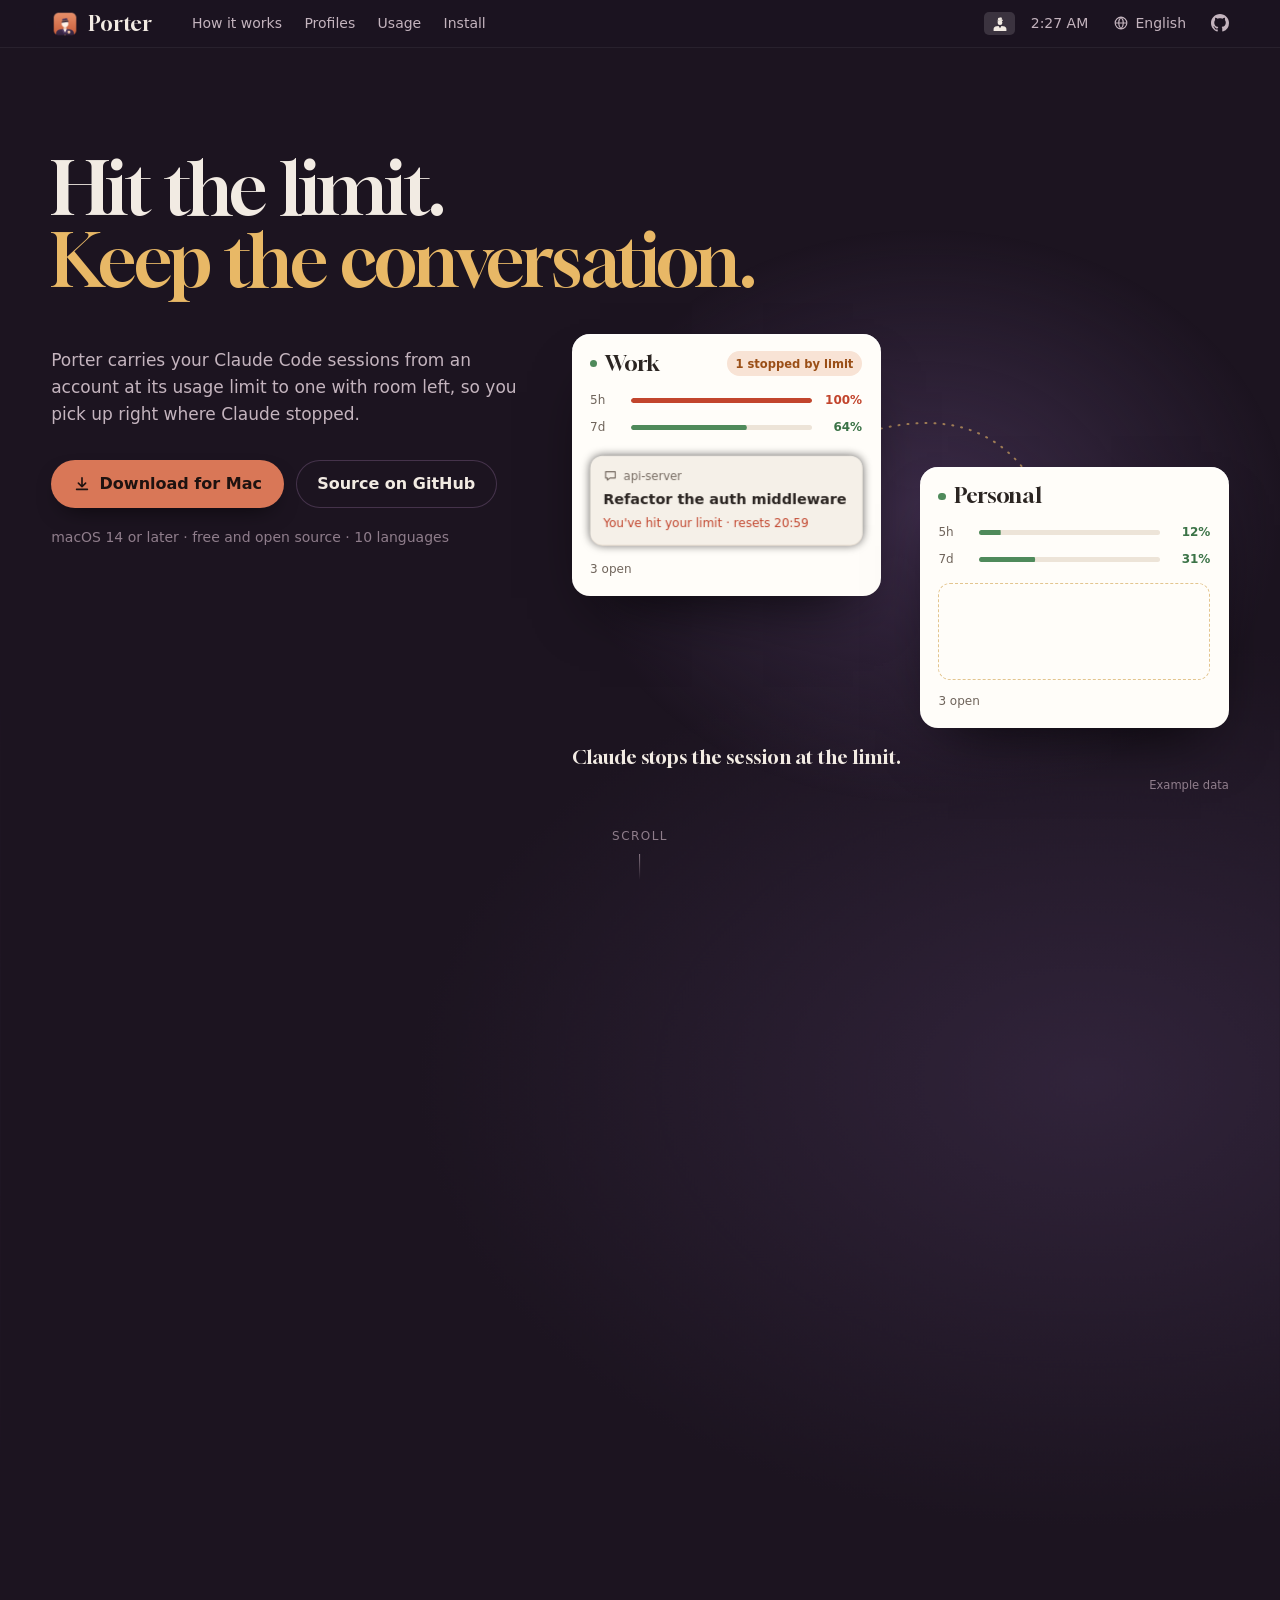
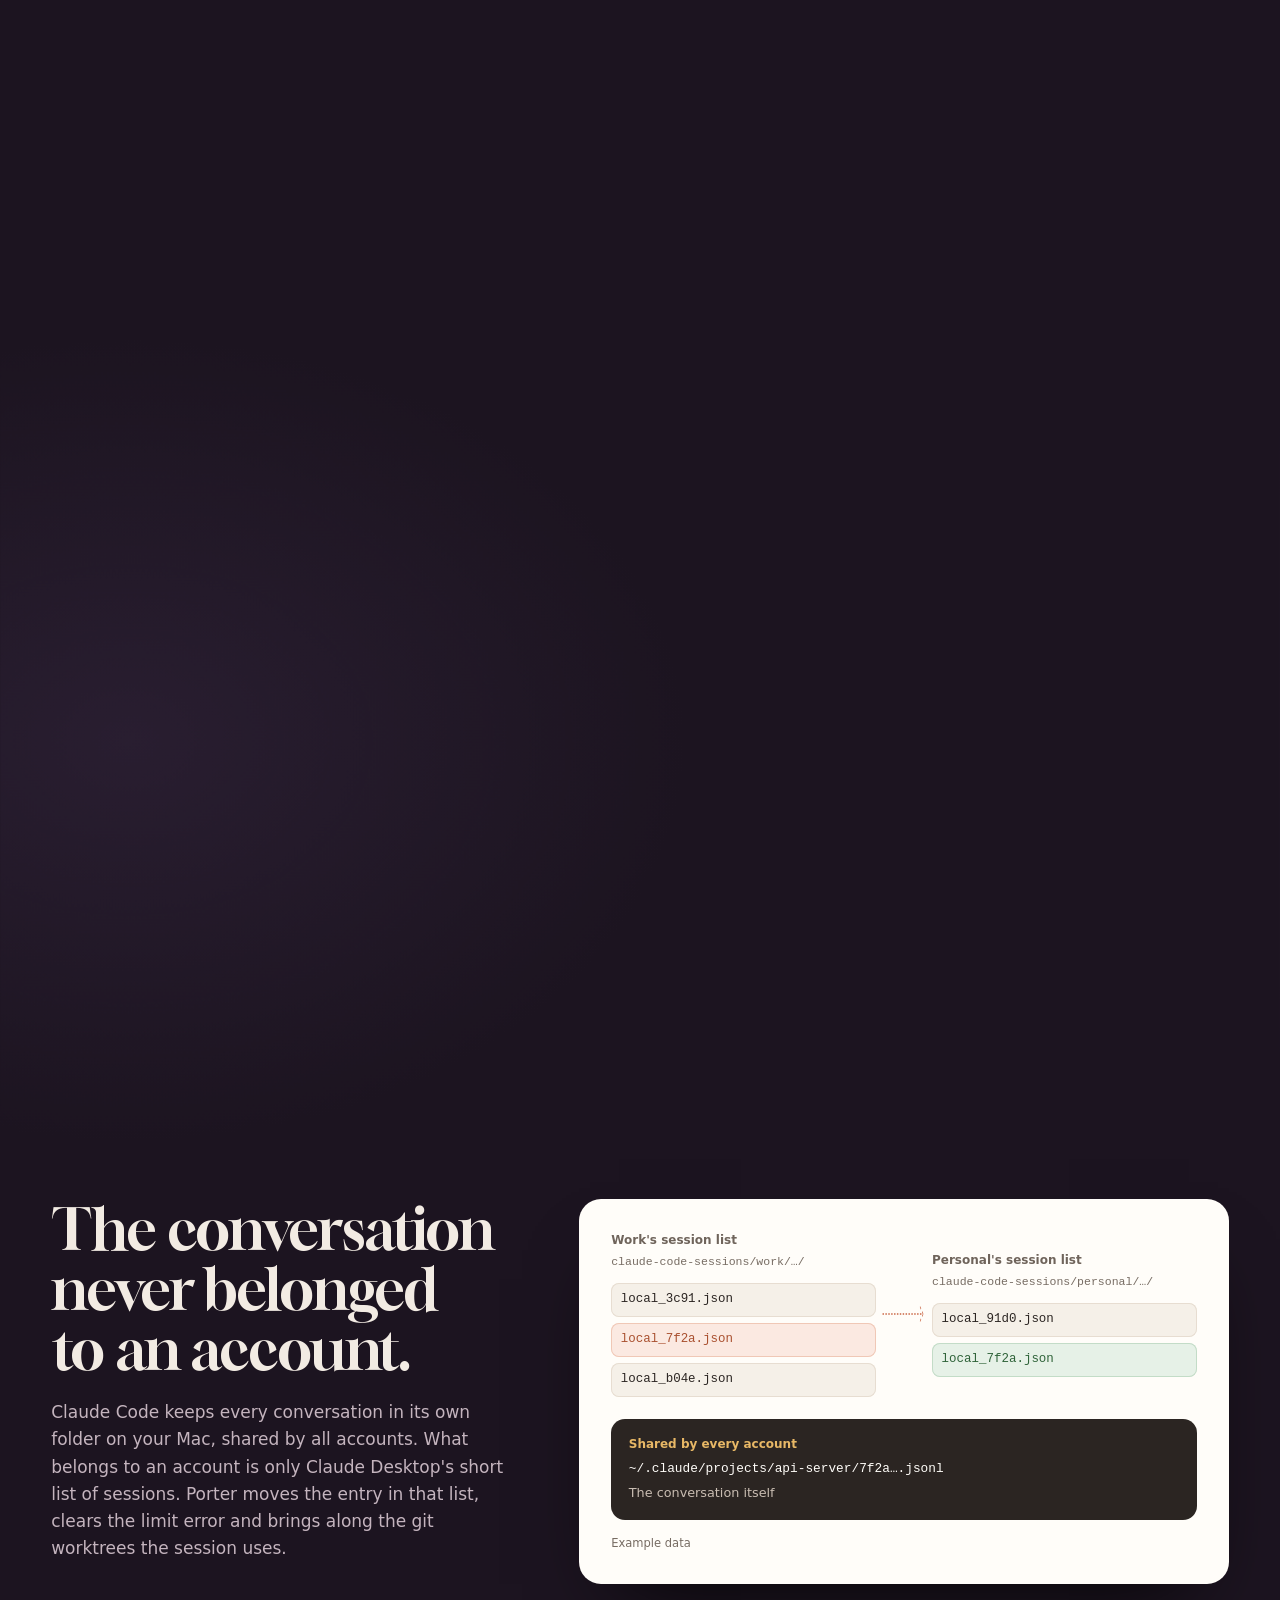
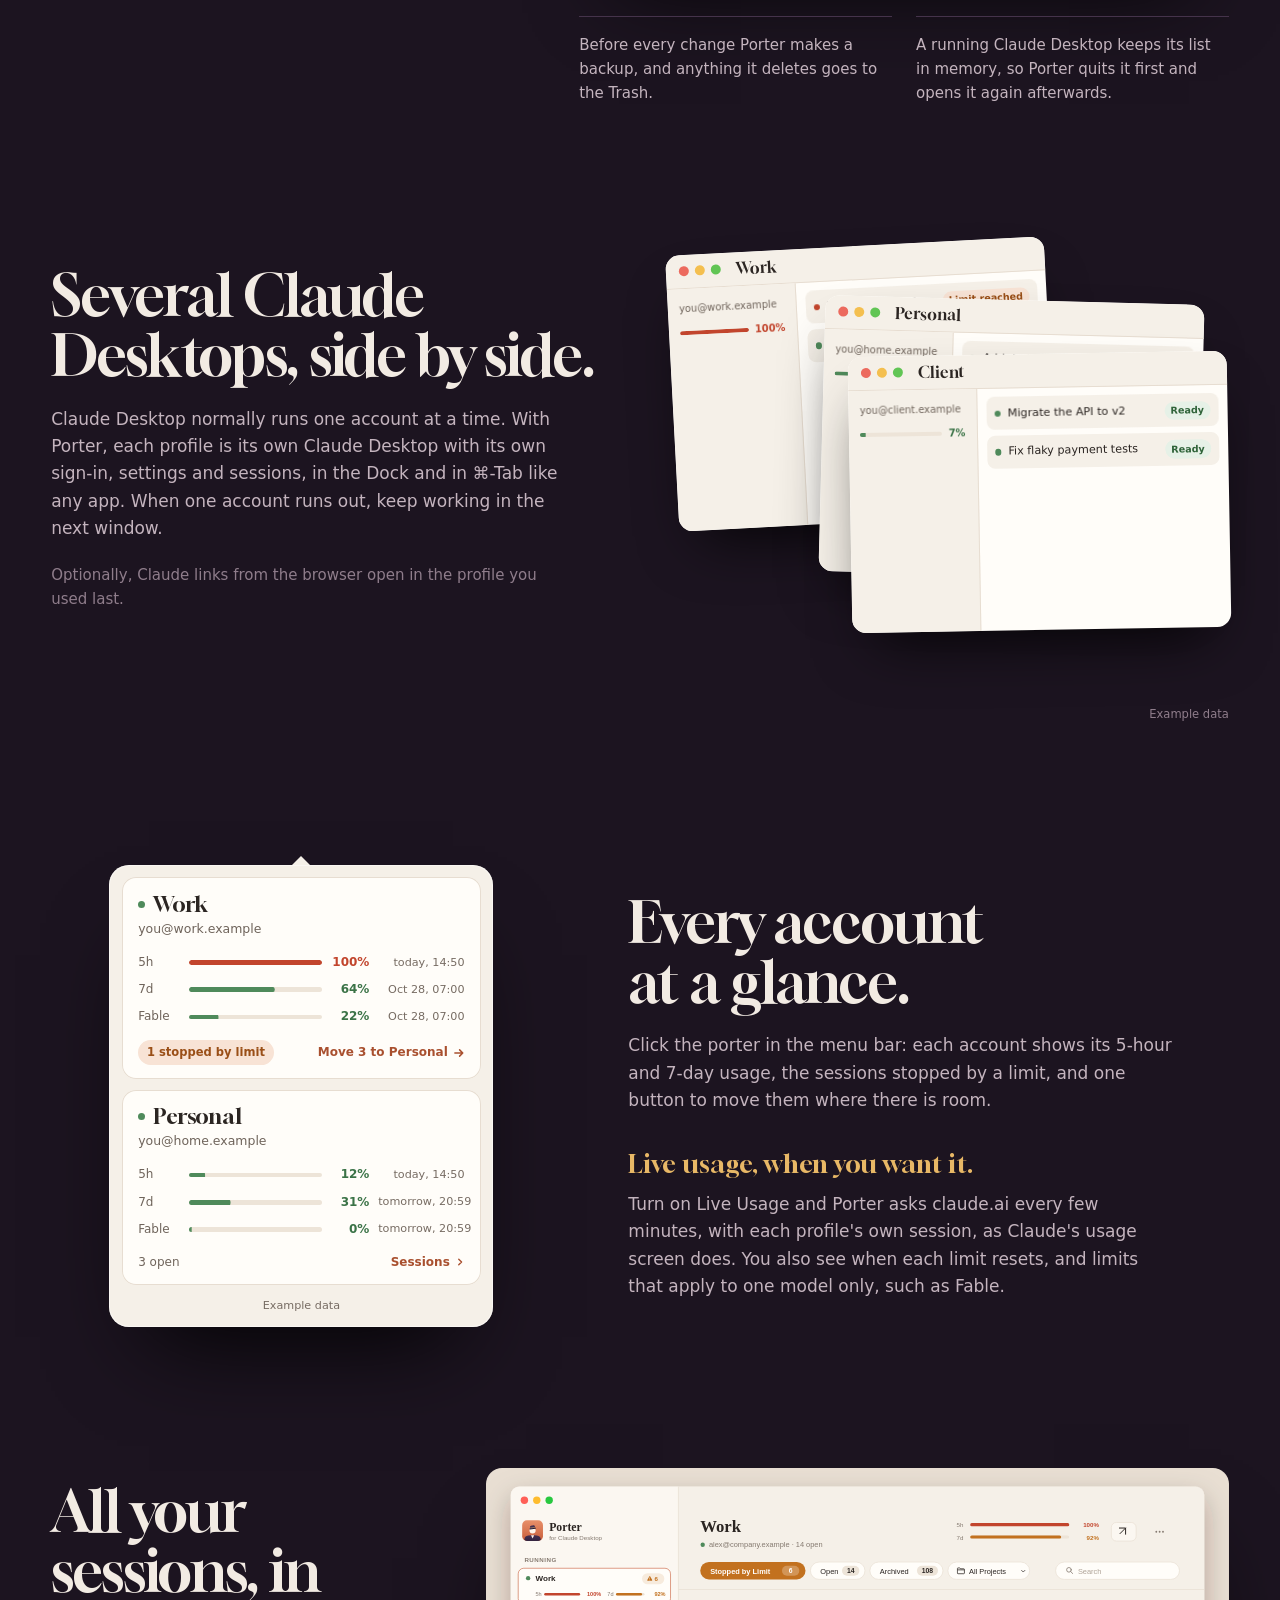
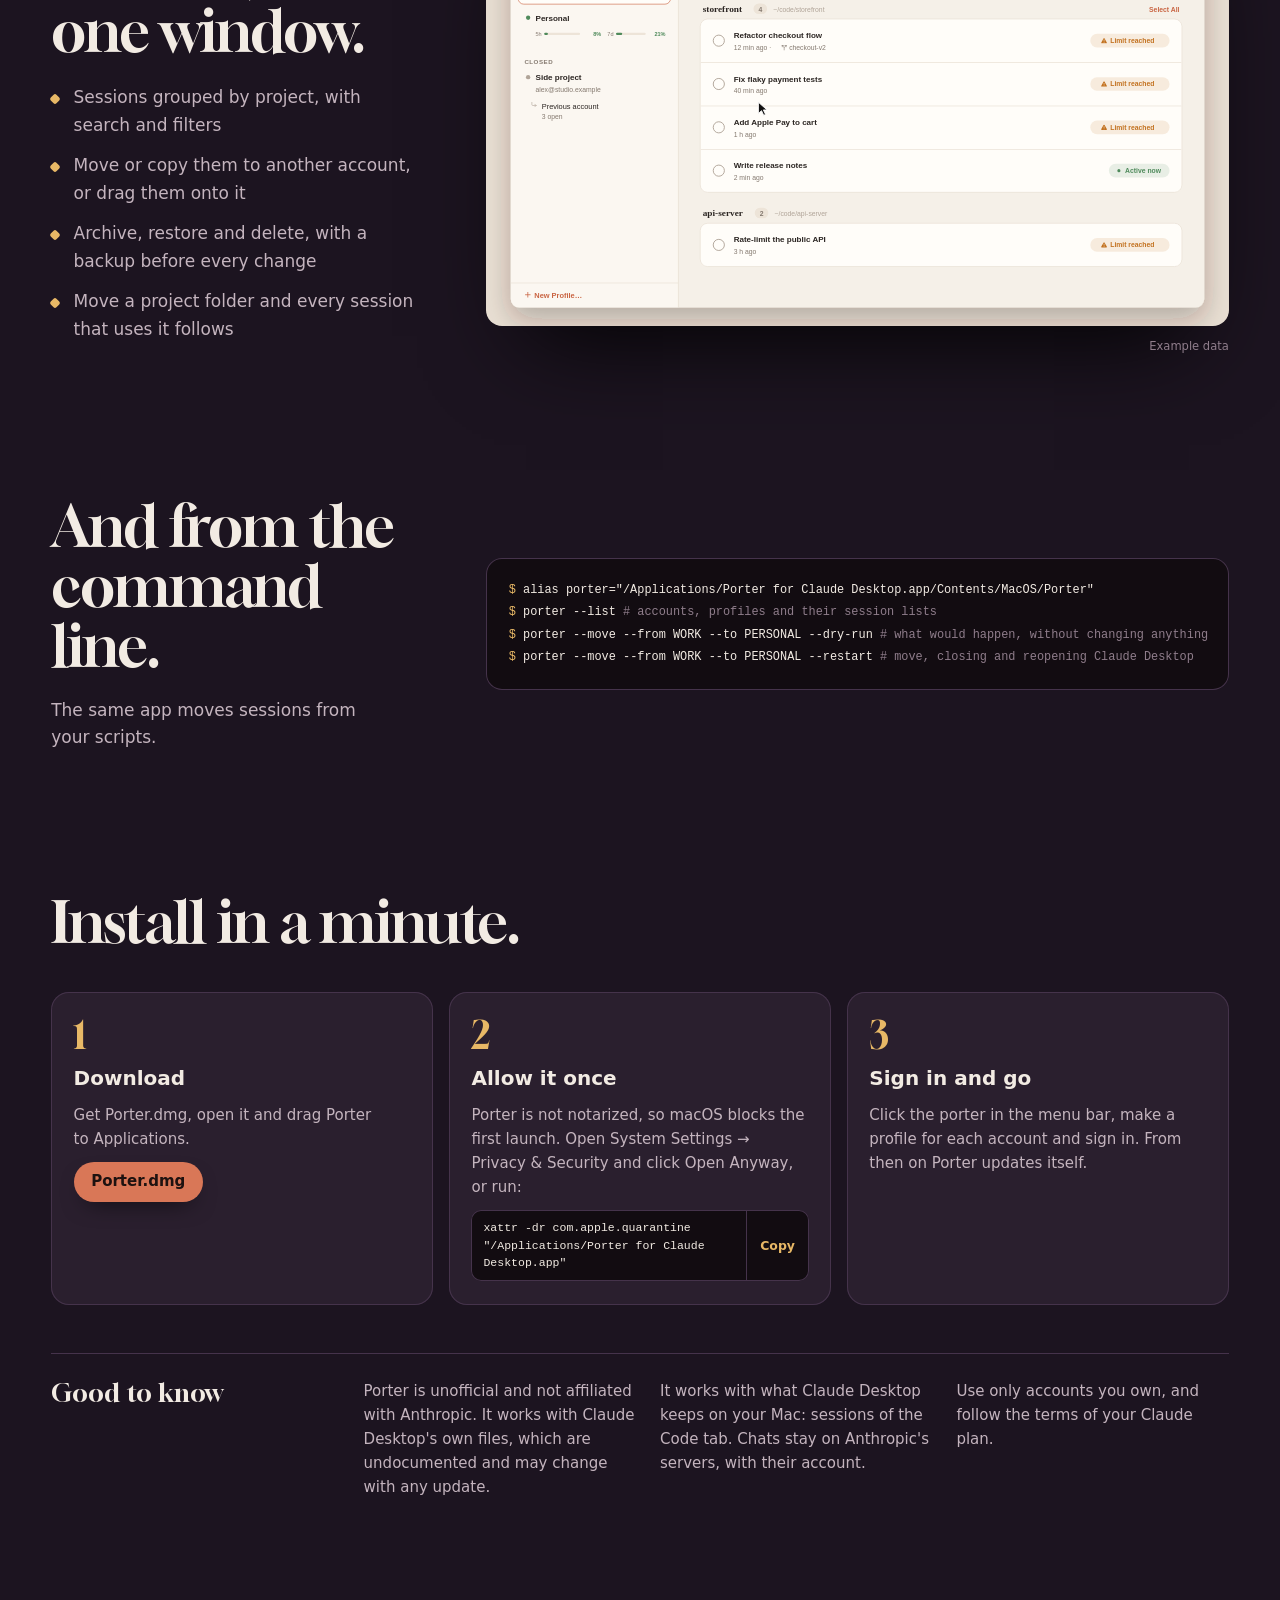
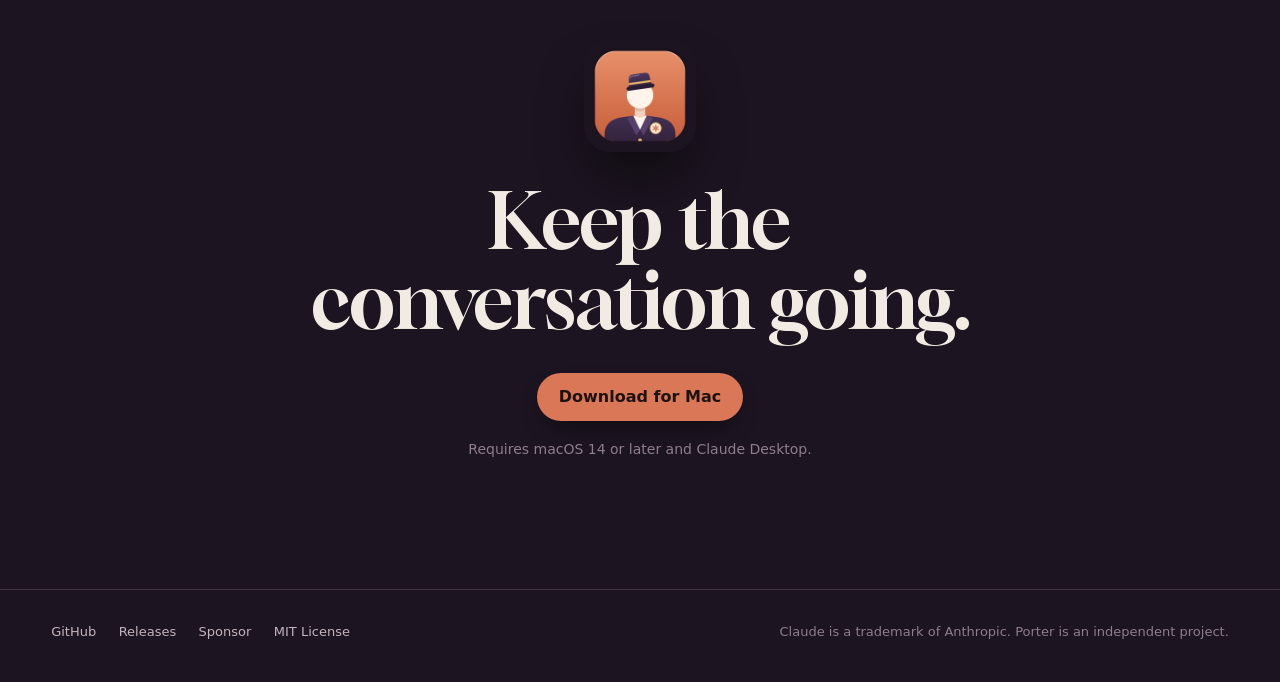
<file: docs/index.html>
<!doctype html>
<html lang="en">
<head>
<meta charset="utf-8">
<meta name="viewport" content="width=device-width, initial-scale=1">
<title>Porter for Claude Desktop: move sessions when you hit the limit</title>
<meta name="description" content="Free, open-source Mac menu-bar app. When a Claude account hits its usage limit, Porter moves your Claude Code sessions to another account.">
<link rel="canonical" href="https://matteogilioli.github.io/porter-for-claude-desktop/">
<link rel="alternate" hreflang="en" href="https://matteogilioli.github.io/porter-for-claude-desktop/">
<link rel="alternate" hreflang="it" href="https://matteogilioli.github.io/porter-for-claude-desktop/it/">
<link rel="alternate" hreflang="es" href="https://matteogilioli.github.io/porter-for-claude-desktop/es/">
<link rel="alternate" hreflang="fr" href="https://matteogilioli.github.io/porter-for-claude-desktop/fr/">
<link rel="alternate" hreflang="de" href="https://matteogilioli.github.io/porter-for-claude-desktop/de/">
<link rel="alternate" hreflang="pt-BR" href="https://matteogilioli.github.io/porter-for-claude-desktop/pt-br/">
<link rel="alternate" hreflang="zh-Hans" href="https://matteogilioli.github.io/porter-for-claude-desktop/zh-hans/">
<link rel="alternate" hreflang="ja" href="https://matteogilioli.github.io/porter-for-claude-desktop/ja/">
<link rel="alternate" hreflang="ko" href="https://matteogilioli.github.io/porter-for-claude-desktop/ko/">
<link rel="alternate" hreflang="ru" href="https://matteogilioli.github.io/porter-for-claude-desktop/ru/">
<link rel="alternate" hreflang="x-default" href="https://matteogilioli.github.io/porter-for-claude-desktop/">
<meta name="google-site-verification" content="W7OjzBVkO4PbXHlbATCozKmhWCui5hOoUjtQkoMHQnA">
<meta name="theme-color" content="#1c1420">
<meta name="color-scheme" content="dark">
<meta property="og:type" content="website">
<meta property="og:site_name" content="Porter for Claude Desktop">
<meta property="og:title" content="Porter for Claude Desktop: move sessions when you hit the limit">
<meta property="og:description" content="Free, open-source Mac menu-bar app. When a Claude account hits its usage limit, Porter moves your Claude Code sessions to another account.">
<meta property="og:url" content="https://matteogilioli.github.io/porter-for-claude-desktop/">
<meta property="og:image" content="https://matteogilioli.github.io/porter-for-claude-desktop/assets/og.png">
<meta property="og:image:width" content="1200">
<meta property="og:image:height" content="630">
<meta property="og:locale" content="en_US">
<meta name="twitter:card" content="summary_large_image">
<link rel="icon" href="assets/icon.png" type="image/png">
<link rel="apple-touch-icon" href="assets/icon.png">
<link rel="preload" href="assets/fonts/gloock-latin.woff2" as="font" type="font/woff2" crossorigin>
<link rel="stylesheet" href="assets/site.css?v=8d1a0115">
<script type="application/ld+json">{"@context": "https://schema.org", "@type": "SoftwareApplication", "name": "Porter for Claude Desktop", "operatingSystem": "macOS 14 or later", "applicationCategory": "DeveloperApplication", "description": "Free, open-source Mac menu-bar app. When a Claude account hits its usage limit, Porter moves your Claude Code sessions to another account.", "url": "https://matteogilioli.github.io/porter-for-claude-desktop/", "downloadUrl": "https://github.com/matteogilioli/porter-for-claude-desktop/releases/latest/download/Porter.dmg", "codeRepository": "https://github.com/matteogilioli/porter-for-claude-desktop", "license": "https://opensource.org/licenses/MIT", "inLanguage": "en", "image": "https://matteogilioli.github.io/porter-for-claude-desktop/assets/og.png", "offers": {"@type": "Offer", "price": "0", "priceCurrency": "USD"}, "author": {"@type": "Person", "name": "Matteo Gilioli", "url": "https://github.com/matteogilioli"}}</script>
</head>
<body>
<a class="skip" href="#main">Skip to content</a>

<header class="menubar">
  <a class="brand" href="./">
    <img src="assets/icon.png" width="28" height="28" alt="">
    <span>Porter</span>
  </a>
  <nav class="menubar-nav" aria-label="Porter">
    <a href="#how">How it works</a>
    <a href="#profiles">Profiles</a>
    <a href="#usage">Usage</a>
    <a href="#install">Install</a>
  </nav>
  <div class="menubar-right">
    <span class="status-item" aria-hidden="true"><svg viewBox="0 0 180 180" width="16" height="16"><g fill="currentColor" fill-rule="evenodd"><path d="M18 180V158q0-26 34-31l22-3 16 26 16-26 22 3q34 5 34 31v22z"/><circle cx="90" cy="86" r="27"/><g transform="rotate(-8 90 52)"><path d="M68 40q0-12 12-12h20q12 0 12 12l3 16H65z"/><rect x="58" y="58" width="64" height="11" rx="5.5"/></g></g></svg></span>
    <time class="clock" aria-hidden="true"></time>
    <details class="langs">
      <summary aria-label="Language">
        <svg viewBox="0 0 20 20" width="16" height="16" aria-hidden="true"><circle cx="10" cy="10" r="7.25" fill="none" stroke="currentColor" stroke-width="1.5"/><path d="M2.75 10h14.5M10 2.75c2 2.1 2.9 4.5 2.9 7.25S12 15.15 10 17.25M10 2.75C8 4.85 7.1 7.25 7.1 10s.9 5.15 2.9 7.25" fill="none" stroke="currentColor" stroke-width="1.5"/></svg>
        <span>English</span>
      </summary>
      <ul><li><a href="" hreflang="en" lang="en" aria-current="page">English</a></li><li><a href="it/" hreflang="it" lang="it">Italiano</a></li><li><a href="es/" hreflang="es" lang="es">Español</a></li><li><a href="fr/" hreflang="fr" lang="fr">Français</a></li><li><a href="de/" hreflang="de" lang="de">Deutsch</a></li><li><a href="pt-br/" hreflang="pt-BR" lang="pt-BR">Português</a></li><li><a href="zh-hans/" hreflang="zh-Hans" lang="zh-Hans">简体中文</a></li><li><a href="ja/" hreflang="ja" lang="ja">日本語</a></li><li><a href="ko/" hreflang="ko" lang="ko">한국어</a></li><li><a href="ru/" hreflang="ru" lang="ru">Русский</a></li></ul>
    </details>
    <a class="gh" href="https://github.com/matteogilioli/porter-for-claude-desktop" aria-label="GitHub">
      <svg viewBox="0 0 16 16" width="18" height="18" aria-hidden="true"><path fill="currentColor" d="M8 0C3.58 0 0 3.58 0 8c0 3.54 2.29 6.53 5.47 7.59.4.07.55-.17.55-.38 0-.19-.01-.82-.01-1.49-2.01.37-2.53-.49-2.69-.94-.09-.23-.48-.94-.82-1.13-.28-.15-.68-.52-.01-.53.63-.01 1.08.58 1.23.82.72 1.21 1.87.87 2.33.66.07-.52.28-.87.51-1.07-1.78-.2-3.64-.89-3.64-3.95 0-.87.31-1.59.82-2.15-.08-.2-.36-1.02.08-2.12 0 0 .67-.21 2.2.82.64-.18 1.32-.27 2-.27.68 0 1.36.09 2 .27 1.53-1.04 2.2-.82 2.2-.82.44 1.1.16 1.92.08 2.12.51.56.82 1.27.82 2.15 0 3.07-1.87 3.75-3.65 3.95.29.25.54.73.54 1.48 0 1.07-.01 1.93-.01 2.2 0 .21.15.46.55.38A8.01 8.01 0 0 0 16 8c0-4.42-3.58-8-8-8Z"/></svg>
    </a>
  </div>
</header>

<main id="main">

<section class="carry" id="carry" aria-labelledby="hero-title">
  <div class="stage">
    <h1 id="hero-title"><span>Hit the limit.</span> <span class="accent">Keep the conversation.</span></h1>
    <div class="hero-copy">
      <p class="lead">Porter carries your Claude Code sessions from an account at its usage limit to one with room left, so you pick up right where Claude stopped.</p>
      <div class="actions">
        <a class="button primary" href="https://github.com/matteogilioli/porter-for-claude-desktop/releases/latest/download/Porter.dmg">
          <svg viewBox="0 0 20 20" width="18" height="18" aria-hidden="true"><path d="M10 3v10m0 0-4-4m4 4 4-4M4 16h12" fill="none" stroke="currentColor" stroke-width="1.8" stroke-linecap="round" stroke-linejoin="round"/></svg>
          Download for Mac
        </a>
        <a class="button ghost" href="https://github.com/matteogilioli/porter-for-claude-desktop">Source on GitHub</a>
      </div>
      <p class="meta">macOS 14 or later · free and open source · 10 languages</p>
    </div>

    <div class="deck" aria-label="Example accounts and session" role="img">
      <svg class="path" aria-hidden="true"><path class="path-track"/><path class="path-ink"/></svg>

      <article class="account account-a" aria-hidden="true">
        <header><span class="dot"></span><p class="name">Work</p><span class="badge warn">1 stopped by limit</span></header>
        <div class="bars">
          <div class="bar"><span>5h</span><i style="--v:100" data-tone="red"></i><b>100%</b></div>
          <div class="bar"><span>7d</span><i style="--v:64" data-tone="green"></i><b>64%</b></div>
        </div>
        <div class="slot slot-a"></div>
        <footer><span class="count-a" data-before="3 open" data-after="3 open">3 open</span></footer>
      </article>

      <article class="account account-b" aria-hidden="true">
        <header><span class="dot"></span><p class="name">Personal</p></header>
        <div class="bars">
          <div class="bar"><span>5h</span><i class="b5" style="--v:12" data-tone="green"></i><b class="b5n">12%</b></div>
          <div class="bar"><span>7d</span><i style="--v:31" data-tone="green"></i><b>31%</b></div>
        </div>
        <div class="slot slot-b"></div>
        <footer><span class="count-b" data-before="3 open" data-after="4 open">3 open</span></footer>
      </article>

      <article class="session" aria-hidden="true">
        <img class="porter-ride" src="assets/icon.png" width="34" height="34" alt="">
        <div class="session-top">
          <svg viewBox="0 0 16 16" width="14" height="14"><path d="M2.5 3.5h11v7h-6l-3 2.5v-2.5h-2z" fill="none" stroke="currentColor" stroke-width="1.3" stroke-linejoin="round"/></svg>
          <span class="session-project">api-server</span>
        </div>
        <p class="session-title">Refactor the auth middleware</p>
        <p class="session-status">
          <span class="status-error">You&#x27;ve hit your limit · resets 20:59</span>
          <span class="status-ok">Ready to continue</span>
        </p>
      </article>

      <p class="demo-note">Example data</p>
      <ol class="steps">
        <li>Claude stops the session at the limit.</li>
        <li>Porter carries it to an account with room.</li>
        <li>Same conversation, new account.</li>
      </ol>
    </div>
    <span class="scroll-hint" aria-hidden="true">Scroll</span>
  </div>
</section>

<section class="how" id="how" aria-labelledby="how-title">
  <div class="how-copy">
    <h2 id="how-title">The conversation never belonged to an account.</h2>
    <p>Claude Code keeps every conversation in its own folder on your Mac, shared by all accounts. What belongs to an account is only Claude Desktop&#x27;s short list of sessions. Porter moves the entry in that list, clears the limit error and brings along the git worktrees the session uses.</p>
  </div>
  <figure class="ledger" aria-hidden="true">
    <div class="ledger-lists">
      <div class="ledger-list">
        <p class="ledger-label">Work&#x27;s session list</p>
        <code>claude-code-sessions/work/…/</code>
        <ul>
          <li><code>local_3c91.json</code></li>
          <li class="moving"><code>local_7f2a.json</code></li>
          <li><code>local_b04e.json</code></li>
        </ul>
      </div>
      <div class="ledger-arrow"><svg viewBox="0 0 120 24" preserveAspectRatio="none"><path d="M2 12h112m0 0-8-7m8 7-8 7" fill="none" stroke="currentColor" stroke-width="1.5" stroke-dasharray="3 5" stroke-linecap="round"/></svg></div>
      <div class="ledger-list">
        <p class="ledger-label">Personal&#x27;s session list</p>
        <code>claude-code-sessions/personal/…/</code>
        <ul>
          <li><code>local_91d0.json</code></li>
          <li class="landing"><code>local_7f2a.json</code></li>
        </ul>
      </div>
    </div>
    <div class="ledger-shelf">
      <p class="ledger-label">Shared by every account</p>
      <code>~/.claude/projects/api-server/7f2a….jsonl</code>
      <span>The conversation itself</span>
    </div>
    <figcaption>Example data</figcaption>
  </figure>
  <ul class="how-notes">
    <li>Before every change Porter makes a backup, and anything it deletes goes to the Trash.</li>
    <li>A running Claude Desktop keeps its list in memory, so Porter quits it first and opens it again afterwards.</li>
  </ul>
</section>

<section class="profiles" id="profiles" aria-labelledby="profiles-title">
  <div class="profiles-copy">
    <h2 id="profiles-title">Several Claude Desktops, side by side.</h2>
    <p>Claude Desktop normally runs one account at a time. With Porter, each profile is its own Claude Desktop with its own sign-in, settings and sessions, in the Dock and in ⌘-Tab like any app. When one account runs out, keep working in the next window.</p>
    <p class="aside">Optionally, Claude links from the browser open in the profile you used last.</p>
  </div>
  <div class="windows" aria-hidden="true">
    <div class="win w1"><div class="win-bar"><i></i><i></i><i></i><span>Work</span></div>
      <div class="win-body"><aside><p class="w-acc">you@work.example</p><div class="w-bar"><i style="--v:100" data-tone="red"></i><b>100%</b></div></aside><ul><li><span class="s-dot stop"></span><span class="s-title">Refactor the auth middleware</span><span class="pill stop">Limit reached</span></li><li><span class="s-dot ok"></span><span class="s-title">Fix flaky payment tests</span><span class="pill ok">Ready</span></li></ul></div></div>
    <div class="win w2"><div class="win-bar"><i></i><i></i><i></i><span>Personal</span></div>
      <div class="win-body"><aside><p class="w-acc">you@home.example</p><div class="w-bar"><i style="--v:18" data-tone="green"></i><b>18%</b></div></aside><ul><li><span class="s-dot ok"></span><span class="s-title">Add dark mode to settings</span><span class="pill ok">Ready</span></li><li><span class="s-dot ok"></span><span class="s-title">Write the release notes</span><span class="pill ok">Ready</span></li></ul></div></div>
    <div class="win w3"><div class="win-bar"><i></i><i></i><i></i><span>Client</span></div>
      <div class="win-body"><aside><p class="w-acc">you@client.example</p><div class="w-bar"><i style="--v:7" data-tone="green"></i><b>7%</b></div></aside><ul><li><span class="s-dot ok"></span><span class="s-title">Migrate the API to v2</span><span class="pill ok">Ready</span></li><li><span class="s-dot ok"></span><span class="s-title">Fix flaky payment tests</span><span class="pill ok">Ready</span></li></ul></div></div>
  </div>
  <p class="example-note">Example data</p>
</section>

<section class="usage" id="usage" aria-labelledby="usage-title">
  <div class="panel" aria-label="Example data" role="img">
    <div class="panel-card">
      <header><span class="dot on"></span><p class="name">Work</p></header>
      <p class="mail">you@work.example</p>
      <div class="bars wide">
        <div class="bar"><span>5h</span><i style="--v:100" data-tone="red"></i><b>100%</b><time>today, 14:50</time></div>
        <div class="bar"><span>7d</span><i style="--v:64" data-tone="green"></i><b>64%</b><time>Oct 28, 07:00</time></div>
        <div class="bar"><span>Fable</span><i style="--v:22" data-tone="green"></i><b>22%</b><time>Oct 28, 07:00</time></div>
      </div>
      <footer><span class="badge warn">1 stopped by limit</span><a class="panel-move">Move 3 to Personal <svg viewBox="0 0 16 16" width="12" height="12" aria-hidden="true"><path fill="none" stroke="currentColor" stroke-width="2" stroke-linecap="round" stroke-linejoin="round" d="M2.5 8H13M8.8 3.8 13 8l-4.2 4.2"/></svg></a></footer>
    </div>
    <div class="panel-card">
      <header><span class="dot on"></span><p class="name">Personal</p></header>
      <p class="mail">you@home.example</p>
      <div class="bars wide">
        <div class="bar"><span>5h</span><i class="live" style="--v:12" data-tone="green"></i><b class="live-n">12%</b><time>today, 14:50</time></div>
        <div class="bar"><span>7d</span><i style="--v:31" data-tone="green"></i><b>31%</b><time>tomorrow, 20:59</time></div>
        <div class="bar"><span>Fable</span><i style="--v:0" data-tone="green"></i><b>0%</b><time>tomorrow, 20:59</time></div>
      </div>
      <footer><span>3 open</span><a class="panel-link">Sessions <svg viewBox="0 0 16 16" width="10" height="10" aria-hidden="true"><path fill="none" stroke="currentColor" stroke-width="2.2" stroke-linecap="round" stroke-linejoin="round" d="m6 3.5 4.5 4.5L6 12.5"/></svg></a></footer>
    </div>
    <p class="example">Example data</p>
  </div>
  <div class="usage-copy">
    <h2 id="usage-title">Every account at a glance.</h2>
    <p>Click the porter in the menu bar: each account shows its 5-hour and 7-day usage, the sessions stopped by a limit, and one button to move them where there is room.</p>
    <h3>Live usage, when you want it.</h3>
    <p>Turn on Live Usage and Porter asks claude.ai every few minutes, with each profile&#x27;s own session, as Claude&#x27;s usage screen does. You also see when each limit resets, and limits that apply to one model only, such as Fable.</p>
  </div>
</section>

<section class="window" aria-labelledby="window-title">
  <div class="window-copy">
    <h2 id="window-title">All your sessions, in one window.</h2>
    <ul><li>Sessions grouped by project, with search and filters</li><li>Move or copy them to another account, or drag them onto it</li><li>Archive, restore and delete, with a backup before every change</li><li>Move a project folder and every session that uses it follows</li></ul>
  </div>
  <figure class="window-figure">
    <img class="window-shot" src="assets/window.svg" width="1200" height="740" loading="lazy" alt="Porter&#x27;s main window: accounts in a sidebar, sessions grouped by project, and an action bar with Archive, Delete and Move To">
    <figcaption>Example data</figcaption>
  </figure>
</section>

<section class="cli" aria-labelledby="cli-title">
  <div class="cli-copy">
    <h2 id="cli-title">And from the command line.</h2>
    <p>The same app moves sessions from your scripts.</p>
  </div>
  <pre class="terminal"><code><span class="line"><span class="prompt">$</span> <span class="nw">alias</span> <span class="arg-path">porter="/Applications/Porter for Claude Desktop.app/Contents/MacOS/Porter"</span></span><span class="line"><span class="prompt">$</span> <span class="nw">porter</span> <span class="nw">--list</span> <span class="c"># accounts, profiles and their session lists</span></span><span class="line"><span class="prompt">$</span> <span class="nw">porter</span> <span class="nw">--move</span> <span class="nw">--from WORK</span> <span class="nw">--to PERSONAL</span> <span class="nw">--dry-run</span> <span class="c"># what would happen, without changing anything</span></span><span class="line"><span class="prompt">$</span> <span class="nw">porter</span> <span class="nw">--move</span> <span class="nw">--from WORK</span> <span class="nw">--to PERSONAL</span> <span class="nw">--restart</span> <span class="c"># move, closing and reopening Claude Desktop</span></span></code></pre>
</section>

<section class="install" id="install" aria-labelledby="install-title">
  <h2 id="install-title">Install in a minute.</h2>
  <ol class="install-steps">
    <li>
      <h3>Download</h3>
      <p>Get Porter.dmg, open it and drag Porter to Applications.</p>
      <a class="button primary small" href="https://github.com/matteogilioli/porter-for-claude-desktop/releases/latest/download/Porter.dmg">Porter.dmg</a>
    </li>
    <li>
      <h3>Allow it once</h3>
      <p>Porter is not notarized, so macOS blocks the first launch. Open System Settings → Privacy &amp; Security and click Open Anyway, or run:</p>
      <div class="cmd"><code id="xattr">xattr -dr com.apple.quarantine "/Applications/Porter for Claude Desktop.app"</code><button type="button" class="copy" data-copy="xattr" data-done="Copied">Copy</button></div>
    </li>
    <li>
      <h3>Sign in and go</h3>
      <p>Click the porter in the menu bar, make a profile for each account and sign in. From then on Porter updates itself.</p>
    </li>
  </ol>
  <aside class="honest" aria-labelledby="honest-title">
    <h3 id="honest-title">Good to know</h3>
    <ul>
      <li>Porter is unofficial and not affiliated with Anthropic. It works with Claude Desktop&#x27;s own files, which are undocumented and may change with any update.</li>
      <li>It works with what Claude Desktop keeps on your Mac: sessions of the Code tab. Chats stay on Anthropic&#x27;s servers, with their account.</li>
      <li>Use only accounts you own, and follow the terms of your Claude plan.</li>
    </ul>
  </aside>
</section>

<section class="close" aria-labelledby="close-title">
  <img src="assets/icon.png" width="112" height="112" alt="">
  <h2 id="close-title">Keep the conversation going.</h2>
  <a class="button primary" href="https://github.com/matteogilioli/porter-for-claude-desktop/releases/latest/download/Porter.dmg">Download for Mac</a>
  <p class="meta">Requires macOS 14 or later and Claude Desktop.</p>
</section>

</main>

<footer class="foot">
  <nav aria-label="Links">
    <a href="https://github.com/matteogilioli/porter-for-claude-desktop">GitHub</a>
    <a href="https://github.com/matteogilioli/porter-for-claude-desktop/releases">Releases</a>
    <a href="https://github.com/sponsors/matteogilioli">Sponsor</a>
    <a href="https://github.com/matteogilioli/porter-for-claude-desktop/blob/main/LICENSE">MIT License</a>
  </nav>
  <p>Claude is a trademark of Anthropic. Porter is an independent project.</p>
</footer>

<script src="assets/site.js?v=db3989b0" defer></script>
</body>
</html>
</file>
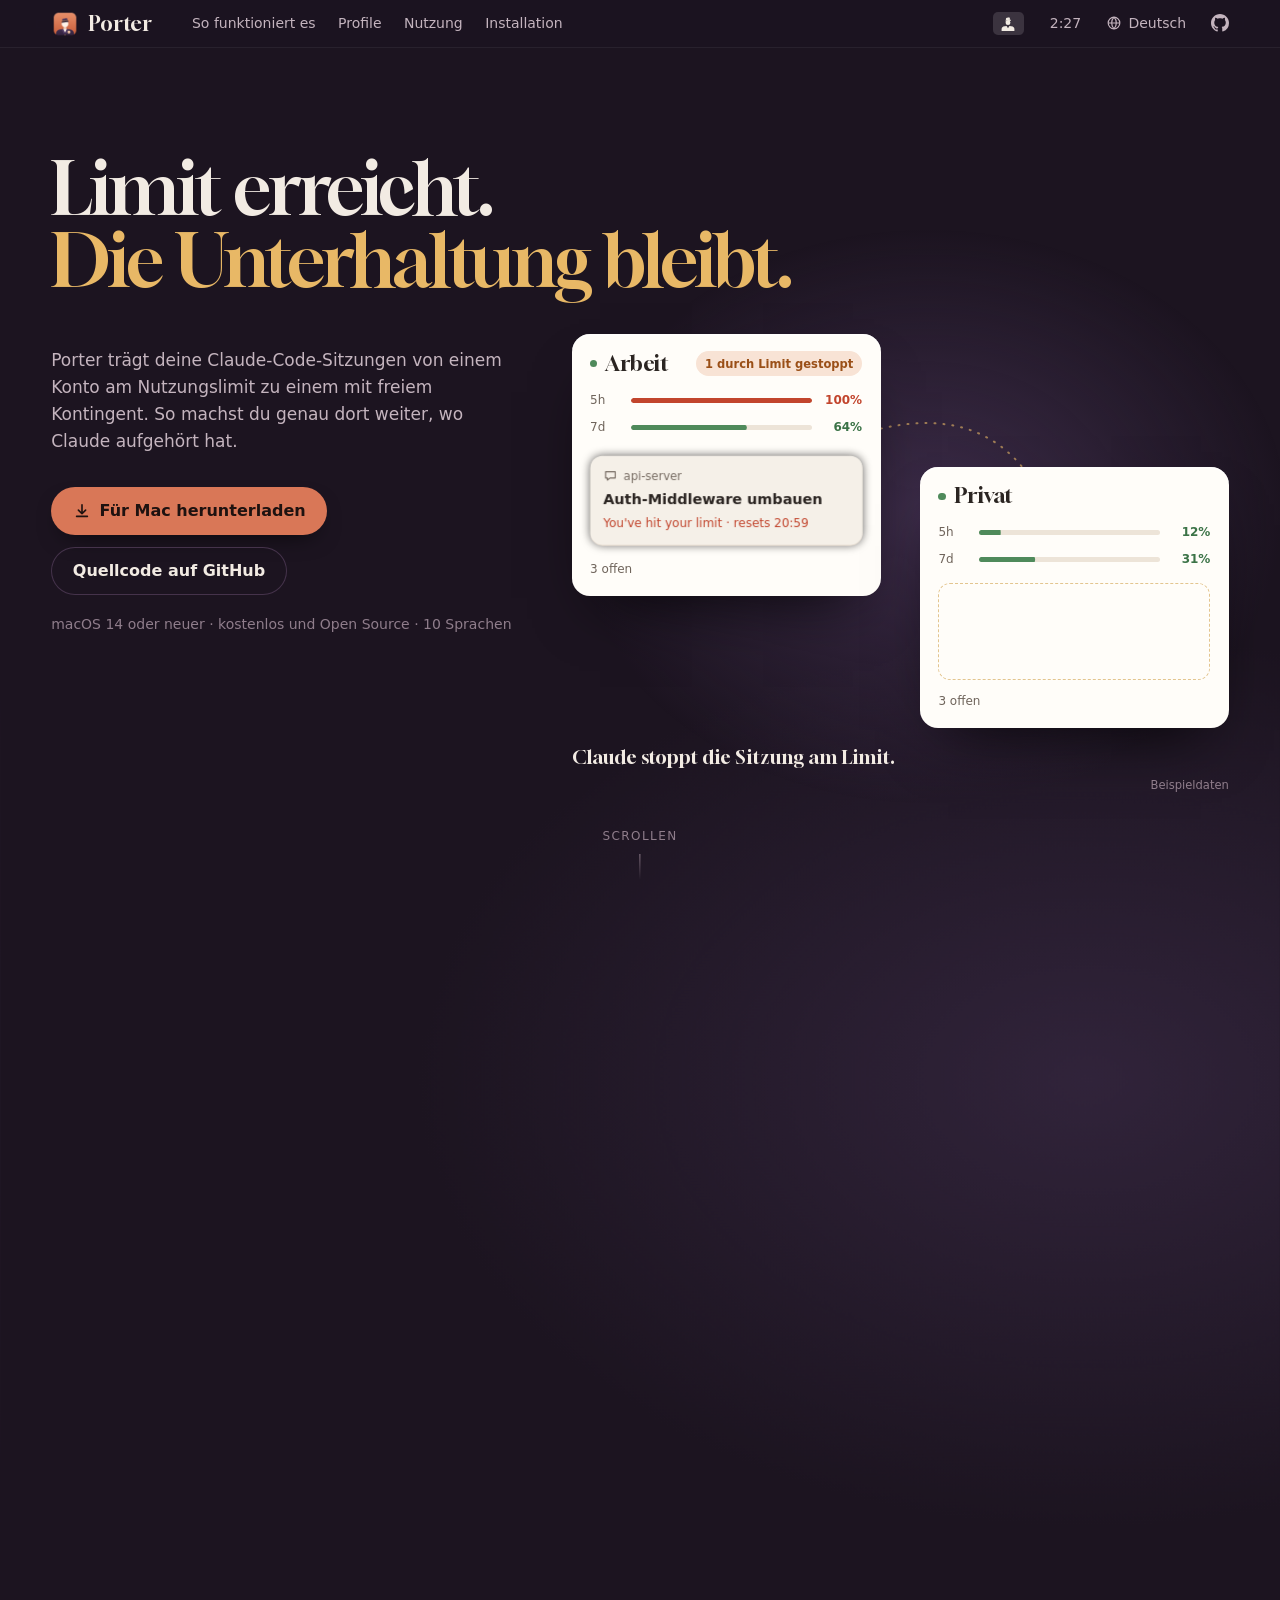
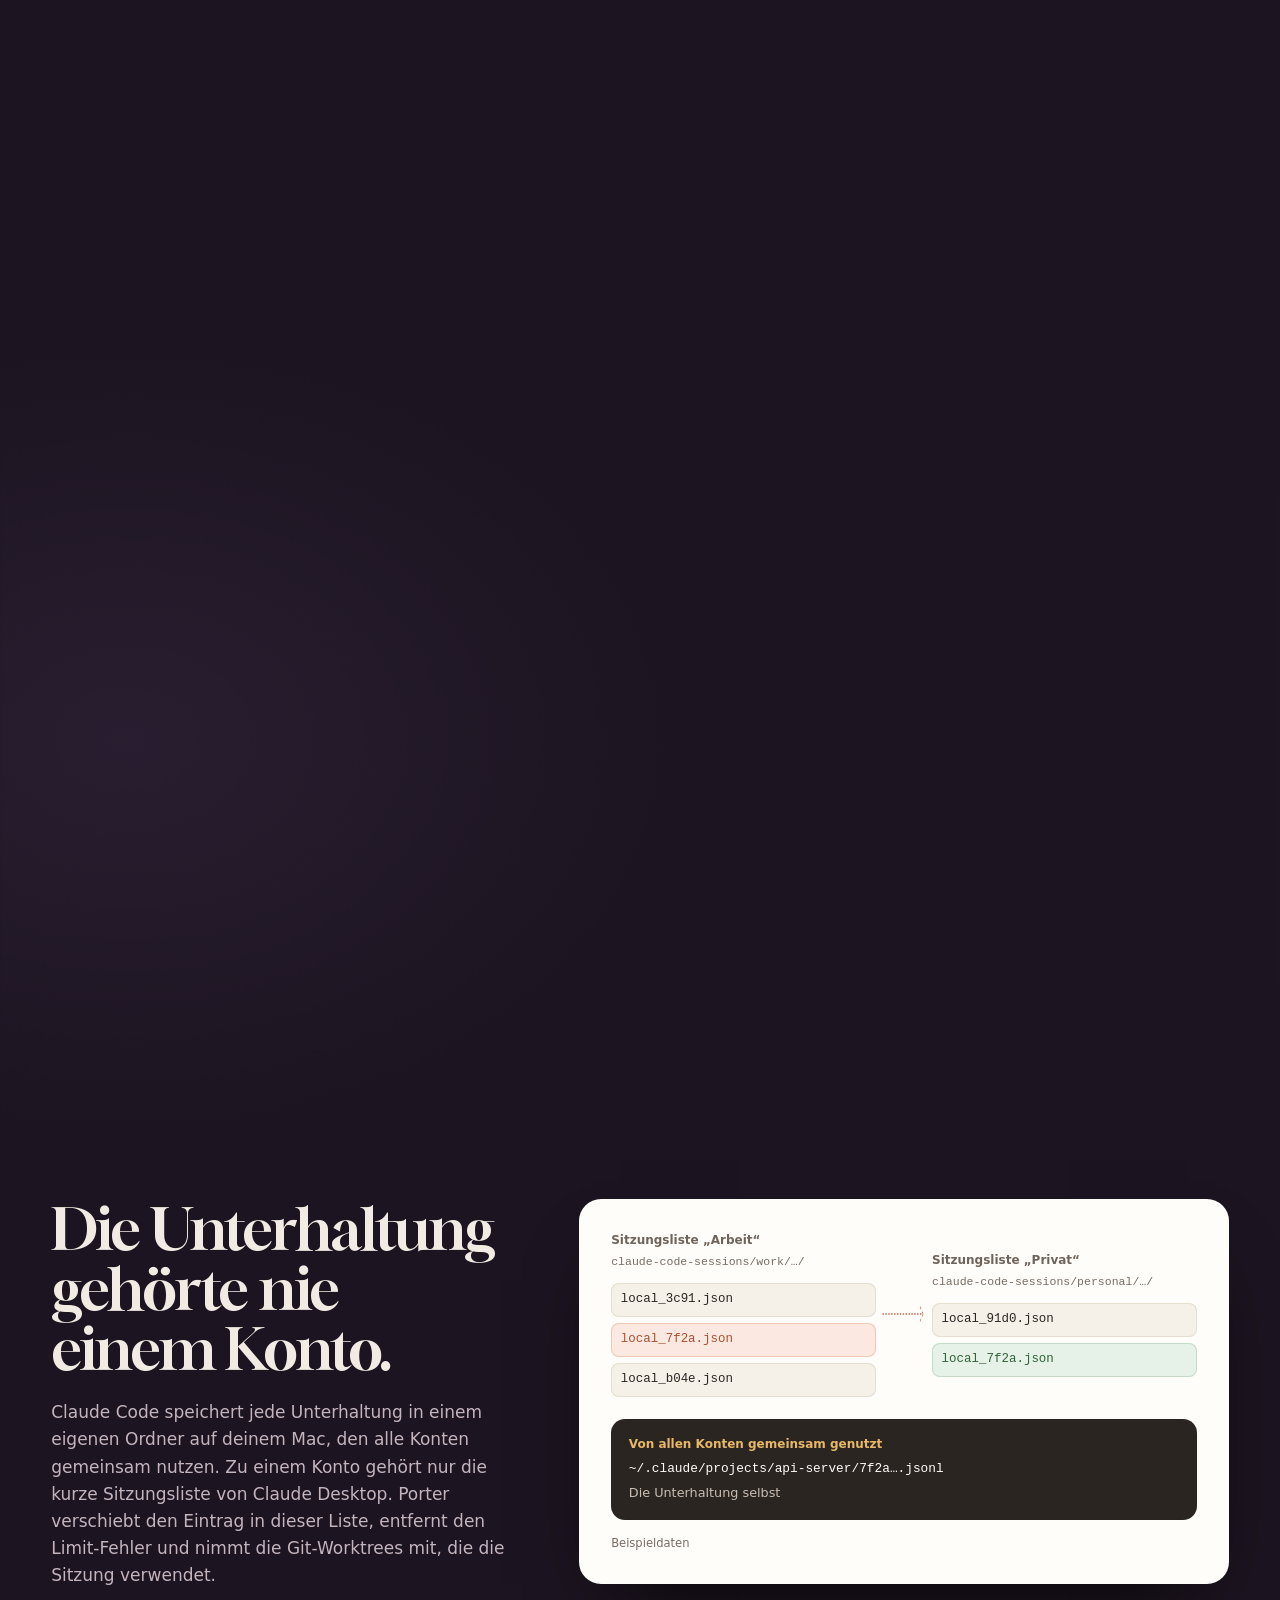
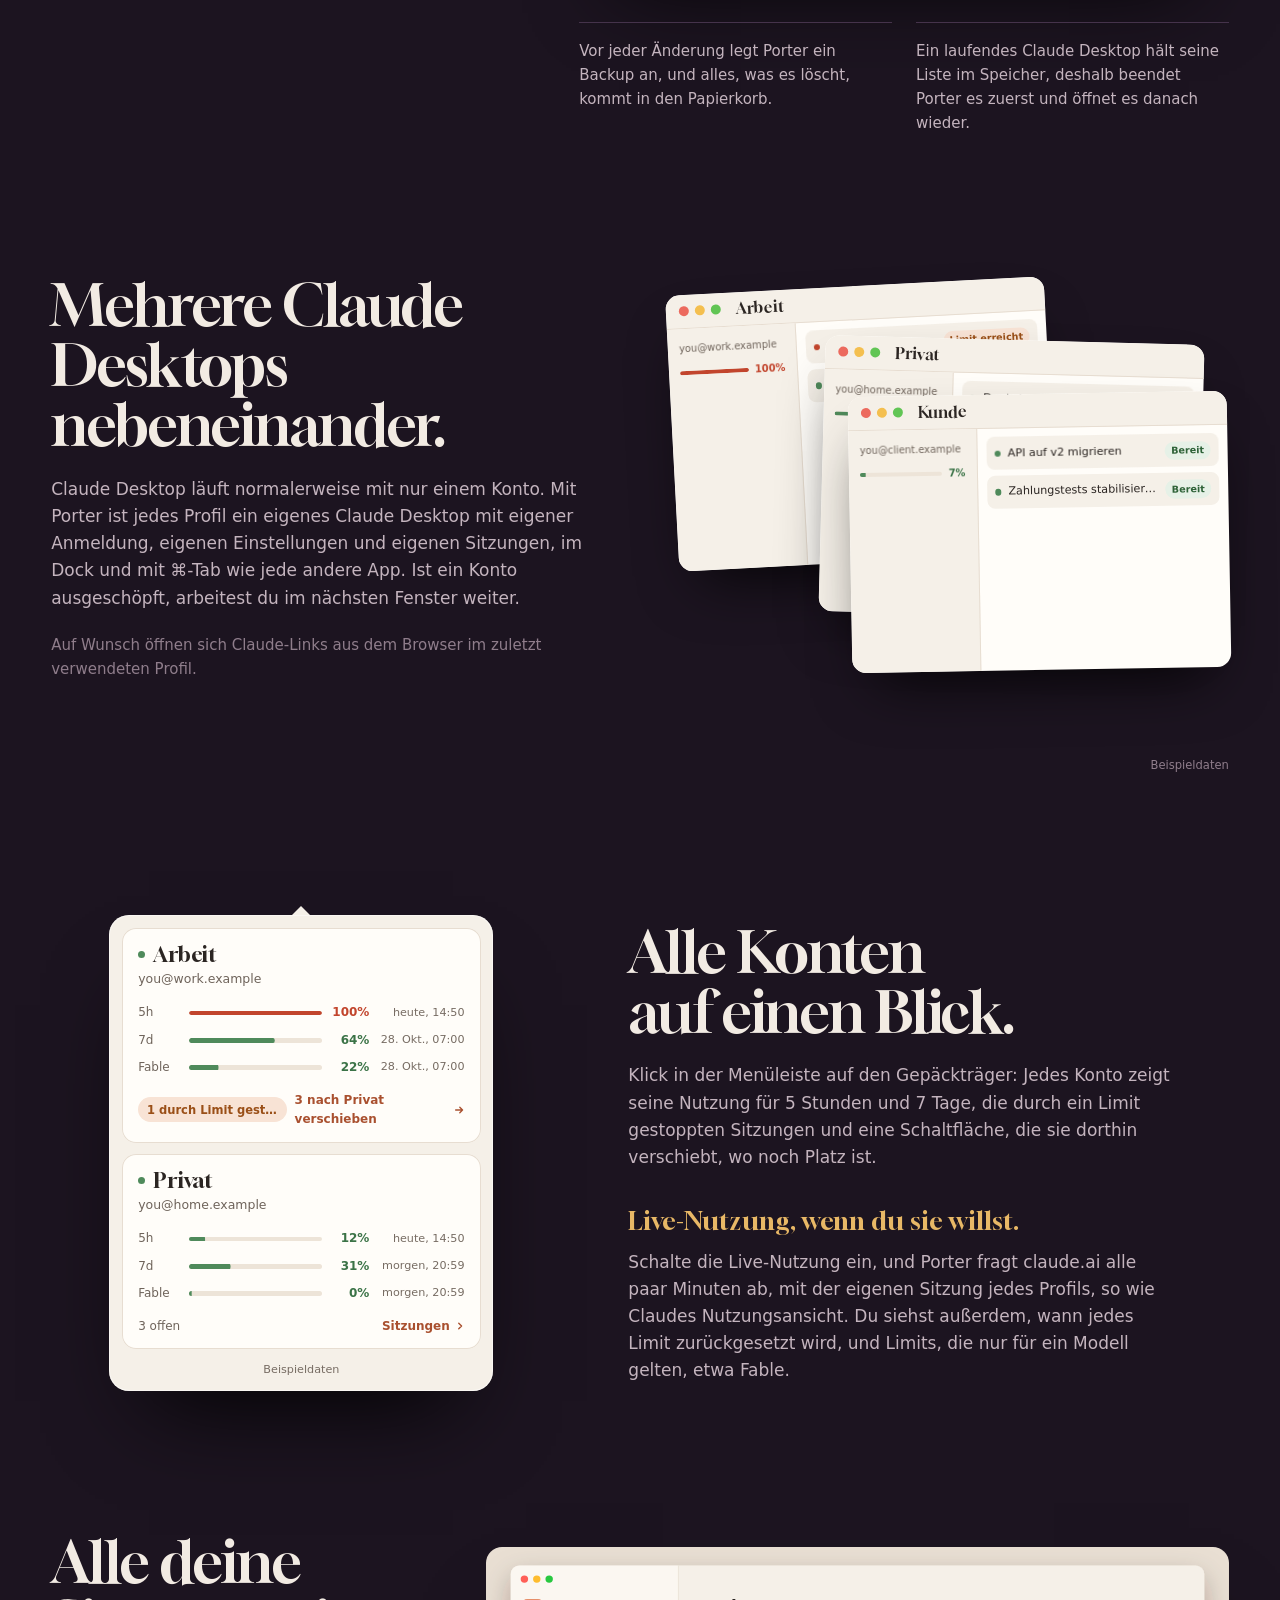
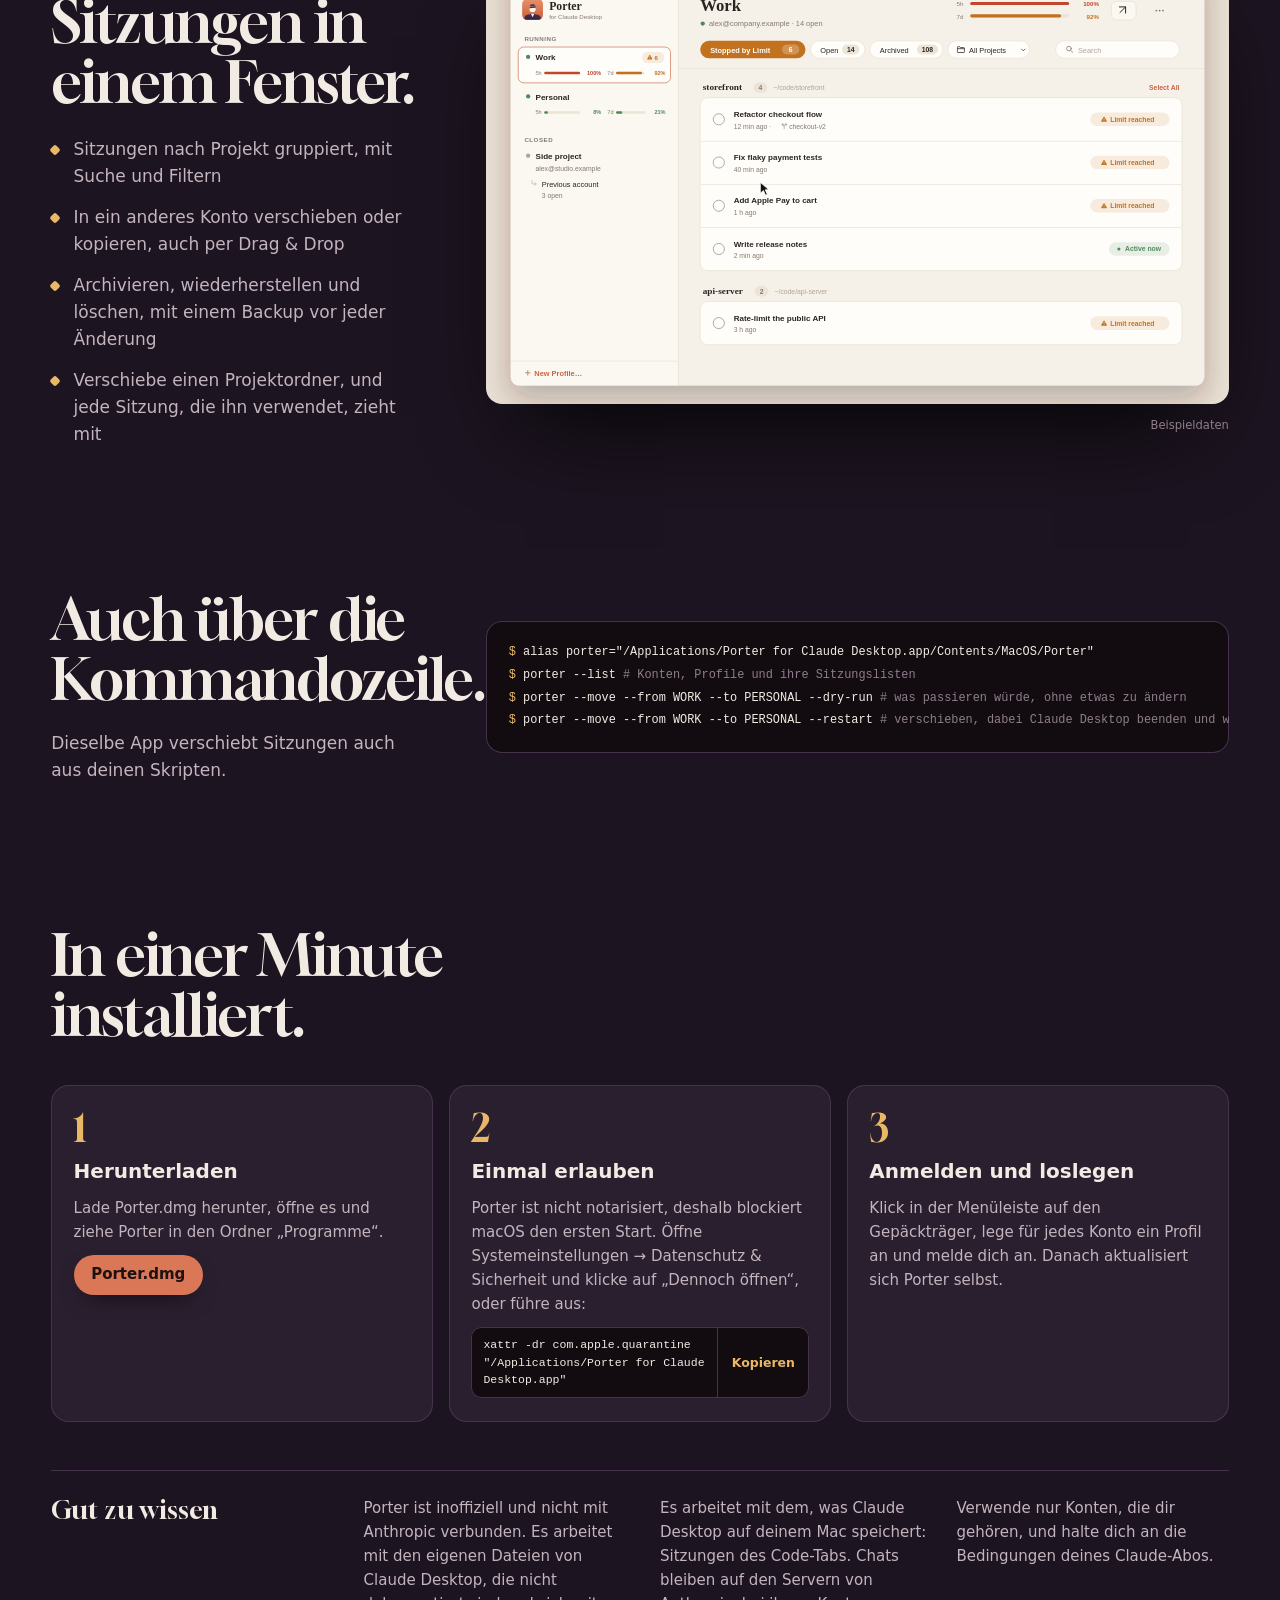
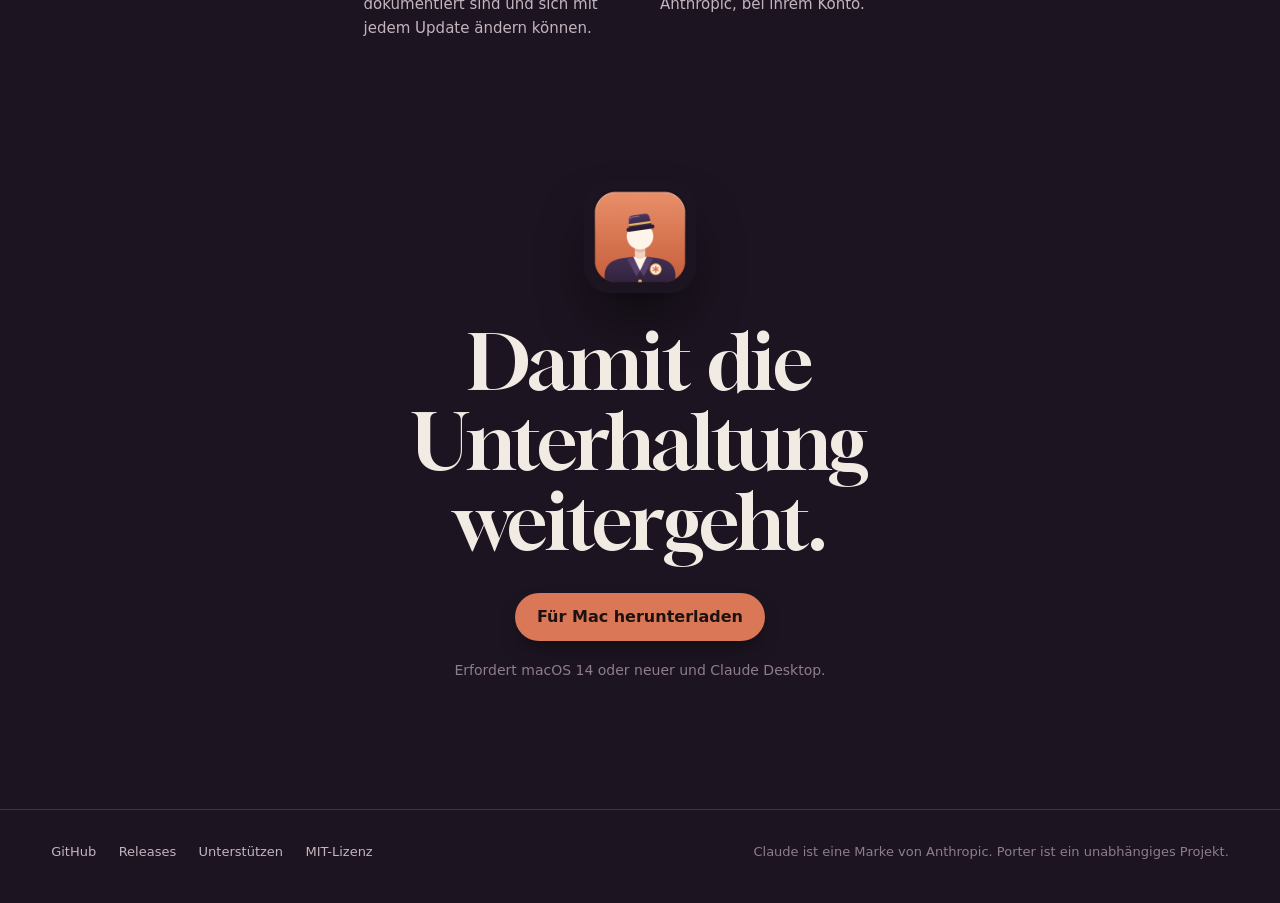
<file: docs/de/index.html>
<!doctype html>
<html lang="de">
<head>
<meta charset="utf-8">
<meta name="viewport" content="width=device-width, initial-scale=1">
<title>Porter for Claude Desktop: Sitzungen am Limit verschieben</title>
<meta name="description" content="Kostenlose Open-Source-Menüleisten-App für macOS: Erreicht ein Claude-Konto sein Nutzungslimit, verschiebt Porter deine Claude-Code-Sitzungen auf ein anderes.">
<link rel="canonical" href="https://matteogilioli.github.io/porter-for-claude-desktop/de/">
<link rel="alternate" hreflang="en" href="https://matteogilioli.github.io/porter-for-claude-desktop/">
<link rel="alternate" hreflang="it" href="https://matteogilioli.github.io/porter-for-claude-desktop/it/">
<link rel="alternate" hreflang="es" href="https://matteogilioli.github.io/porter-for-claude-desktop/es/">
<link rel="alternate" hreflang="fr" href="https://matteogilioli.github.io/porter-for-claude-desktop/fr/">
<link rel="alternate" hreflang="de" href="https://matteogilioli.github.io/porter-for-claude-desktop/de/">
<link rel="alternate" hreflang="pt-BR" href="https://matteogilioli.github.io/porter-for-claude-desktop/pt-br/">
<link rel="alternate" hreflang="zh-Hans" href="https://matteogilioli.github.io/porter-for-claude-desktop/zh-hans/">
<link rel="alternate" hreflang="ja" href="https://matteogilioli.github.io/porter-for-claude-desktop/ja/">
<link rel="alternate" hreflang="ko" href="https://matteogilioli.github.io/porter-for-claude-desktop/ko/">
<link rel="alternate" hreflang="ru" href="https://matteogilioli.github.io/porter-for-claude-desktop/ru/">
<link rel="alternate" hreflang="x-default" href="https://matteogilioli.github.io/porter-for-claude-desktop/">
<meta name="google-site-verification" content="W7OjzBVkO4PbXHlbATCozKmhWCui5hOoUjtQkoMHQnA">
<meta name="theme-color" content="#1c1420">
<meta name="color-scheme" content="dark">
<meta property="og:type" content="website">
<meta property="og:site_name" content="Porter for Claude Desktop">
<meta property="og:title" content="Porter for Claude Desktop: Sitzungen am Limit verschieben">
<meta property="og:description" content="Kostenlose Open-Source-Menüleisten-App für macOS: Erreicht ein Claude-Konto sein Nutzungslimit, verschiebt Porter deine Claude-Code-Sitzungen auf ein anderes.">
<meta property="og:url" content="https://matteogilioli.github.io/porter-for-claude-desktop/de/">
<meta property="og:image" content="https://matteogilioli.github.io/porter-for-claude-desktop/assets/og.png">
<meta property="og:image:width" content="1200">
<meta property="og:image:height" content="630">
<meta property="og:locale" content="de_DE">
<meta name="twitter:card" content="summary_large_image">
<link rel="icon" href="../assets/icon.png" type="image/png">
<link rel="apple-touch-icon" href="../assets/icon.png">
<link rel="preload" href="../assets/fonts/gloock-latin.woff2" as="font" type="font/woff2" crossorigin>
<link rel="stylesheet" href="../assets/site.css?v=8d1a0115">
<script type="application/ld+json">{"@context": "https://schema.org", "@type": "SoftwareApplication", "name": "Porter for Claude Desktop", "operatingSystem": "macOS 14 or later", "applicationCategory": "DeveloperApplication", "description": "Kostenlose Open-Source-Menüleisten-App für macOS: Erreicht ein Claude-Konto sein Nutzungslimit, verschiebt Porter deine Claude-Code-Sitzungen auf ein anderes.", "url": "https://matteogilioli.github.io/porter-for-claude-desktop/de/", "downloadUrl": "https://github.com/matteogilioli/porter-for-claude-desktop/releases/latest/download/Porter.dmg", "codeRepository": "https://github.com/matteogilioli/porter-for-claude-desktop", "license": "https://opensource.org/licenses/MIT", "inLanguage": "de", "image": "https://matteogilioli.github.io/porter-for-claude-desktop/assets/og.png", "offers": {"@type": "Offer", "price": "0", "priceCurrency": "USD"}, "author": {"@type": "Person", "name": "Matteo Gilioli", "url": "https://github.com/matteogilioli"}}</script>
</head>
<body>
<a class="skip" href="#main">Zum Inhalt springen</a>

<header class="menubar">
  <a class="brand" href="./">
    <img src="../assets/icon.png" width="28" height="28" alt="">
    <span>Porter</span>
  </a>
  <nav class="menubar-nav" aria-label="Porter">
    <a href="#how">So funktioniert es</a>
    <a href="#profiles">Profile</a>
    <a href="#usage">Nutzung</a>
    <a href="#install">Installation</a>
  </nav>
  <div class="menubar-right">
    <span class="status-item" aria-hidden="true"><svg viewBox="0 0 180 180" width="16" height="16"><g fill="currentColor" fill-rule="evenodd"><path d="M18 180V158q0-26 34-31l22-3 16 26 16-26 22 3q34 5 34 31v22z"/><circle cx="90" cy="86" r="27"/><g transform="rotate(-8 90 52)"><path d="M68 40q0-12 12-12h20q12 0 12 12l3 16H65z"/><rect x="58" y="58" width="64" height="11" rx="5.5"/></g></g></svg></span>
    <time class="clock" aria-hidden="true"></time>
    <details class="langs">
      <summary aria-label="Sprache">
        <svg viewBox="0 0 20 20" width="16" height="16" aria-hidden="true"><circle cx="10" cy="10" r="7.25" fill="none" stroke="currentColor" stroke-width="1.5"/><path d="M2.75 10h14.5M10 2.75c2 2.1 2.9 4.5 2.9 7.25S12 15.15 10 17.25M10 2.75C8 4.85 7.1 7.25 7.1 10s.9 5.15 2.9 7.25" fill="none" stroke="currentColor" stroke-width="1.5"/></svg>
        <span>Deutsch</span>
      </summary>
      <ul><li><a href="../" hreflang="en" lang="en">English</a></li><li><a href="../it/" hreflang="it" lang="it">Italiano</a></li><li><a href="../es/" hreflang="es" lang="es">Español</a></li><li><a href="../fr/" hreflang="fr" lang="fr">Français</a></li><li><a href="../de/" hreflang="de" lang="de" aria-current="page">Deutsch</a></li><li><a href="../pt-br/" hreflang="pt-BR" lang="pt-BR">Português</a></li><li><a href="../zh-hans/" hreflang="zh-Hans" lang="zh-Hans">简体中文</a></li><li><a href="../ja/" hreflang="ja" lang="ja">日本語</a></li><li><a href="../ko/" hreflang="ko" lang="ko">한국어</a></li><li><a href="../ru/" hreflang="ru" lang="ru">Русский</a></li></ul>
    </details>
    <a class="gh" href="https://github.com/matteogilioli/porter-for-claude-desktop" aria-label="GitHub">
      <svg viewBox="0 0 16 16" width="18" height="18" aria-hidden="true"><path fill="currentColor" d="M8 0C3.58 0 0 3.58 0 8c0 3.54 2.29 6.53 5.47 7.59.4.07.55-.17.55-.38 0-.19-.01-.82-.01-1.49-2.01.37-2.53-.49-2.69-.94-.09-.23-.48-.94-.82-1.13-.28-.15-.68-.52-.01-.53.63-.01 1.08.58 1.23.82.72 1.21 1.87.87 2.33.66.07-.52.28-.87.51-1.07-1.78-.2-3.64-.89-3.64-3.95 0-.87.31-1.59.82-2.15-.08-.2-.36-1.02.08-2.12 0 0 .67-.21 2.2.82.64-.18 1.32-.27 2-.27.68 0 1.36.09 2 .27 1.53-1.04 2.2-.82 2.2-.82.44 1.1.16 1.92.08 2.12.51.56.82 1.27.82 2.15 0 3.07-1.87 3.75-3.65 3.95.29.25.54.73.54 1.48 0 1.07-.01 1.93-.01 2.2 0 .21.15.46.55.38A8.01 8.01 0 0 0 16 8c0-4.42-3.58-8-8-8Z"/></svg>
    </a>
  </div>
</header>

<main id="main">

<section class="carry" id="carry" aria-labelledby="hero-title">
  <div class="stage">
    <h1 id="hero-title"><span>Limit erreicht.</span> <span class="accent">Die Unterhaltung bleibt.</span></h1>
    <div class="hero-copy">
      <p class="lead">Porter trägt deine Claude-Code-Sitzungen von einem Konto am Nutzungslimit zu einem mit freiem Kontingent. So machst du genau dort weiter, wo Claude aufgehört hat.</p>
      <div class="actions">
        <a class="button primary" href="https://github.com/matteogilioli/porter-for-claude-desktop/releases/latest/download/Porter.dmg">
          <svg viewBox="0 0 20 20" width="18" height="18" aria-hidden="true"><path d="M10 3v10m0 0-4-4m4 4 4-4M4 16h12" fill="none" stroke="currentColor" stroke-width="1.8" stroke-linecap="round" stroke-linejoin="round"/></svg>
          Für Mac herunterladen
        </a>
        <a class="button ghost" href="https://github.com/matteogilioli/porter-for-claude-desktop">Quellcode auf GitHub</a>
      </div>
      <p class="meta">macOS 14 oder neuer · kostenlos und Open Source · 10 Sprachen</p>
    </div>

    <div class="deck" aria-label="Beispielkonten und -sitzung" role="img">
      <svg class="path" aria-hidden="true"><path class="path-track"/><path class="path-ink"/></svg>

      <article class="account account-a" aria-hidden="true">
        <header><span class="dot"></span><p class="name">Arbeit</p><span class="badge warn">1 durch Limit gestoppt</span></header>
        <div class="bars">
          <div class="bar"><span>5h</span><i style="--v:100" data-tone="red"></i><b>100%</b></div>
          <div class="bar"><span>7d</span><i style="--v:64" data-tone="green"></i><b>64%</b></div>
        </div>
        <div class="slot slot-a"></div>
        <footer><span class="count-a" data-before="3 offen" data-after="3 offen">3 offen</span></footer>
      </article>

      <article class="account account-b" aria-hidden="true">
        <header><span class="dot"></span><p class="name">Privat</p></header>
        <div class="bars">
          <div class="bar"><span>5h</span><i class="b5" style="--v:12" data-tone="green"></i><b class="b5n">12%</b></div>
          <div class="bar"><span>7d</span><i style="--v:31" data-tone="green"></i><b>31%</b></div>
        </div>
        <div class="slot slot-b"></div>
        <footer><span class="count-b" data-before="3 offen" data-after="4 offen">3 offen</span></footer>
      </article>

      <article class="session" aria-hidden="true">
        <img class="porter-ride" src="../assets/icon.png" width="34" height="34" alt="">
        <div class="session-top">
          <svg viewBox="0 0 16 16" width="14" height="14"><path d="M2.5 3.5h11v7h-6l-3 2.5v-2.5h-2z" fill="none" stroke="currentColor" stroke-width="1.3" stroke-linejoin="round"/></svg>
          <span class="session-project">api-server</span>
        </div>
        <p class="session-title">Auth-Middleware umbauen</p>
        <p class="session-status">
          <span class="status-error">You&#x27;ve hit your limit · resets 20:59</span>
          <span class="status-ok">Bereit zum Fortsetzen</span>
        </p>
      </article>

      <p class="demo-note">Beispieldaten</p>
      <ol class="steps">
        <li>Claude stoppt die Sitzung am Limit.</li>
        <li>Porter trägt sie zu einem Konto mit freiem Kontingent.</li>
        <li>Dieselbe Unterhaltung, neues Konto.</li>
      </ol>
    </div>
    <span class="scroll-hint" aria-hidden="true">Scrollen</span>
  </div>
</section>

<section class="how" id="how" aria-labelledby="how-title">
  <div class="how-copy">
    <h2 id="how-title">Die Unterhaltung gehörte nie einem Konto.</h2>
    <p>Claude Code speichert jede Unterhaltung in einem eigenen Ordner auf deinem Mac, den alle Konten gemeinsam nutzen. Zu einem Konto gehört nur die kurze Sitzungsliste von Claude Desktop. Porter verschiebt den Eintrag in dieser Liste, entfernt den Limit-Fehler und nimmt die Git-Worktrees mit, die die Sitzung verwendet.</p>
  </div>
  <figure class="ledger" aria-hidden="true">
    <div class="ledger-lists">
      <div class="ledger-list">
        <p class="ledger-label">Sitzungsliste „Arbeit“</p>
        <code>claude-code-sessions/work/…/</code>
        <ul>
          <li><code>local_3c91.json</code></li>
          <li class="moving"><code>local_7f2a.json</code></li>
          <li><code>local_b04e.json</code></li>
        </ul>
      </div>
      <div class="ledger-arrow"><svg viewBox="0 0 120 24" preserveAspectRatio="none"><path d="M2 12h112m0 0-8-7m8 7-8 7" fill="none" stroke="currentColor" stroke-width="1.5" stroke-dasharray="3 5" stroke-linecap="round"/></svg></div>
      <div class="ledger-list">
        <p class="ledger-label">Sitzungsliste „Privat“</p>
        <code>claude-code-sessions/personal/…/</code>
        <ul>
          <li><code>local_91d0.json</code></li>
          <li class="landing"><code>local_7f2a.json</code></li>
        </ul>
      </div>
    </div>
    <div class="ledger-shelf">
      <p class="ledger-label">Von allen Konten gemeinsam genutzt</p>
      <code>~/.claude/projects/api-server/7f2a….jsonl</code>
      <span>Die Unterhaltung selbst</span>
    </div>
    <figcaption>Beispieldaten</figcaption>
  </figure>
  <ul class="how-notes">
    <li>Vor jeder Änderung legt Porter ein Backup an, und alles, was es löscht, kommt in den Papierkorb.</li>
    <li>Ein laufendes Claude Desktop hält seine Liste im Speicher, deshalb beendet Porter es zuerst und öffnet es danach wieder.</li>
  </ul>
</section>

<section class="profiles" id="profiles" aria-labelledby="profiles-title">
  <div class="profiles-copy">
    <h2 id="profiles-title">Mehrere Claude Desktops nebeneinander.</h2>
    <p>Claude Desktop läuft normalerweise mit nur einem Konto. Mit Porter ist jedes Profil ein eigenes Claude Desktop mit eigener Anmeldung, eigenen Einstellungen und eigenen Sitzungen, im Dock und mit ⌘-Tab wie jede andere App. Ist ein Konto ausgeschöpft, arbeitest du im nächsten Fenster weiter.</p>
    <p class="aside">Auf Wunsch öffnen sich Claude-Links aus dem Browser im zuletzt verwendeten Profil.</p>
  </div>
  <div class="windows" aria-hidden="true">
    <div class="win w1"><div class="win-bar"><i></i><i></i><i></i><span>Arbeit</span></div>
      <div class="win-body"><aside><p class="w-acc">you@work.example</p><div class="w-bar"><i style="--v:100" data-tone="red"></i><b>100%</b></div></aside><ul><li><span class="s-dot stop"></span><span class="s-title">Auth-Middleware umbauen</span><span class="pill stop">Limit erreicht</span></li><li><span class="s-dot ok"></span><span class="s-title">Zahlungstests stabilisieren</span><span class="pill ok">Bereit</span></li></ul></div></div>
    <div class="win w2"><div class="win-bar"><i></i><i></i><i></i><span>Privat</span></div>
      <div class="win-body"><aside><p class="w-acc">you@home.example</p><div class="w-bar"><i style="--v:18" data-tone="green"></i><b>18%</b></div></aside><ul><li><span class="s-dot ok"></span><span class="s-title">Dunkelmodus in den Einstellungen</span><span class="pill ok">Bereit</span></li><li><span class="s-dot ok"></span><span class="s-title">Release Notes schreiben</span><span class="pill ok">Bereit</span></li></ul></div></div>
    <div class="win w3"><div class="win-bar"><i></i><i></i><i></i><span>Kunde</span></div>
      <div class="win-body"><aside><p class="w-acc">you@client.example</p><div class="w-bar"><i style="--v:7" data-tone="green"></i><b>7%</b></div></aside><ul><li><span class="s-dot ok"></span><span class="s-title">API auf v2 migrieren</span><span class="pill ok">Bereit</span></li><li><span class="s-dot ok"></span><span class="s-title">Zahlungstests stabilisieren</span><span class="pill ok">Bereit</span></li></ul></div></div>
  </div>
  <p class="example-note">Beispieldaten</p>
</section>

<section class="usage" id="usage" aria-labelledby="usage-title">
  <div class="panel" aria-label="Beispieldaten" role="img">
    <div class="panel-card">
      <header><span class="dot on"></span><p class="name">Arbeit</p></header>
      <p class="mail">you@work.example</p>
      <div class="bars wide">
        <div class="bar"><span>5h</span><i style="--v:100" data-tone="red"></i><b>100%</b><time>heute, 14:50</time></div>
        <div class="bar"><span>7d</span><i style="--v:64" data-tone="green"></i><b>64%</b><time>28. Okt., 07:00</time></div>
        <div class="bar"><span>Fable</span><i style="--v:22" data-tone="green"></i><b>22%</b><time>28. Okt., 07:00</time></div>
      </div>
      <footer><span class="badge warn">1 durch Limit gestoppt</span><a class="panel-move">3 nach Privat verschieben <svg viewBox="0 0 16 16" width="12" height="12" aria-hidden="true"><path fill="none" stroke="currentColor" stroke-width="2" stroke-linecap="round" stroke-linejoin="round" d="M2.5 8H13M8.8 3.8 13 8l-4.2 4.2"/></svg></a></footer>
    </div>
    <div class="panel-card">
      <header><span class="dot on"></span><p class="name">Privat</p></header>
      <p class="mail">you@home.example</p>
      <div class="bars wide">
        <div class="bar"><span>5h</span><i class="live" style="--v:12" data-tone="green"></i><b class="live-n">12%</b><time>heute, 14:50</time></div>
        <div class="bar"><span>7d</span><i style="--v:31" data-tone="green"></i><b>31%</b><time>morgen, 20:59</time></div>
        <div class="bar"><span>Fable</span><i style="--v:0" data-tone="green"></i><b>0%</b><time>morgen, 20:59</time></div>
      </div>
      <footer><span>3 offen</span><a class="panel-link">Sitzungen <svg viewBox="0 0 16 16" width="10" height="10" aria-hidden="true"><path fill="none" stroke="currentColor" stroke-width="2.2" stroke-linecap="round" stroke-linejoin="round" d="m6 3.5 4.5 4.5L6 12.5"/></svg></a></footer>
    </div>
    <p class="example">Beispieldaten</p>
  </div>
  <div class="usage-copy">
    <h2 id="usage-title">Alle Konten auf einen Blick.</h2>
    <p>Klick in der Menüleiste auf den Gepäckträger: Jedes Konto zeigt seine Nutzung für 5 Stunden und 7 Tage, die durch ein Limit gestoppten Sitzungen und eine Schaltfläche, die sie dorthin verschiebt, wo noch Platz ist.</p>
    <h3>Live-Nutzung, wenn du sie willst.</h3>
    <p>Schalte die Live-Nutzung ein, und Porter fragt claude.ai alle paar Minuten ab, mit der eigenen Sitzung jedes Profils, so wie Claudes Nutzungsansicht. Du siehst außerdem, wann jedes Limit zurückgesetzt wird, und Limits, die nur für ein Modell gelten, etwa Fable.</p>
  </div>
</section>

<section class="window" aria-labelledby="window-title">
  <div class="window-copy">
    <h2 id="window-title">Alle deine Sitzungen in einem Fenster.</h2>
    <ul><li>Sitzungen nach Projekt gruppiert, mit Suche und Filtern</li><li>In ein anderes Konto verschieben oder kopieren, auch per Drag &amp; Drop</li><li>Archivieren, wiederherstellen und löschen, mit einem Backup vor jeder Änderung</li><li>Verschiebe einen Projektordner, und jede Sitzung, die ihn verwendet, zieht mit</li></ul>
  </div>
  <figure class="window-figure">
    <img class="window-shot" src="../assets/window.svg" width="1200" height="740" loading="lazy" alt="Das Hauptfenster von Porter: Konten in einer Seitenleiste, nach Projekt gruppierte Sitzungen und eine Aktionsleiste mit Archivieren, Löschen und Verschieben nach">
    <figcaption>Beispieldaten</figcaption>
  </figure>
</section>

<section class="cli" aria-labelledby="cli-title">
  <div class="cli-copy">
    <h2 id="cli-title">Auch über die Kommandozeile.</h2>
    <p>Dieselbe App verschiebt Sitzungen auch aus deinen Skripten.</p>
  </div>
  <pre class="terminal"><code><span class="line"><span class="prompt">$</span> <span class="nw">alias</span> <span class="arg-path">porter="/Applications/Porter for Claude Desktop.app/Contents/MacOS/Porter"</span></span><span class="line"><span class="prompt">$</span> <span class="nw">porter</span> <span class="nw">--list</span> <span class="c"># Konten, Profile und ihre Sitzungslisten</span></span><span class="line"><span class="prompt">$</span> <span class="nw">porter</span> <span class="nw">--move</span> <span class="nw">--from WORK</span> <span class="nw">--to PERSONAL</span> <span class="nw">--dry-run</span> <span class="c"># was passieren würde, ohne etwas zu ändern</span></span><span class="line"><span class="prompt">$</span> <span class="nw">porter</span> <span class="nw">--move</span> <span class="nw">--from WORK</span> <span class="nw">--to PERSONAL</span> <span class="nw">--restart</span> <span class="c"># verschieben, dabei Claude Desktop beenden und wieder öffnen</span></span></code></pre>
</section>

<section class="install" id="install" aria-labelledby="install-title">
  <h2 id="install-title">In einer Minute installiert.</h2>
  <ol class="install-steps">
    <li>
      <h3>Herunterladen</h3>
      <p>Lade Porter.dmg herunter, öffne es und ziehe Porter in den Ordner „Programme“.</p>
      <a class="button primary small" href="https://github.com/matteogilioli/porter-for-claude-desktop/releases/latest/download/Porter.dmg">Porter.dmg</a>
    </li>
    <li>
      <h3>Einmal erlauben</h3>
      <p>Porter ist nicht notarisiert, deshalb blockiert macOS den ersten Start. Öffne Systemeinstellungen → Datenschutz &amp; Sicherheit und klicke auf „Dennoch öffnen“, oder führe aus:</p>
      <div class="cmd"><code id="xattr">xattr -dr com.apple.quarantine "/Applications/Porter for Claude Desktop.app"</code><button type="button" class="copy" data-copy="xattr" data-done="Kopiert">Kopieren</button></div>
    </li>
    <li>
      <h3>Anmelden und loslegen</h3>
      <p>Klick in der Menüleiste auf den Gepäckträger, lege für jedes Konto ein Profil an und melde dich an. Danach aktualisiert sich Porter selbst.</p>
    </li>
  </ol>
  <aside class="honest" aria-labelledby="honest-title">
    <h3 id="honest-title">Gut zu wissen</h3>
    <ul>
      <li>Porter ist inoffiziell und nicht mit Anthropic verbunden. Es arbeitet mit den eigenen Dateien von Claude Desktop, die nicht dokumentiert sind und sich mit jedem Update ändern können.</li>
      <li>Es arbeitet mit dem, was Claude Desktop auf deinem Mac speichert: Sitzungen des Code-Tabs. Chats bleiben auf den Servern von Anthropic, bei ihrem Konto.</li>
      <li>Verwende nur Konten, die dir gehören, und halte dich an die Bedingungen deines Claude-Abos.</li>
    </ul>
  </aside>
</section>

<section class="close" aria-labelledby="close-title">
  <img src="../assets/icon.png" width="112" height="112" alt="">
  <h2 id="close-title">Damit die Unterhaltung weitergeht.</h2>
  <a class="button primary" href="https://github.com/matteogilioli/porter-for-claude-desktop/releases/latest/download/Porter.dmg">Für Mac herunterladen</a>
  <p class="meta">Erfordert macOS 14 oder neuer und Claude Desktop.</p>
</section>

</main>

<footer class="foot">
  <nav aria-label="Links">
    <a href="https://github.com/matteogilioli/porter-for-claude-desktop">GitHub</a>
    <a href="https://github.com/matteogilioli/porter-for-claude-desktop/releases">Releases</a>
    <a href="https://github.com/sponsors/matteogilioli">Unterstützen</a>
    <a href="https://github.com/matteogilioli/porter-for-claude-desktop/blob/main/LICENSE">MIT-Lizenz</a>
  </nav>
  <p>Claude ist eine Marke von Anthropic. Porter ist ein unabhängiges Projekt.</p>
</footer>

<script src="../assets/site.js?v=db3989b0" defer></script>
</body>
</html>
</file>
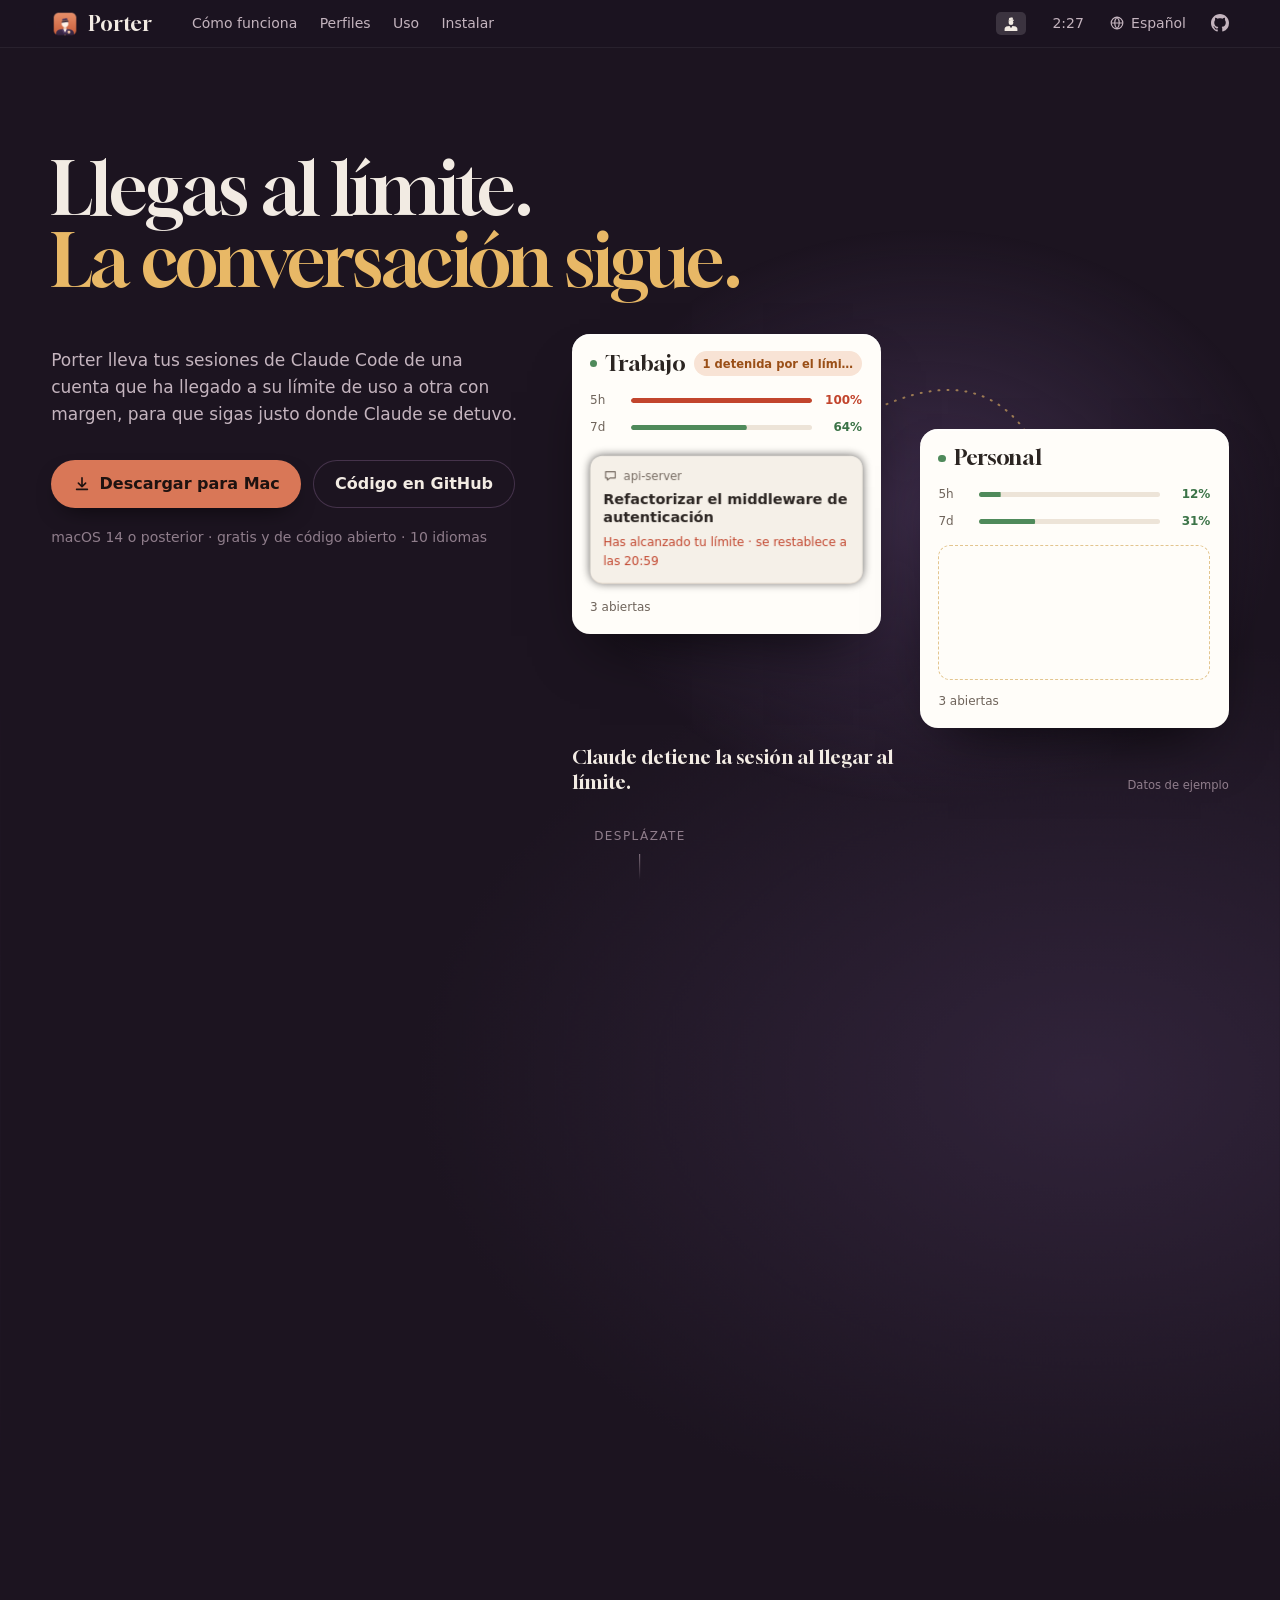
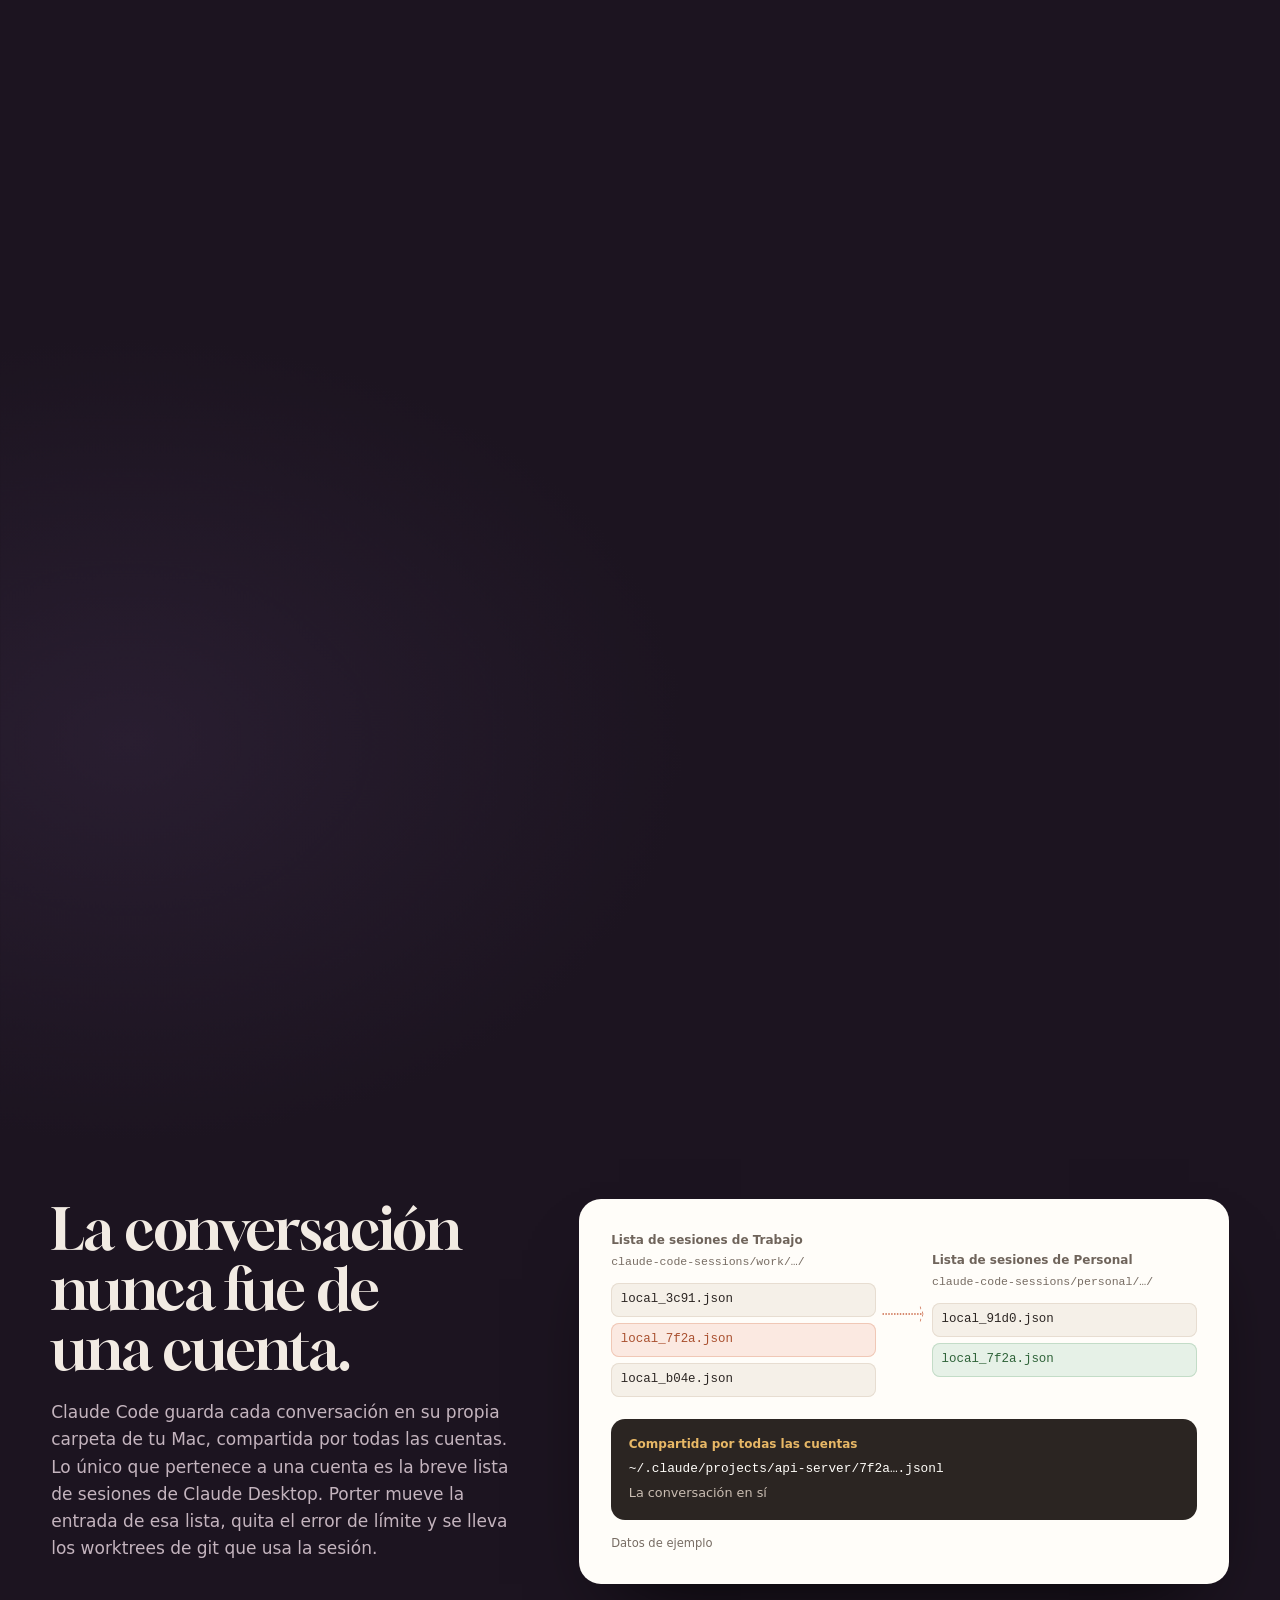
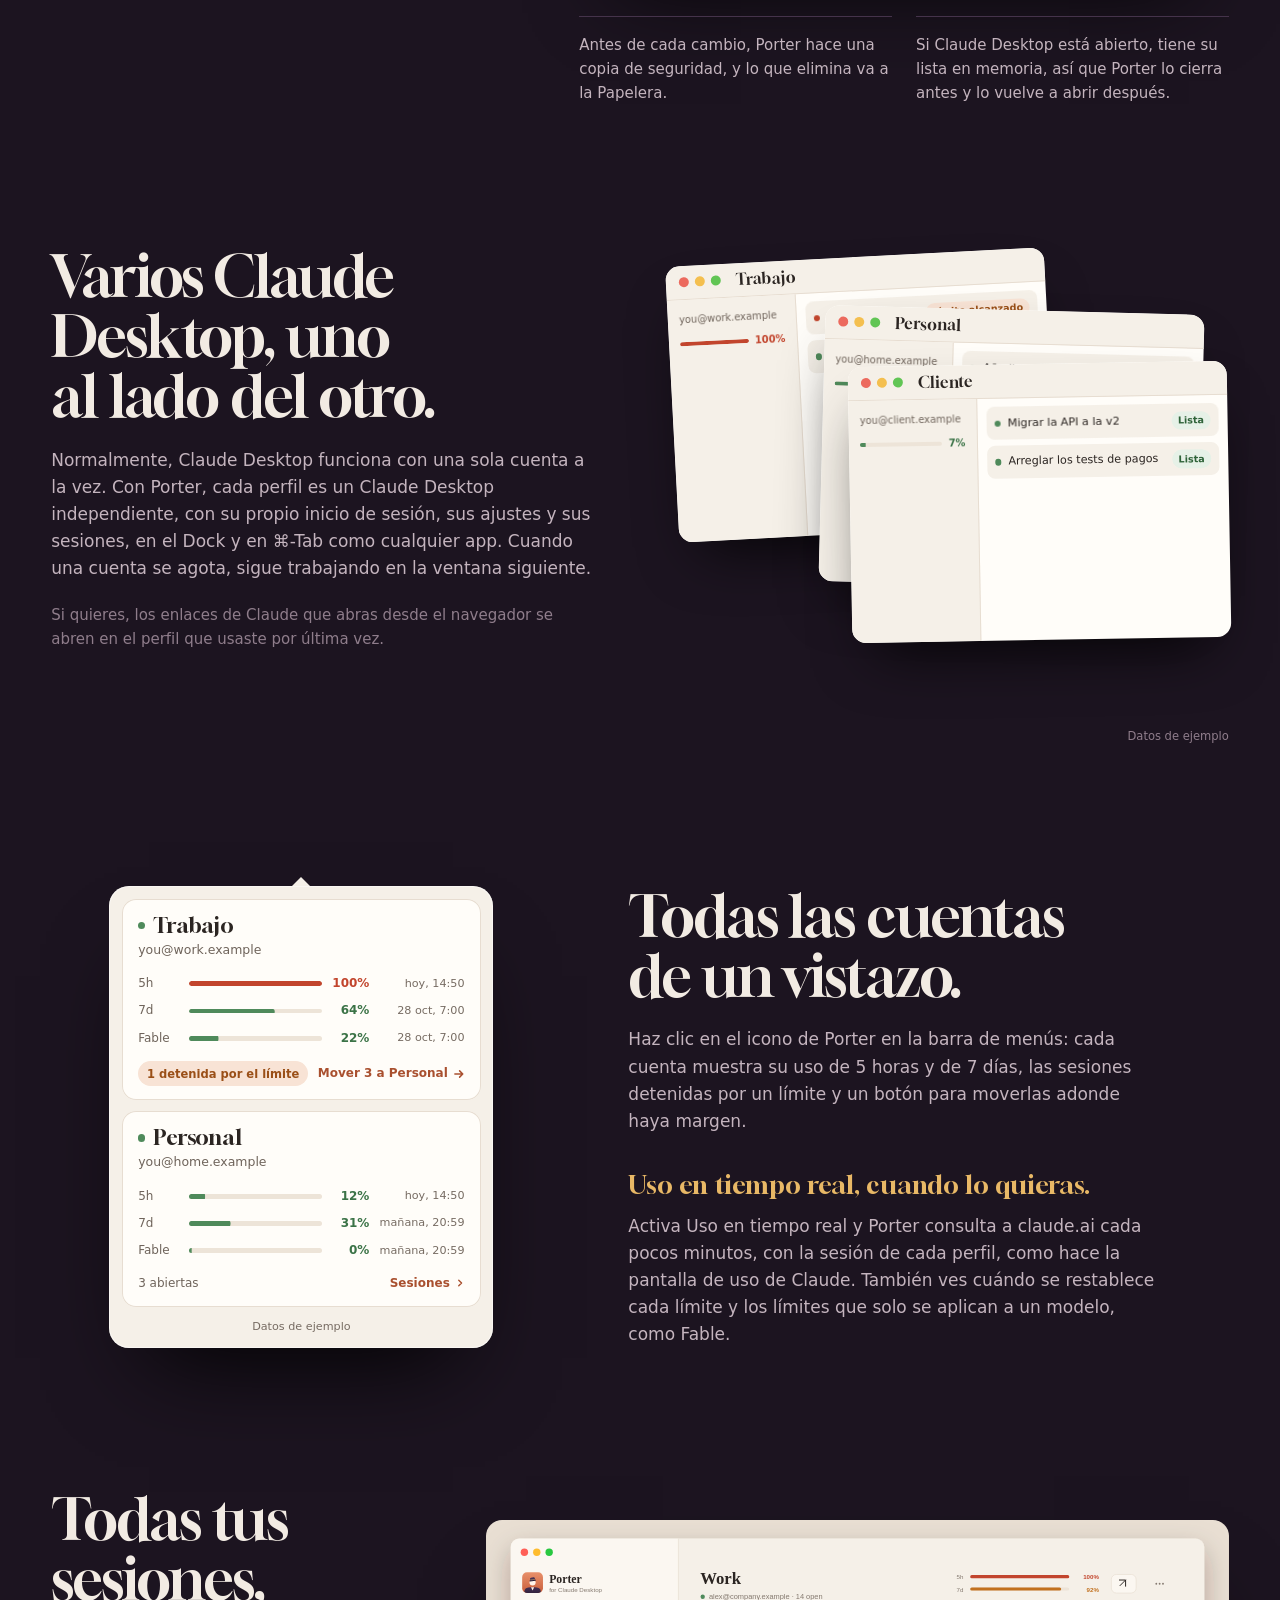
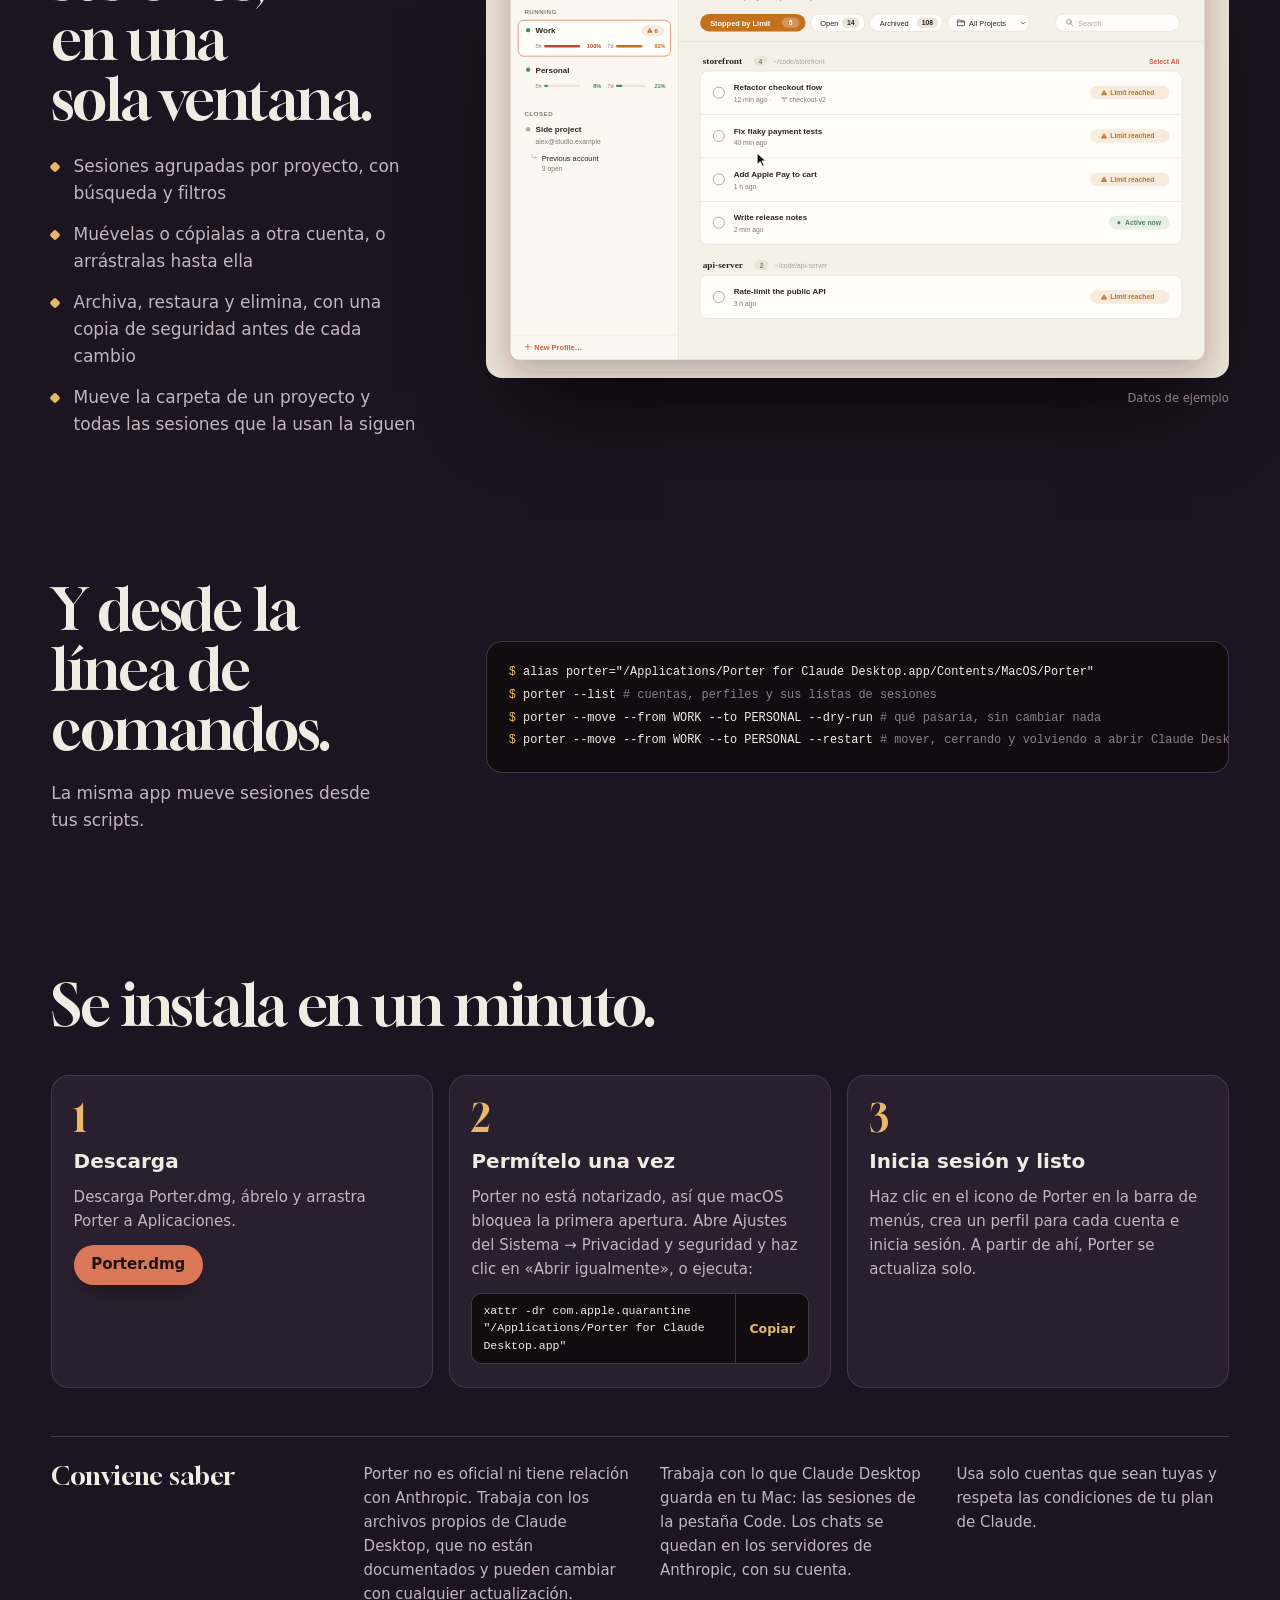
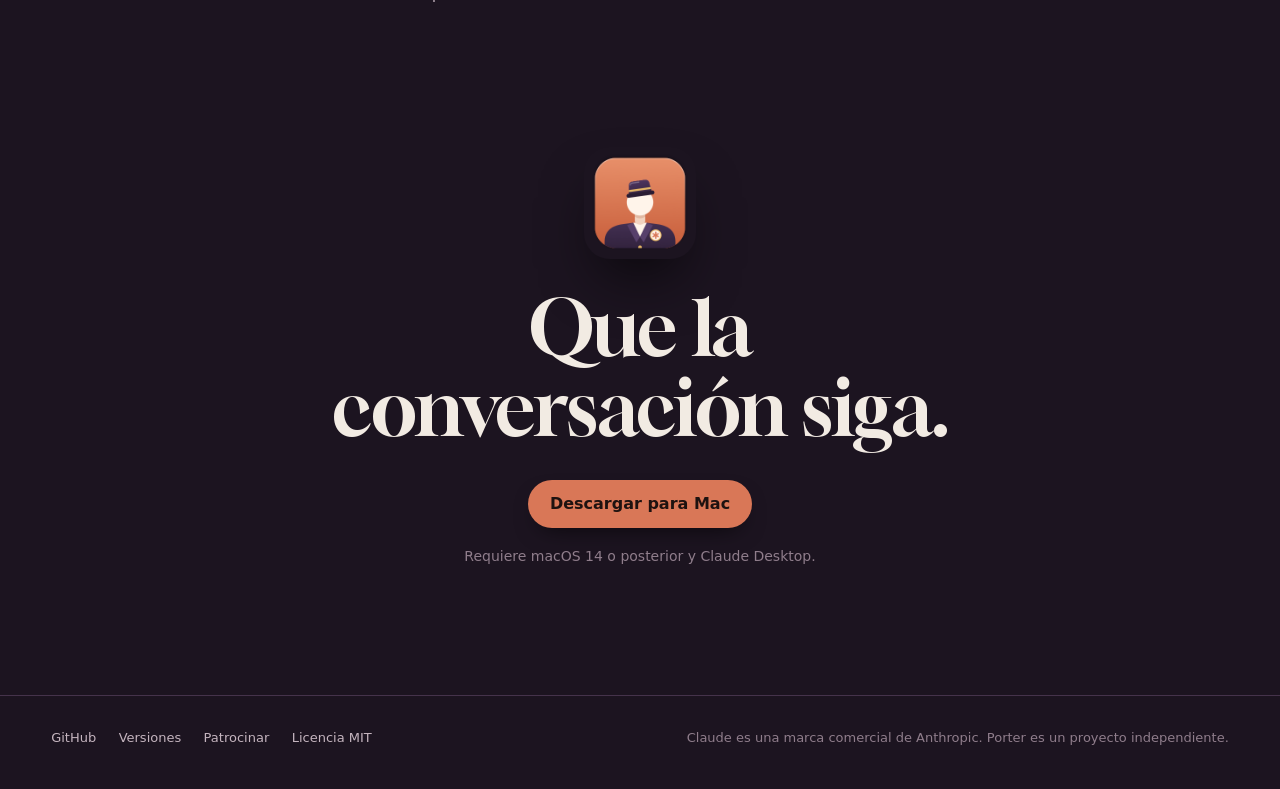
<file: docs/es/index.html>
<!doctype html>
<html lang="es">
<head>
<meta charset="utf-8">
<meta name="viewport" content="width=device-width, initial-scale=1">
<title>Porter para Claude Desktop: mueve sesiones al llegar al límite</title>
<meta name="description" content="App gratuita y de código abierto para la barra de menús del Mac. Si una cuenta de Claude llega a su límite, Porter mueve tus sesiones de Claude Code a otra.">
<link rel="canonical" href="https://matteogilioli.github.io/porter-for-claude-desktop/es/">
<link rel="alternate" hreflang="en" href="https://matteogilioli.github.io/porter-for-claude-desktop/">
<link rel="alternate" hreflang="it" href="https://matteogilioli.github.io/porter-for-claude-desktop/it/">
<link rel="alternate" hreflang="es" href="https://matteogilioli.github.io/porter-for-claude-desktop/es/">
<link rel="alternate" hreflang="fr" href="https://matteogilioli.github.io/porter-for-claude-desktop/fr/">
<link rel="alternate" hreflang="de" href="https://matteogilioli.github.io/porter-for-claude-desktop/de/">
<link rel="alternate" hreflang="pt-BR" href="https://matteogilioli.github.io/porter-for-claude-desktop/pt-br/">
<link rel="alternate" hreflang="zh-Hans" href="https://matteogilioli.github.io/porter-for-claude-desktop/zh-hans/">
<link rel="alternate" hreflang="ja" href="https://matteogilioli.github.io/porter-for-claude-desktop/ja/">
<link rel="alternate" hreflang="ko" href="https://matteogilioli.github.io/porter-for-claude-desktop/ko/">
<link rel="alternate" hreflang="ru" href="https://matteogilioli.github.io/porter-for-claude-desktop/ru/">
<link rel="alternate" hreflang="x-default" href="https://matteogilioli.github.io/porter-for-claude-desktop/">
<meta name="google-site-verification" content="W7OjzBVkO4PbXHlbATCozKmhWCui5hOoUjtQkoMHQnA">
<meta name="theme-color" content="#1c1420">
<meta name="color-scheme" content="dark">
<meta property="og:type" content="website">
<meta property="og:site_name" content="Porter for Claude Desktop">
<meta property="og:title" content="Porter para Claude Desktop: mueve sesiones al llegar al límite">
<meta property="og:description" content="App gratuita y de código abierto para la barra de menús del Mac. Si una cuenta de Claude llega a su límite, Porter mueve tus sesiones de Claude Code a otra.">
<meta property="og:url" content="https://matteogilioli.github.io/porter-for-claude-desktop/es/">
<meta property="og:image" content="https://matteogilioli.github.io/porter-for-claude-desktop/assets/og.png">
<meta property="og:image:width" content="1200">
<meta property="og:image:height" content="630">
<meta property="og:locale" content="es_ES">
<meta name="twitter:card" content="summary_large_image">
<link rel="icon" href="../assets/icon.png" type="image/png">
<link rel="apple-touch-icon" href="../assets/icon.png">
<link rel="preload" href="../assets/fonts/gloock-latin.woff2" as="font" type="font/woff2" crossorigin>
<link rel="stylesheet" href="../assets/site.css?v=8d1a0115">
<script type="application/ld+json">{"@context": "https://schema.org", "@type": "SoftwareApplication", "name": "Porter for Claude Desktop", "operatingSystem": "macOS 14 or later", "applicationCategory": "DeveloperApplication", "description": "App gratuita y de código abierto para la barra de menús del Mac. Si una cuenta de Claude llega a su límite, Porter mueve tus sesiones de Claude Code a otra.", "url": "https://matteogilioli.github.io/porter-for-claude-desktop/es/", "downloadUrl": "https://github.com/matteogilioli/porter-for-claude-desktop/releases/latest/download/Porter.dmg", "codeRepository": "https://github.com/matteogilioli/porter-for-claude-desktop", "license": "https://opensource.org/licenses/MIT", "inLanguage": "es", "image": "https://matteogilioli.github.io/porter-for-claude-desktop/assets/og.png", "offers": {"@type": "Offer", "price": "0", "priceCurrency": "USD"}, "author": {"@type": "Person", "name": "Matteo Gilioli", "url": "https://github.com/matteogilioli"}}</script>
</head>
<body>
<a class="skip" href="#main">Saltar al contenido</a>

<header class="menubar">
  <a class="brand" href="./">
    <img src="../assets/icon.png" width="28" height="28" alt="">
    <span>Porter</span>
  </a>
  <nav class="menubar-nav" aria-label="Porter">
    <a href="#how">Cómo funciona</a>
    <a href="#profiles">Perfiles</a>
    <a href="#usage">Uso</a>
    <a href="#install">Instalar</a>
  </nav>
  <div class="menubar-right">
    <span class="status-item" aria-hidden="true"><svg viewBox="0 0 180 180" width="16" height="16"><g fill="currentColor" fill-rule="evenodd"><path d="M18 180V158q0-26 34-31l22-3 16 26 16-26 22 3q34 5 34 31v22z"/><circle cx="90" cy="86" r="27"/><g transform="rotate(-8 90 52)"><path d="M68 40q0-12 12-12h20q12 0 12 12l3 16H65z"/><rect x="58" y="58" width="64" height="11" rx="5.5"/></g></g></svg></span>
    <time class="clock" aria-hidden="true"></time>
    <details class="langs">
      <summary aria-label="Idioma">
        <svg viewBox="0 0 20 20" width="16" height="16" aria-hidden="true"><circle cx="10" cy="10" r="7.25" fill="none" stroke="currentColor" stroke-width="1.5"/><path d="M2.75 10h14.5M10 2.75c2 2.1 2.9 4.5 2.9 7.25S12 15.15 10 17.25M10 2.75C8 4.85 7.1 7.25 7.1 10s.9 5.15 2.9 7.25" fill="none" stroke="currentColor" stroke-width="1.5"/></svg>
        <span>Español</span>
      </summary>
      <ul><li><a href="../" hreflang="en" lang="en">English</a></li><li><a href="../it/" hreflang="it" lang="it">Italiano</a></li><li><a href="../es/" hreflang="es" lang="es" aria-current="page">Español</a></li><li><a href="../fr/" hreflang="fr" lang="fr">Français</a></li><li><a href="../de/" hreflang="de" lang="de">Deutsch</a></li><li><a href="../pt-br/" hreflang="pt-BR" lang="pt-BR">Português</a></li><li><a href="../zh-hans/" hreflang="zh-Hans" lang="zh-Hans">简体中文</a></li><li><a href="../ja/" hreflang="ja" lang="ja">日本語</a></li><li><a href="../ko/" hreflang="ko" lang="ko">한국어</a></li><li><a href="../ru/" hreflang="ru" lang="ru">Русский</a></li></ul>
    </details>
    <a class="gh" href="https://github.com/matteogilioli/porter-for-claude-desktop" aria-label="GitHub">
      <svg viewBox="0 0 16 16" width="18" height="18" aria-hidden="true"><path fill="currentColor" d="M8 0C3.58 0 0 3.58 0 8c0 3.54 2.29 6.53 5.47 7.59.4.07.55-.17.55-.38 0-.19-.01-.82-.01-1.49-2.01.37-2.53-.49-2.69-.94-.09-.23-.48-.94-.82-1.13-.28-.15-.68-.52-.01-.53.63-.01 1.08.58 1.23.82.72 1.21 1.87.87 2.33.66.07-.52.28-.87.51-1.07-1.78-.2-3.64-.89-3.64-3.95 0-.87.31-1.59.82-2.15-.08-.2-.36-1.02.08-2.12 0 0 .67-.21 2.2.82.64-.18 1.32-.27 2-.27.68 0 1.36.09 2 .27 1.53-1.04 2.2-.82 2.2-.82.44 1.1.16 1.92.08 2.12.51.56.82 1.27.82 2.15 0 3.07-1.87 3.75-3.65 3.95.29.25.54.73.54 1.48 0 1.07-.01 1.93-.01 2.2 0 .21.15.46.55.38A8.01 8.01 0 0 0 16 8c0-4.42-3.58-8-8-8Z"/></svg>
    </a>
  </div>
</header>

<main id="main">

<section class="carry" id="carry" aria-labelledby="hero-title">
  <div class="stage">
    <h1 id="hero-title"><span>Llegas al límite.</span> <span class="accent">La conversación sigue.</span></h1>
    <div class="hero-copy">
      <p class="lead">Porter lleva tus sesiones de Claude Code de una cuenta que ha llegado a su límite de uso a otra con margen, para que sigas justo donde Claude se detuvo.</p>
      <div class="actions">
        <a class="button primary" href="https://github.com/matteogilioli/porter-for-claude-desktop/releases/latest/download/Porter.dmg">
          <svg viewBox="0 0 20 20" width="18" height="18" aria-hidden="true"><path d="M10 3v10m0 0-4-4m4 4 4-4M4 16h12" fill="none" stroke="currentColor" stroke-width="1.8" stroke-linecap="round" stroke-linejoin="round"/></svg>
          Descargar para Mac
        </a>
        <a class="button ghost" href="https://github.com/matteogilioli/porter-for-claude-desktop">Código en GitHub</a>
      </div>
      <p class="meta">macOS 14 o posterior · gratis y de código abierto · 10 idiomas</p>
    </div>

    <div class="deck" aria-label="Cuentas y sesión de ejemplo" role="img">
      <svg class="path" aria-hidden="true"><path class="path-track"/><path class="path-ink"/></svg>

      <article class="account account-a" aria-hidden="true">
        <header><span class="dot"></span><p class="name">Trabajo</p><span class="badge warn">1 detenida por el límite</span></header>
        <div class="bars">
          <div class="bar"><span>5h</span><i style="--v:100" data-tone="red"></i><b>100%</b></div>
          <div class="bar"><span>7d</span><i style="--v:64" data-tone="green"></i><b>64%</b></div>
        </div>
        <div class="slot slot-a"></div>
        <footer><span class="count-a" data-before="3 abiertas" data-after="3 abiertas">3 abiertas</span></footer>
      </article>

      <article class="account account-b" aria-hidden="true">
        <header><span class="dot"></span><p class="name">Personal</p></header>
        <div class="bars">
          <div class="bar"><span>5h</span><i class="b5" style="--v:12" data-tone="green"></i><b class="b5n">12%</b></div>
          <div class="bar"><span>7d</span><i style="--v:31" data-tone="green"></i><b>31%</b></div>
        </div>
        <div class="slot slot-b"></div>
        <footer><span class="count-b" data-before="3 abiertas" data-after="4 abiertas">3 abiertas</span></footer>
      </article>

      <article class="session" aria-hidden="true">
        <img class="porter-ride" src="../assets/icon.png" width="34" height="34" alt="">
        <div class="session-top">
          <svg viewBox="0 0 16 16" width="14" height="14"><path d="M2.5 3.5h11v7h-6l-3 2.5v-2.5h-2z" fill="none" stroke="currentColor" stroke-width="1.3" stroke-linejoin="round"/></svg>
          <span class="session-project">api-server</span>
        </div>
        <p class="session-title">Refactorizar el middleware de autenticación</p>
        <p class="session-status">
          <span class="status-error">Has alcanzado tu límite · se restablece a las 20:59</span>
          <span class="status-ok">Lista para continuar</span>
        </p>
      </article>

      <p class="demo-note">Datos de ejemplo</p>
      <ol class="steps">
        <li>Claude detiene la sesión al llegar al límite.</li>
        <li>Porter la lleva a una cuenta con margen.</li>
        <li>La misma conversación, en otra cuenta.</li>
      </ol>
    </div>
    <span class="scroll-hint" aria-hidden="true">Desplázate</span>
  </div>
</section>

<section class="how" id="how" aria-labelledby="how-title">
  <div class="how-copy">
    <h2 id="how-title">La conversación nunca fue de una cuenta.</h2>
    <p>Claude Code guarda cada conversación en su propia carpeta de tu Mac, compartida por todas las cuentas. Lo único que pertenece a una cuenta es la breve lista de sesiones de Claude Desktop. Porter mueve la entrada de esa lista, quita el error de límite y se lleva los worktrees de git que usa la sesión.</p>
  </div>
  <figure class="ledger" aria-hidden="true">
    <div class="ledger-lists">
      <div class="ledger-list">
        <p class="ledger-label">Lista de sesiones de Trabajo</p>
        <code>claude-code-sessions/work/…/</code>
        <ul>
          <li><code>local_3c91.json</code></li>
          <li class="moving"><code>local_7f2a.json</code></li>
          <li><code>local_b04e.json</code></li>
        </ul>
      </div>
      <div class="ledger-arrow"><svg viewBox="0 0 120 24" preserveAspectRatio="none"><path d="M2 12h112m0 0-8-7m8 7-8 7" fill="none" stroke="currentColor" stroke-width="1.5" stroke-dasharray="3 5" stroke-linecap="round"/></svg></div>
      <div class="ledger-list">
        <p class="ledger-label">Lista de sesiones de Personal</p>
        <code>claude-code-sessions/personal/…/</code>
        <ul>
          <li><code>local_91d0.json</code></li>
          <li class="landing"><code>local_7f2a.json</code></li>
        </ul>
      </div>
    </div>
    <div class="ledger-shelf">
      <p class="ledger-label">Compartida por todas las cuentas</p>
      <code>~/.claude/projects/api-server/7f2a….jsonl</code>
      <span>La conversación en sí</span>
    </div>
    <figcaption>Datos de ejemplo</figcaption>
  </figure>
  <ul class="how-notes">
    <li>Antes de cada cambio, Porter hace una copia de seguridad, y lo que elimina va a la Papelera.</li>
    <li>Si Claude Desktop está abierto, tiene su lista en memoria, así que Porter lo cierra antes y lo vuelve a abrir después.</li>
  </ul>
</section>

<section class="profiles" id="profiles" aria-labelledby="profiles-title">
  <div class="profiles-copy">
    <h2 id="profiles-title">Varios Claude Desktop, uno al lado del otro.</h2>
    <p>Normalmente, Claude Desktop funciona con una sola cuenta a la vez. Con Porter, cada perfil es un Claude Desktop independiente, con su propio inicio de sesión, sus ajustes y sus sesiones, en el Dock y en ⌘-Tab como cualquier app. Cuando una cuenta se agota, sigue trabajando en la ventana siguiente.</p>
    <p class="aside">Si quieres, los enlaces de Claude que abras desde el navegador se abren en el perfil que usaste por última vez.</p>
  </div>
  <div class="windows" aria-hidden="true">
    <div class="win w1"><div class="win-bar"><i></i><i></i><i></i><span>Trabajo</span></div>
      <div class="win-body"><aside><p class="w-acc">you@work.example</p><div class="w-bar"><i style="--v:100" data-tone="red"></i><b>100%</b></div></aside><ul><li><span class="s-dot stop"></span><span class="s-title">Refactorizar el middleware de autenticación</span><span class="pill stop">Límite alcanzado</span></li><li><span class="s-dot ok"></span><span class="s-title">Arreglar los tests de pagos</span><span class="pill ok">Lista</span></li></ul></div></div>
    <div class="win w2"><div class="win-bar"><i></i><i></i><i></i><span>Personal</span></div>
      <div class="win-body"><aside><p class="w-acc">you@home.example</p><div class="w-bar"><i style="--v:18" data-tone="green"></i><b>18%</b></div></aside><ul><li><span class="s-dot ok"></span><span class="s-title">Añadir modo oscuro a los ajustes</span><span class="pill ok">Lista</span></li><li><span class="s-dot ok"></span><span class="s-title">Escribir las notas de la versión</span><span class="pill ok">Lista</span></li></ul></div></div>
    <div class="win w3"><div class="win-bar"><i></i><i></i><i></i><span>Cliente</span></div>
      <div class="win-body"><aside><p class="w-acc">you@client.example</p><div class="w-bar"><i style="--v:7" data-tone="green"></i><b>7%</b></div></aside><ul><li><span class="s-dot ok"></span><span class="s-title">Migrar la API a la v2</span><span class="pill ok">Lista</span></li><li><span class="s-dot ok"></span><span class="s-title">Arreglar los tests de pagos</span><span class="pill ok">Lista</span></li></ul></div></div>
  </div>
  <p class="example-note">Datos de ejemplo</p>
</section>

<section class="usage" id="usage" aria-labelledby="usage-title">
  <div class="panel" aria-label="Datos de ejemplo" role="img">
    <div class="panel-card">
      <header><span class="dot on"></span><p class="name">Trabajo</p></header>
      <p class="mail">you@work.example</p>
      <div class="bars wide">
        <div class="bar"><span>5h</span><i style="--v:100" data-tone="red"></i><b>100%</b><time>hoy, 14:50</time></div>
        <div class="bar"><span>7d</span><i style="--v:64" data-tone="green"></i><b>64%</b><time>28 oct, 7:00</time></div>
        <div class="bar"><span>Fable</span><i style="--v:22" data-tone="green"></i><b>22%</b><time>28 oct, 7:00</time></div>
      </div>
      <footer><span class="badge warn">1 detenida por el límite</span><a class="panel-move">Mover 3 a Personal <svg viewBox="0 0 16 16" width="12" height="12" aria-hidden="true"><path fill="none" stroke="currentColor" stroke-width="2" stroke-linecap="round" stroke-linejoin="round" d="M2.5 8H13M8.8 3.8 13 8l-4.2 4.2"/></svg></a></footer>
    </div>
    <div class="panel-card">
      <header><span class="dot on"></span><p class="name">Personal</p></header>
      <p class="mail">you@home.example</p>
      <div class="bars wide">
        <div class="bar"><span>5h</span><i class="live" style="--v:12" data-tone="green"></i><b class="live-n">12%</b><time>hoy, 14:50</time></div>
        <div class="bar"><span>7d</span><i style="--v:31" data-tone="green"></i><b>31%</b><time>mañana, 20:59</time></div>
        <div class="bar"><span>Fable</span><i style="--v:0" data-tone="green"></i><b>0%</b><time>mañana, 20:59</time></div>
      </div>
      <footer><span>3 abiertas</span><a class="panel-link">Sesiones <svg viewBox="0 0 16 16" width="10" height="10" aria-hidden="true"><path fill="none" stroke="currentColor" stroke-width="2.2" stroke-linecap="round" stroke-linejoin="round" d="m6 3.5 4.5 4.5L6 12.5"/></svg></a></footer>
    </div>
    <p class="example">Datos de ejemplo</p>
  </div>
  <div class="usage-copy">
    <h2 id="usage-title">Todas las cuentas de un vistazo.</h2>
    <p>Haz clic en el icono de Porter en la barra de menús: cada cuenta muestra su uso de 5 horas y de 7 días, las sesiones detenidas por un límite y un botón para moverlas adonde haya margen.</p>
    <h3>Uso en tiempo real, cuando lo quieras.</h3>
    <p>Activa Uso en tiempo real y Porter consulta a claude.ai cada pocos minutos, con la sesión de cada perfil, como hace la pantalla de uso de Claude. También ves cuándo se restablece cada límite y los límites que solo se aplican a un modelo, como Fable.</p>
  </div>
</section>

<section class="window" aria-labelledby="window-title">
  <div class="window-copy">
    <h2 id="window-title">Todas tus sesiones, en una sola ventana.</h2>
    <ul><li>Sesiones agrupadas por proyecto, con búsqueda y filtros</li><li>Muévelas o cópialas a otra cuenta, o arrástralas hasta ella</li><li>Archiva, restaura y elimina, con una copia de seguridad antes de cada cambio</li><li>Mueve la carpeta de un proyecto y todas las sesiones que la usan la siguen</li></ul>
  </div>
  <figure class="window-figure">
    <img class="window-shot" src="../assets/window.svg" width="1200" height="740" loading="lazy" alt="Ventana principal de Porter: cuentas en una barra lateral, sesiones agrupadas por proyecto y una barra de acciones con Archivar, Eliminar y Mover a">
    <figcaption>Datos de ejemplo</figcaption>
  </figure>
</section>

<section class="cli" aria-labelledby="cli-title">
  <div class="cli-copy">
    <h2 id="cli-title">Y desde la línea de comandos.</h2>
    <p>La misma app mueve sesiones desde tus scripts.</p>
  </div>
  <pre class="terminal"><code><span class="line"><span class="prompt">$</span> <span class="nw">alias</span> <span class="arg-path">porter="/Applications/Porter for Claude Desktop.app/Contents/MacOS/Porter"</span></span><span class="line"><span class="prompt">$</span> <span class="nw">porter</span> <span class="nw">--list</span> <span class="c"># cuentas, perfiles y sus listas de sesiones</span></span><span class="line"><span class="prompt">$</span> <span class="nw">porter</span> <span class="nw">--move</span> <span class="nw">--from WORK</span> <span class="nw">--to PERSONAL</span> <span class="nw">--dry-run</span> <span class="c"># qué pasaría, sin cambiar nada</span></span><span class="line"><span class="prompt">$</span> <span class="nw">porter</span> <span class="nw">--move</span> <span class="nw">--from WORK</span> <span class="nw">--to PERSONAL</span> <span class="nw">--restart</span> <span class="c"># mover, cerrando y volviendo a abrir Claude Desktop</span></span></code></pre>
</section>

<section class="install" id="install" aria-labelledby="install-title">
  <h2 id="install-title">Se instala en un minuto.</h2>
  <ol class="install-steps">
    <li>
      <h3>Descarga</h3>
      <p>Descarga Porter.dmg, ábrelo y arrastra Porter a Aplicaciones.</p>
      <a class="button primary small" href="https://github.com/matteogilioli/porter-for-claude-desktop/releases/latest/download/Porter.dmg">Porter.dmg</a>
    </li>
    <li>
      <h3>Permítelo una vez</h3>
      <p>Porter no está notarizado, así que macOS bloquea la primera apertura. Abre Ajustes del Sistema → Privacidad y seguridad y haz clic en «Abrir igualmente», o ejecuta:</p>
      <div class="cmd"><code id="xattr">xattr -dr com.apple.quarantine "/Applications/Porter for Claude Desktop.app"</code><button type="button" class="copy" data-copy="xattr" data-done="Copiado">Copiar</button></div>
    </li>
    <li>
      <h3>Inicia sesión y listo</h3>
      <p>Haz clic en el icono de Porter en la barra de menús, crea un perfil para cada cuenta e inicia sesión. A partir de ahí, Porter se actualiza solo.</p>
    </li>
  </ol>
  <aside class="honest" aria-labelledby="honest-title">
    <h3 id="honest-title">Conviene saber</h3>
    <ul>
      <li>Porter no es oficial ni tiene relación con Anthropic. Trabaja con los archivos propios de Claude Desktop, que no están documentados y pueden cambiar con cualquier actualización.</li>
      <li>Trabaja con lo que Claude Desktop guarda en tu Mac: las sesiones de la pestaña Code. Los chats se quedan en los servidores de Anthropic, con su cuenta.</li>
      <li>Usa solo cuentas que sean tuyas y respeta las condiciones de tu plan de Claude.</li>
    </ul>
  </aside>
</section>

<section class="close" aria-labelledby="close-title">
  <img src="../assets/icon.png" width="112" height="112" alt="">
  <h2 id="close-title">Que la conversación siga.</h2>
  <a class="button primary" href="https://github.com/matteogilioli/porter-for-claude-desktop/releases/latest/download/Porter.dmg">Descargar para Mac</a>
  <p class="meta">Requiere macOS 14 o posterior y Claude Desktop.</p>
</section>

</main>

<footer class="foot">
  <nav aria-label="Links">
    <a href="https://github.com/matteogilioli/porter-for-claude-desktop">GitHub</a>
    <a href="https://github.com/matteogilioli/porter-for-claude-desktop/releases">Versiones</a>
    <a href="https://github.com/sponsors/matteogilioli">Patrocinar</a>
    <a href="https://github.com/matteogilioli/porter-for-claude-desktop/blob/main/LICENSE">Licencia MIT</a>
  </nav>
  <p>Claude es una marca comercial de Anthropic. Porter es un proyecto independiente.</p>
</footer>

<script src="../assets/site.js?v=db3989b0" defer></script>
</body>
</html>
</file>
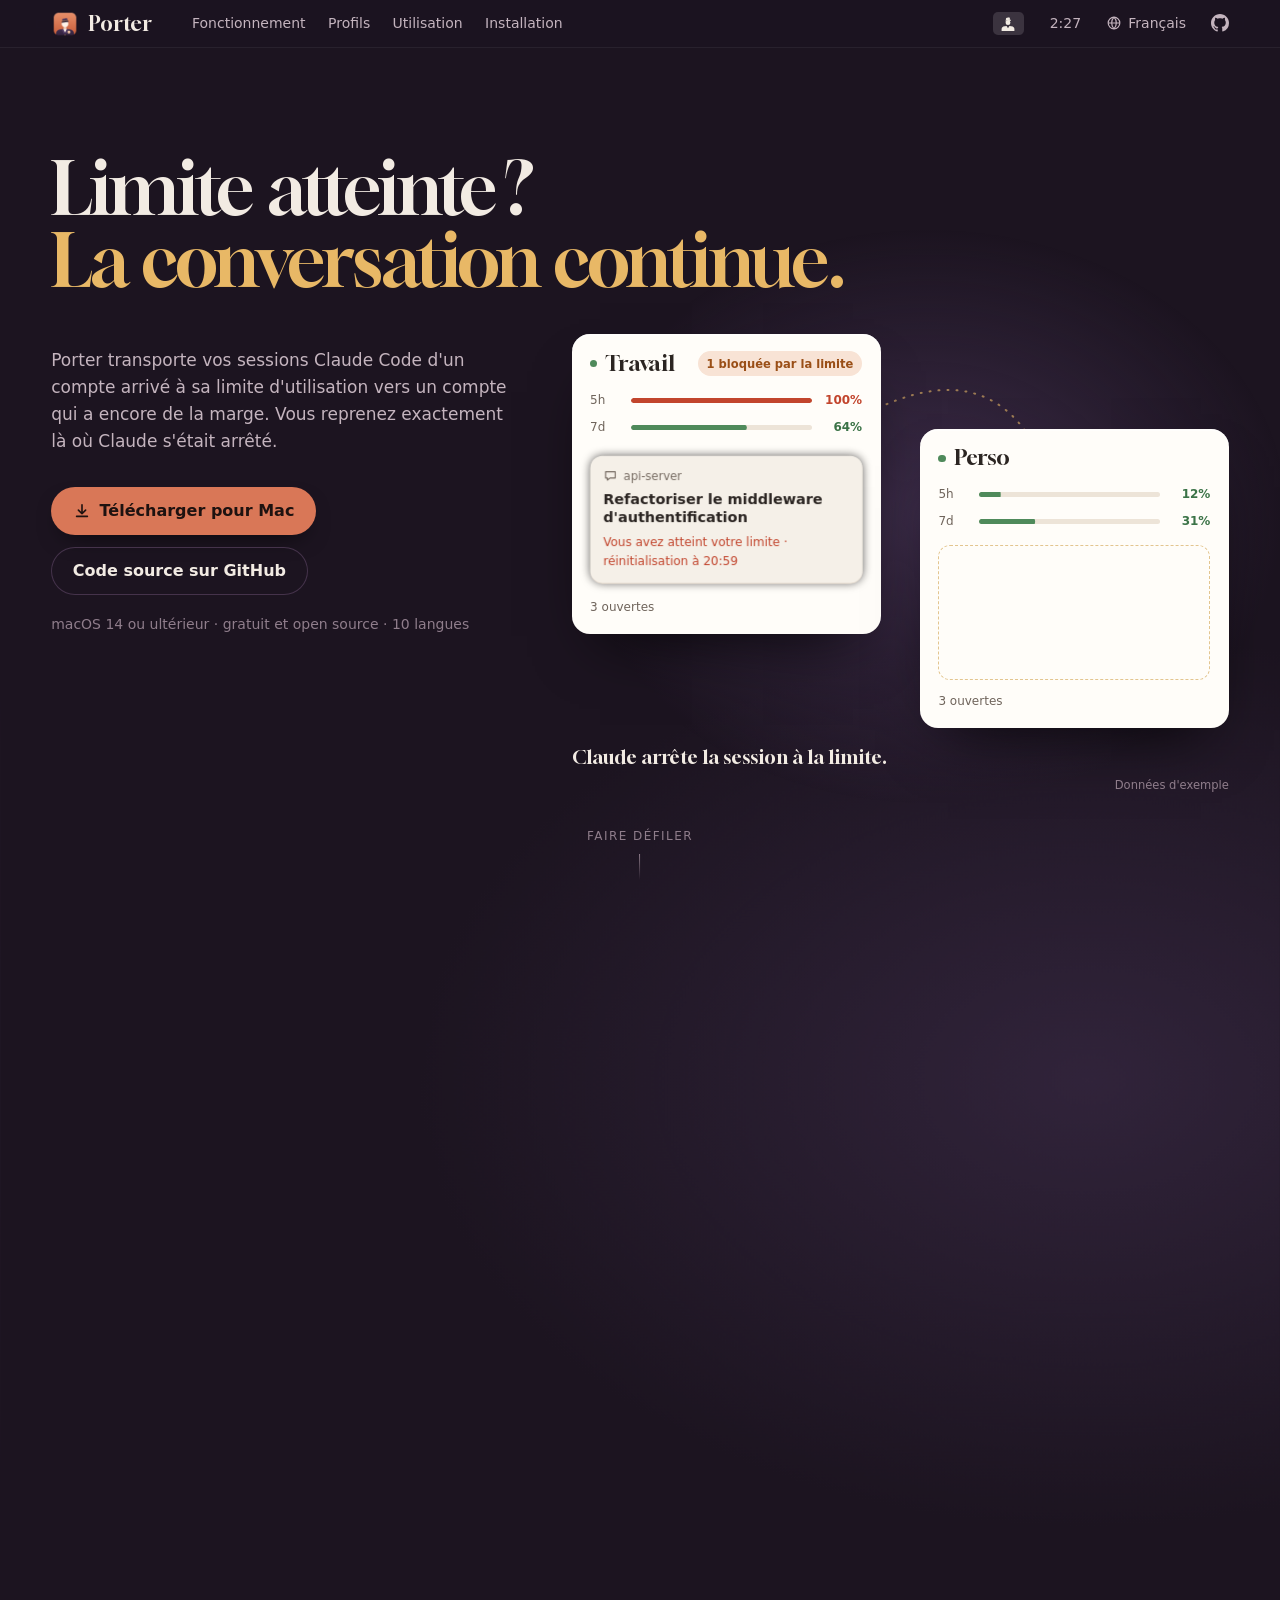
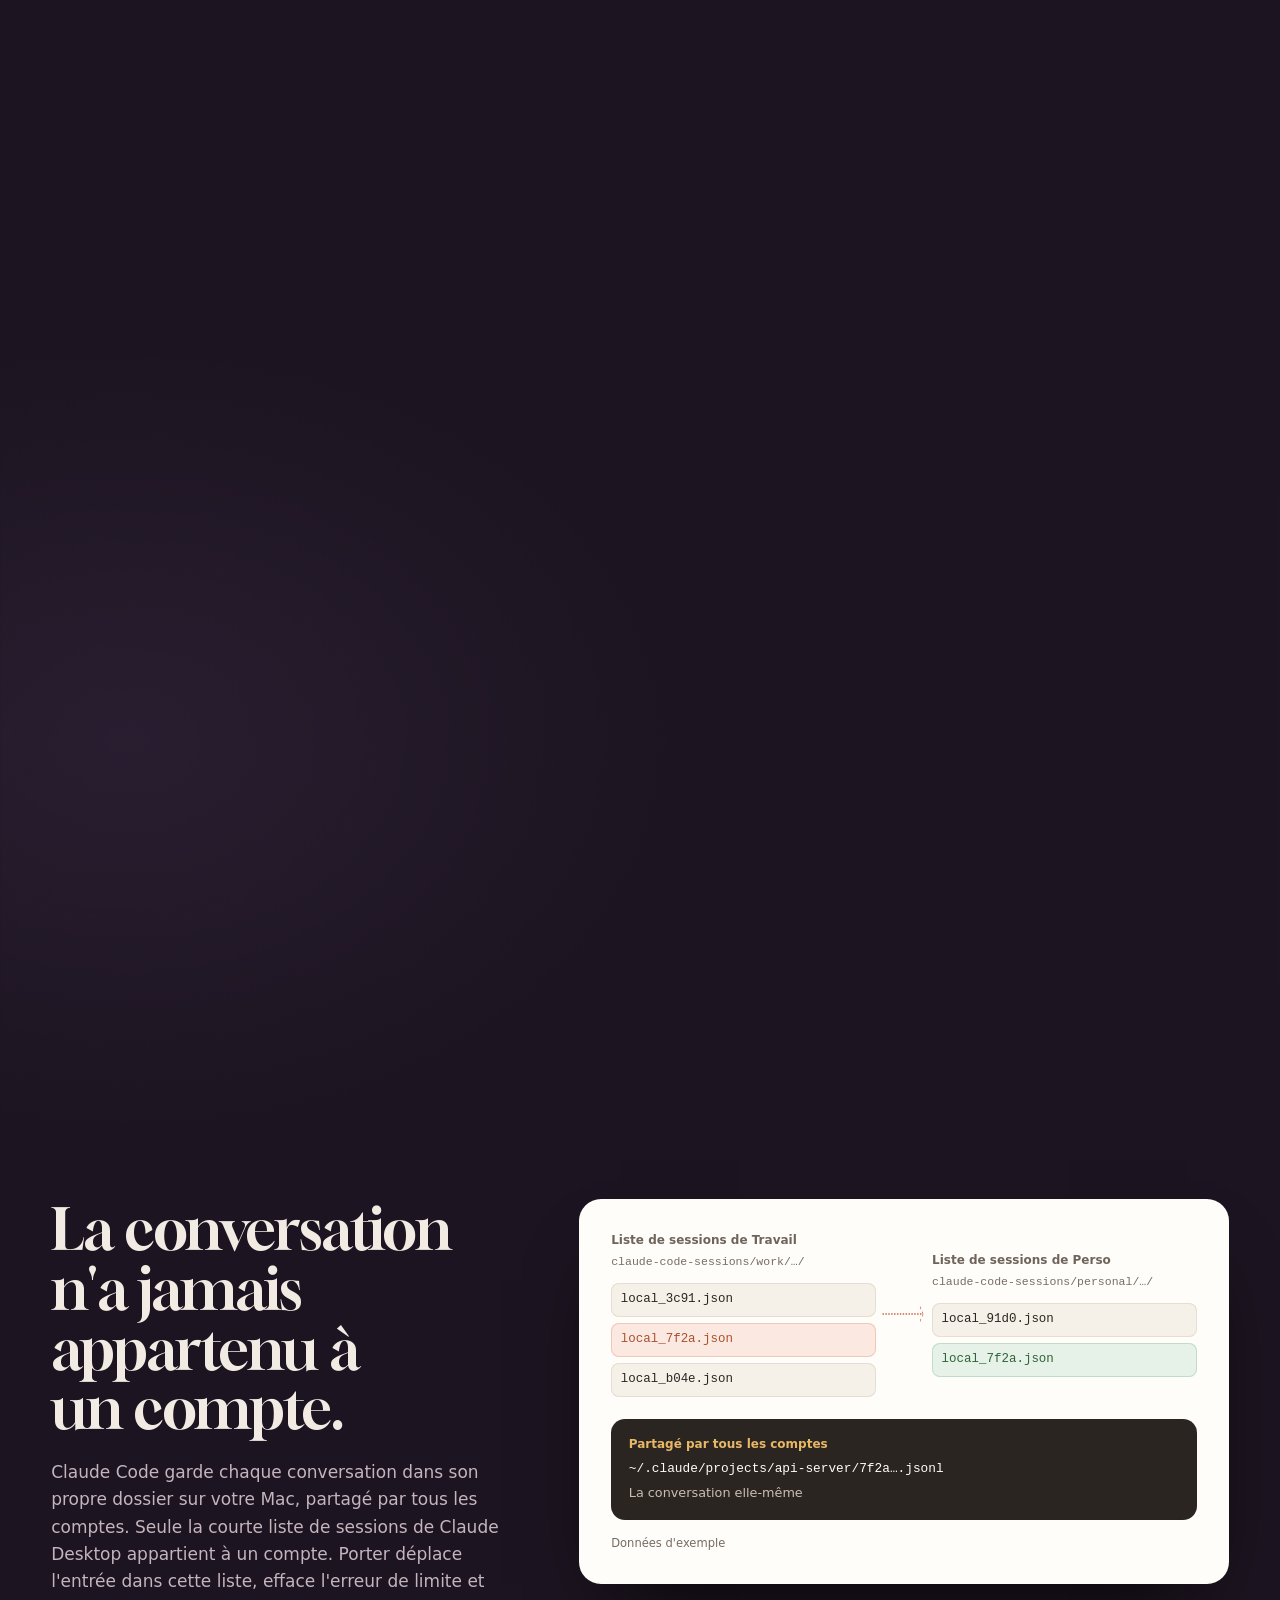
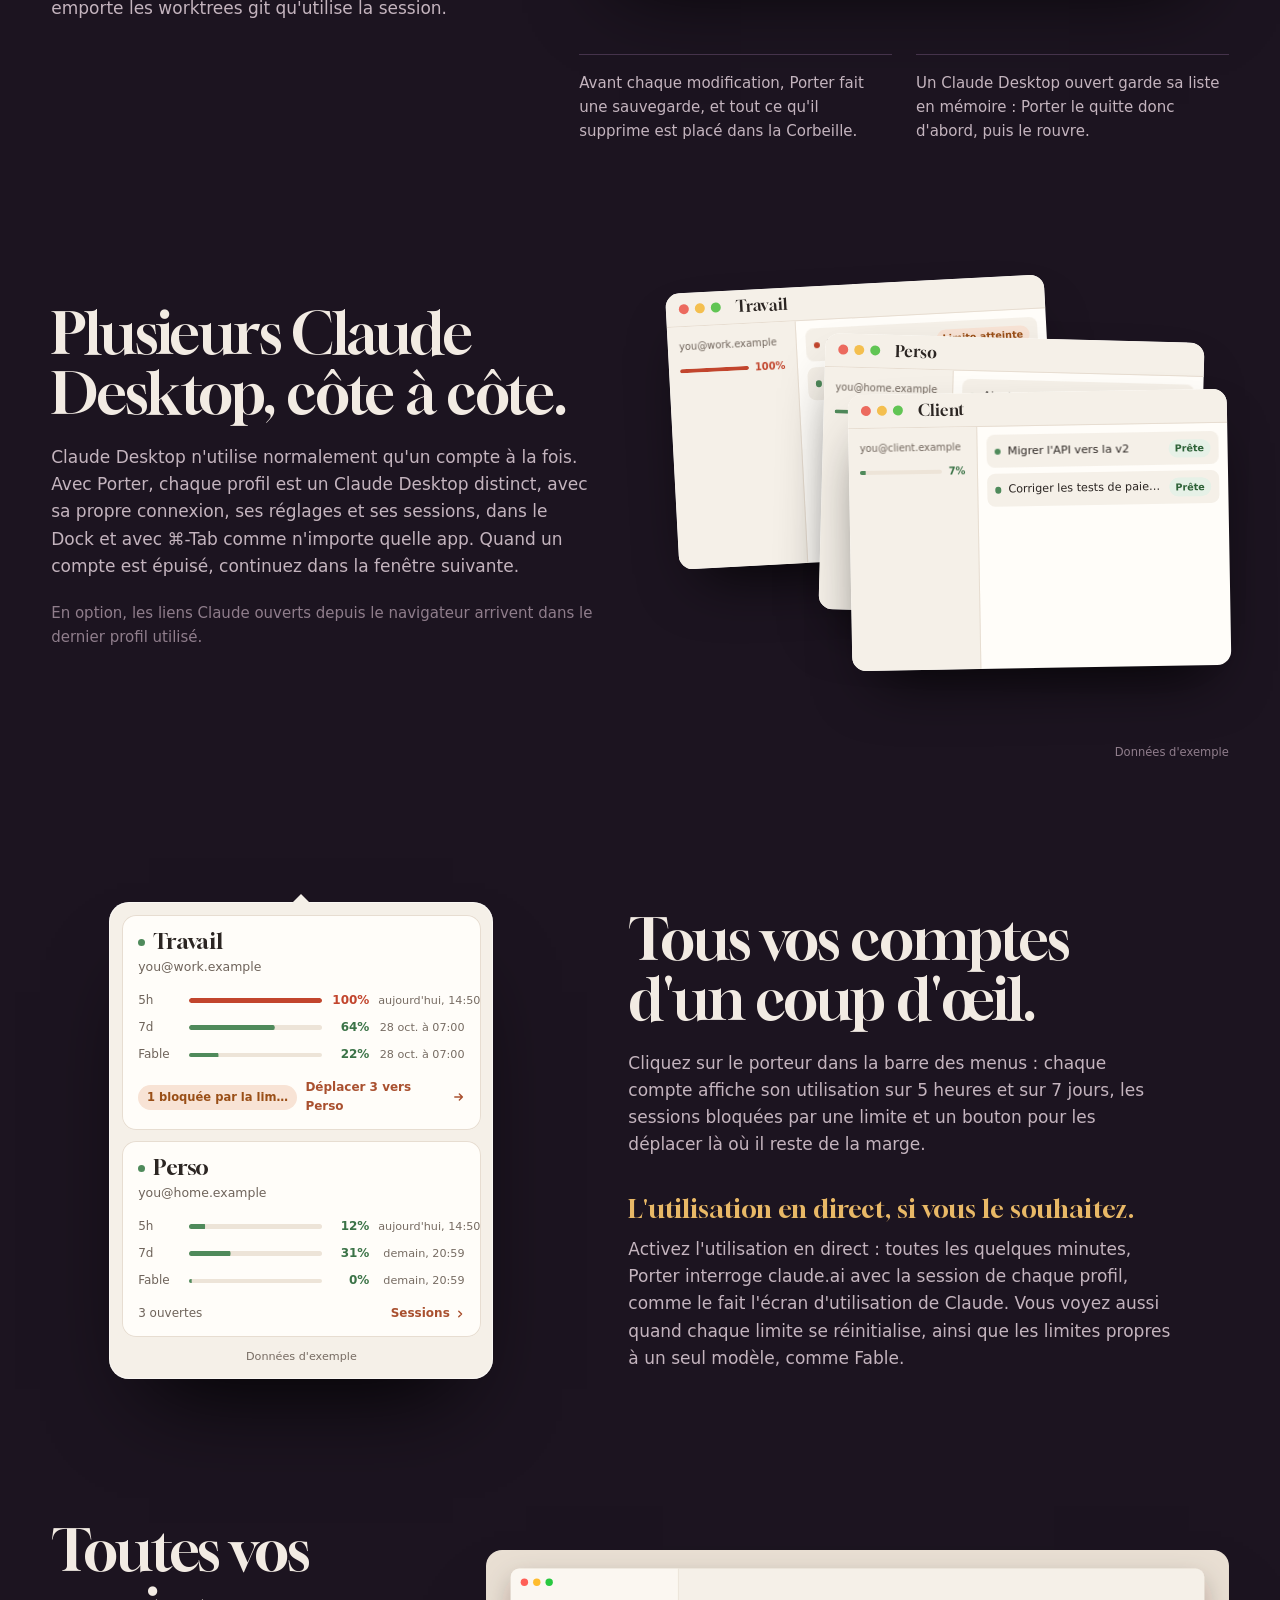
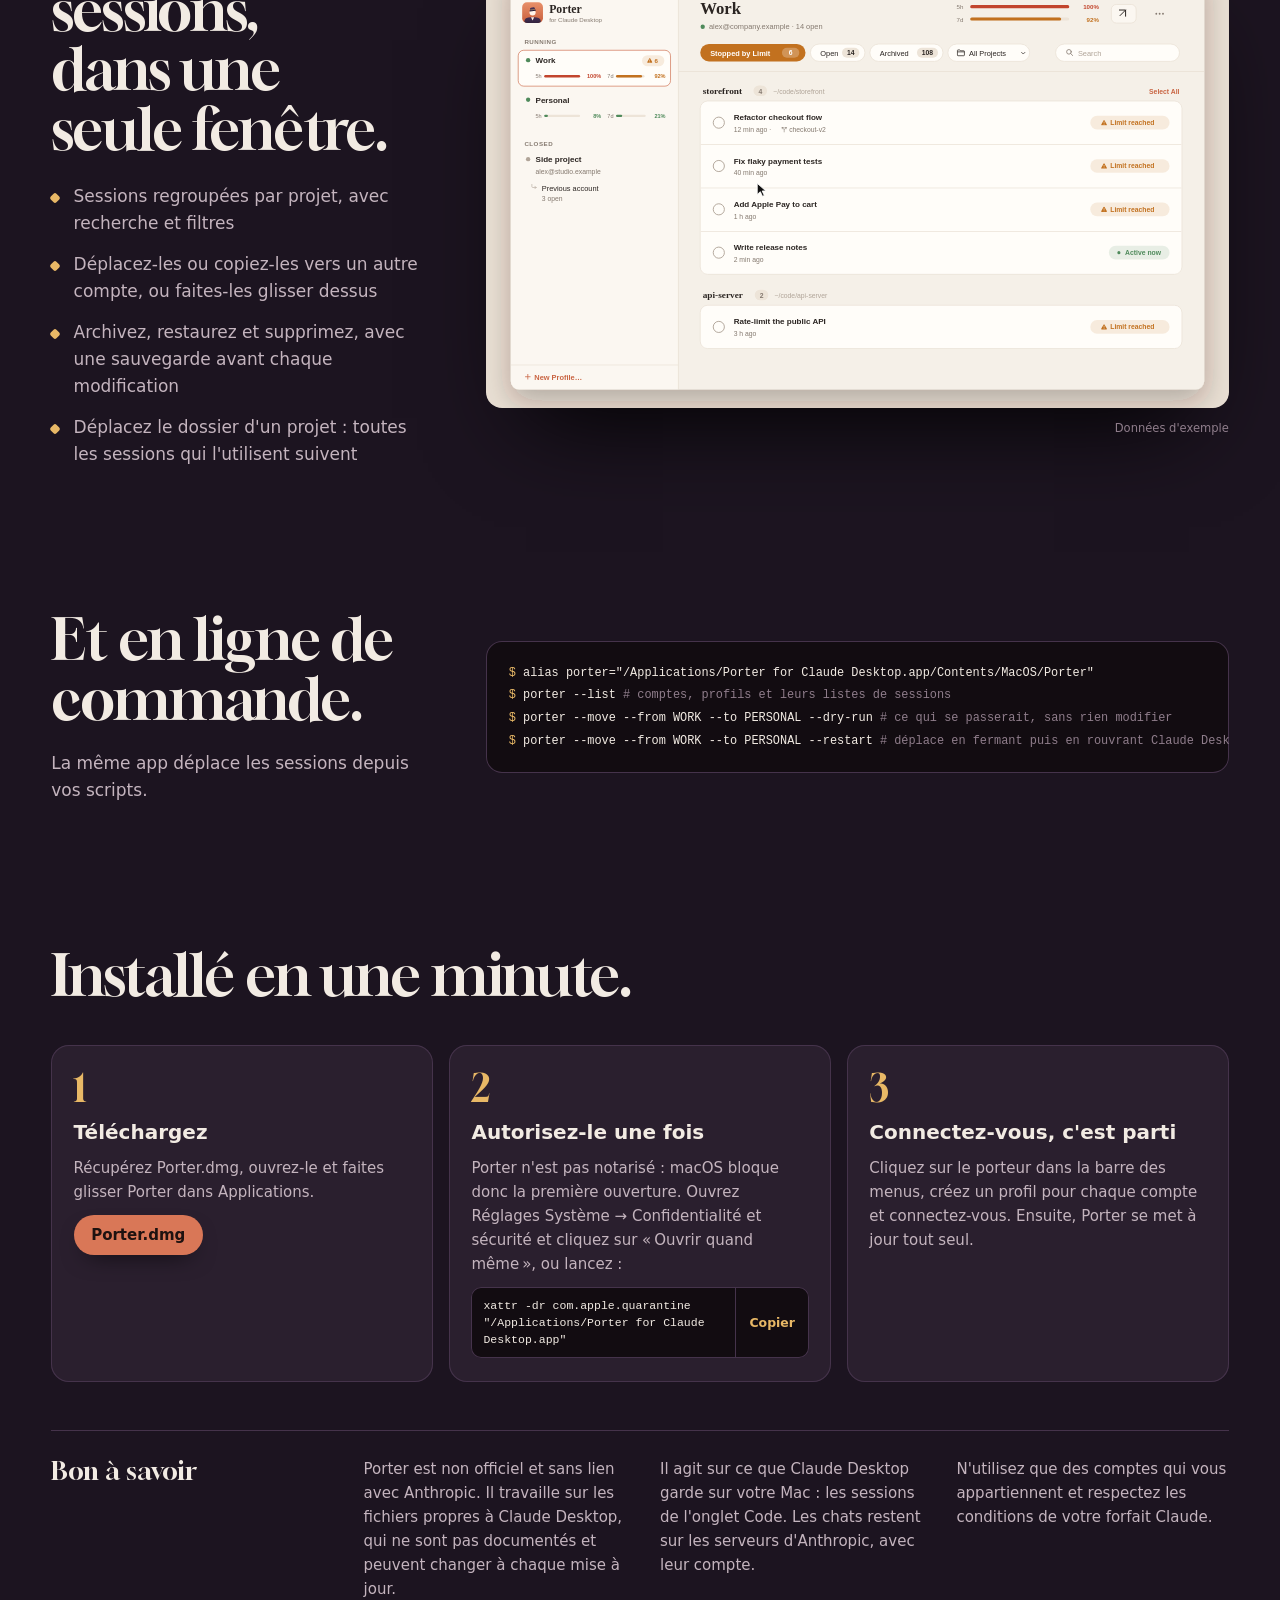
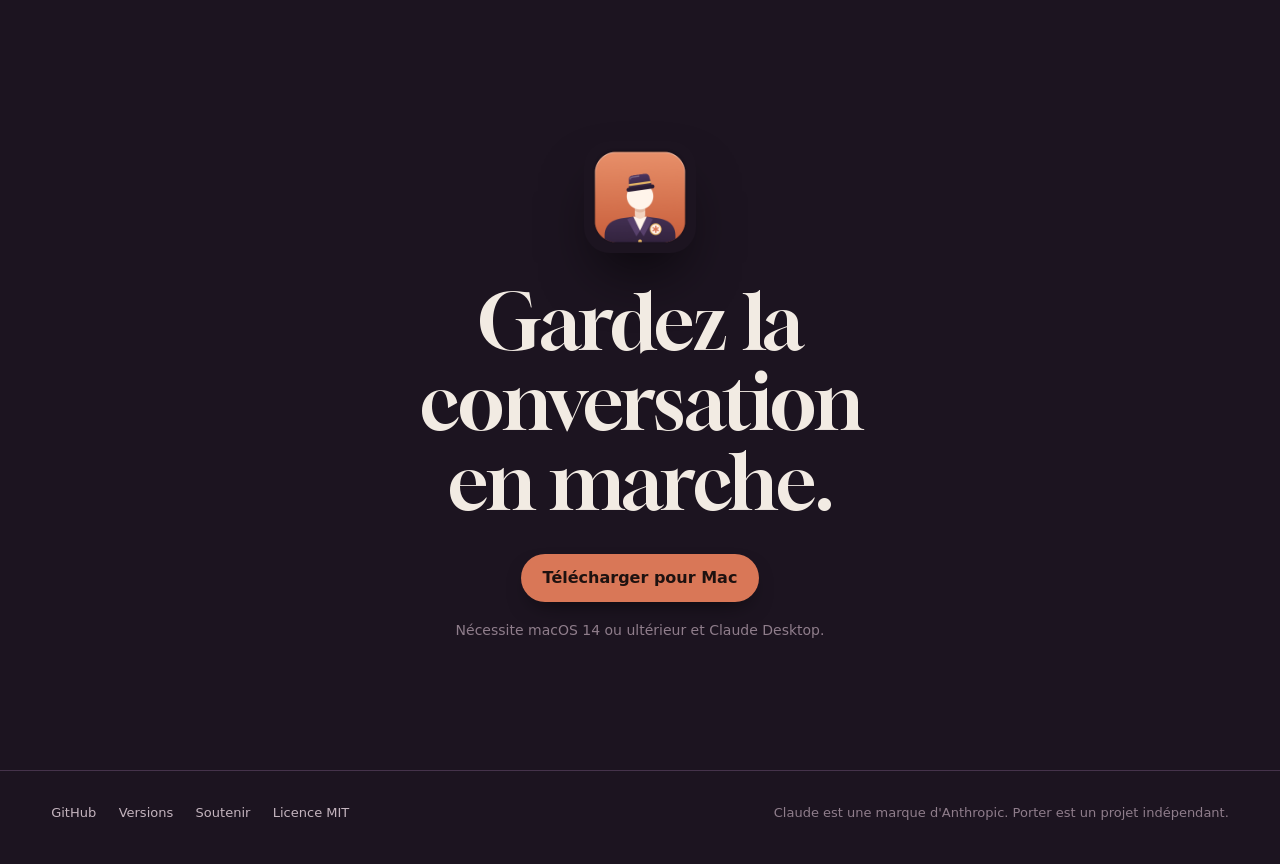
<file: docs/fr/index.html>
<!doctype html>
<html lang="fr">
<head>
<meta charset="utf-8">
<meta name="viewport" content="width=device-width, initial-scale=1">
<title>Porter for Claude Desktop : vos sessions changent de compte</title>
<meta name="description" content="App de barre des menus pour Mac, gratuite et open source. Quand un compte Claude atteint sa limite, Porter déplace vos sessions Claude Code vers un autre.">
<link rel="canonical" href="https://matteogilioli.github.io/porter-for-claude-desktop/fr/">
<link rel="alternate" hreflang="en" href="https://matteogilioli.github.io/porter-for-claude-desktop/">
<link rel="alternate" hreflang="it" href="https://matteogilioli.github.io/porter-for-claude-desktop/it/">
<link rel="alternate" hreflang="es" href="https://matteogilioli.github.io/porter-for-claude-desktop/es/">
<link rel="alternate" hreflang="fr" href="https://matteogilioli.github.io/porter-for-claude-desktop/fr/">
<link rel="alternate" hreflang="de" href="https://matteogilioli.github.io/porter-for-claude-desktop/de/">
<link rel="alternate" hreflang="pt-BR" href="https://matteogilioli.github.io/porter-for-claude-desktop/pt-br/">
<link rel="alternate" hreflang="zh-Hans" href="https://matteogilioli.github.io/porter-for-claude-desktop/zh-hans/">
<link rel="alternate" hreflang="ja" href="https://matteogilioli.github.io/porter-for-claude-desktop/ja/">
<link rel="alternate" hreflang="ko" href="https://matteogilioli.github.io/porter-for-claude-desktop/ko/">
<link rel="alternate" hreflang="ru" href="https://matteogilioli.github.io/porter-for-claude-desktop/ru/">
<link rel="alternate" hreflang="x-default" href="https://matteogilioli.github.io/porter-for-claude-desktop/">
<meta name="google-site-verification" content="W7OjzBVkO4PbXHlbATCozKmhWCui5hOoUjtQkoMHQnA">
<meta name="theme-color" content="#1c1420">
<meta name="color-scheme" content="dark">
<meta property="og:type" content="website">
<meta property="og:site_name" content="Porter for Claude Desktop">
<meta property="og:title" content="Porter for Claude Desktop : vos sessions changent de compte">
<meta property="og:description" content="App de barre des menus pour Mac, gratuite et open source. Quand un compte Claude atteint sa limite, Porter déplace vos sessions Claude Code vers un autre.">
<meta property="og:url" content="https://matteogilioli.github.io/porter-for-claude-desktop/fr/">
<meta property="og:image" content="https://matteogilioli.github.io/porter-for-claude-desktop/assets/og.png">
<meta property="og:image:width" content="1200">
<meta property="og:image:height" content="630">
<meta property="og:locale" content="fr_FR">
<meta name="twitter:card" content="summary_large_image">
<link rel="icon" href="../assets/icon.png" type="image/png">
<link rel="apple-touch-icon" href="../assets/icon.png">
<link rel="preload" href="../assets/fonts/gloock-latin.woff2" as="font" type="font/woff2" crossorigin>
<link rel="stylesheet" href="../assets/site.css?v=8d1a0115">
<script type="application/ld+json">{"@context": "https://schema.org", "@type": "SoftwareApplication", "name": "Porter for Claude Desktop", "operatingSystem": "macOS 14 or later", "applicationCategory": "DeveloperApplication", "description": "App de barre des menus pour Mac, gratuite et open source. Quand un compte Claude atteint sa limite, Porter déplace vos sessions Claude Code vers un autre.", "url": "https://matteogilioli.github.io/porter-for-claude-desktop/fr/", "downloadUrl": "https://github.com/matteogilioli/porter-for-claude-desktop/releases/latest/download/Porter.dmg", "codeRepository": "https://github.com/matteogilioli/porter-for-claude-desktop", "license": "https://opensource.org/licenses/MIT", "inLanguage": "fr", "image": "https://matteogilioli.github.io/porter-for-claude-desktop/assets/og.png", "offers": {"@type": "Offer", "price": "0", "priceCurrency": "USD"}, "author": {"@type": "Person", "name": "Matteo Gilioli", "url": "https://github.com/matteogilioli"}}</script>
</head>
<body>
<a class="skip" href="#main">Aller au contenu</a>

<header class="menubar">
  <a class="brand" href="./">
    <img src="../assets/icon.png" width="28" height="28" alt="">
    <span>Porter</span>
  </a>
  <nav class="menubar-nav" aria-label="Porter">
    <a href="#how">Fonctionnement</a>
    <a href="#profiles">Profils</a>
    <a href="#usage">Utilisation</a>
    <a href="#install">Installation</a>
  </nav>
  <div class="menubar-right">
    <span class="status-item" aria-hidden="true"><svg viewBox="0 0 180 180" width="16" height="16"><g fill="currentColor" fill-rule="evenodd"><path d="M18 180V158q0-26 34-31l22-3 16 26 16-26 22 3q34 5 34 31v22z"/><circle cx="90" cy="86" r="27"/><g transform="rotate(-8 90 52)"><path d="M68 40q0-12 12-12h20q12 0 12 12l3 16H65z"/><rect x="58" y="58" width="64" height="11" rx="5.5"/></g></g></svg></span>
    <time class="clock" aria-hidden="true"></time>
    <details class="langs">
      <summary aria-label="Langue">
        <svg viewBox="0 0 20 20" width="16" height="16" aria-hidden="true"><circle cx="10" cy="10" r="7.25" fill="none" stroke="currentColor" stroke-width="1.5"/><path d="M2.75 10h14.5M10 2.75c2 2.1 2.9 4.5 2.9 7.25S12 15.15 10 17.25M10 2.75C8 4.85 7.1 7.25 7.1 10s.9 5.15 2.9 7.25" fill="none" stroke="currentColor" stroke-width="1.5"/></svg>
        <span>Français</span>
      </summary>
      <ul><li><a href="../" hreflang="en" lang="en">English</a></li><li><a href="../it/" hreflang="it" lang="it">Italiano</a></li><li><a href="../es/" hreflang="es" lang="es">Español</a></li><li><a href="../fr/" hreflang="fr" lang="fr" aria-current="page">Français</a></li><li><a href="../de/" hreflang="de" lang="de">Deutsch</a></li><li><a href="../pt-br/" hreflang="pt-BR" lang="pt-BR">Português</a></li><li><a href="../zh-hans/" hreflang="zh-Hans" lang="zh-Hans">简体中文</a></li><li><a href="../ja/" hreflang="ja" lang="ja">日本語</a></li><li><a href="../ko/" hreflang="ko" lang="ko">한국어</a></li><li><a href="../ru/" hreflang="ru" lang="ru">Русский</a></li></ul>
    </details>
    <a class="gh" href="https://github.com/matteogilioli/porter-for-claude-desktop" aria-label="GitHub">
      <svg viewBox="0 0 16 16" width="18" height="18" aria-hidden="true"><path fill="currentColor" d="M8 0C3.58 0 0 3.58 0 8c0 3.54 2.29 6.53 5.47 7.59.4.07.55-.17.55-.38 0-.19-.01-.82-.01-1.49-2.01.37-2.53-.49-2.69-.94-.09-.23-.48-.94-.82-1.13-.28-.15-.68-.52-.01-.53.63-.01 1.08.58 1.23.82.72 1.21 1.87.87 2.33.66.07-.52.28-.87.51-1.07-1.78-.2-3.64-.89-3.64-3.95 0-.87.31-1.59.82-2.15-.08-.2-.36-1.02.08-2.12 0 0 .67-.21 2.2.82.64-.18 1.32-.27 2-.27.68 0 1.36.09 2 .27 1.53-1.04 2.2-.82 2.2-.82.44 1.1.16 1.92.08 2.12.51.56.82 1.27.82 2.15 0 3.07-1.87 3.75-3.65 3.95.29.25.54.73.54 1.48 0 1.07-.01 1.93-.01 2.2 0 .21.15.46.55.38A8.01 8.01 0 0 0 16 8c0-4.42-3.58-8-8-8Z"/></svg>
    </a>
  </div>
</header>

<main id="main">

<section class="carry" id="carry" aria-labelledby="hero-title">
  <div class="stage">
    <h1 id="hero-title"><span>Limite atteinte ?</span> <span class="accent">La conversation continue.</span></h1>
    <div class="hero-copy">
      <p class="lead">Porter transporte vos sessions Claude Code d&#x27;un compte arrivé à sa limite d&#x27;utilisation vers un compte qui a encore de la marge. Vous reprenez exactement là où Claude s&#x27;était arrêté.</p>
      <div class="actions">
        <a class="button primary" href="https://github.com/matteogilioli/porter-for-claude-desktop/releases/latest/download/Porter.dmg">
          <svg viewBox="0 0 20 20" width="18" height="18" aria-hidden="true"><path d="M10 3v10m0 0-4-4m4 4 4-4M4 16h12" fill="none" stroke="currentColor" stroke-width="1.8" stroke-linecap="round" stroke-linejoin="round"/></svg>
          Télécharger pour Mac
        </a>
        <a class="button ghost" href="https://github.com/matteogilioli/porter-for-claude-desktop">Code source sur GitHub</a>
      </div>
      <p class="meta">macOS 14 ou ultérieur · gratuit et open source · 10 langues</p>
    </div>

    <div class="deck" aria-label="Exemple de comptes et de session" role="img">
      <svg class="path" aria-hidden="true"><path class="path-track"/><path class="path-ink"/></svg>

      <article class="account account-a" aria-hidden="true">
        <header><span class="dot"></span><p class="name">Travail</p><span class="badge warn">1 bloquée par la limite</span></header>
        <div class="bars">
          <div class="bar"><span>5h</span><i style="--v:100" data-tone="red"></i><b>100%</b></div>
          <div class="bar"><span>7d</span><i style="--v:64" data-tone="green"></i><b>64%</b></div>
        </div>
        <div class="slot slot-a"></div>
        <footer><span class="count-a" data-before="3 ouvertes" data-after="3 ouvertes">3 ouvertes</span></footer>
      </article>

      <article class="account account-b" aria-hidden="true">
        <header><span class="dot"></span><p class="name">Perso</p></header>
        <div class="bars">
          <div class="bar"><span>5h</span><i class="b5" style="--v:12" data-tone="green"></i><b class="b5n">12%</b></div>
          <div class="bar"><span>7d</span><i style="--v:31" data-tone="green"></i><b>31%</b></div>
        </div>
        <div class="slot slot-b"></div>
        <footer><span class="count-b" data-before="3 ouvertes" data-after="4 ouvertes">3 ouvertes</span></footer>
      </article>

      <article class="session" aria-hidden="true">
        <img class="porter-ride" src="../assets/icon.png" width="34" height="34" alt="">
        <div class="session-top">
          <svg viewBox="0 0 16 16" width="14" height="14"><path d="M2.5 3.5h11v7h-6l-3 2.5v-2.5h-2z" fill="none" stroke="currentColor" stroke-width="1.3" stroke-linejoin="round"/></svg>
          <span class="session-project">api-server</span>
        </div>
        <p class="session-title">Refactoriser le middleware d&#x27;authentification</p>
        <p class="session-status">
          <span class="status-error">Vous avez atteint votre limite · réinitialisation à 20:59</span>
          <span class="status-ok">Prête à reprendre</span>
        </p>
      </article>

      <p class="demo-note">Données d&#x27;exemple</p>
      <ol class="steps">
        <li>Claude arrête la session à la limite.</li>
        <li>Porter la transporte vers un compte qui a de la marge.</li>
        <li>Même conversation, nouveau compte.</li>
      </ol>
    </div>
    <span class="scroll-hint" aria-hidden="true">Faire défiler</span>
  </div>
</section>

<section class="how" id="how" aria-labelledby="how-title">
  <div class="how-copy">
    <h2 id="how-title">La conversation n&#x27;a jamais appartenu à un compte.</h2>
    <p>Claude Code garde chaque conversation dans son propre dossier sur votre Mac, partagé par tous les comptes. Seule la courte liste de sessions de Claude Desktop appartient à un compte. Porter déplace l&#x27;entrée dans cette liste, efface l&#x27;erreur de limite et emporte les worktrees git qu&#x27;utilise la session.</p>
  </div>
  <figure class="ledger" aria-hidden="true">
    <div class="ledger-lists">
      <div class="ledger-list">
        <p class="ledger-label">Liste de sessions de Travail</p>
        <code>claude-code-sessions/work/…/</code>
        <ul>
          <li><code>local_3c91.json</code></li>
          <li class="moving"><code>local_7f2a.json</code></li>
          <li><code>local_b04e.json</code></li>
        </ul>
      </div>
      <div class="ledger-arrow"><svg viewBox="0 0 120 24" preserveAspectRatio="none"><path d="M2 12h112m0 0-8-7m8 7-8 7" fill="none" stroke="currentColor" stroke-width="1.5" stroke-dasharray="3 5" stroke-linecap="round"/></svg></div>
      <div class="ledger-list">
        <p class="ledger-label">Liste de sessions de Perso</p>
        <code>claude-code-sessions/personal/…/</code>
        <ul>
          <li><code>local_91d0.json</code></li>
          <li class="landing"><code>local_7f2a.json</code></li>
        </ul>
      </div>
    </div>
    <div class="ledger-shelf">
      <p class="ledger-label">Partagé par tous les comptes</p>
      <code>~/.claude/projects/api-server/7f2a….jsonl</code>
      <span>La conversation elle-même</span>
    </div>
    <figcaption>Données d&#x27;exemple</figcaption>
  </figure>
  <ul class="how-notes">
    <li>Avant chaque modification, Porter fait une sauvegarde, et tout ce qu&#x27;il supprime est placé dans la Corbeille.</li>
    <li>Un Claude Desktop ouvert garde sa liste en mémoire : Porter le quitte donc d&#x27;abord, puis le rouvre.</li>
  </ul>
</section>

<section class="profiles" id="profiles" aria-labelledby="profiles-title">
  <div class="profiles-copy">
    <h2 id="profiles-title">Plusieurs Claude Desktop, côte à côte.</h2>
    <p>Claude Desktop n&#x27;utilise normalement qu&#x27;un compte à la fois. Avec Porter, chaque profil est un Claude Desktop distinct, avec sa propre connexion, ses réglages et ses sessions, dans le Dock et avec ⌘-Tab comme n&#x27;importe quelle app. Quand un compte est épuisé, continuez dans la fenêtre suivante.</p>
    <p class="aside">En option, les liens Claude ouverts depuis le navigateur arrivent dans le dernier profil utilisé.</p>
  </div>
  <div class="windows" aria-hidden="true">
    <div class="win w1"><div class="win-bar"><i></i><i></i><i></i><span>Travail</span></div>
      <div class="win-body"><aside><p class="w-acc">you@work.example</p><div class="w-bar"><i style="--v:100" data-tone="red"></i><b>100%</b></div></aside><ul><li><span class="s-dot stop"></span><span class="s-title">Refactoriser le middleware d&#x27;authentification</span><span class="pill stop">Limite atteinte</span></li><li><span class="s-dot ok"></span><span class="s-title">Corriger les tests de paiement</span><span class="pill ok">Prête</span></li></ul></div></div>
    <div class="win w2"><div class="win-bar"><i></i><i></i><i></i><span>Perso</span></div>
      <div class="win-body"><aside><p class="w-acc">you@home.example</p><div class="w-bar"><i style="--v:18" data-tone="green"></i><b>18%</b></div></aside><ul><li><span class="s-dot ok"></span><span class="s-title">Ajouter le mode sombre aux réglages</span><span class="pill ok">Prête</span></li><li><span class="s-dot ok"></span><span class="s-title">Rédiger les notes de version</span><span class="pill ok">Prête</span></li></ul></div></div>
    <div class="win w3"><div class="win-bar"><i></i><i></i><i></i><span>Client</span></div>
      <div class="win-body"><aside><p class="w-acc">you@client.example</p><div class="w-bar"><i style="--v:7" data-tone="green"></i><b>7%</b></div></aside><ul><li><span class="s-dot ok"></span><span class="s-title">Migrer l&#x27;API vers la v2</span><span class="pill ok">Prête</span></li><li><span class="s-dot ok"></span><span class="s-title">Corriger les tests de paiement</span><span class="pill ok">Prête</span></li></ul></div></div>
  </div>
  <p class="example-note">Données d&#x27;exemple</p>
</section>

<section class="usage" id="usage" aria-labelledby="usage-title">
  <div class="panel" aria-label="Données d&#x27;exemple" role="img">
    <div class="panel-card">
      <header><span class="dot on"></span><p class="name">Travail</p></header>
      <p class="mail">you@work.example</p>
      <div class="bars wide">
        <div class="bar"><span>5h</span><i style="--v:100" data-tone="red"></i><b>100%</b><time>aujourd&#x27;hui, 14:50</time></div>
        <div class="bar"><span>7d</span><i style="--v:64" data-tone="green"></i><b>64%</b><time>28 oct. à 07:00</time></div>
        <div class="bar"><span>Fable</span><i style="--v:22" data-tone="green"></i><b>22%</b><time>28 oct. à 07:00</time></div>
      </div>
      <footer><span class="badge warn">1 bloquée par la limite</span><a class="panel-move">Déplacer 3 vers Perso <svg viewBox="0 0 16 16" width="12" height="12" aria-hidden="true"><path fill="none" stroke="currentColor" stroke-width="2" stroke-linecap="round" stroke-linejoin="round" d="M2.5 8H13M8.8 3.8 13 8l-4.2 4.2"/></svg></a></footer>
    </div>
    <div class="panel-card">
      <header><span class="dot on"></span><p class="name">Perso</p></header>
      <p class="mail">you@home.example</p>
      <div class="bars wide">
        <div class="bar"><span>5h</span><i class="live" style="--v:12" data-tone="green"></i><b class="live-n">12%</b><time>aujourd&#x27;hui, 14:50</time></div>
        <div class="bar"><span>7d</span><i style="--v:31" data-tone="green"></i><b>31%</b><time>demain, 20:59</time></div>
        <div class="bar"><span>Fable</span><i style="--v:0" data-tone="green"></i><b>0%</b><time>demain, 20:59</time></div>
      </div>
      <footer><span>3 ouvertes</span><a class="panel-link">Sessions <svg viewBox="0 0 16 16" width="10" height="10" aria-hidden="true"><path fill="none" stroke="currentColor" stroke-width="2.2" stroke-linecap="round" stroke-linejoin="round" d="m6 3.5 4.5 4.5L6 12.5"/></svg></a></footer>
    </div>
    <p class="example">Données d&#x27;exemple</p>
  </div>
  <div class="usage-copy">
    <h2 id="usage-title">Tous vos comptes d&#x27;un coup d&#x27;œil.</h2>
    <p>Cliquez sur le porteur dans la barre des menus : chaque compte affiche son utilisation sur 5 heures et sur 7 jours, les sessions bloquées par une limite et un bouton pour les déplacer là où il reste de la marge.</p>
    <h3>L&#x27;utilisation en direct, si vous le souhaitez.</h3>
    <p>Activez l&#x27;utilisation en direct : toutes les quelques minutes, Porter interroge claude.ai avec la session de chaque profil, comme le fait l&#x27;écran d&#x27;utilisation de Claude. Vous voyez aussi quand chaque limite se réinitialise, ainsi que les limites propres à un seul modèle, comme Fable.</p>
  </div>
</section>

<section class="window" aria-labelledby="window-title">
  <div class="window-copy">
    <h2 id="window-title">Toutes vos sessions, dans une seule fenêtre.</h2>
    <ul><li>Sessions regroupées par projet, avec recherche et filtres</li><li>Déplacez-les ou copiez-les vers un autre compte, ou faites-les glisser dessus</li><li>Archivez, restaurez et supprimez, avec une sauvegarde avant chaque modification</li><li>Déplacez le dossier d&#x27;un projet : toutes les sessions qui l&#x27;utilisent suivent</li></ul>
  </div>
  <figure class="window-figure">
    <img class="window-shot" src="../assets/window.svg" width="1200" height="740" loading="lazy" alt="La fenêtre principale de Porter : comptes dans une barre latérale, sessions regroupées par projet et barre d&#x27;actions avec Archiver, Supprimer et Déplacer vers">
    <figcaption>Données d&#x27;exemple</figcaption>
  </figure>
</section>

<section class="cli" aria-labelledby="cli-title">
  <div class="cli-copy">
    <h2 id="cli-title">Et en ligne de commande.</h2>
    <p>La même app déplace les sessions depuis vos scripts.</p>
  </div>
  <pre class="terminal"><code><span class="line"><span class="prompt">$</span> <span class="nw">alias</span> <span class="arg-path">porter="/Applications/Porter for Claude Desktop.app/Contents/MacOS/Porter"</span></span><span class="line"><span class="prompt">$</span> <span class="nw">porter</span> <span class="nw">--list</span> <span class="c"># comptes, profils et leurs listes de sessions</span></span><span class="line"><span class="prompt">$</span> <span class="nw">porter</span> <span class="nw">--move</span> <span class="nw">--from WORK</span> <span class="nw">--to PERSONAL</span> <span class="nw">--dry-run</span> <span class="c"># ce qui se passerait, sans rien modifier</span></span><span class="line"><span class="prompt">$</span> <span class="nw">porter</span> <span class="nw">--move</span> <span class="nw">--from WORK</span> <span class="nw">--to PERSONAL</span> <span class="nw">--restart</span> <span class="c"># déplace en fermant puis en rouvrant Claude Desktop</span></span></code></pre>
</section>

<section class="install" id="install" aria-labelledby="install-title">
  <h2 id="install-title">Installé en une minute.</h2>
  <ol class="install-steps">
    <li>
      <h3>Téléchargez</h3>
      <p>Récupérez Porter.dmg, ouvrez-le et faites glisser Porter dans Applications.</p>
      <a class="button primary small" href="https://github.com/matteogilioli/porter-for-claude-desktop/releases/latest/download/Porter.dmg">Porter.dmg</a>
    </li>
    <li>
      <h3>Autorisez-le une fois</h3>
      <p>Porter n&#x27;est pas notarisé : macOS bloque donc la première ouverture. Ouvrez Réglages Système → Confidentialité et sécurité et cliquez sur « Ouvrir quand même », ou lancez :</p>
      <div class="cmd"><code id="xattr">xattr -dr com.apple.quarantine "/Applications/Porter for Claude Desktop.app"</code><button type="button" class="copy" data-copy="xattr" data-done="Copié">Copier</button></div>
    </li>
    <li>
      <h3>Connectez-vous, c&#x27;est parti</h3>
      <p>Cliquez sur le porteur dans la barre des menus, créez un profil pour chaque compte et connectez-vous. Ensuite, Porter se met à jour tout seul.</p>
    </li>
  </ol>
  <aside class="honest" aria-labelledby="honest-title">
    <h3 id="honest-title">Bon à savoir</h3>
    <ul>
      <li>Porter est non officiel et sans lien avec Anthropic. Il travaille sur les fichiers propres à Claude Desktop, qui ne sont pas documentés et peuvent changer à chaque mise à jour.</li>
      <li>Il agit sur ce que Claude Desktop garde sur votre Mac : les sessions de l&#x27;onglet Code. Les chats restent sur les serveurs d&#x27;Anthropic, avec leur compte.</li>
      <li>N&#x27;utilisez que des comptes qui vous appartiennent et respectez les conditions de votre forfait Claude.</li>
    </ul>
  </aside>
</section>

<section class="close" aria-labelledby="close-title">
  <img src="../assets/icon.png" width="112" height="112" alt="">
  <h2 id="close-title">Gardez la conversation en marche.</h2>
  <a class="button primary" href="https://github.com/matteogilioli/porter-for-claude-desktop/releases/latest/download/Porter.dmg">Télécharger pour Mac</a>
  <p class="meta">Nécessite macOS 14 ou ultérieur et Claude Desktop.</p>
</section>

</main>

<footer class="foot">
  <nav aria-label="Links">
    <a href="https://github.com/matteogilioli/porter-for-claude-desktop">GitHub</a>
    <a href="https://github.com/matteogilioli/porter-for-claude-desktop/releases">Versions</a>
    <a href="https://github.com/sponsors/matteogilioli">Soutenir</a>
    <a href="https://github.com/matteogilioli/porter-for-claude-desktop/blob/main/LICENSE">Licence MIT</a>
  </nav>
  <p>Claude est une marque d&#x27;Anthropic. Porter est un projet indépendant.</p>
</footer>

<script src="../assets/site.js?v=db3989b0" defer></script>
</body>
</html>
</file>
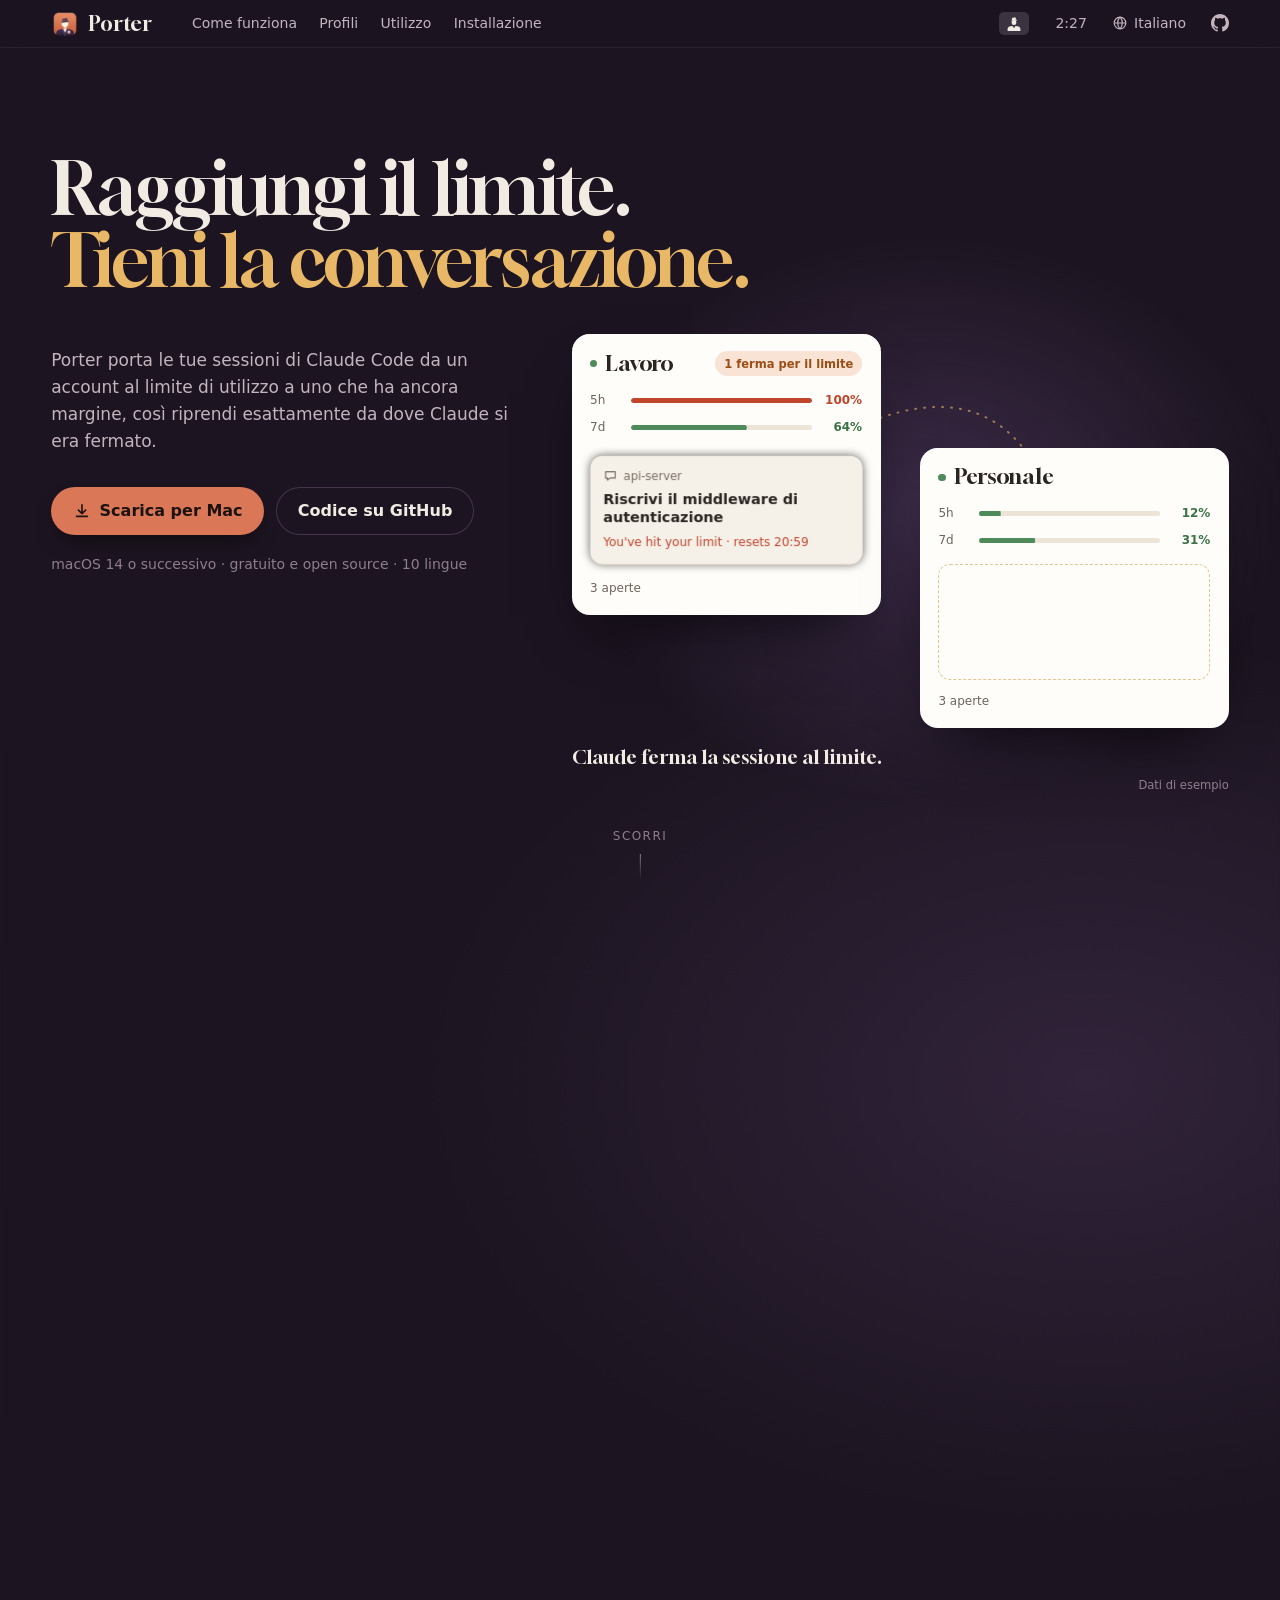
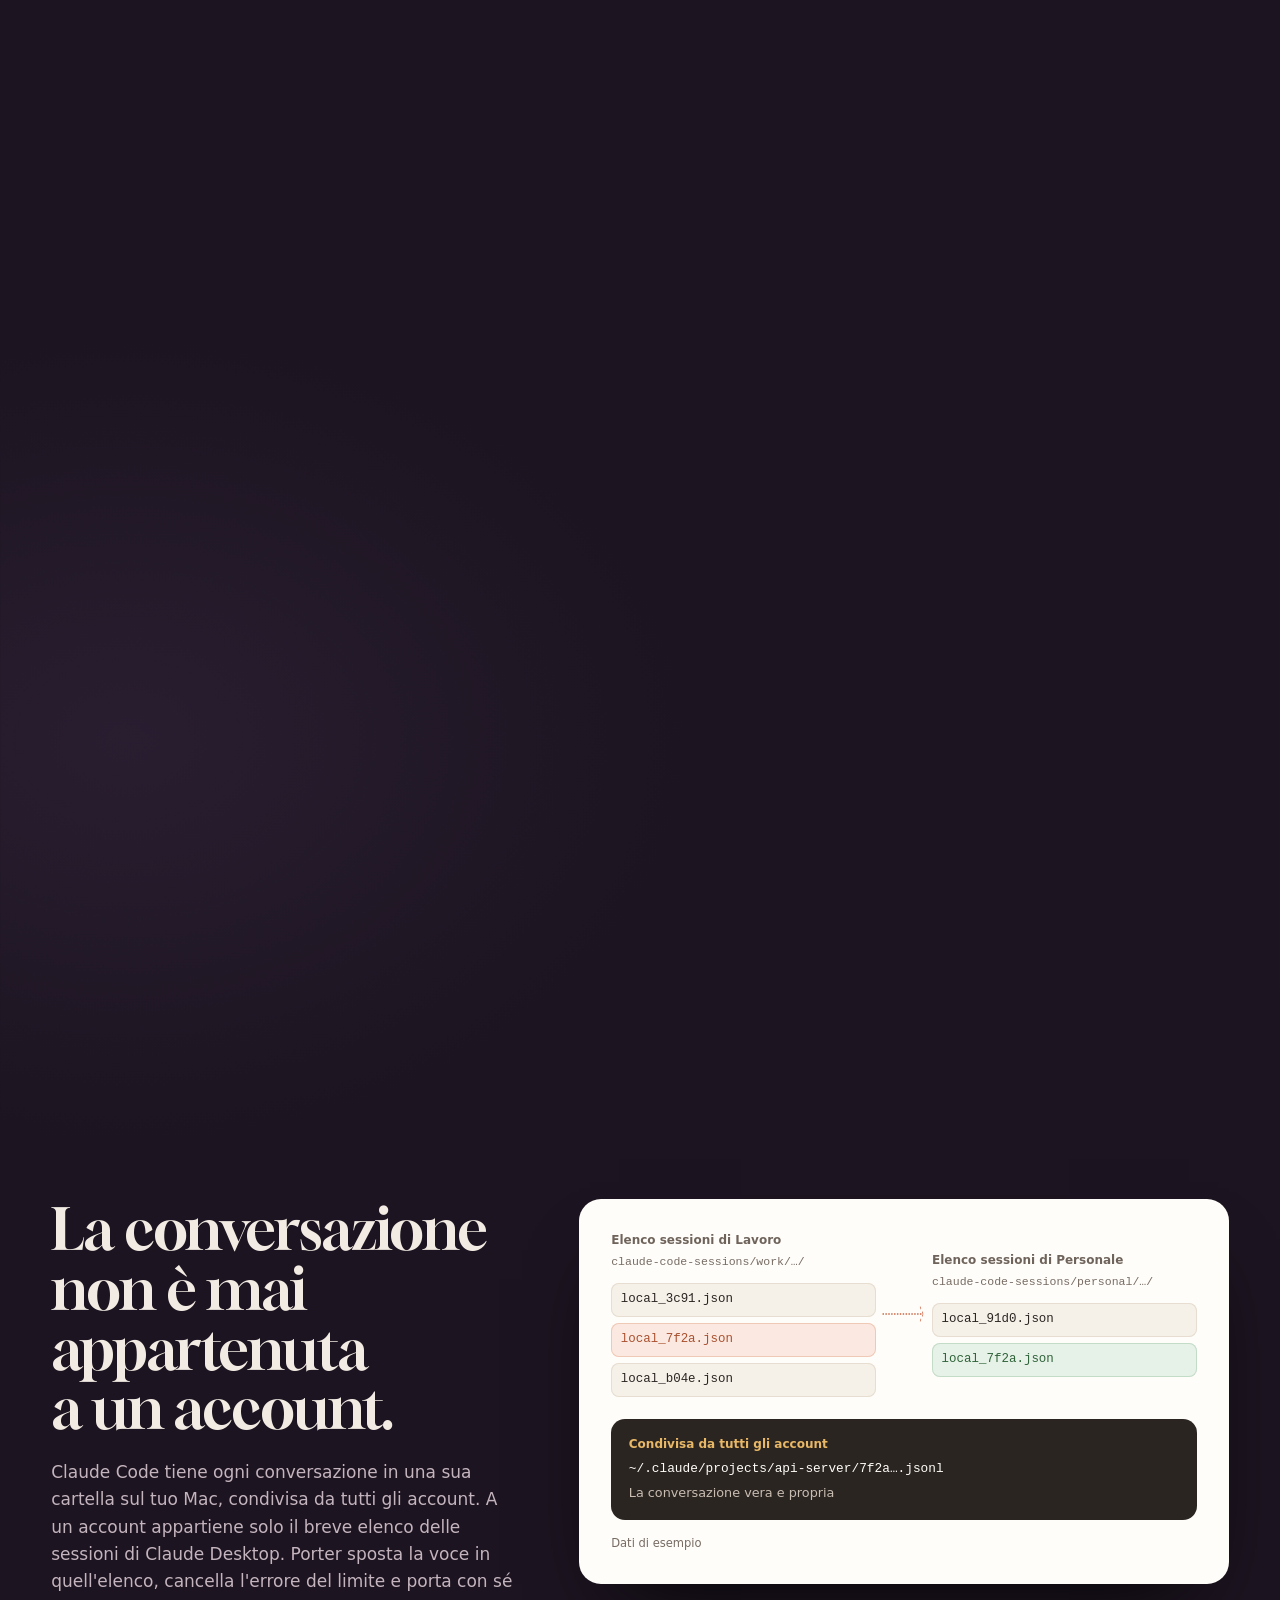
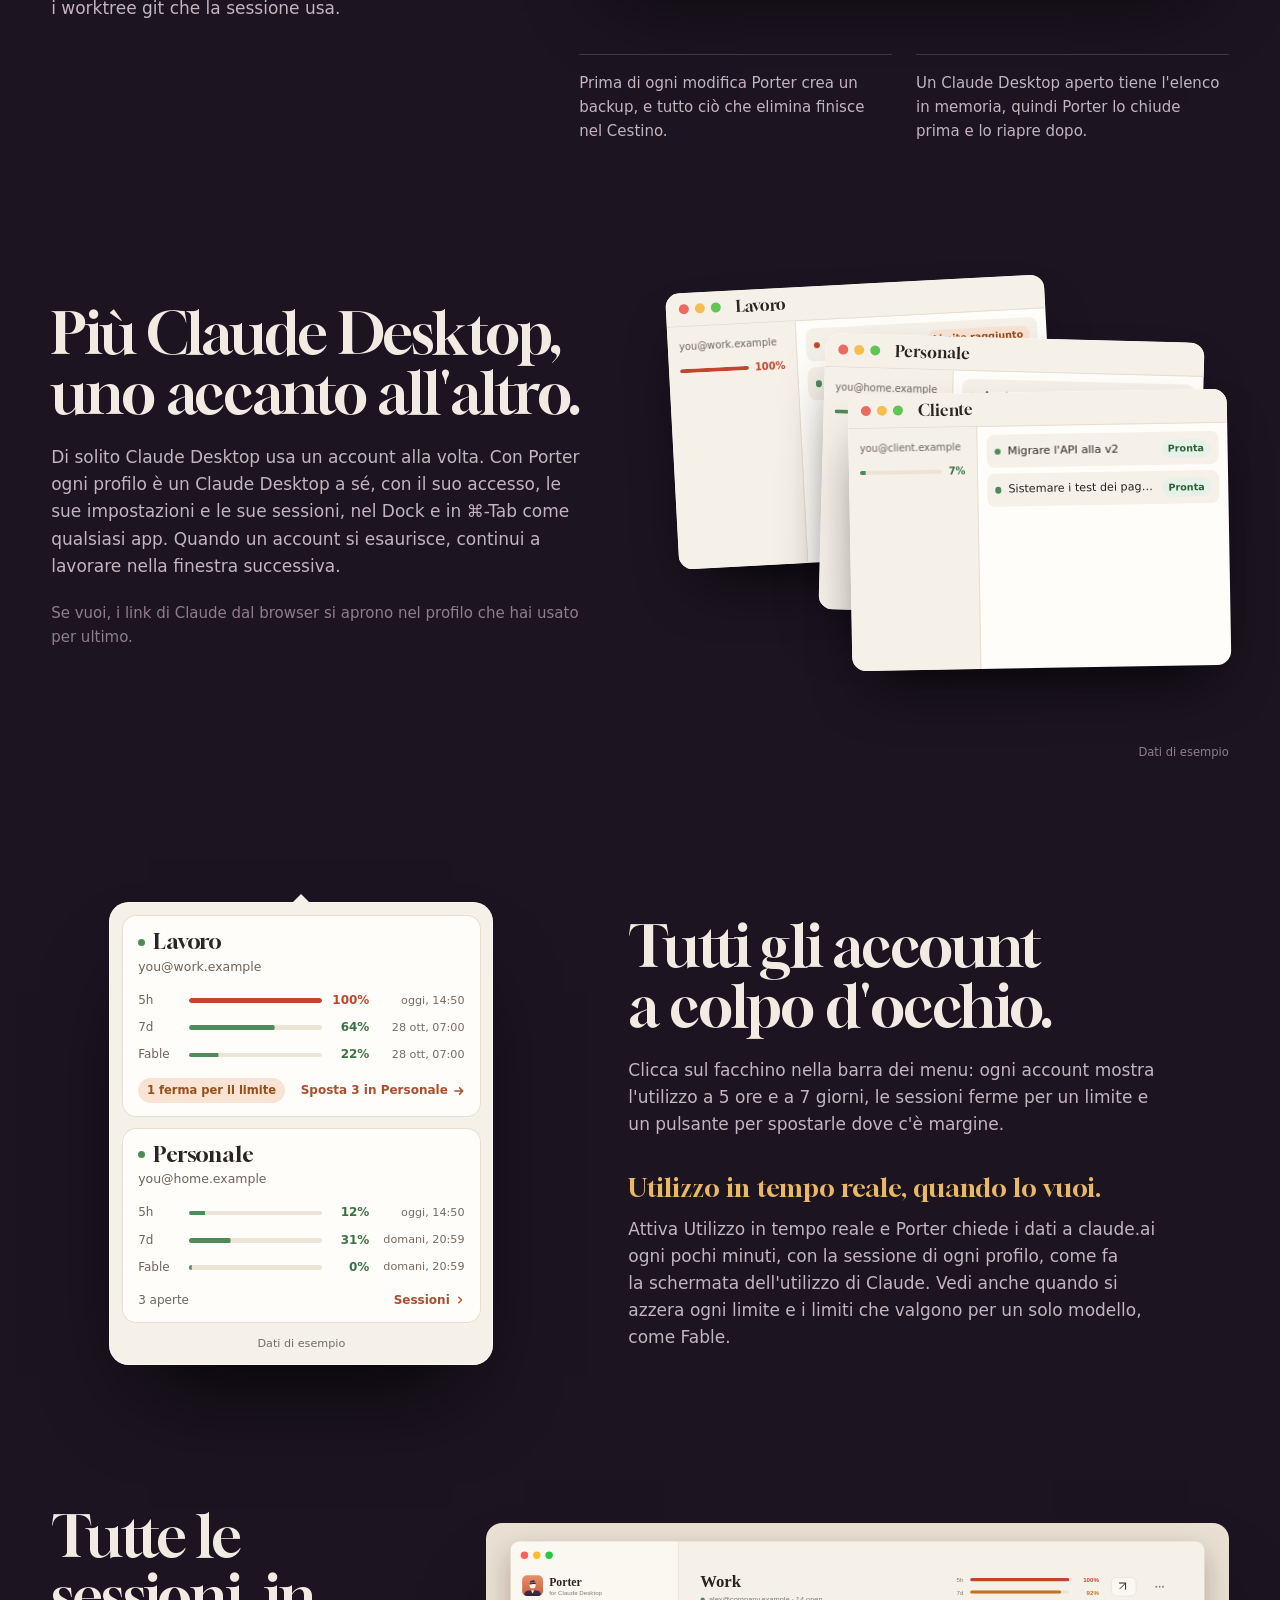
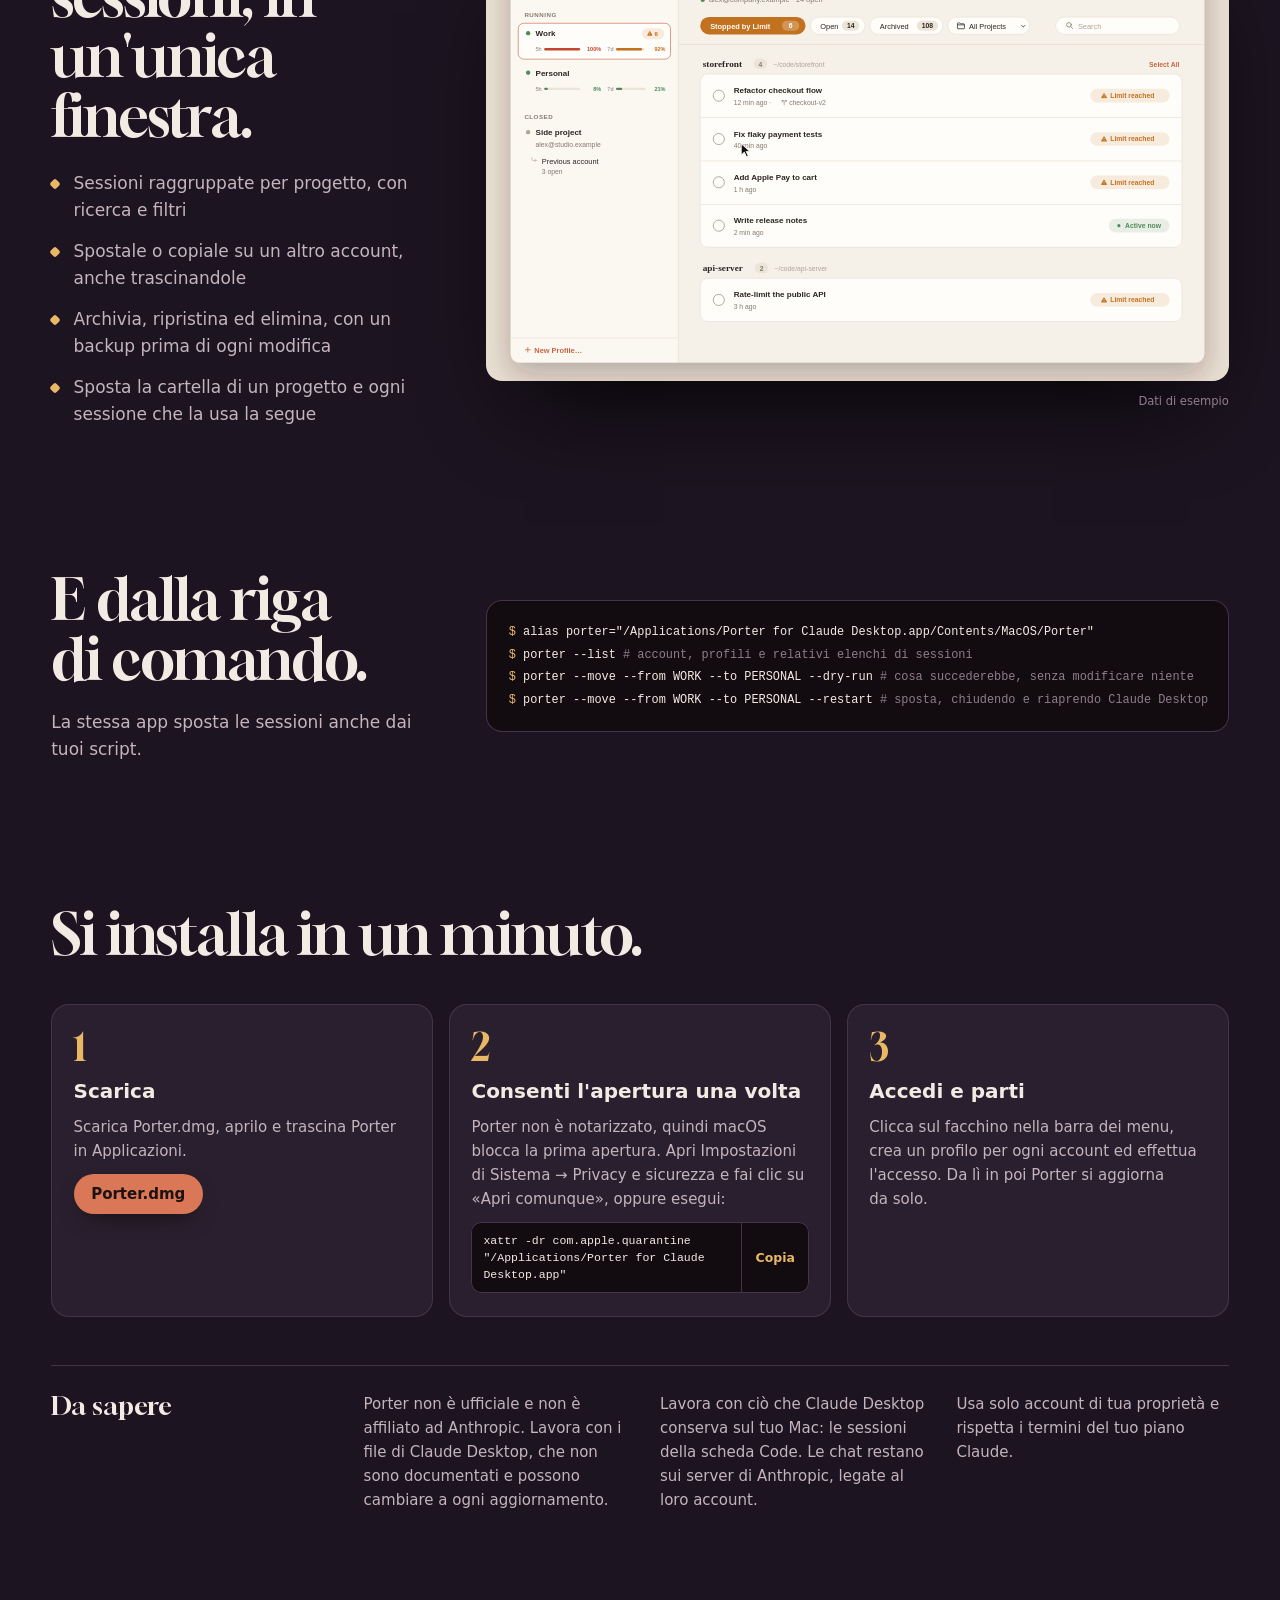
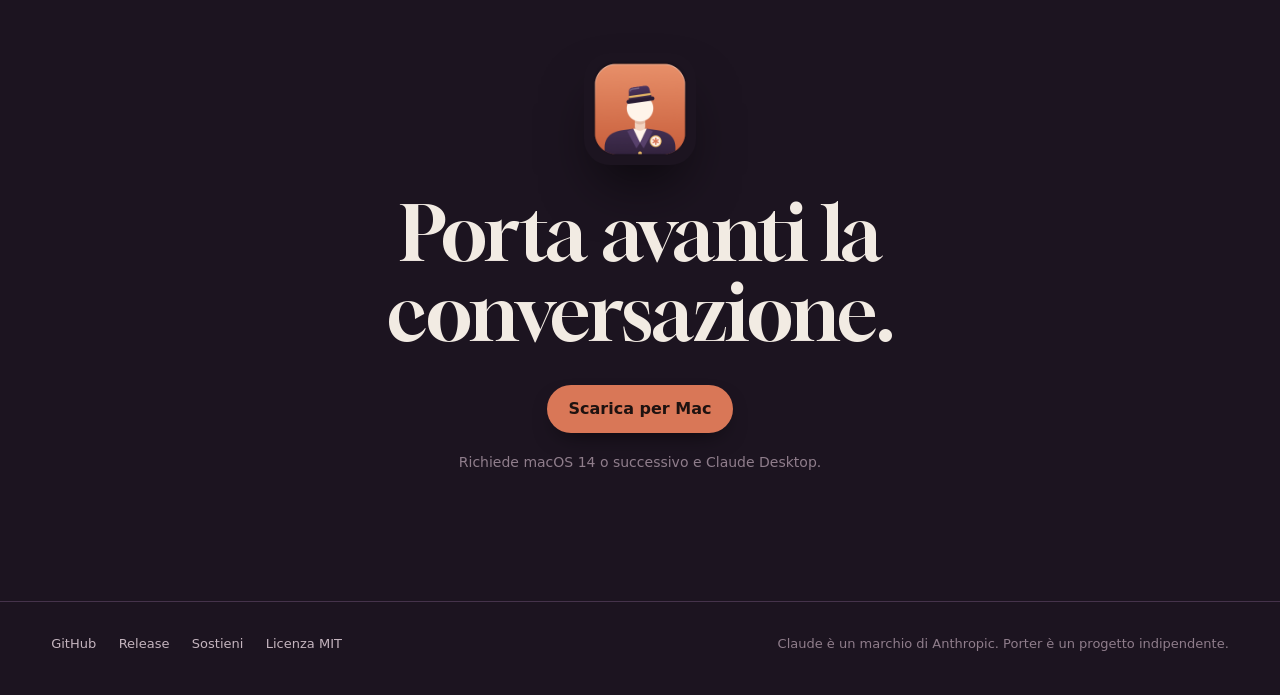
<file: docs/it/index.html>
<!doctype html>
<html lang="it">
<head>
<meta charset="utf-8">
<meta name="viewport" content="width=device-width, initial-scale=1">
<title>Porter for Claude Desktop: sposta le sessioni quando sei al limite</title>
<meta name="description" content="App gratuita e open source per la barra dei menu del Mac. Quando un account Claude raggiunge il limite, Porter sposta le sessioni di Claude Code su un altro.">
<link rel="canonical" href="https://matteogilioli.github.io/porter-for-claude-desktop/it/">
<link rel="alternate" hreflang="en" href="https://matteogilioli.github.io/porter-for-claude-desktop/">
<link rel="alternate" hreflang="it" href="https://matteogilioli.github.io/porter-for-claude-desktop/it/">
<link rel="alternate" hreflang="es" href="https://matteogilioli.github.io/porter-for-claude-desktop/es/">
<link rel="alternate" hreflang="fr" href="https://matteogilioli.github.io/porter-for-claude-desktop/fr/">
<link rel="alternate" hreflang="de" href="https://matteogilioli.github.io/porter-for-claude-desktop/de/">
<link rel="alternate" hreflang="pt-BR" href="https://matteogilioli.github.io/porter-for-claude-desktop/pt-br/">
<link rel="alternate" hreflang="zh-Hans" href="https://matteogilioli.github.io/porter-for-claude-desktop/zh-hans/">
<link rel="alternate" hreflang="ja" href="https://matteogilioli.github.io/porter-for-claude-desktop/ja/">
<link rel="alternate" hreflang="ko" href="https://matteogilioli.github.io/porter-for-claude-desktop/ko/">
<link rel="alternate" hreflang="ru" href="https://matteogilioli.github.io/porter-for-claude-desktop/ru/">
<link rel="alternate" hreflang="x-default" href="https://matteogilioli.github.io/porter-for-claude-desktop/">
<meta name="google-site-verification" content="W7OjzBVkO4PbXHlbATCozKmhWCui5hOoUjtQkoMHQnA">
<meta name="theme-color" content="#1c1420">
<meta name="color-scheme" content="dark">
<meta property="og:type" content="website">
<meta property="og:site_name" content="Porter for Claude Desktop">
<meta property="og:title" content="Porter for Claude Desktop: sposta le sessioni quando sei al limite">
<meta property="og:description" content="App gratuita e open source per la barra dei menu del Mac. Quando un account Claude raggiunge il limite, Porter sposta le sessioni di Claude Code su un altro.">
<meta property="og:url" content="https://matteogilioli.github.io/porter-for-claude-desktop/it/">
<meta property="og:image" content="https://matteogilioli.github.io/porter-for-claude-desktop/assets/og.png">
<meta property="og:image:width" content="1200">
<meta property="og:image:height" content="630">
<meta property="og:locale" content="it_IT">
<meta name="twitter:card" content="summary_large_image">
<link rel="icon" href="../assets/icon.png" type="image/png">
<link rel="apple-touch-icon" href="../assets/icon.png">
<link rel="preload" href="../assets/fonts/gloock-latin.woff2" as="font" type="font/woff2" crossorigin>
<link rel="stylesheet" href="../assets/site.css?v=8d1a0115">
<script type="application/ld+json">{"@context": "https://schema.org", "@type": "SoftwareApplication", "name": "Porter for Claude Desktop", "operatingSystem": "macOS 14 or later", "applicationCategory": "DeveloperApplication", "description": "App gratuita e open source per la barra dei menu del Mac. Quando un account Claude raggiunge il limite, Porter sposta le sessioni di Claude Code su un altro.", "url": "https://matteogilioli.github.io/porter-for-claude-desktop/it/", "downloadUrl": "https://github.com/matteogilioli/porter-for-claude-desktop/releases/latest/download/Porter.dmg", "codeRepository": "https://github.com/matteogilioli/porter-for-claude-desktop", "license": "https://opensource.org/licenses/MIT", "inLanguage": "it", "image": "https://matteogilioli.github.io/porter-for-claude-desktop/assets/og.png", "offers": {"@type": "Offer", "price": "0", "priceCurrency": "USD"}, "author": {"@type": "Person", "name": "Matteo Gilioli", "url": "https://github.com/matteogilioli"}}</script>
</head>
<body>
<a class="skip" href="#main">Vai al contenuto</a>

<header class="menubar">
  <a class="brand" href="./">
    <img src="../assets/icon.png" width="28" height="28" alt="">
    <span>Porter</span>
  </a>
  <nav class="menubar-nav" aria-label="Porter">
    <a href="#how">Come funziona</a>
    <a href="#profiles">Profili</a>
    <a href="#usage">Utilizzo</a>
    <a href="#install">Installazione</a>
  </nav>
  <div class="menubar-right">
    <span class="status-item" aria-hidden="true"><svg viewBox="0 0 180 180" width="16" height="16"><g fill="currentColor" fill-rule="evenodd"><path d="M18 180V158q0-26 34-31l22-3 16 26 16-26 22 3q34 5 34 31v22z"/><circle cx="90" cy="86" r="27"/><g transform="rotate(-8 90 52)"><path d="M68 40q0-12 12-12h20q12 0 12 12l3 16H65z"/><rect x="58" y="58" width="64" height="11" rx="5.5"/></g></g></svg></span>
    <time class="clock" aria-hidden="true"></time>
    <details class="langs">
      <summary aria-label="Lingua">
        <svg viewBox="0 0 20 20" width="16" height="16" aria-hidden="true"><circle cx="10" cy="10" r="7.25" fill="none" stroke="currentColor" stroke-width="1.5"/><path d="M2.75 10h14.5M10 2.75c2 2.1 2.9 4.5 2.9 7.25S12 15.15 10 17.25M10 2.75C8 4.85 7.1 7.25 7.1 10s.9 5.15 2.9 7.25" fill="none" stroke="currentColor" stroke-width="1.5"/></svg>
        <span>Italiano</span>
      </summary>
      <ul><li><a href="../" hreflang="en" lang="en">English</a></li><li><a href="../it/" hreflang="it" lang="it" aria-current="page">Italiano</a></li><li><a href="../es/" hreflang="es" lang="es">Español</a></li><li><a href="../fr/" hreflang="fr" lang="fr">Français</a></li><li><a href="../de/" hreflang="de" lang="de">Deutsch</a></li><li><a href="../pt-br/" hreflang="pt-BR" lang="pt-BR">Português</a></li><li><a href="../zh-hans/" hreflang="zh-Hans" lang="zh-Hans">简体中文</a></li><li><a href="../ja/" hreflang="ja" lang="ja">日本語</a></li><li><a href="../ko/" hreflang="ko" lang="ko">한국어</a></li><li><a href="../ru/" hreflang="ru" lang="ru">Русский</a></li></ul>
    </details>
    <a class="gh" href="https://github.com/matteogilioli/porter-for-claude-desktop" aria-label="GitHub">
      <svg viewBox="0 0 16 16" width="18" height="18" aria-hidden="true"><path fill="currentColor" d="M8 0C3.58 0 0 3.58 0 8c0 3.54 2.29 6.53 5.47 7.59.4.07.55-.17.55-.38 0-.19-.01-.82-.01-1.49-2.01.37-2.53-.49-2.69-.94-.09-.23-.48-.94-.82-1.13-.28-.15-.68-.52-.01-.53.63-.01 1.08.58 1.23.82.72 1.21 1.87.87 2.33.66.07-.52.28-.87.51-1.07-1.78-.2-3.64-.89-3.64-3.95 0-.87.31-1.59.82-2.15-.08-.2-.36-1.02.08-2.12 0 0 .67-.21 2.2.82.64-.18 1.32-.27 2-.27.68 0 1.36.09 2 .27 1.53-1.04 2.2-.82 2.2-.82.44 1.1.16 1.92.08 2.12.51.56.82 1.27.82 2.15 0 3.07-1.87 3.75-3.65 3.95.29.25.54.73.54 1.48 0 1.07-.01 1.93-.01 2.2 0 .21.15.46.55.38A8.01 8.01 0 0 0 16 8c0-4.42-3.58-8-8-8Z"/></svg>
    </a>
  </div>
</header>

<main id="main">

<section class="carry" id="carry" aria-labelledby="hero-title">
  <div class="stage">
    <h1 id="hero-title"><span>Raggiungi il limite.</span> <span class="accent">Tieni la conversazione.</span></h1>
    <div class="hero-copy">
      <p class="lead">Porter porta le tue sessioni di Claude Code da un account al limite di utilizzo a uno che ha ancora margine, così riprendi esattamente da dove Claude si era fermato.</p>
      <div class="actions">
        <a class="button primary" href="https://github.com/matteogilioli/porter-for-claude-desktop/releases/latest/download/Porter.dmg">
          <svg viewBox="0 0 20 20" width="18" height="18" aria-hidden="true"><path d="M10 3v10m0 0-4-4m4 4 4-4M4 16h12" fill="none" stroke="currentColor" stroke-width="1.8" stroke-linecap="round" stroke-linejoin="round"/></svg>
          Scarica per Mac
        </a>
        <a class="button ghost" href="https://github.com/matteogilioli/porter-for-claude-desktop">Codice su GitHub</a>
      </div>
      <p class="meta">macOS 14 o successivo · gratuito e open source · 10 lingue</p>
    </div>

    <div class="deck" aria-label="Account e sessione di esempio" role="img">
      <svg class="path" aria-hidden="true"><path class="path-track"/><path class="path-ink"/></svg>

      <article class="account account-a" aria-hidden="true">
        <header><span class="dot"></span><p class="name">Lavoro</p><span class="badge warn">1 ferma per il limite</span></header>
        <div class="bars">
          <div class="bar"><span>5h</span><i style="--v:100" data-tone="red"></i><b>100%</b></div>
          <div class="bar"><span>7d</span><i style="--v:64" data-tone="green"></i><b>64%</b></div>
        </div>
        <div class="slot slot-a"></div>
        <footer><span class="count-a" data-before="3 aperte" data-after="3 aperte">3 aperte</span></footer>
      </article>

      <article class="account account-b" aria-hidden="true">
        <header><span class="dot"></span><p class="name">Personale</p></header>
        <div class="bars">
          <div class="bar"><span>5h</span><i class="b5" style="--v:12" data-tone="green"></i><b class="b5n">12%</b></div>
          <div class="bar"><span>7d</span><i style="--v:31" data-tone="green"></i><b>31%</b></div>
        </div>
        <div class="slot slot-b"></div>
        <footer><span class="count-b" data-before="3 aperte" data-after="4 aperte">3 aperte</span></footer>
      </article>

      <article class="session" aria-hidden="true">
        <img class="porter-ride" src="../assets/icon.png" width="34" height="34" alt="">
        <div class="session-top">
          <svg viewBox="0 0 16 16" width="14" height="14"><path d="M2.5 3.5h11v7h-6l-3 2.5v-2.5h-2z" fill="none" stroke="currentColor" stroke-width="1.3" stroke-linejoin="round"/></svg>
          <span class="session-project">api-server</span>
        </div>
        <p class="session-title">Riscrivi il middleware di autenticazione</p>
        <p class="session-status">
          <span class="status-error">You&#x27;ve hit your limit · resets 20:59</span>
          <span class="status-ok">Pronta a continuare</span>
        </p>
      </article>

      <p class="demo-note">Dati di esempio</p>
      <ol class="steps">
        <li>Claude ferma la sessione al limite.</li>
        <li>Porter la porta su un account con margine.</li>
        <li>Stessa conversazione, nuovo account.</li>
      </ol>
    </div>
    <span class="scroll-hint" aria-hidden="true">Scorri</span>
  </div>
</section>

<section class="how" id="how" aria-labelledby="how-title">
  <div class="how-copy">
    <h2 id="how-title">La conversazione non è mai appartenuta a un account.</h2>
    <p>Claude Code tiene ogni conversazione in una sua cartella sul tuo Mac, condivisa da tutti gli account. A un account appartiene solo il breve elenco delle sessioni di Claude Desktop. Porter sposta la voce in quell&#x27;elenco, cancella l&#x27;errore del limite e porta con sé i worktree git che la sessione usa.</p>
  </div>
  <figure class="ledger" aria-hidden="true">
    <div class="ledger-lists">
      <div class="ledger-list">
        <p class="ledger-label">Elenco sessioni di Lavoro</p>
        <code>claude-code-sessions/work/…/</code>
        <ul>
          <li><code>local_3c91.json</code></li>
          <li class="moving"><code>local_7f2a.json</code></li>
          <li><code>local_b04e.json</code></li>
        </ul>
      </div>
      <div class="ledger-arrow"><svg viewBox="0 0 120 24" preserveAspectRatio="none"><path d="M2 12h112m0 0-8-7m8 7-8 7" fill="none" stroke="currentColor" stroke-width="1.5" stroke-dasharray="3 5" stroke-linecap="round"/></svg></div>
      <div class="ledger-list">
        <p class="ledger-label">Elenco sessioni di Personale</p>
        <code>claude-code-sessions/personal/…/</code>
        <ul>
          <li><code>local_91d0.json</code></li>
          <li class="landing"><code>local_7f2a.json</code></li>
        </ul>
      </div>
    </div>
    <div class="ledger-shelf">
      <p class="ledger-label">Condivisa da tutti gli account</p>
      <code>~/.claude/projects/api-server/7f2a….jsonl</code>
      <span>La conversazione vera e propria</span>
    </div>
    <figcaption>Dati di esempio</figcaption>
  </figure>
  <ul class="how-notes">
    <li>Prima di ogni modifica Porter crea un backup, e tutto ciò che elimina finisce nel Cestino.</li>
    <li>Un Claude Desktop aperto tiene l&#x27;elenco in memoria, quindi Porter lo chiude prima e lo riapre dopo.</li>
  </ul>
</section>

<section class="profiles" id="profiles" aria-labelledby="profiles-title">
  <div class="profiles-copy">
    <h2 id="profiles-title">Più Claude Desktop, uno accanto all&#x27;altro.</h2>
    <p>Di solito Claude Desktop usa un account alla volta. Con Porter ogni profilo è un Claude Desktop a sé, con il suo accesso, le sue impostazioni e le sue sessioni, nel Dock e in ⌘-Tab come qualsiasi app. Quando un account si esaurisce, continui a lavorare nella finestra successiva.</p>
    <p class="aside">Se vuoi, i link di Claude dal browser si aprono nel profilo che hai usato per ultimo.</p>
  </div>
  <div class="windows" aria-hidden="true">
    <div class="win w1"><div class="win-bar"><i></i><i></i><i></i><span>Lavoro</span></div>
      <div class="win-body"><aside><p class="w-acc">you@work.example</p><div class="w-bar"><i style="--v:100" data-tone="red"></i><b>100%</b></div></aside><ul><li><span class="s-dot stop"></span><span class="s-title">Riscrivi il middleware di autenticazione</span><span class="pill stop">Limite raggiunto</span></li><li><span class="s-dot ok"></span><span class="s-title">Sistemare i test dei pagamenti</span><span class="pill ok">Pronta</span></li></ul></div></div>
    <div class="win w2"><div class="win-bar"><i></i><i></i><i></i><span>Personale</span></div>
      <div class="win-body"><aside><p class="w-acc">you@home.example</p><div class="w-bar"><i style="--v:18" data-tone="green"></i><b>18%</b></div></aside><ul><li><span class="s-dot ok"></span><span class="s-title">Aggiungere il tema scuro alle impostazioni</span><span class="pill ok">Pronta</span></li><li><span class="s-dot ok"></span><span class="s-title">Scrivere le note di rilascio</span><span class="pill ok">Pronta</span></li></ul></div></div>
    <div class="win w3"><div class="win-bar"><i></i><i></i><i></i><span>Cliente</span></div>
      <div class="win-body"><aside><p class="w-acc">you@client.example</p><div class="w-bar"><i style="--v:7" data-tone="green"></i><b>7%</b></div></aside><ul><li><span class="s-dot ok"></span><span class="s-title">Migrare l&#x27;API alla v2</span><span class="pill ok">Pronta</span></li><li><span class="s-dot ok"></span><span class="s-title">Sistemare i test dei pagamenti</span><span class="pill ok">Pronta</span></li></ul></div></div>
  </div>
  <p class="example-note">Dati di esempio</p>
</section>

<section class="usage" id="usage" aria-labelledby="usage-title">
  <div class="panel" aria-label="Dati di esempio" role="img">
    <div class="panel-card">
      <header><span class="dot on"></span><p class="name">Lavoro</p></header>
      <p class="mail">you@work.example</p>
      <div class="bars wide">
        <div class="bar"><span>5h</span><i style="--v:100" data-tone="red"></i><b>100%</b><time>oggi, 14:50</time></div>
        <div class="bar"><span>7d</span><i style="--v:64" data-tone="green"></i><b>64%</b><time>28 ott, 07:00</time></div>
        <div class="bar"><span>Fable</span><i style="--v:22" data-tone="green"></i><b>22%</b><time>28 ott, 07:00</time></div>
      </div>
      <footer><span class="badge warn">1 ferma per il limite</span><a class="panel-move">Sposta 3 in Personale <svg viewBox="0 0 16 16" width="12" height="12" aria-hidden="true"><path fill="none" stroke="currentColor" stroke-width="2" stroke-linecap="round" stroke-linejoin="round" d="M2.5 8H13M8.8 3.8 13 8l-4.2 4.2"/></svg></a></footer>
    </div>
    <div class="panel-card">
      <header><span class="dot on"></span><p class="name">Personale</p></header>
      <p class="mail">you@home.example</p>
      <div class="bars wide">
        <div class="bar"><span>5h</span><i class="live" style="--v:12" data-tone="green"></i><b class="live-n">12%</b><time>oggi, 14:50</time></div>
        <div class="bar"><span>7d</span><i style="--v:31" data-tone="green"></i><b>31%</b><time>domani, 20:59</time></div>
        <div class="bar"><span>Fable</span><i style="--v:0" data-tone="green"></i><b>0%</b><time>domani, 20:59</time></div>
      </div>
      <footer><span>3 aperte</span><a class="panel-link">Sessioni <svg viewBox="0 0 16 16" width="10" height="10" aria-hidden="true"><path fill="none" stroke="currentColor" stroke-width="2.2" stroke-linecap="round" stroke-linejoin="round" d="m6 3.5 4.5 4.5L6 12.5"/></svg></a></footer>
    </div>
    <p class="example">Dati di esempio</p>
  </div>
  <div class="usage-copy">
    <h2 id="usage-title">Tutti gli account a colpo d&#x27;occhio.</h2>
    <p>Clicca sul facchino nella barra dei menu: ogni account mostra l&#x27;utilizzo a 5 ore e a 7 giorni, le sessioni ferme per un limite e un pulsante per spostarle dove c&#x27;è margine.</p>
    <h3>Utilizzo in tempo reale, quando lo vuoi.</h3>
    <p>Attiva Utilizzo in tempo reale e Porter chiede i dati a claude.ai ogni pochi minuti, con la sessione di ogni profilo, come fa la schermata dell&#x27;utilizzo di Claude. Vedi anche quando si azzera ogni limite e i limiti che valgono per un solo modello, come Fable.</p>
  </div>
</section>

<section class="window" aria-labelledby="window-title">
  <div class="window-copy">
    <h2 id="window-title">Tutte le sessioni, in un&#x27;unica finestra.</h2>
    <ul><li>Sessioni raggruppate per progetto, con ricerca e filtri</li><li>Spostale o copiale su un altro account, anche trascinandole</li><li>Archivia, ripristina ed elimina, con un backup prima di ogni modifica</li><li>Sposta la cartella di un progetto e ogni sessione che la usa la segue</li></ul>
  </div>
  <figure class="window-figure">
    <img class="window-shot" src="../assets/window.svg" width="1200" height="740" loading="lazy" alt="La finestra principale di Porter: account nella barra laterale, sessioni raggruppate per progetto e una barra delle azioni con Archivia, Elimina e Sposta in">
    <figcaption>Dati di esempio</figcaption>
  </figure>
</section>

<section class="cli" aria-labelledby="cli-title">
  <div class="cli-copy">
    <h2 id="cli-title">E dalla riga di comando.</h2>
    <p>La stessa app sposta le sessioni anche dai tuoi script.</p>
  </div>
  <pre class="terminal"><code><span class="line"><span class="prompt">$</span> <span class="nw">alias</span> <span class="arg-path">porter="/Applications/Porter for Claude Desktop.app/Contents/MacOS/Porter"</span></span><span class="line"><span class="prompt">$</span> <span class="nw">porter</span> <span class="nw">--list</span> <span class="c"># account, profili e relativi elenchi di sessioni</span></span><span class="line"><span class="prompt">$</span> <span class="nw">porter</span> <span class="nw">--move</span> <span class="nw">--from WORK</span> <span class="nw">--to PERSONAL</span> <span class="nw">--dry-run</span> <span class="c"># cosa succederebbe, senza modificare niente</span></span><span class="line"><span class="prompt">$</span> <span class="nw">porter</span> <span class="nw">--move</span> <span class="nw">--from WORK</span> <span class="nw">--to PERSONAL</span> <span class="nw">--restart</span> <span class="c"># sposta, chiudendo e riaprendo Claude Desktop</span></span></code></pre>
</section>

<section class="install" id="install" aria-labelledby="install-title">
  <h2 id="install-title">Si installa in un minuto.</h2>
  <ol class="install-steps">
    <li>
      <h3>Scarica</h3>
      <p>Scarica Porter.dmg, aprilo e trascina Porter in Applicazioni.</p>
      <a class="button primary small" href="https://github.com/matteogilioli/porter-for-claude-desktop/releases/latest/download/Porter.dmg">Porter.dmg</a>
    </li>
    <li>
      <h3>Consenti l&#x27;apertura una volta</h3>
      <p>Porter non è notarizzato, quindi macOS blocca la prima apertura. Apri Impostazioni di Sistema → Privacy e sicurezza e fai clic su «Apri comunque», oppure esegui:</p>
      <div class="cmd"><code id="xattr">xattr -dr com.apple.quarantine "/Applications/Porter for Claude Desktop.app"</code><button type="button" class="copy" data-copy="xattr" data-done="Copiato">Copia</button></div>
    </li>
    <li>
      <h3>Accedi e parti</h3>
      <p>Clicca sul facchino nella barra dei menu, crea un profilo per ogni account ed effettua l&#x27;accesso. Da lì in poi Porter si aggiorna da solo.</p>
    </li>
  </ol>
  <aside class="honest" aria-labelledby="honest-title">
    <h3 id="honest-title">Da sapere</h3>
    <ul>
      <li>Porter non è ufficiale e non è affiliato ad Anthropic. Lavora con i file di Claude Desktop, che non sono documentati e possono cambiare a ogni aggiornamento.</li>
      <li>Lavora con ciò che Claude Desktop conserva sul tuo Mac: le sessioni della scheda Code. Le chat restano sui server di Anthropic, legate al loro account.</li>
      <li>Usa solo account di tua proprietà e rispetta i termini del tuo piano Claude.</li>
    </ul>
  </aside>
</section>

<section class="close" aria-labelledby="close-title">
  <img src="../assets/icon.png" width="112" height="112" alt="">
  <h2 id="close-title">Porta avanti la conversazione.</h2>
  <a class="button primary" href="https://github.com/matteogilioli/porter-for-claude-desktop/releases/latest/download/Porter.dmg">Scarica per Mac</a>
  <p class="meta">Richiede macOS 14 o successivo e Claude Desktop.</p>
</section>

</main>

<footer class="foot">
  <nav aria-label="Links">
    <a href="https://github.com/matteogilioli/porter-for-claude-desktop">GitHub</a>
    <a href="https://github.com/matteogilioli/porter-for-claude-desktop/releases">Release</a>
    <a href="https://github.com/sponsors/matteogilioli">Sostieni</a>
    <a href="https://github.com/matteogilioli/porter-for-claude-desktop/blob/main/LICENSE">Licenza MIT</a>
  </nav>
  <p>Claude è un marchio di Anthropic. Porter è un progetto indipendente.</p>
</footer>

<script src="../assets/site.js?v=db3989b0" defer></script>
</body>
</html>
</file>
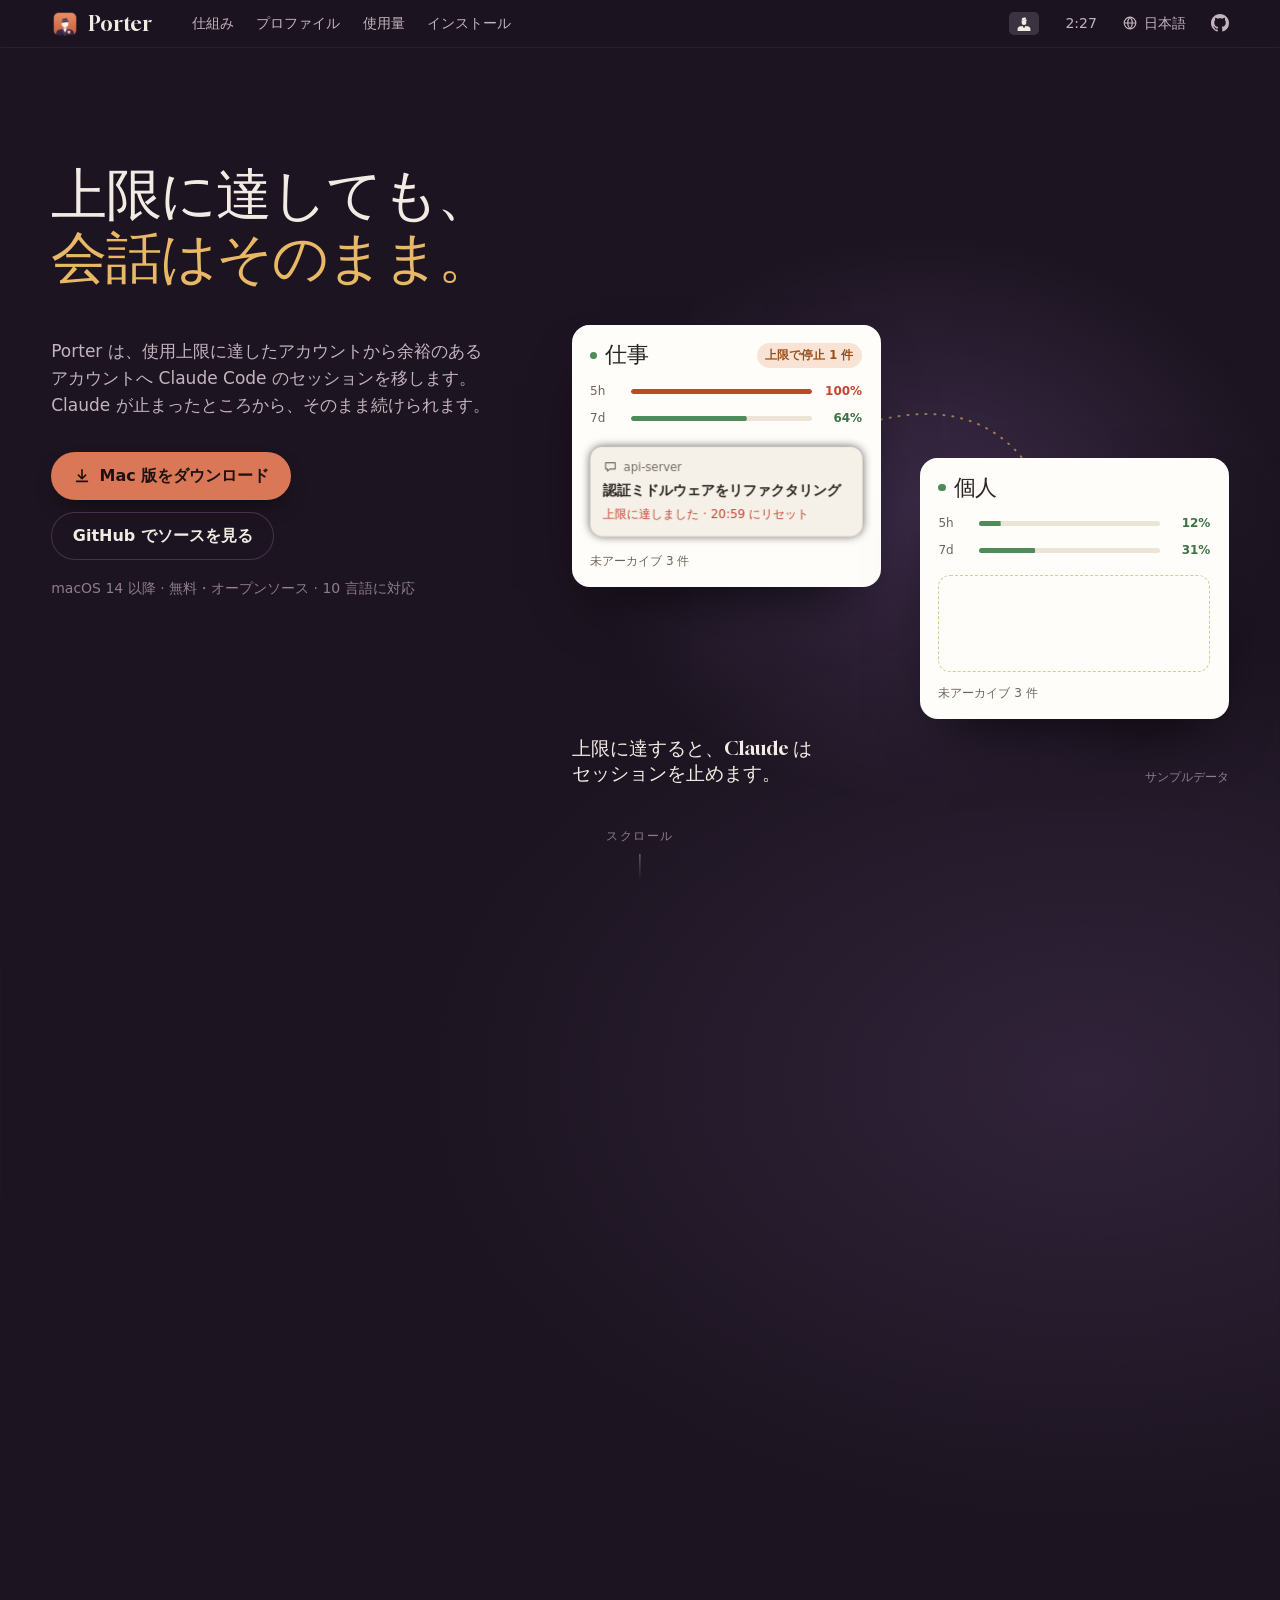
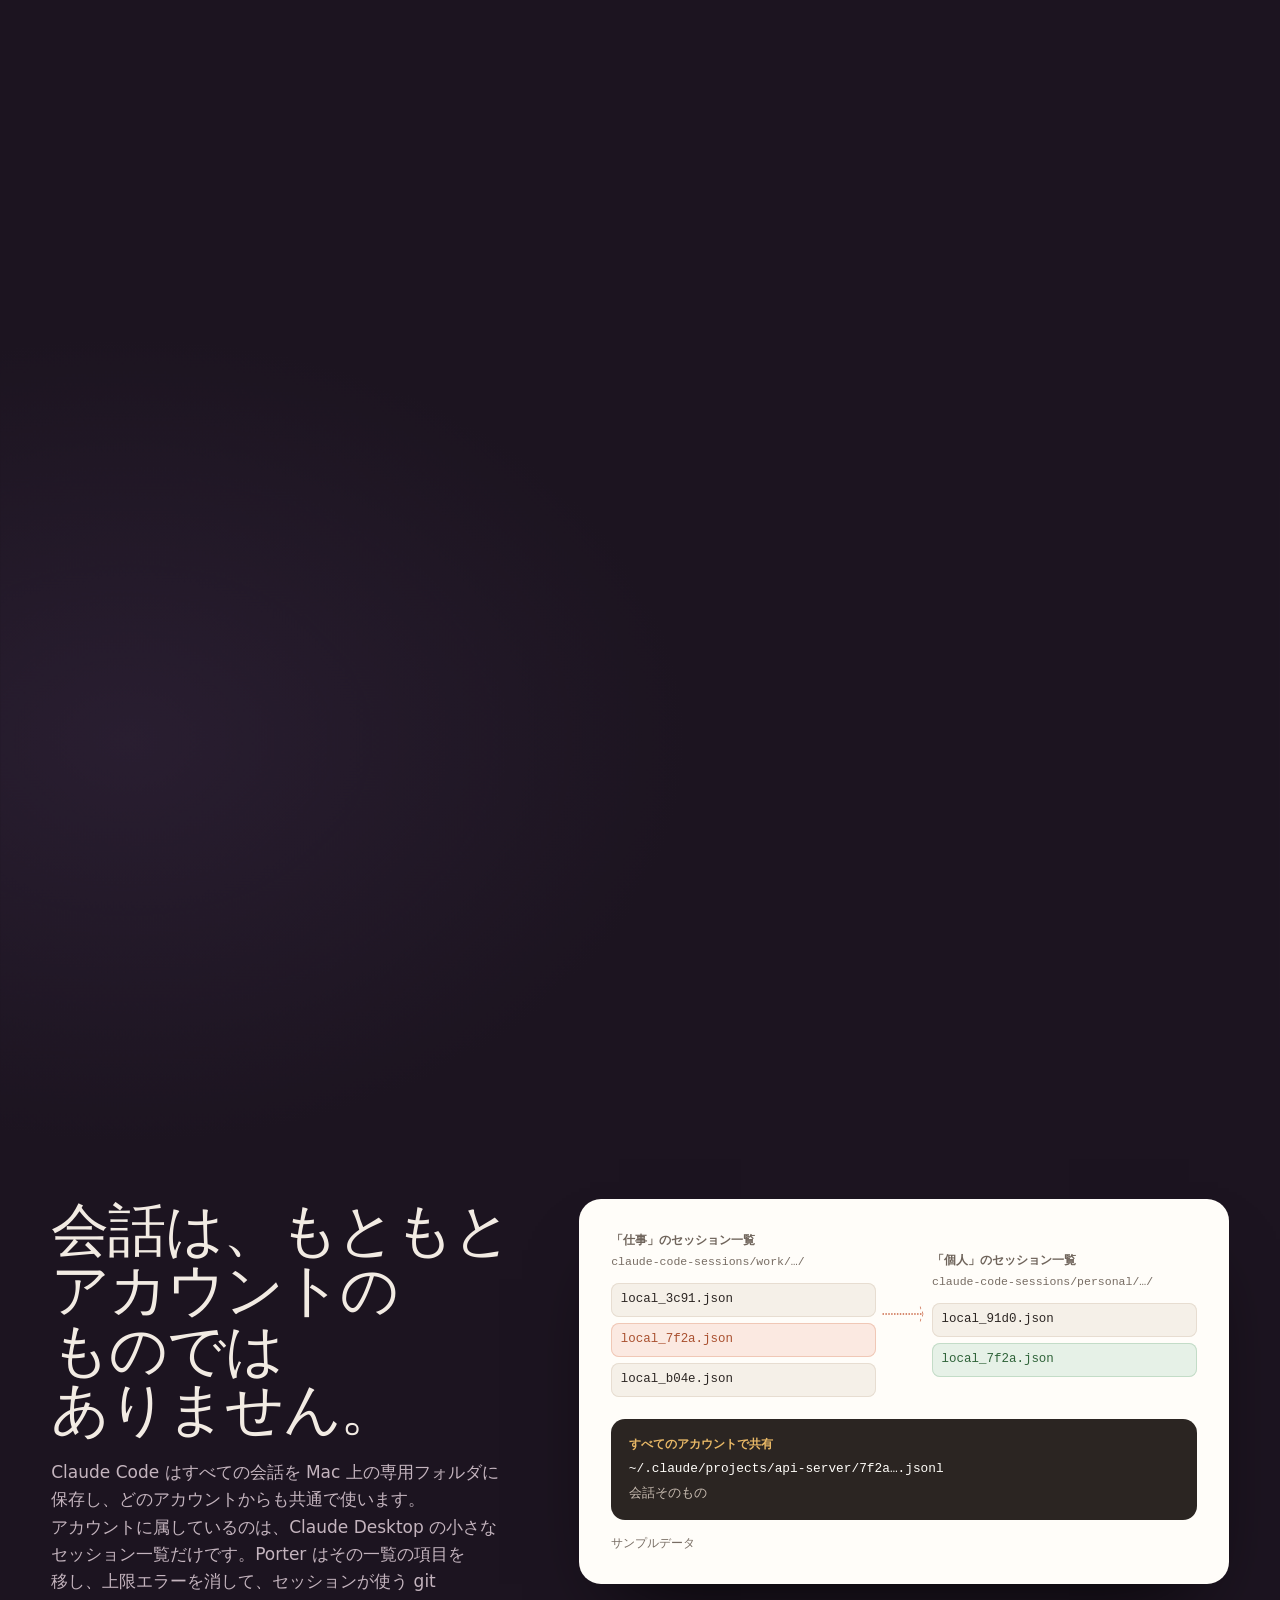
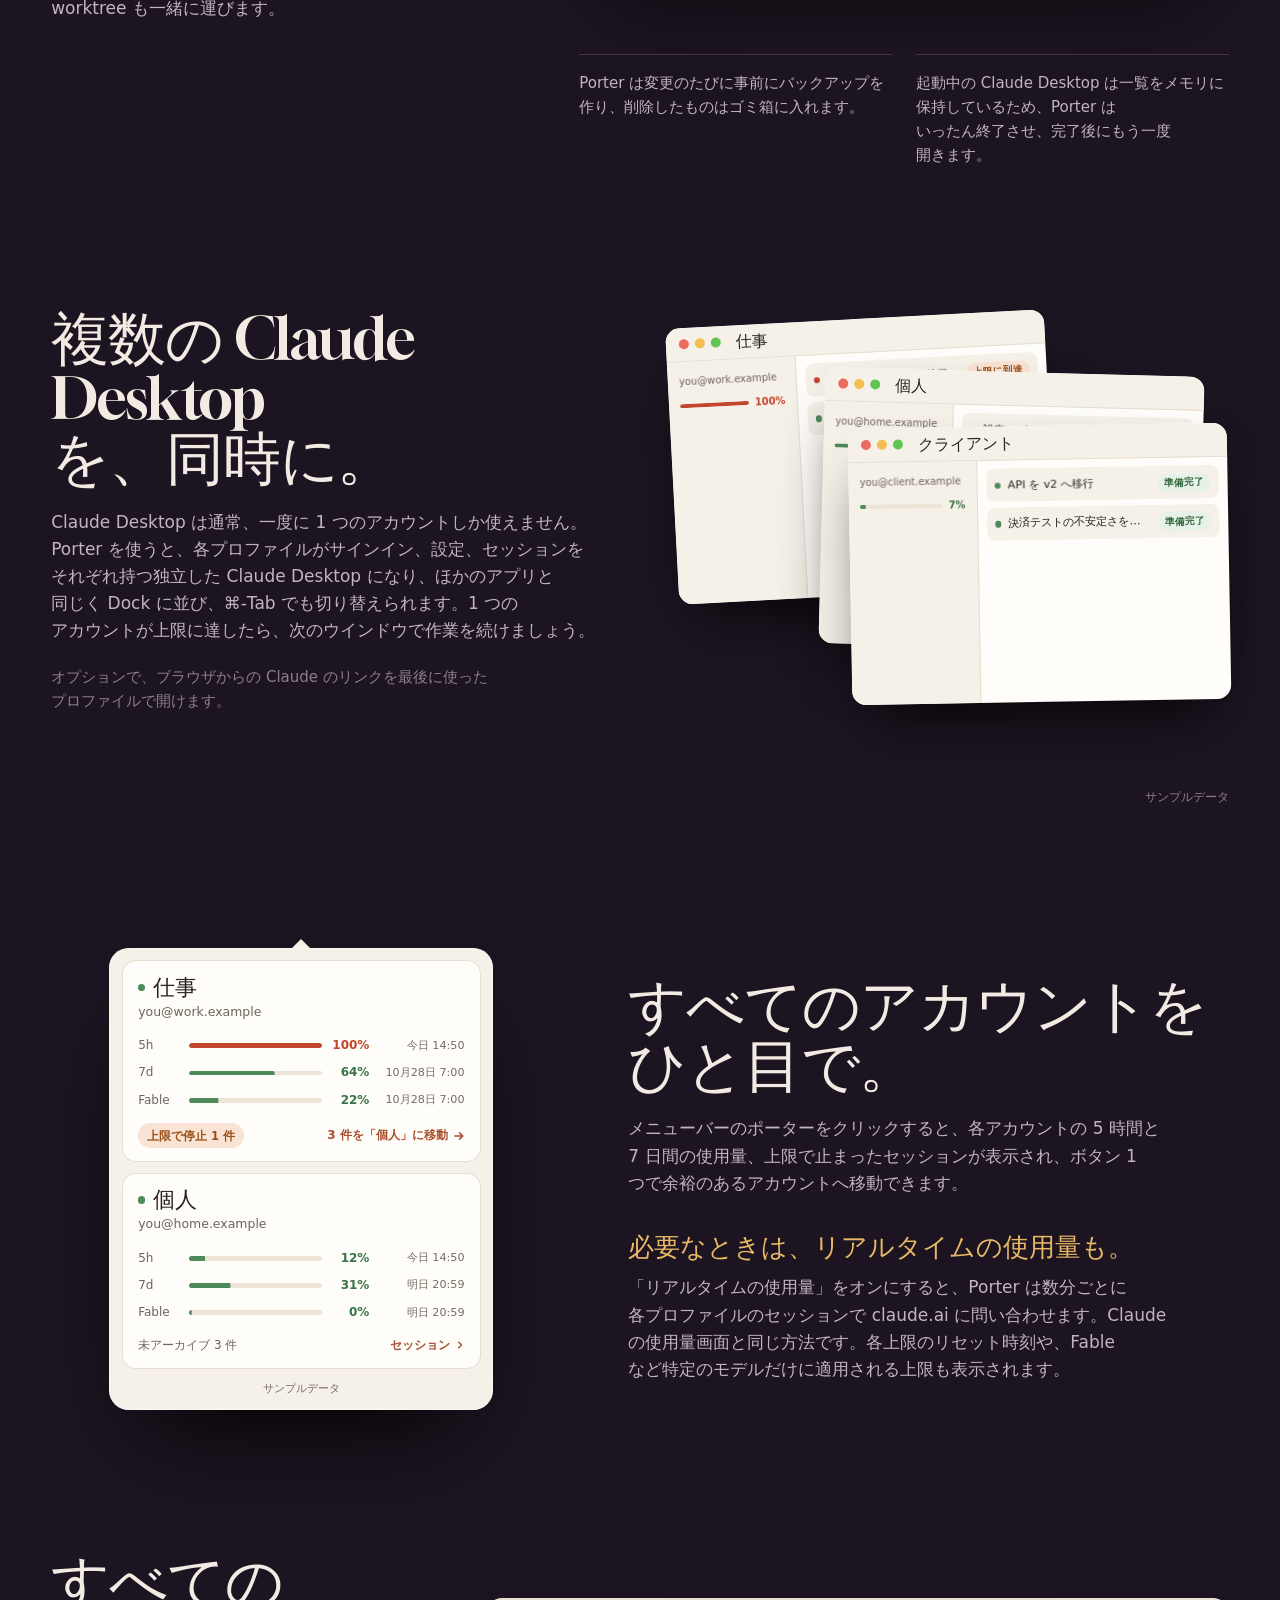
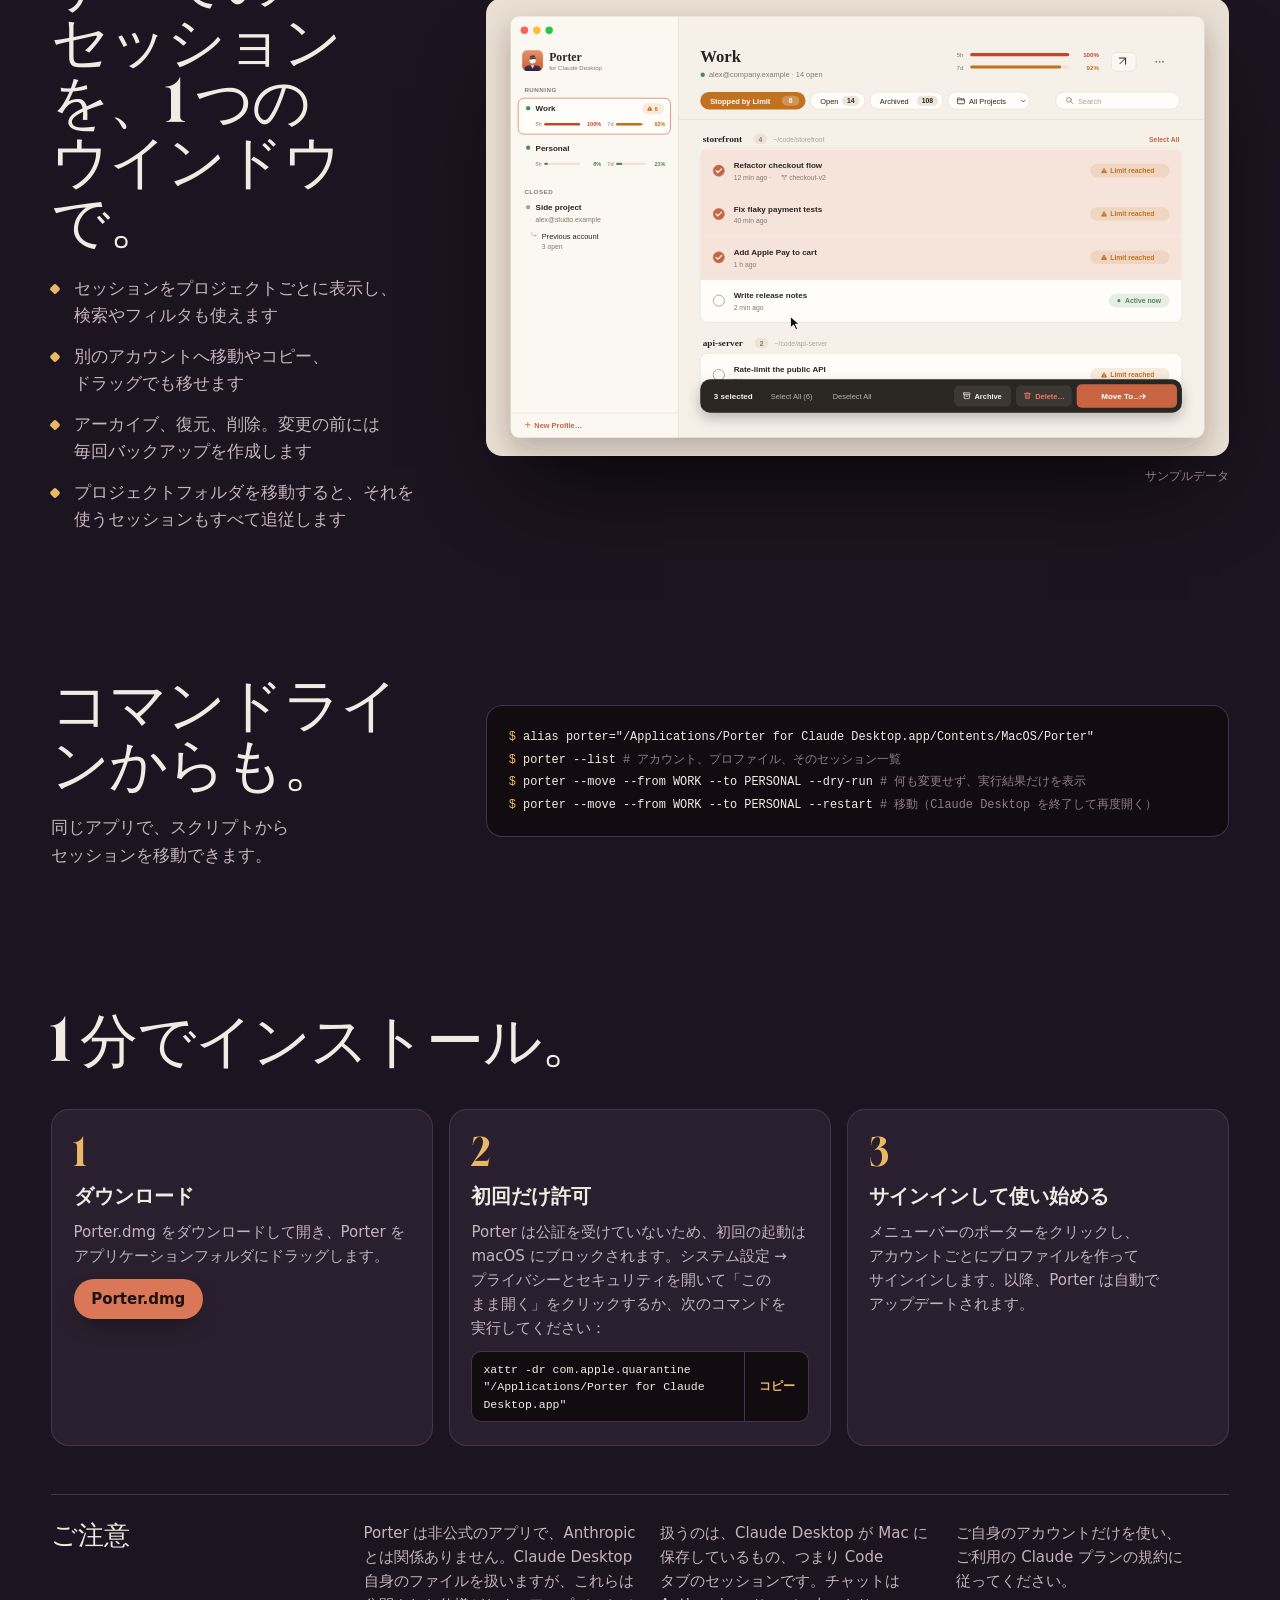
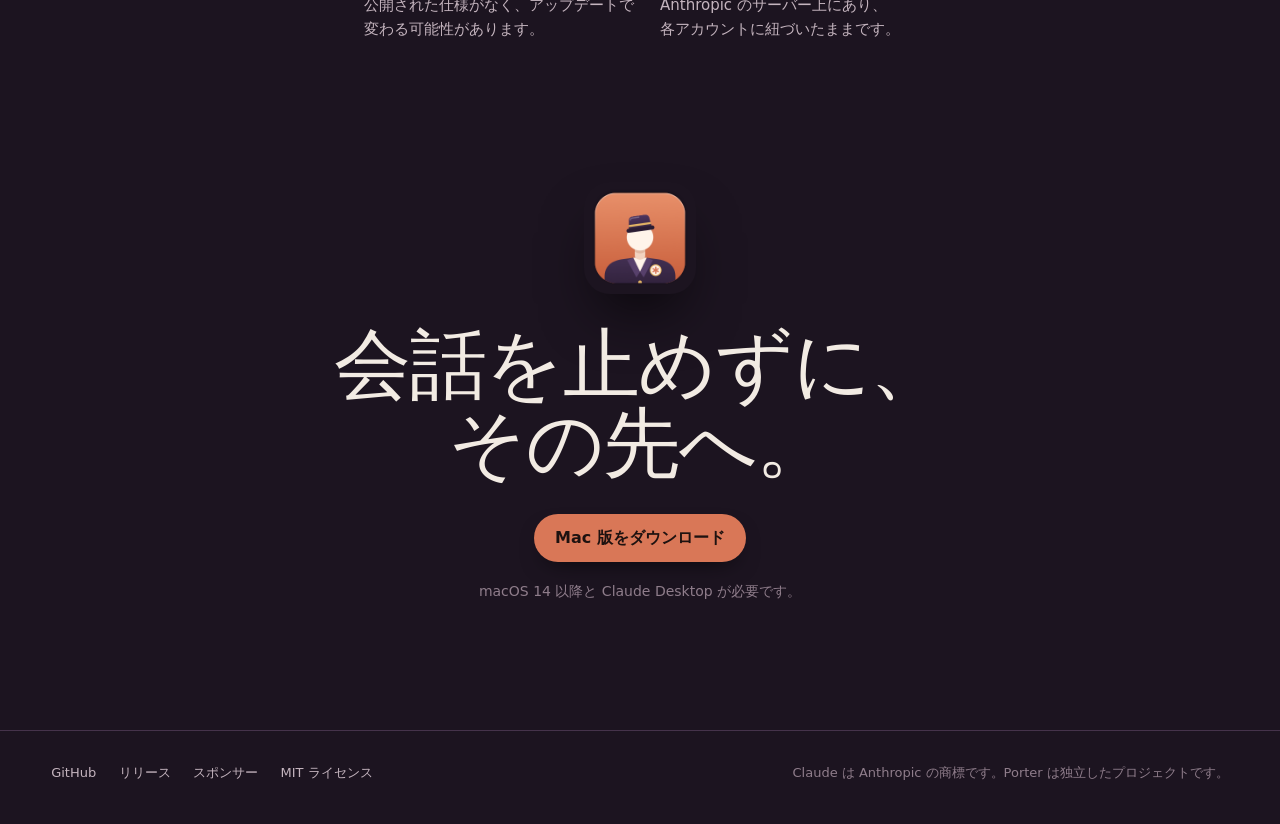
<file: docs/ja/index.html>
<!doctype html>
<html lang="ja">
<head>
<meta charset="utf-8">
<meta name="viewport" content="width=device-width, initial-scale=1">
<title>Porter for Claude Desktop：上限に達したらセッションを別のアカウントへ</title>
<meta name="description" content="無料・オープンソースの Mac メニューバーアプリ。Claude のアカウントが使用上限に達したら、Porter が Claude Code のセッションを別のアカウントに移動します。">
<link rel="canonical" href="https://matteogilioli.github.io/porter-for-claude-desktop/ja/">
<link rel="alternate" hreflang="en" href="https://matteogilioli.github.io/porter-for-claude-desktop/">
<link rel="alternate" hreflang="it" href="https://matteogilioli.github.io/porter-for-claude-desktop/it/">
<link rel="alternate" hreflang="es" href="https://matteogilioli.github.io/porter-for-claude-desktop/es/">
<link rel="alternate" hreflang="fr" href="https://matteogilioli.github.io/porter-for-claude-desktop/fr/">
<link rel="alternate" hreflang="de" href="https://matteogilioli.github.io/porter-for-claude-desktop/de/">
<link rel="alternate" hreflang="pt-BR" href="https://matteogilioli.github.io/porter-for-claude-desktop/pt-br/">
<link rel="alternate" hreflang="zh-Hans" href="https://matteogilioli.github.io/porter-for-claude-desktop/zh-hans/">
<link rel="alternate" hreflang="ja" href="https://matteogilioli.github.io/porter-for-claude-desktop/ja/">
<link rel="alternate" hreflang="ko" href="https://matteogilioli.github.io/porter-for-claude-desktop/ko/">
<link rel="alternate" hreflang="ru" href="https://matteogilioli.github.io/porter-for-claude-desktop/ru/">
<link rel="alternate" hreflang="x-default" href="https://matteogilioli.github.io/porter-for-claude-desktop/">
<meta name="google-site-verification" content="W7OjzBVkO4PbXHlbATCozKmhWCui5hOoUjtQkoMHQnA">
<meta name="theme-color" content="#1c1420">
<meta name="color-scheme" content="dark">
<meta property="og:type" content="website">
<meta property="og:site_name" content="Porter for Claude Desktop">
<meta property="og:title" content="Porter for Claude Desktop：上限に達したらセッションを別のアカウントへ">
<meta property="og:description" content="無料・オープンソースの Mac メニューバーアプリ。Claude のアカウントが使用上限に達したら、Porter が Claude Code のセッションを別のアカウントに移動します。">
<meta property="og:url" content="https://matteogilioli.github.io/porter-for-claude-desktop/ja/">
<meta property="og:image" content="https://matteogilioli.github.io/porter-for-claude-desktop/assets/og.png">
<meta property="og:image:width" content="1200">
<meta property="og:image:height" content="630">
<meta property="og:locale" content="ja_JP">
<meta name="twitter:card" content="summary_large_image">
<link rel="icon" href="../assets/icon.png" type="image/png">
<link rel="apple-touch-icon" href="../assets/icon.png">
<link rel="preload" href="../assets/fonts/gloock-latin.woff2" as="font" type="font/woff2" crossorigin>
<link rel="stylesheet" href="../assets/site.css?v=8d1a0115">
<script type="application/ld+json">{"@context": "https://schema.org", "@type": "SoftwareApplication", "name": "Porter for Claude Desktop", "operatingSystem": "macOS 14 or later", "applicationCategory": "DeveloperApplication", "description": "無料・オープンソースの Mac メニューバーアプリ。Claude のアカウントが使用上限に達したら、Porter が Claude Code のセッションを別のアカウントに移動します。", "url": "https://matteogilioli.github.io/porter-for-claude-desktop/ja/", "downloadUrl": "https://github.com/matteogilioli/porter-for-claude-desktop/releases/latest/download/Porter.dmg", "codeRepository": "https://github.com/matteogilioli/porter-for-claude-desktop", "license": "https://opensource.org/licenses/MIT", "inLanguage": "ja", "image": "https://matteogilioli.github.io/porter-for-claude-desktop/assets/og.png", "offers": {"@type": "Offer", "price": "0", "priceCurrency": "USD"}, "author": {"@type": "Person", "name": "Matteo Gilioli", "url": "https://github.com/matteogilioli"}}</script>
</head>
<body>
<a class="skip" href="#main">本文へ移動</a>

<header class="menubar">
  <a class="brand" href="./">
    <img src="../assets/icon.png" width="28" height="28" alt="">
    <span>Porter</span>
  </a>
  <nav class="menubar-nav" aria-label="Porter">
    <a href="#how">仕組み</a>
    <a href="#profiles">プロファイル</a>
    <a href="#usage">使用量</a>
    <a href="#install">インストール</a>
  </nav>
  <div class="menubar-right">
    <span class="status-item" aria-hidden="true"><svg viewBox="0 0 180 180" width="16" height="16"><g fill="currentColor" fill-rule="evenodd"><path d="M18 180V158q0-26 34-31l22-3 16 26 16-26 22 3q34 5 34 31v22z"/><circle cx="90" cy="86" r="27"/><g transform="rotate(-8 90 52)"><path d="M68 40q0-12 12-12h20q12 0 12 12l3 16H65z"/><rect x="58" y="58" width="64" height="11" rx="5.5"/></g></g></svg></span>
    <time class="clock" aria-hidden="true"></time>
    <details class="langs">
      <summary aria-label="言語">
        <svg viewBox="0 0 20 20" width="16" height="16" aria-hidden="true"><circle cx="10" cy="10" r="7.25" fill="none" stroke="currentColor" stroke-width="1.5"/><path d="M2.75 10h14.5M10 2.75c2 2.1 2.9 4.5 2.9 7.25S12 15.15 10 17.25M10 2.75C8 4.85 7.1 7.25 7.1 10s.9 5.15 2.9 7.25" fill="none" stroke="currentColor" stroke-width="1.5"/></svg>
        <span>日本語</span>
      </summary>
      <ul><li><a href="../" hreflang="en" lang="en">English</a></li><li><a href="../it/" hreflang="it" lang="it">Italiano</a></li><li><a href="../es/" hreflang="es" lang="es">Español</a></li><li><a href="../fr/" hreflang="fr" lang="fr">Français</a></li><li><a href="../de/" hreflang="de" lang="de">Deutsch</a></li><li><a href="../pt-br/" hreflang="pt-BR" lang="pt-BR">Português</a></li><li><a href="../zh-hans/" hreflang="zh-Hans" lang="zh-Hans">简体中文</a></li><li><a href="../ja/" hreflang="ja" lang="ja" aria-current="page">日本語</a></li><li><a href="../ko/" hreflang="ko" lang="ko">한국어</a></li><li><a href="../ru/" hreflang="ru" lang="ru">Русский</a></li></ul>
    </details>
    <a class="gh" href="https://github.com/matteogilioli/porter-for-claude-desktop" aria-label="GitHub">
      <svg viewBox="0 0 16 16" width="18" height="18" aria-hidden="true"><path fill="currentColor" d="M8 0C3.58 0 0 3.58 0 8c0 3.54 2.29 6.53 5.47 7.59.4.07.55-.17.55-.38 0-.19-.01-.82-.01-1.49-2.01.37-2.53-.49-2.69-.94-.09-.23-.48-.94-.82-1.13-.28-.15-.68-.52-.01-.53.63-.01 1.08.58 1.23.82.72 1.21 1.87.87 2.33.66.07-.52.28-.87.51-1.07-1.78-.2-3.64-.89-3.64-3.95 0-.87.31-1.59.82-2.15-.08-.2-.36-1.02.08-2.12 0 0 .67-.21 2.2.82.64-.18 1.32-.27 2-.27.68 0 1.36.09 2 .27 1.53-1.04 2.2-.82 2.2-.82.44 1.1.16 1.92.08 2.12.51.56.82 1.27.82 2.15 0 3.07-1.87 3.75-3.65 3.95.29.25.54.73.54 1.48 0 1.07-.01 1.93-.01 2.2 0 .21.15.46.55.38A8.01 8.01 0 0 0 16 8c0-4.42-3.58-8-8-8Z"/></svg>
    </a>
  </div>
</header>

<main id="main">

<section class="carry" id="carry" aria-labelledby="hero-title">
  <div class="stage">
    <h1 id="hero-title"><span>上限に達しても、</span> <span class="accent">会話はそのまま。</span></h1>
    <div class="hero-copy">
      <p class="lead">Porter は、使用上限に達したアカウントから余裕のあるアカウントへ Claude Code のセッションを移します。Claude が止まったところから、そのまま続けられます。</p>
      <div class="actions">
        <a class="button primary" href="https://github.com/matteogilioli/porter-for-claude-desktop/releases/latest/download/Porter.dmg">
          <svg viewBox="0 0 20 20" width="18" height="18" aria-hidden="true"><path d="M10 3v10m0 0-4-4m4 4 4-4M4 16h12" fill="none" stroke="currentColor" stroke-width="1.8" stroke-linecap="round" stroke-linejoin="round"/></svg>
          Mac 版をダウンロード
        </a>
        <a class="button ghost" href="https://github.com/matteogilioli/porter-for-claude-desktop">GitHub でソースを見る</a>
      </div>
      <p class="meta">macOS 14 以降 · 無料・オープンソース · 10 言語に対応</p>
    </div>

    <div class="deck" aria-label="アカウントとセッションの例" role="img">
      <svg class="path" aria-hidden="true"><path class="path-track"/><path class="path-ink"/></svg>

      <article class="account account-a" aria-hidden="true">
        <header><span class="dot"></span><p class="name">仕事</p><span class="badge warn">上限で停止 1 件</span></header>
        <div class="bars">
          <div class="bar"><span>5h</span><i style="--v:100" data-tone="red"></i><b>100%</b></div>
          <div class="bar"><span>7d</span><i style="--v:64" data-tone="green"></i><b>64%</b></div>
        </div>
        <div class="slot slot-a"></div>
        <footer><span class="count-a" data-before="未アーカイブ 3 件" data-after="未アーカイブ 3 件">未アーカイブ 3 件</span></footer>
      </article>

      <article class="account account-b" aria-hidden="true">
        <header><span class="dot"></span><p class="name">個人</p></header>
        <div class="bars">
          <div class="bar"><span>5h</span><i class="b5" style="--v:12" data-tone="green"></i><b class="b5n">12%</b></div>
          <div class="bar"><span>7d</span><i style="--v:31" data-tone="green"></i><b>31%</b></div>
        </div>
        <div class="slot slot-b"></div>
        <footer><span class="count-b" data-before="未アーカイブ 3 件" data-after="未アーカイブ 4 件">未アーカイブ 3 件</span></footer>
      </article>

      <article class="session" aria-hidden="true">
        <img class="porter-ride" src="../assets/icon.png" width="34" height="34" alt="">
        <div class="session-top">
          <svg viewBox="0 0 16 16" width="14" height="14"><path d="M2.5 3.5h11v7h-6l-3 2.5v-2.5h-2z" fill="none" stroke="currentColor" stroke-width="1.3" stroke-linejoin="round"/></svg>
          <span class="session-project">api-server</span>
        </div>
        <p class="session-title">認証ミドルウェアをリファクタリング</p>
        <p class="session-status">
          <span class="status-error">上限に達しました · 20:59 にリセット</span>
          <span class="status-ok">続きを再開できます</span>
        </p>
      </article>

      <p class="demo-note">サンプルデータ</p>
      <ol class="steps">
        <li>上限に達すると、Claude はセッションを止めます。</li>
        <li>Porter が余裕のあるアカウントへ移します。</li>
        <li>同じ会話を、新しいアカウントで。</li>
      </ol>
    </div>
    <span class="scroll-hint" aria-hidden="true">スクロール</span>
  </div>
</section>

<section class="how" id="how" aria-labelledby="how-title">
  <div class="how-copy">
    <h2 id="how-title">会話は、もともとアカウントのものではありません。</h2>
    <p>Claude Code はすべての会話を Mac 上の専用フォルダに保存し、どのアカウントからも共通で使います。アカウントに属しているのは、Claude Desktop の小さなセッション一覧だけです。Porter はその一覧の項目を移し、上限エラーを消して、セッションが使う git worktree も一緒に運びます。</p>
  </div>
  <figure class="ledger" aria-hidden="true">
    <div class="ledger-lists">
      <div class="ledger-list">
        <p class="ledger-label">「仕事」のセッション一覧</p>
        <code>claude-code-sessions/work/…/</code>
        <ul>
          <li><code>local_3c91.json</code></li>
          <li class="moving"><code>local_7f2a.json</code></li>
          <li><code>local_b04e.json</code></li>
        </ul>
      </div>
      <div class="ledger-arrow"><svg viewBox="0 0 120 24" preserveAspectRatio="none"><path d="M2 12h112m0 0-8-7m8 7-8 7" fill="none" stroke="currentColor" stroke-width="1.5" stroke-dasharray="3 5" stroke-linecap="round"/></svg></div>
      <div class="ledger-list">
        <p class="ledger-label">「個人」のセッション一覧</p>
        <code>claude-code-sessions/personal/…/</code>
        <ul>
          <li><code>local_91d0.json</code></li>
          <li class="landing"><code>local_7f2a.json</code></li>
        </ul>
      </div>
    </div>
    <div class="ledger-shelf">
      <p class="ledger-label">すべてのアカウントで共有</p>
      <code>~/.claude/projects/api-server/7f2a….jsonl</code>
      <span>会話そのもの</span>
    </div>
    <figcaption>サンプルデータ</figcaption>
  </figure>
  <ul class="how-notes">
    <li>Porter は変更のたびに事前にバックアップを作り、削除したものはゴミ箱に入れます。</li>
    <li>起動中の Claude Desktop は一覧をメモリに保持しているため、Porter はいったん終了させ、完了後にもう一度開きます。</li>
  </ul>
</section>

<section class="profiles" id="profiles" aria-labelledby="profiles-title">
  <div class="profiles-copy">
    <h2 id="profiles-title">複数の Claude Desktop を、同時に。</h2>
    <p>Claude Desktop は通常、一度に 1 つのアカウントしか使えません。Porter を使うと、各プロファイルがサインイン、設定、セッションをそれぞれ持つ独立した Claude Desktop になり、ほかのアプリと同じく Dock に並び、⌘-Tab でも切り替えられます。1 つのアカウントが上限に達したら、次のウインドウで作業を続けましょう。</p>
    <p class="aside">オプションで、ブラウザからの Claude のリンクを最後に使ったプロファイルで開けます。</p>
  </div>
  <div class="windows" aria-hidden="true">
    <div class="win w1"><div class="win-bar"><i></i><i></i><i></i><span>仕事</span></div>
      <div class="win-body"><aside><p class="w-acc">you@work.example</p><div class="w-bar"><i style="--v:100" data-tone="red"></i><b>100%</b></div></aside><ul><li><span class="s-dot stop"></span><span class="s-title">認証ミドルウェアをリファクタリング</span><span class="pill stop">上限に到達</span></li><li><span class="s-dot ok"></span><span class="s-title">決済テストの不安定さを修正</span><span class="pill ok">準備完了</span></li></ul></div></div>
    <div class="win w2"><div class="win-bar"><i></i><i></i><i></i><span>個人</span></div>
      <div class="win-body"><aside><p class="w-acc">you@home.example</p><div class="w-bar"><i style="--v:18" data-tone="green"></i><b>18%</b></div></aside><ul><li><span class="s-dot ok"></span><span class="s-title">設定にダークモードを追加</span><span class="pill ok">準備完了</span></li><li><span class="s-dot ok"></span><span class="s-title">リリースノートを書く</span><span class="pill ok">準備完了</span></li></ul></div></div>
    <div class="win w3"><div class="win-bar"><i></i><i></i><i></i><span>クライアント</span></div>
      <div class="win-body"><aside><p class="w-acc">you@client.example</p><div class="w-bar"><i style="--v:7" data-tone="green"></i><b>7%</b></div></aside><ul><li><span class="s-dot ok"></span><span class="s-title">API を v2 へ移行</span><span class="pill ok">準備完了</span></li><li><span class="s-dot ok"></span><span class="s-title">決済テストの不安定さを修正</span><span class="pill ok">準備完了</span></li></ul></div></div>
  </div>
  <p class="example-note">サンプルデータ</p>
</section>

<section class="usage" id="usage" aria-labelledby="usage-title">
  <div class="panel" aria-label="サンプルデータ" role="img">
    <div class="panel-card">
      <header><span class="dot on"></span><p class="name">仕事</p></header>
      <p class="mail">you@work.example</p>
      <div class="bars wide">
        <div class="bar"><span>5h</span><i style="--v:100" data-tone="red"></i><b>100%</b><time>今日 14:50</time></div>
        <div class="bar"><span>7d</span><i style="--v:64" data-tone="green"></i><b>64%</b><time>10月28日 7:00</time></div>
        <div class="bar"><span>Fable</span><i style="--v:22" data-tone="green"></i><b>22%</b><time>10月28日 7:00</time></div>
      </div>
      <footer><span class="badge warn">上限で停止 1 件</span><a class="panel-move">3 件を「個人」に移動 <svg viewBox="0 0 16 16" width="12" height="12" aria-hidden="true"><path fill="none" stroke="currentColor" stroke-width="2" stroke-linecap="round" stroke-linejoin="round" d="M2.5 8H13M8.8 3.8 13 8l-4.2 4.2"/></svg></a></footer>
    </div>
    <div class="panel-card">
      <header><span class="dot on"></span><p class="name">個人</p></header>
      <p class="mail">you@home.example</p>
      <div class="bars wide">
        <div class="bar"><span>5h</span><i class="live" style="--v:12" data-tone="green"></i><b class="live-n">12%</b><time>今日 14:50</time></div>
        <div class="bar"><span>7d</span><i style="--v:31" data-tone="green"></i><b>31%</b><time>明日 20:59</time></div>
        <div class="bar"><span>Fable</span><i style="--v:0" data-tone="green"></i><b>0%</b><time>明日 20:59</time></div>
      </div>
      <footer><span>未アーカイブ 3 件</span><a class="panel-link">セッション <svg viewBox="0 0 16 16" width="10" height="10" aria-hidden="true"><path fill="none" stroke="currentColor" stroke-width="2.2" stroke-linecap="round" stroke-linejoin="round" d="m6 3.5 4.5 4.5L6 12.5"/></svg></a></footer>
    </div>
    <p class="example">サンプルデータ</p>
  </div>
  <div class="usage-copy">
    <h2 id="usage-title">すべてのアカウントをひと目で。</h2>
    <p>メニューバーのポーターをクリックすると、各アカウントの 5 時間と 7 日間の使用量、上限で止まったセッションが表示され、ボタン 1 つで余裕のあるアカウントへ移動できます。</p>
    <h3>必要なときは、リアルタイムの使用量も。</h3>
    <p>「リアルタイムの使用量」をオンにすると、Porter は数分ごとに各プロファイルのセッションで claude.ai に問い合わせます。Claude の使用量画面と同じ方法です。各上限のリセット時刻や、Fable など特定のモデルだけに適用される上限も表示されます。</p>
  </div>
</section>

<section class="window" aria-labelledby="window-title">
  <div class="window-copy">
    <h2 id="window-title">すべてのセッションを、1 つのウインドウで。</h2>
    <ul><li>セッションをプロジェクトごとに表示し、検索やフィルタも使えます</li><li>別のアカウントへ移動やコピー、ドラッグでも移せます</li><li>アーカイブ、復元、削除。変更の前には毎回バックアップを作成します</li><li>プロジェクトフォルダを移動すると、それを使うセッションもすべて追従します</li></ul>
  </div>
  <figure class="window-figure">
    <img class="window-shot" src="../assets/window.svg" width="1200" height="740" loading="lazy" alt="Porter のメインウインドウ：サイドバーにアカウント、プロジェクトごとにまとめたセッション、「アーカイブ」「削除」「移動先」を含むアクションバー">
    <figcaption>サンプルデータ</figcaption>
  </figure>
</section>

<section class="cli" aria-labelledby="cli-title">
  <div class="cli-copy">
    <h2 id="cli-title">コマンドラインからも。</h2>
    <p>同じアプリで、スクリプトからセッションを移動できます。</p>
  </div>
  <pre class="terminal"><code><span class="line"><span class="prompt">$</span> <span class="nw">alias</span> <span class="arg-path">porter="/Applications/Porter for Claude Desktop.app/Contents/MacOS/Porter"</span></span><span class="line"><span class="prompt">$</span> <span class="nw">porter</span> <span class="nw">--list</span> <span class="c"># アカウント、プロファイル、そのセッション一覧</span></span><span class="line"><span class="prompt">$</span> <span class="nw">porter</span> <span class="nw">--move</span> <span class="nw">--from WORK</span> <span class="nw">--to PERSONAL</span> <span class="nw">--dry-run</span> <span class="c"># 何も変更せず、実行結果だけを表示</span></span><span class="line"><span class="prompt">$</span> <span class="nw">porter</span> <span class="nw">--move</span> <span class="nw">--from WORK</span> <span class="nw">--to PERSONAL</span> <span class="nw">--restart</span> <span class="c"># 移動（Claude Desktop を終了して再度開く）</span></span></code></pre>
</section>

<section class="install" id="install" aria-labelledby="install-title">
  <h2 id="install-title">1 分でインストール。</h2>
  <ol class="install-steps">
    <li>
      <h3>ダウンロード</h3>
      <p>Porter.dmg をダウンロードして開き、Porter をアプリケーションフォルダにドラッグします。</p>
      <a class="button primary small" href="https://github.com/matteogilioli/porter-for-claude-desktop/releases/latest/download/Porter.dmg">Porter.dmg</a>
    </li>
    <li>
      <h3>初回だけ許可</h3>
      <p>Porter は公証を受けていないため、初回の起動は macOS にブロックされます。システム設定 → プライバシーとセキュリティを開いて「このまま開く」をクリックするか、次のコマンドを実行してください：</p>
      <div class="cmd"><code id="xattr">xattr -dr com.apple.quarantine "/Applications/Porter for Claude Desktop.app"</code><button type="button" class="copy" data-copy="xattr" data-done="コピーしました">コピー</button></div>
    </li>
    <li>
      <h3>サインインして使い始める</h3>
      <p>メニューバーのポーターをクリックし、アカウントごとにプロファイルを作ってサインインします。以降、Porter は自動でアップデートされます。</p>
    </li>
  </ol>
  <aside class="honest" aria-labelledby="honest-title">
    <h3 id="honest-title">ご注意</h3>
    <ul>
      <li>Porter は非公式のアプリで、Anthropic とは関係ありません。Claude Desktop 自身のファイルを扱いますが、これらは公開された仕様がなく、アップデートで変わる可能性があります。</li>
      <li>扱うのは、Claude Desktop が Mac に保存しているもの、つまり Code タブのセッションです。チャットは Anthropic のサーバー上にあり、各アカウントに紐づいたままです。</li>
      <li>ご自身のアカウントだけを使い、ご利用の Claude プランの規約に従ってください。</li>
    </ul>
  </aside>
</section>

<section class="close" aria-labelledby="close-title">
  <img src="../assets/icon.png" width="112" height="112" alt="">
  <h2 id="close-title">会話を止めずに、その先へ。</h2>
  <a class="button primary" href="https://github.com/matteogilioli/porter-for-claude-desktop/releases/latest/download/Porter.dmg">Mac 版をダウンロード</a>
  <p class="meta">macOS 14 以降と Claude Desktop が必要です。</p>
</section>

</main>

<footer class="foot">
  <nav aria-label="Links">
    <a href="https://github.com/matteogilioli/porter-for-claude-desktop">GitHub</a>
    <a href="https://github.com/matteogilioli/porter-for-claude-desktop/releases">リリース</a>
    <a href="https://github.com/sponsors/matteogilioli">スポンサー</a>
    <a href="https://github.com/matteogilioli/porter-for-claude-desktop/blob/main/LICENSE">MIT ライセンス</a>
  </nav>
  <p>Claude は Anthropic の商標です。Porter は独立したプロジェクトです。</p>
</footer>

<script src="../assets/site.js?v=db3989b0" defer></script>
</body>
</html>
</file>
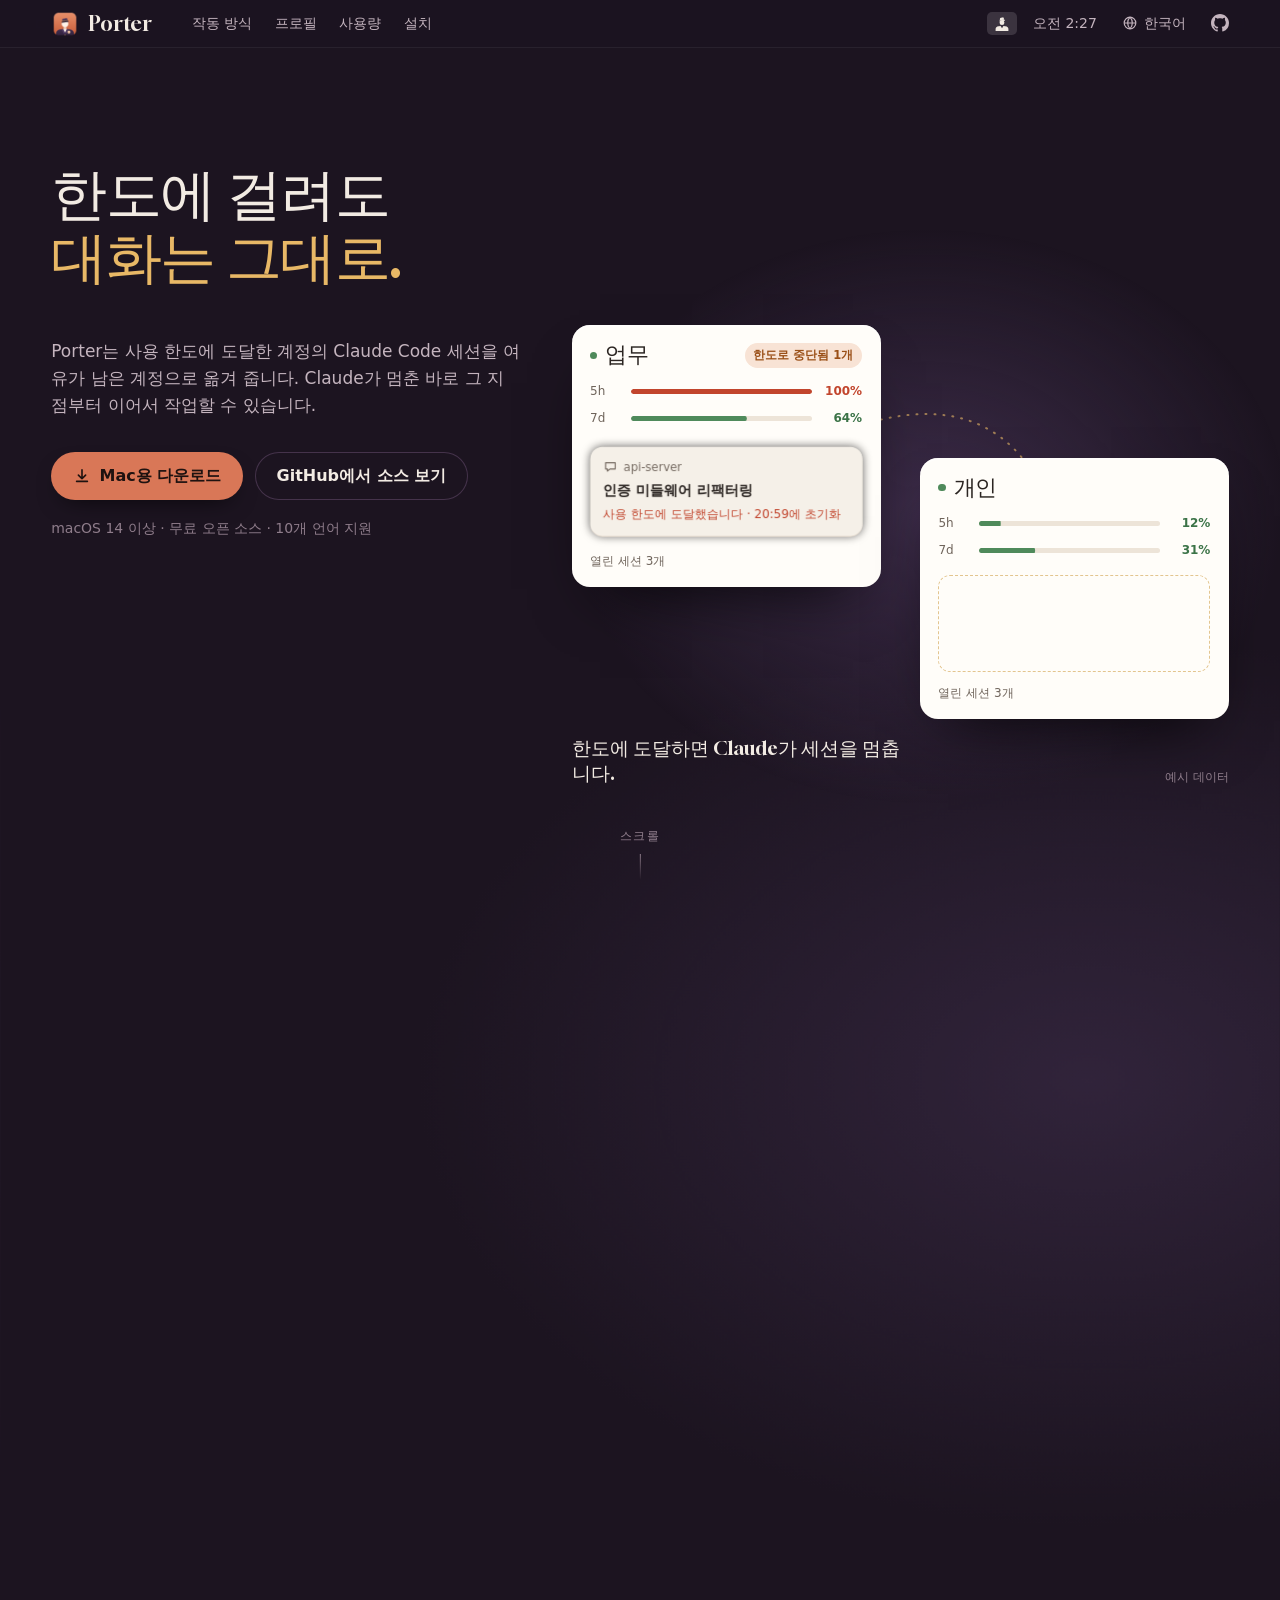
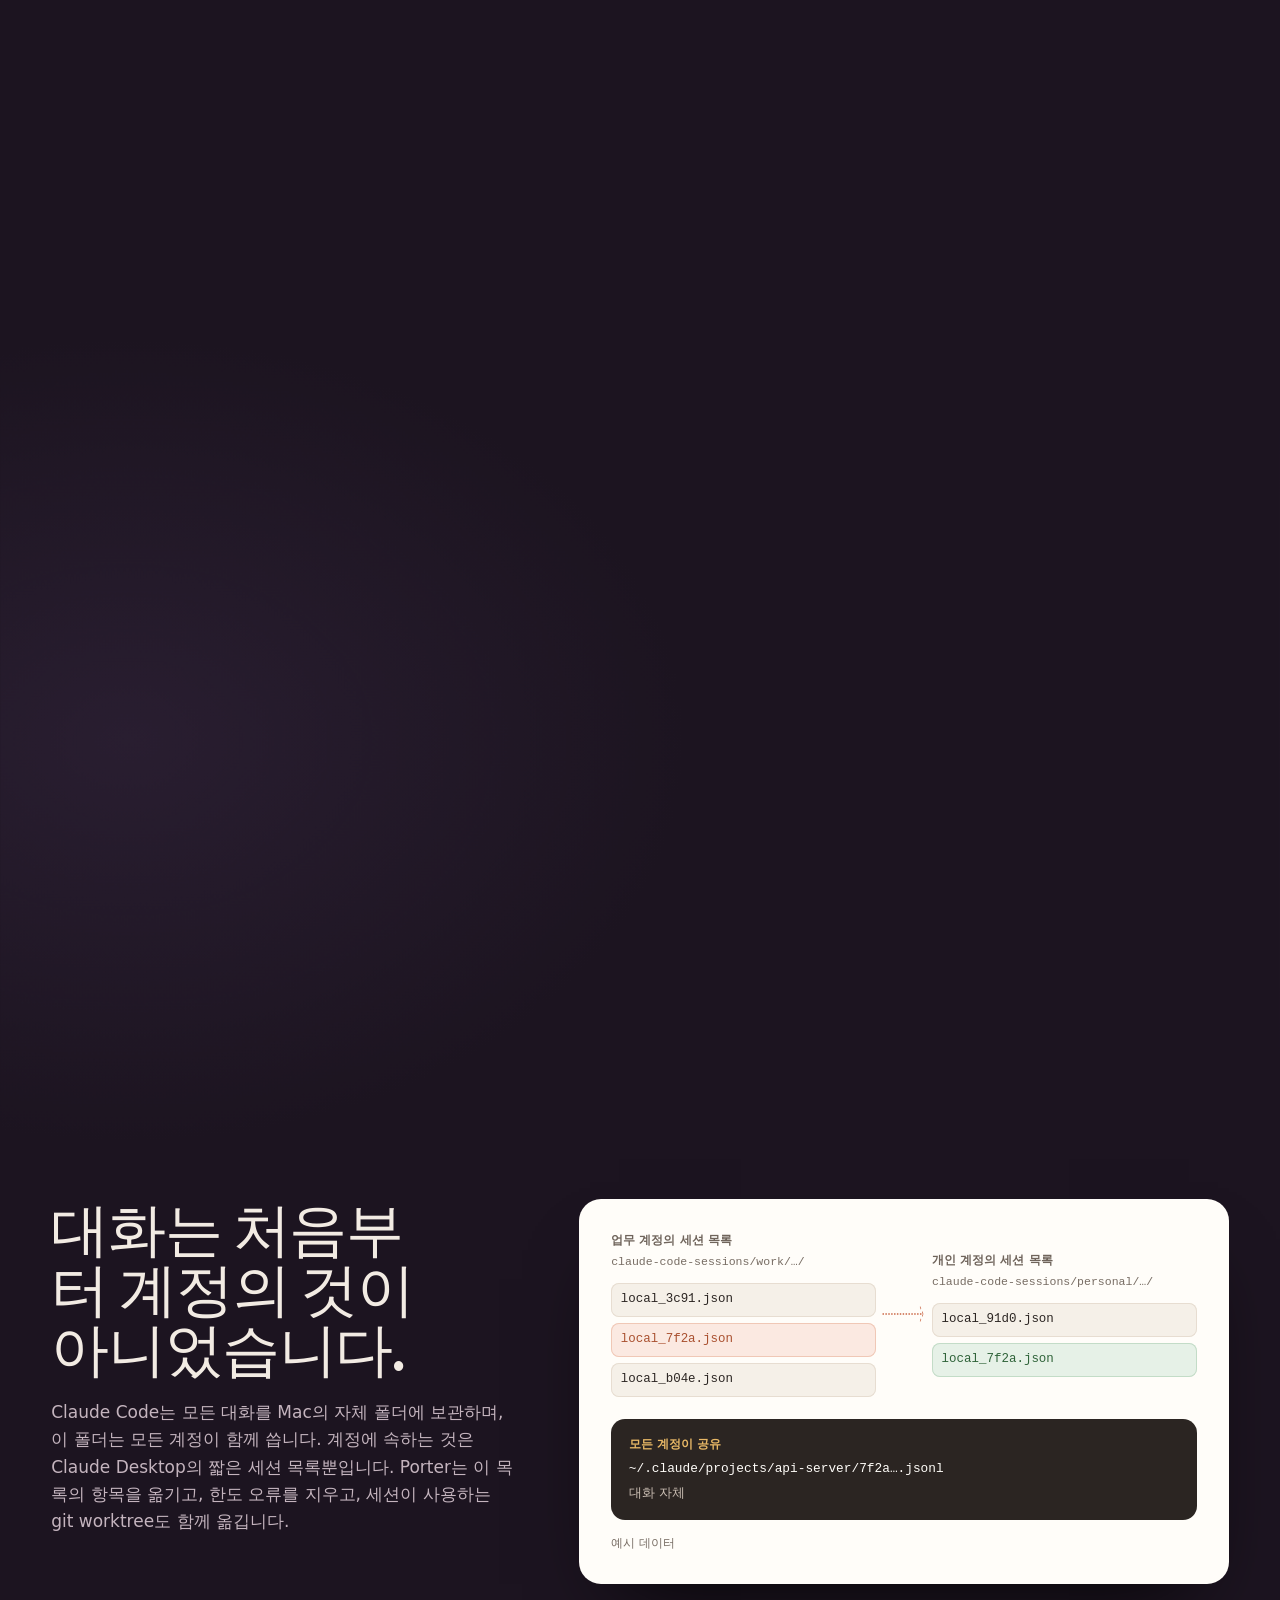
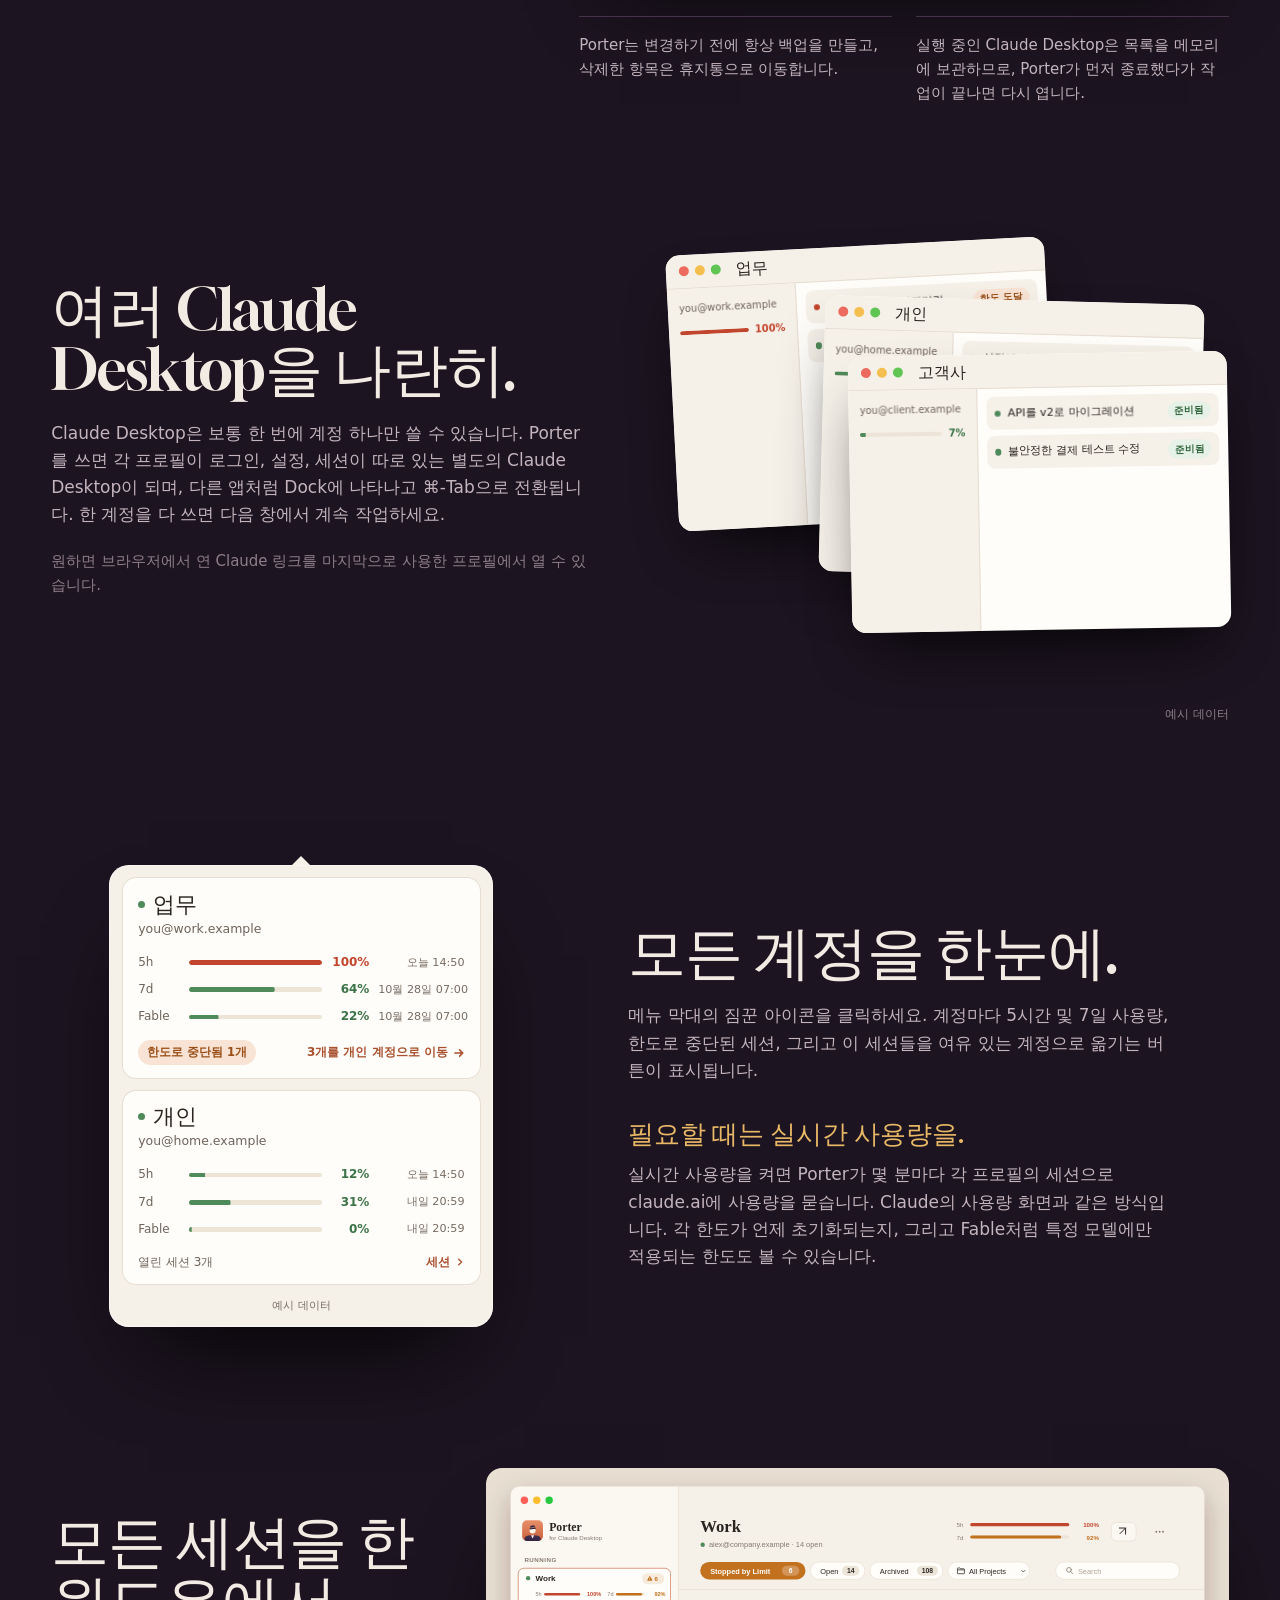
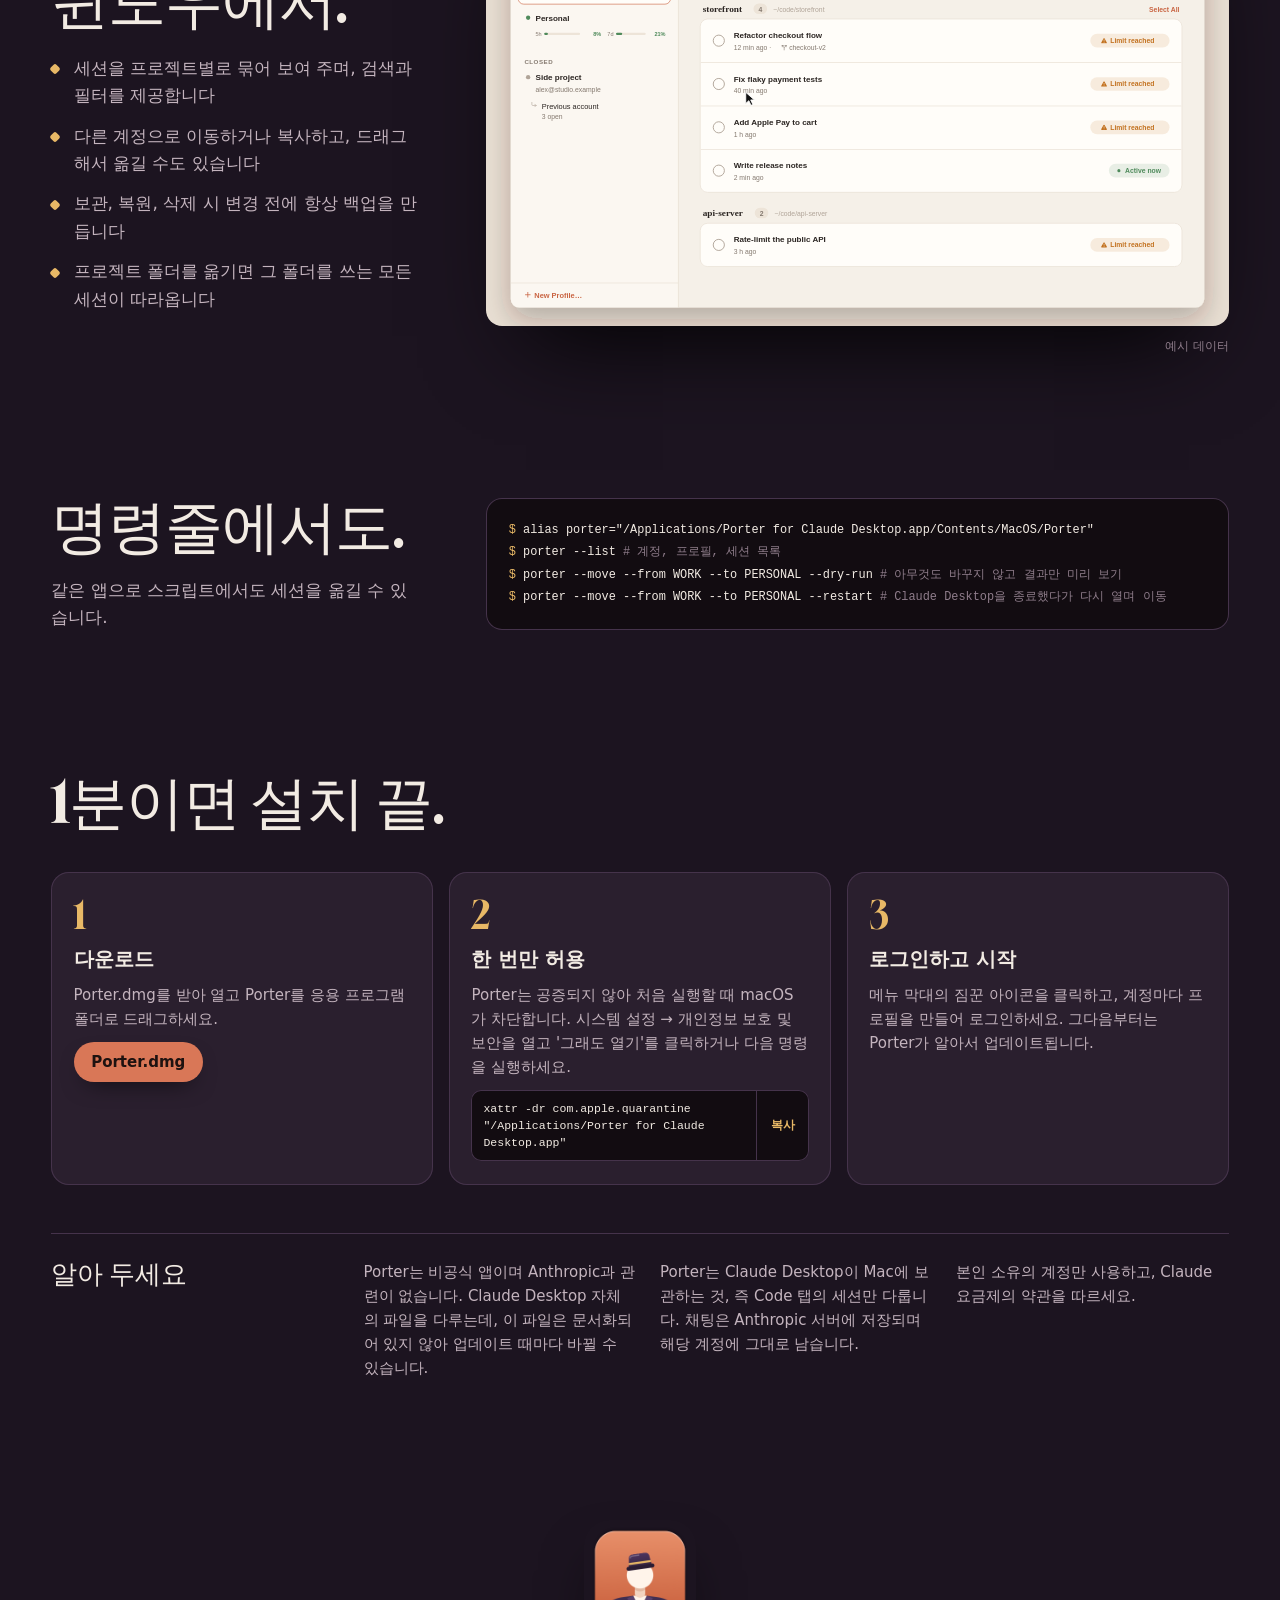
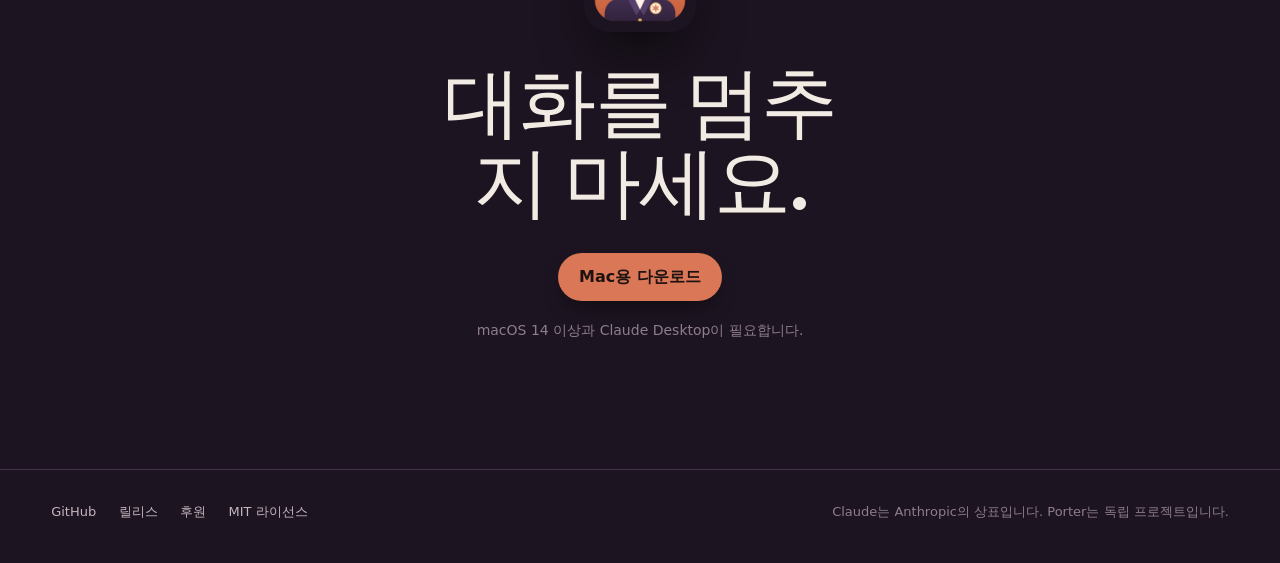
<file: docs/ko/index.html>
<!doctype html>
<html lang="ko">
<head>
<meta charset="utf-8">
<meta name="viewport" content="width=device-width, initial-scale=1">
<title>Porter for Claude Desktop: 한도에 걸리면 세션을 다른 계정으로</title>
<meta name="description" content="무료 오픈 소스 Mac 메뉴 막대 앱. Claude 계정이 사용 한도에 도달하면 Porter가 Claude Code 세션을 다른 계정으로 옮깁니다.">
<link rel="canonical" href="https://matteogilioli.github.io/porter-for-claude-desktop/ko/">
<link rel="alternate" hreflang="en" href="https://matteogilioli.github.io/porter-for-claude-desktop/">
<link rel="alternate" hreflang="it" href="https://matteogilioli.github.io/porter-for-claude-desktop/it/">
<link rel="alternate" hreflang="es" href="https://matteogilioli.github.io/porter-for-claude-desktop/es/">
<link rel="alternate" hreflang="fr" href="https://matteogilioli.github.io/porter-for-claude-desktop/fr/">
<link rel="alternate" hreflang="de" href="https://matteogilioli.github.io/porter-for-claude-desktop/de/">
<link rel="alternate" hreflang="pt-BR" href="https://matteogilioli.github.io/porter-for-claude-desktop/pt-br/">
<link rel="alternate" hreflang="zh-Hans" href="https://matteogilioli.github.io/porter-for-claude-desktop/zh-hans/">
<link rel="alternate" hreflang="ja" href="https://matteogilioli.github.io/porter-for-claude-desktop/ja/">
<link rel="alternate" hreflang="ko" href="https://matteogilioli.github.io/porter-for-claude-desktop/ko/">
<link rel="alternate" hreflang="ru" href="https://matteogilioli.github.io/porter-for-claude-desktop/ru/">
<link rel="alternate" hreflang="x-default" href="https://matteogilioli.github.io/porter-for-claude-desktop/">
<meta name="google-site-verification" content="W7OjzBVkO4PbXHlbATCozKmhWCui5hOoUjtQkoMHQnA">
<meta name="theme-color" content="#1c1420">
<meta name="color-scheme" content="dark">
<meta property="og:type" content="website">
<meta property="og:site_name" content="Porter for Claude Desktop">
<meta property="og:title" content="Porter for Claude Desktop: 한도에 걸리면 세션을 다른 계정으로">
<meta property="og:description" content="무료 오픈 소스 Mac 메뉴 막대 앱. Claude 계정이 사용 한도에 도달하면 Porter가 Claude Code 세션을 다른 계정으로 옮깁니다.">
<meta property="og:url" content="https://matteogilioli.github.io/porter-for-claude-desktop/ko/">
<meta property="og:image" content="https://matteogilioli.github.io/porter-for-claude-desktop/assets/og.png">
<meta property="og:image:width" content="1200">
<meta property="og:image:height" content="630">
<meta property="og:locale" content="ko_KR">
<meta name="twitter:card" content="summary_large_image">
<link rel="icon" href="../assets/icon.png" type="image/png">
<link rel="apple-touch-icon" href="../assets/icon.png">
<link rel="preload" href="../assets/fonts/gloock-latin.woff2" as="font" type="font/woff2" crossorigin>
<link rel="stylesheet" href="../assets/site.css?v=8d1a0115">
<script type="application/ld+json">{"@context": "https://schema.org", "@type": "SoftwareApplication", "name": "Porter for Claude Desktop", "operatingSystem": "macOS 14 or later", "applicationCategory": "DeveloperApplication", "description": "무료 오픈 소스 Mac 메뉴 막대 앱. Claude 계정이 사용 한도에 도달하면 Porter가 Claude Code 세션을 다른 계정으로 옮깁니다.", "url": "https://matteogilioli.github.io/porter-for-claude-desktop/ko/", "downloadUrl": "https://github.com/matteogilioli/porter-for-claude-desktop/releases/latest/download/Porter.dmg", "codeRepository": "https://github.com/matteogilioli/porter-for-claude-desktop", "license": "https://opensource.org/licenses/MIT", "inLanguage": "ko", "image": "https://matteogilioli.github.io/porter-for-claude-desktop/assets/og.png", "offers": {"@type": "Offer", "price": "0", "priceCurrency": "USD"}, "author": {"@type": "Person", "name": "Matteo Gilioli", "url": "https://github.com/matteogilioli"}}</script>
</head>
<body>
<a class="skip" href="#main">본문으로 건너뛰기</a>

<header class="menubar">
  <a class="brand" href="./">
    <img src="../assets/icon.png" width="28" height="28" alt="">
    <span>Porter</span>
  </a>
  <nav class="menubar-nav" aria-label="Porter">
    <a href="#how">작동 방식</a>
    <a href="#profiles">프로필</a>
    <a href="#usage">사용량</a>
    <a href="#install">설치</a>
  </nav>
  <div class="menubar-right">
    <span class="status-item" aria-hidden="true"><svg viewBox="0 0 180 180" width="16" height="16"><g fill="currentColor" fill-rule="evenodd"><path d="M18 180V158q0-26 34-31l22-3 16 26 16-26 22 3q34 5 34 31v22z"/><circle cx="90" cy="86" r="27"/><g transform="rotate(-8 90 52)"><path d="M68 40q0-12 12-12h20q12 0 12 12l3 16H65z"/><rect x="58" y="58" width="64" height="11" rx="5.5"/></g></g></svg></span>
    <time class="clock" aria-hidden="true"></time>
    <details class="langs">
      <summary aria-label="언어">
        <svg viewBox="0 0 20 20" width="16" height="16" aria-hidden="true"><circle cx="10" cy="10" r="7.25" fill="none" stroke="currentColor" stroke-width="1.5"/><path d="M2.75 10h14.5M10 2.75c2 2.1 2.9 4.5 2.9 7.25S12 15.15 10 17.25M10 2.75C8 4.85 7.1 7.25 7.1 10s.9 5.15 2.9 7.25" fill="none" stroke="currentColor" stroke-width="1.5"/></svg>
        <span>한국어</span>
      </summary>
      <ul><li><a href="../" hreflang="en" lang="en">English</a></li><li><a href="../it/" hreflang="it" lang="it">Italiano</a></li><li><a href="../es/" hreflang="es" lang="es">Español</a></li><li><a href="../fr/" hreflang="fr" lang="fr">Français</a></li><li><a href="../de/" hreflang="de" lang="de">Deutsch</a></li><li><a href="../pt-br/" hreflang="pt-BR" lang="pt-BR">Português</a></li><li><a href="../zh-hans/" hreflang="zh-Hans" lang="zh-Hans">简体中文</a></li><li><a href="../ja/" hreflang="ja" lang="ja">日本語</a></li><li><a href="../ko/" hreflang="ko" lang="ko" aria-current="page">한국어</a></li><li><a href="../ru/" hreflang="ru" lang="ru">Русский</a></li></ul>
    </details>
    <a class="gh" href="https://github.com/matteogilioli/porter-for-claude-desktop" aria-label="GitHub">
      <svg viewBox="0 0 16 16" width="18" height="18" aria-hidden="true"><path fill="currentColor" d="M8 0C3.58 0 0 3.58 0 8c0 3.54 2.29 6.53 5.47 7.59.4.07.55-.17.55-.38 0-.19-.01-.82-.01-1.49-2.01.37-2.53-.49-2.69-.94-.09-.23-.48-.94-.82-1.13-.28-.15-.68-.52-.01-.53.63-.01 1.08.58 1.23.82.72 1.21 1.87.87 2.33.66.07-.52.28-.87.51-1.07-1.78-.2-3.64-.89-3.64-3.95 0-.87.31-1.59.82-2.15-.08-.2-.36-1.02.08-2.12 0 0 .67-.21 2.2.82.64-.18 1.32-.27 2-.27.68 0 1.36.09 2 .27 1.53-1.04 2.2-.82 2.2-.82.44 1.1.16 1.92.08 2.12.51.56.82 1.27.82 2.15 0 3.07-1.87 3.75-3.65 3.95.29.25.54.73.54 1.48 0 1.07-.01 1.93-.01 2.2 0 .21.15.46.55.38A8.01 8.01 0 0 0 16 8c0-4.42-3.58-8-8-8Z"/></svg>
    </a>
  </div>
</header>

<main id="main">

<section class="carry" id="carry" aria-labelledby="hero-title">
  <div class="stage">
    <h1 id="hero-title"><span>한도에 걸려도</span> <span class="accent">대화는 그대로.</span></h1>
    <div class="hero-copy">
      <p class="lead">Porter는 사용 한도에 도달한 계정의 Claude Code 세션을 여유가 남은 계정으로 옮겨 줍니다. Claude가 멈춘 바로 그 지점부터 이어서 작업할 수 있습니다.</p>
      <div class="actions">
        <a class="button primary" href="https://github.com/matteogilioli/porter-for-claude-desktop/releases/latest/download/Porter.dmg">
          <svg viewBox="0 0 20 20" width="18" height="18" aria-hidden="true"><path d="M10 3v10m0 0-4-4m4 4 4-4M4 16h12" fill="none" stroke="currentColor" stroke-width="1.8" stroke-linecap="round" stroke-linejoin="round"/></svg>
          Mac용 다운로드
        </a>
        <a class="button ghost" href="https://github.com/matteogilioli/porter-for-claude-desktop">GitHub에서 소스 보기</a>
      </div>
      <p class="meta">macOS 14 이상 · 무료 오픈 소스 · 10개 언어 지원</p>
    </div>

    <div class="deck" aria-label="예시 계정과 세션" role="img">
      <svg class="path" aria-hidden="true"><path class="path-track"/><path class="path-ink"/></svg>

      <article class="account account-a" aria-hidden="true">
        <header><span class="dot"></span><p class="name">업무</p><span class="badge warn">한도로 중단됨 1개</span></header>
        <div class="bars">
          <div class="bar"><span>5h</span><i style="--v:100" data-tone="red"></i><b>100%</b></div>
          <div class="bar"><span>7d</span><i style="--v:64" data-tone="green"></i><b>64%</b></div>
        </div>
        <div class="slot slot-a"></div>
        <footer><span class="count-a" data-before="열린 세션 3개" data-after="열린 세션 3개">열린 세션 3개</span></footer>
      </article>

      <article class="account account-b" aria-hidden="true">
        <header><span class="dot"></span><p class="name">개인</p></header>
        <div class="bars">
          <div class="bar"><span>5h</span><i class="b5" style="--v:12" data-tone="green"></i><b class="b5n">12%</b></div>
          <div class="bar"><span>7d</span><i style="--v:31" data-tone="green"></i><b>31%</b></div>
        </div>
        <div class="slot slot-b"></div>
        <footer><span class="count-b" data-before="열린 세션 3개" data-after="열린 세션 4개">열린 세션 3개</span></footer>
      </article>

      <article class="session" aria-hidden="true">
        <img class="porter-ride" src="../assets/icon.png" width="34" height="34" alt="">
        <div class="session-top">
          <svg viewBox="0 0 16 16" width="14" height="14"><path d="M2.5 3.5h11v7h-6l-3 2.5v-2.5h-2z" fill="none" stroke="currentColor" stroke-width="1.3" stroke-linejoin="round"/></svg>
          <span class="session-project">api-server</span>
        </div>
        <p class="session-title">인증 미들웨어 리팩터링</p>
        <p class="session-status">
          <span class="status-error">사용 한도에 도달했습니다 · 20:59에 초기화</span>
          <span class="status-ok">이어서 작업할 수 있음</span>
        </p>
      </article>

      <p class="demo-note">예시 데이터</p>
      <ol class="steps">
        <li>한도에 도달하면 Claude가 세션을 멈춥니다.</li>
        <li>Porter가 여유 있는 계정으로 세션을 옮깁니다.</li>
        <li>같은 대화를 새 계정에서 이어 갑니다.</li>
      </ol>
    </div>
    <span class="scroll-hint" aria-hidden="true">스크롤</span>
  </div>
</section>

<section class="how" id="how" aria-labelledby="how-title">
  <div class="how-copy">
    <h2 id="how-title">대화는 처음부터 계정의 것이 아니었습니다.</h2>
    <p>Claude Code는 모든 대화를 Mac의 자체 폴더에 보관하며, 이 폴더는 모든 계정이 함께 씁니다. 계정에 속하는 것은 Claude Desktop의 짧은 세션 목록뿐입니다. Porter는 이 목록의 항목을 옮기고, 한도 오류를 지우고, 세션이 사용하는 git worktree도 함께 옮깁니다.</p>
  </div>
  <figure class="ledger" aria-hidden="true">
    <div class="ledger-lists">
      <div class="ledger-list">
        <p class="ledger-label">업무 계정의 세션 목록</p>
        <code>claude-code-sessions/work/…/</code>
        <ul>
          <li><code>local_3c91.json</code></li>
          <li class="moving"><code>local_7f2a.json</code></li>
          <li><code>local_b04e.json</code></li>
        </ul>
      </div>
      <div class="ledger-arrow"><svg viewBox="0 0 120 24" preserveAspectRatio="none"><path d="M2 12h112m0 0-8-7m8 7-8 7" fill="none" stroke="currentColor" stroke-width="1.5" stroke-dasharray="3 5" stroke-linecap="round"/></svg></div>
      <div class="ledger-list">
        <p class="ledger-label">개인 계정의 세션 목록</p>
        <code>claude-code-sessions/personal/…/</code>
        <ul>
          <li><code>local_91d0.json</code></li>
          <li class="landing"><code>local_7f2a.json</code></li>
        </ul>
      </div>
    </div>
    <div class="ledger-shelf">
      <p class="ledger-label">모든 계정이 공유</p>
      <code>~/.claude/projects/api-server/7f2a….jsonl</code>
      <span>대화 자체</span>
    </div>
    <figcaption>예시 데이터</figcaption>
  </figure>
  <ul class="how-notes">
    <li>Porter는 변경하기 전에 항상 백업을 만들고, 삭제한 항목은 휴지통으로 이동합니다.</li>
    <li>실행 중인 Claude Desktop은 목록을 메모리에 보관하므로, Porter가 먼저 종료했다가 작업이 끝나면 다시 엽니다.</li>
  </ul>
</section>

<section class="profiles" id="profiles" aria-labelledby="profiles-title">
  <div class="profiles-copy">
    <h2 id="profiles-title">여러 Claude Desktop을 나란히.</h2>
    <p>Claude Desktop은 보통 한 번에 계정 하나만 쓸 수 있습니다. Porter를 쓰면 각 프로필이 로그인, 설정, 세션이 따로 있는 별도의 Claude Desktop이 되며, 다른 앱처럼 Dock에 나타나고 ⌘-Tab으로 전환됩니다. 한 계정을 다 쓰면 다음 창에서 계속 작업하세요.</p>
    <p class="aside">원하면 브라우저에서 연 Claude 링크를 마지막으로 사용한 프로필에서 열 수 있습니다.</p>
  </div>
  <div class="windows" aria-hidden="true">
    <div class="win w1"><div class="win-bar"><i></i><i></i><i></i><span>업무</span></div>
      <div class="win-body"><aside><p class="w-acc">you@work.example</p><div class="w-bar"><i style="--v:100" data-tone="red"></i><b>100%</b></div></aside><ul><li><span class="s-dot stop"></span><span class="s-title">인증 미들웨어 리팩터링</span><span class="pill stop">한도 도달</span></li><li><span class="s-dot ok"></span><span class="s-title">불안정한 결제 테스트 수정</span><span class="pill ok">준비됨</span></li></ul></div></div>
    <div class="win w2"><div class="win-bar"><i></i><i></i><i></i><span>개인</span></div>
      <div class="win-body"><aside><p class="w-acc">you@home.example</p><div class="w-bar"><i style="--v:18" data-tone="green"></i><b>18%</b></div></aside><ul><li><span class="s-dot ok"></span><span class="s-title">설정에 다크 모드 추가</span><span class="pill ok">준비됨</span></li><li><span class="s-dot ok"></span><span class="s-title">릴리스 노트 작성</span><span class="pill ok">준비됨</span></li></ul></div></div>
    <div class="win w3"><div class="win-bar"><i></i><i></i><i></i><span>고객사</span></div>
      <div class="win-body"><aside><p class="w-acc">you@client.example</p><div class="w-bar"><i style="--v:7" data-tone="green"></i><b>7%</b></div></aside><ul><li><span class="s-dot ok"></span><span class="s-title">API를 v2로 마이그레이션</span><span class="pill ok">준비됨</span></li><li><span class="s-dot ok"></span><span class="s-title">불안정한 결제 테스트 수정</span><span class="pill ok">준비됨</span></li></ul></div></div>
  </div>
  <p class="example-note">예시 데이터</p>
</section>

<section class="usage" id="usage" aria-labelledby="usage-title">
  <div class="panel" aria-label="예시 데이터" role="img">
    <div class="panel-card">
      <header><span class="dot on"></span><p class="name">업무</p></header>
      <p class="mail">you@work.example</p>
      <div class="bars wide">
        <div class="bar"><span>5h</span><i style="--v:100" data-tone="red"></i><b>100%</b><time>오늘 14:50</time></div>
        <div class="bar"><span>7d</span><i style="--v:64" data-tone="green"></i><b>64%</b><time>10월 28일 07:00</time></div>
        <div class="bar"><span>Fable</span><i style="--v:22" data-tone="green"></i><b>22%</b><time>10월 28일 07:00</time></div>
      </div>
      <footer><span class="badge warn">한도로 중단됨 1개</span><a class="panel-move">3개를 개인 계정으로 이동 <svg viewBox="0 0 16 16" width="12" height="12" aria-hidden="true"><path fill="none" stroke="currentColor" stroke-width="2" stroke-linecap="round" stroke-linejoin="round" d="M2.5 8H13M8.8 3.8 13 8l-4.2 4.2"/></svg></a></footer>
    </div>
    <div class="panel-card">
      <header><span class="dot on"></span><p class="name">개인</p></header>
      <p class="mail">you@home.example</p>
      <div class="bars wide">
        <div class="bar"><span>5h</span><i class="live" style="--v:12" data-tone="green"></i><b class="live-n">12%</b><time>오늘 14:50</time></div>
        <div class="bar"><span>7d</span><i style="--v:31" data-tone="green"></i><b>31%</b><time>내일 20:59</time></div>
        <div class="bar"><span>Fable</span><i style="--v:0" data-tone="green"></i><b>0%</b><time>내일 20:59</time></div>
      </div>
      <footer><span>열린 세션 3개</span><a class="panel-link">세션 <svg viewBox="0 0 16 16" width="10" height="10" aria-hidden="true"><path fill="none" stroke="currentColor" stroke-width="2.2" stroke-linecap="round" stroke-linejoin="round" d="m6 3.5 4.5 4.5L6 12.5"/></svg></a></footer>
    </div>
    <p class="example">예시 데이터</p>
  </div>
  <div class="usage-copy">
    <h2 id="usage-title">모든 계정을 한눈에.</h2>
    <p>메뉴 막대의 짐꾼 아이콘을 클릭하세요. 계정마다 5시간 및 7일 사용량, 한도로 중단된 세션, 그리고 이 세션들을 여유 있는 계정으로 옮기는 버튼이 표시됩니다.</p>
    <h3>필요할 때는 실시간 사용량을.</h3>
    <p>실시간 사용량을 켜면 Porter가 몇 분마다 각 프로필의 세션으로 claude.ai에 사용량을 묻습니다. Claude의 사용량 화면과 같은 방식입니다. 각 한도가 언제 초기화되는지, 그리고 Fable처럼 특정 모델에만 적용되는 한도도 볼 수 있습니다.</p>
  </div>
</section>

<section class="window" aria-labelledby="window-title">
  <div class="window-copy">
    <h2 id="window-title">모든 세션을 한 윈도우에서.</h2>
    <ul><li>세션을 프로젝트별로 묶어 보여 주며, 검색과 필터를 제공합니다</li><li>다른 계정으로 이동하거나 복사하고, 드래그해서 옮길 수도 있습니다</li><li>보관, 복원, 삭제 시 변경 전에 항상 백업을 만듭니다</li><li>프로젝트 폴더를 옮기면 그 폴더를 쓰는 모든 세션이 따라옵니다</li></ul>
  </div>
  <figure class="window-figure">
    <img class="window-shot" src="../assets/window.svg" width="1200" height="740" loading="lazy" alt="Porter의 메인 윈도우: 사이드바의 계정, 프로젝트별로 묶인 세션, 그리고 보관, 삭제, 이동할 곳이 있는 동작 막대">
    <figcaption>예시 데이터</figcaption>
  </figure>
</section>

<section class="cli" aria-labelledby="cli-title">
  <div class="cli-copy">
    <h2 id="cli-title">명령줄에서도.</h2>
    <p>같은 앱으로 스크립트에서도 세션을 옮길 수 있습니다.</p>
  </div>
  <pre class="terminal"><code><span class="line"><span class="prompt">$</span> <span class="nw">alias</span> <span class="arg-path">porter="/Applications/Porter for Claude Desktop.app/Contents/MacOS/Porter"</span></span><span class="line"><span class="prompt">$</span> <span class="nw">porter</span> <span class="nw">--list</span> <span class="c"># 계정, 프로필, 세션 목록</span></span><span class="line"><span class="prompt">$</span> <span class="nw">porter</span> <span class="nw">--move</span> <span class="nw">--from WORK</span> <span class="nw">--to PERSONAL</span> <span class="nw">--dry-run</span> <span class="c"># 아무것도 바꾸지 않고 결과만 미리 보기</span></span><span class="line"><span class="prompt">$</span> <span class="nw">porter</span> <span class="nw">--move</span> <span class="nw">--from WORK</span> <span class="nw">--to PERSONAL</span> <span class="nw">--restart</span> <span class="c"># Claude Desktop을 종료했다가 다시 열며 이동</span></span></code></pre>
</section>

<section class="install" id="install" aria-labelledby="install-title">
  <h2 id="install-title">1분이면 설치 끝.</h2>
  <ol class="install-steps">
    <li>
      <h3>다운로드</h3>
      <p>Porter.dmg를 받아 열고 Porter를 응용 프로그램 폴더로 드래그하세요.</p>
      <a class="button primary small" href="https://github.com/matteogilioli/porter-for-claude-desktop/releases/latest/download/Porter.dmg">Porter.dmg</a>
    </li>
    <li>
      <h3>한 번만 허용</h3>
      <p>Porter는 공증되지 않아 처음 실행할 때 macOS가 차단합니다. 시스템 설정 → 개인정보 보호 및 보안을 열고 &#x27;그래도 열기&#x27;를 클릭하거나 다음 명령을 실행하세요.</p>
      <div class="cmd"><code id="xattr">xattr -dr com.apple.quarantine "/Applications/Porter for Claude Desktop.app"</code><button type="button" class="copy" data-copy="xattr" data-done="복사됨">복사</button></div>
    </li>
    <li>
      <h3>로그인하고 시작</h3>
      <p>메뉴 막대의 짐꾼 아이콘을 클릭하고, 계정마다 프로필을 만들어 로그인하세요. 그다음부터는 Porter가 알아서 업데이트됩니다.</p>
    </li>
  </ol>
  <aside class="honest" aria-labelledby="honest-title">
    <h3 id="honest-title">알아 두세요</h3>
    <ul>
      <li>Porter는 비공식 앱이며 Anthropic과 관련이 없습니다. Claude Desktop 자체의 파일을 다루는데, 이 파일은 문서화되어 있지 않아 업데이트 때마다 바뀔 수 있습니다.</li>
      <li>Porter는 Claude Desktop이 Mac에 보관하는 것, 즉 Code 탭의 세션만 다룹니다. 채팅은 Anthropic 서버에 저장되며 해당 계정에 그대로 남습니다.</li>
      <li>본인 소유의 계정만 사용하고, Claude 요금제의 약관을 따르세요.</li>
    </ul>
  </aside>
</section>

<section class="close" aria-labelledby="close-title">
  <img src="../assets/icon.png" width="112" height="112" alt="">
  <h2 id="close-title">대화를 멈추지 마세요.</h2>
  <a class="button primary" href="https://github.com/matteogilioli/porter-for-claude-desktop/releases/latest/download/Porter.dmg">Mac용 다운로드</a>
  <p class="meta">macOS 14 이상과 Claude Desktop이 필요합니다.</p>
</section>

</main>

<footer class="foot">
  <nav aria-label="Links">
    <a href="https://github.com/matteogilioli/porter-for-claude-desktop">GitHub</a>
    <a href="https://github.com/matteogilioli/porter-for-claude-desktop/releases">릴리스</a>
    <a href="https://github.com/sponsors/matteogilioli">후원</a>
    <a href="https://github.com/matteogilioli/porter-for-claude-desktop/blob/main/LICENSE">MIT 라이선스</a>
  </nav>
  <p>Claude는 Anthropic의 상표입니다. Porter는 독립 프로젝트입니다.</p>
</footer>

<script src="../assets/site.js?v=db3989b0" defer></script>
</body>
</html>
</file>
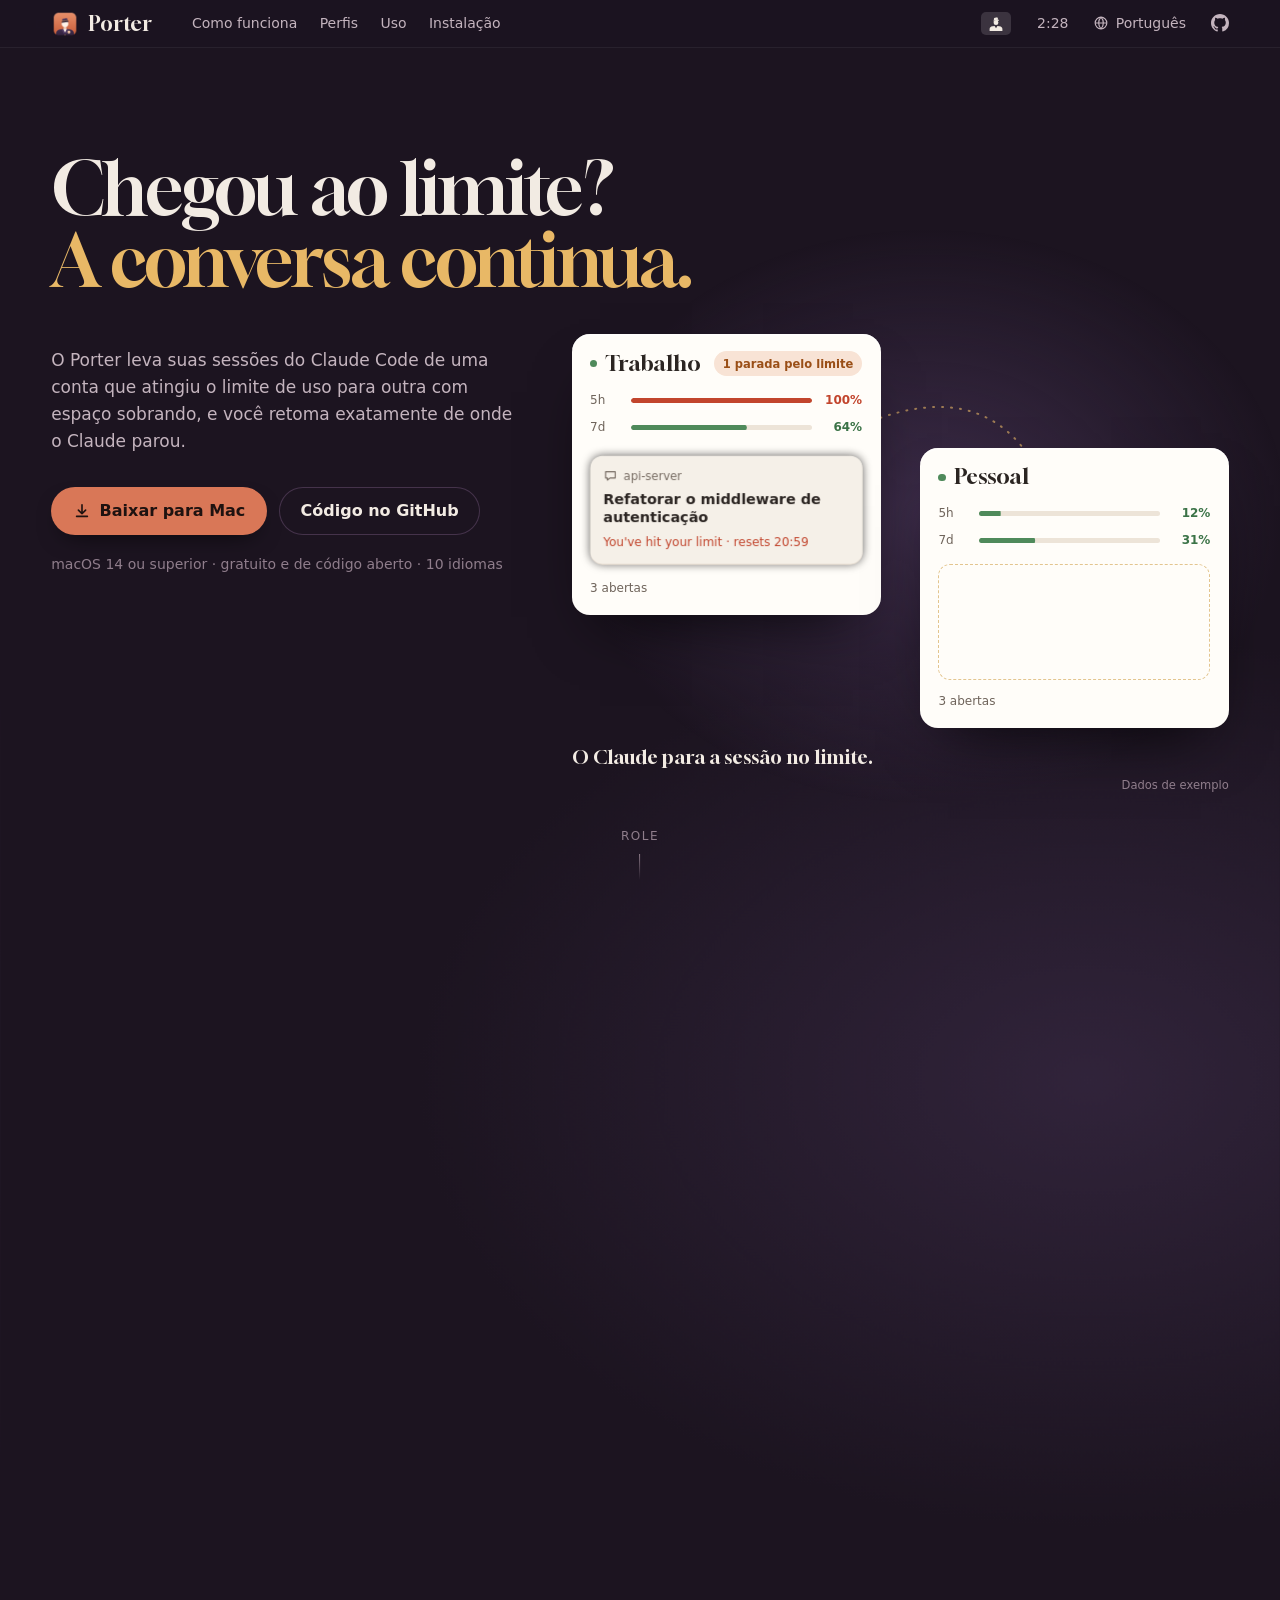
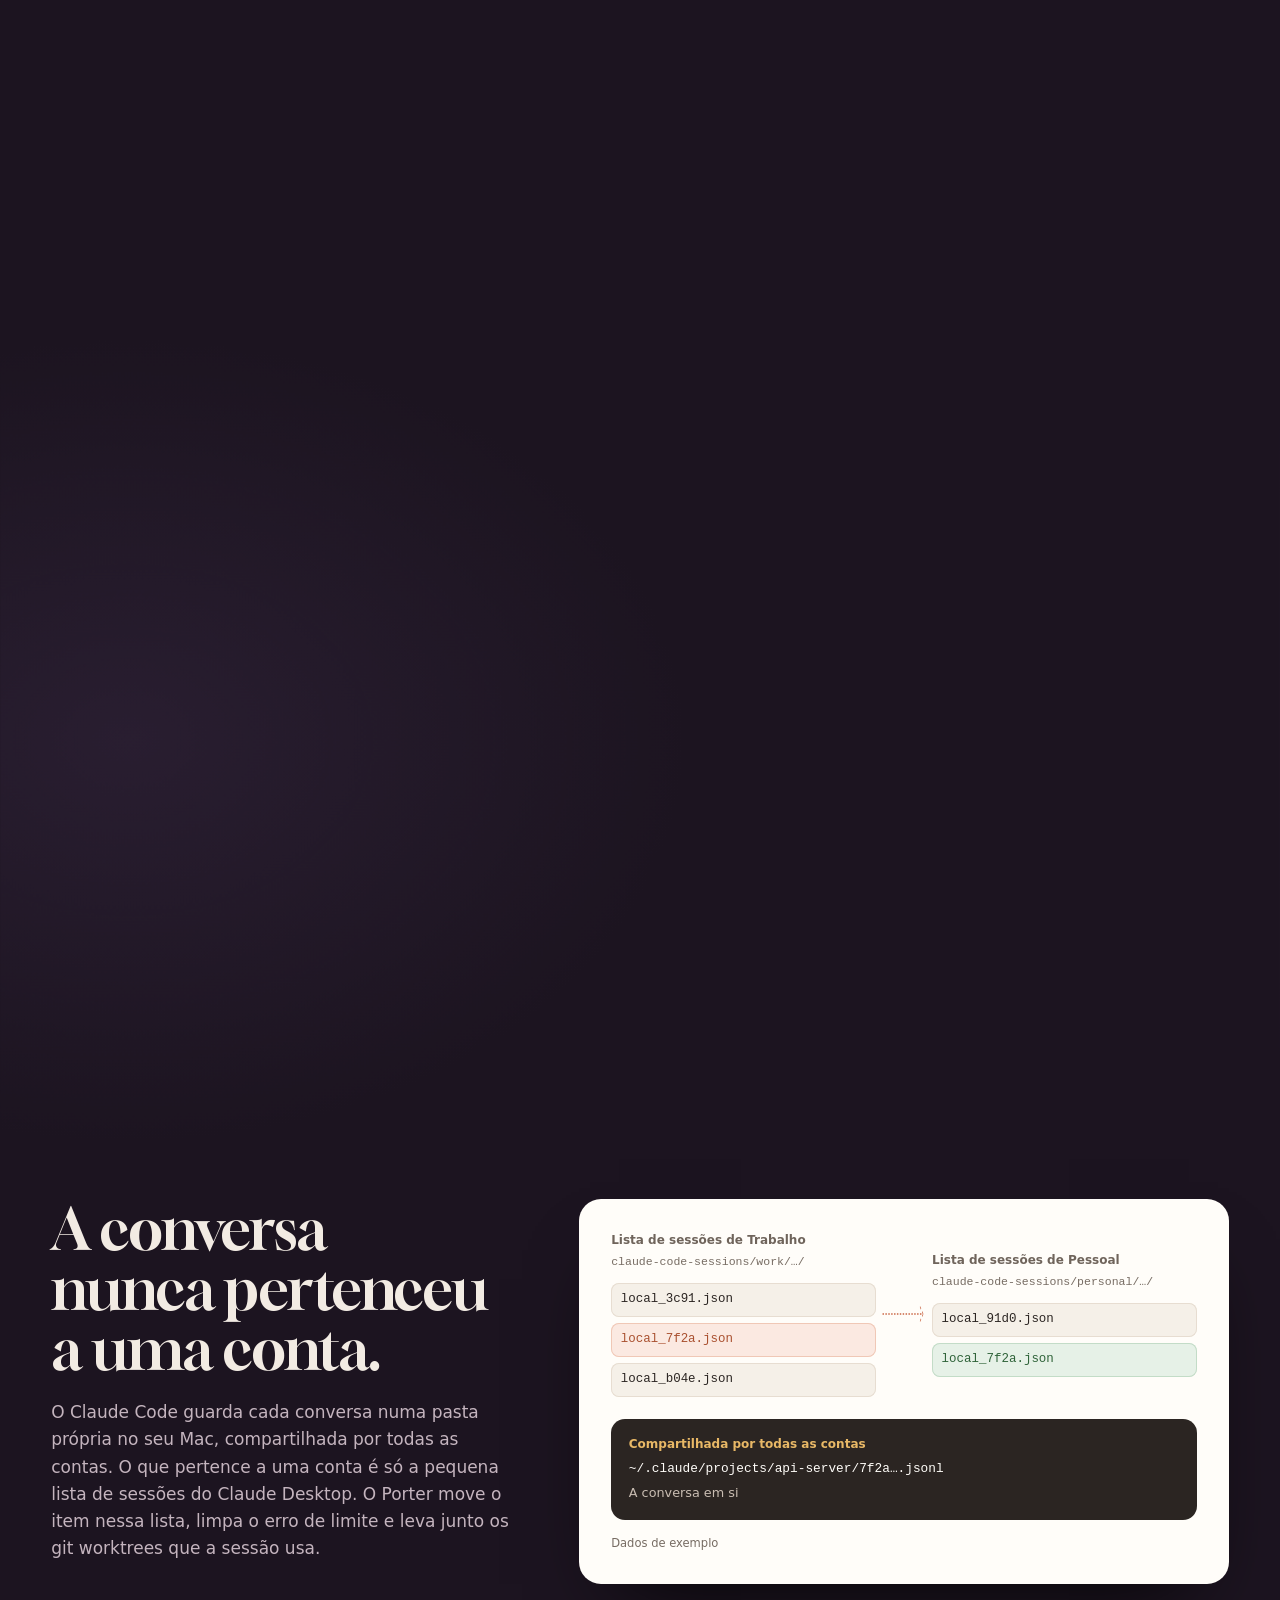
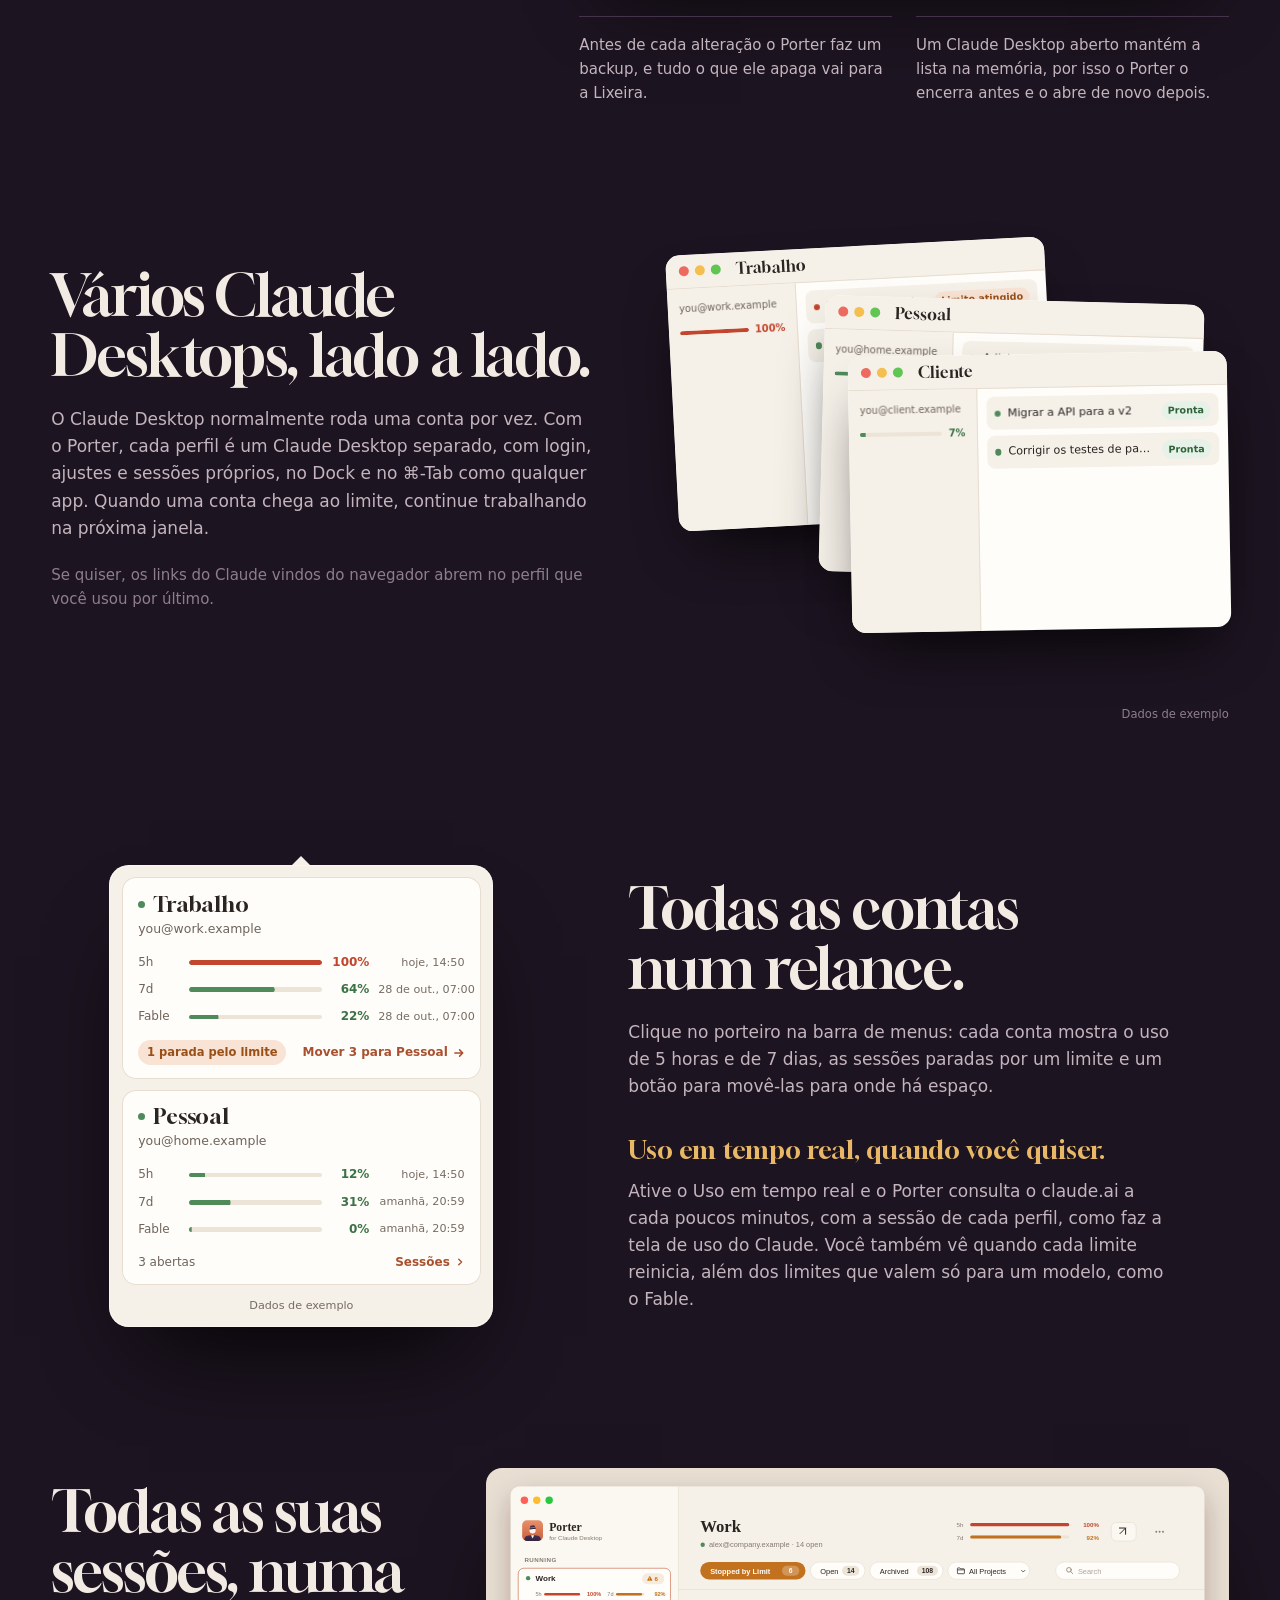
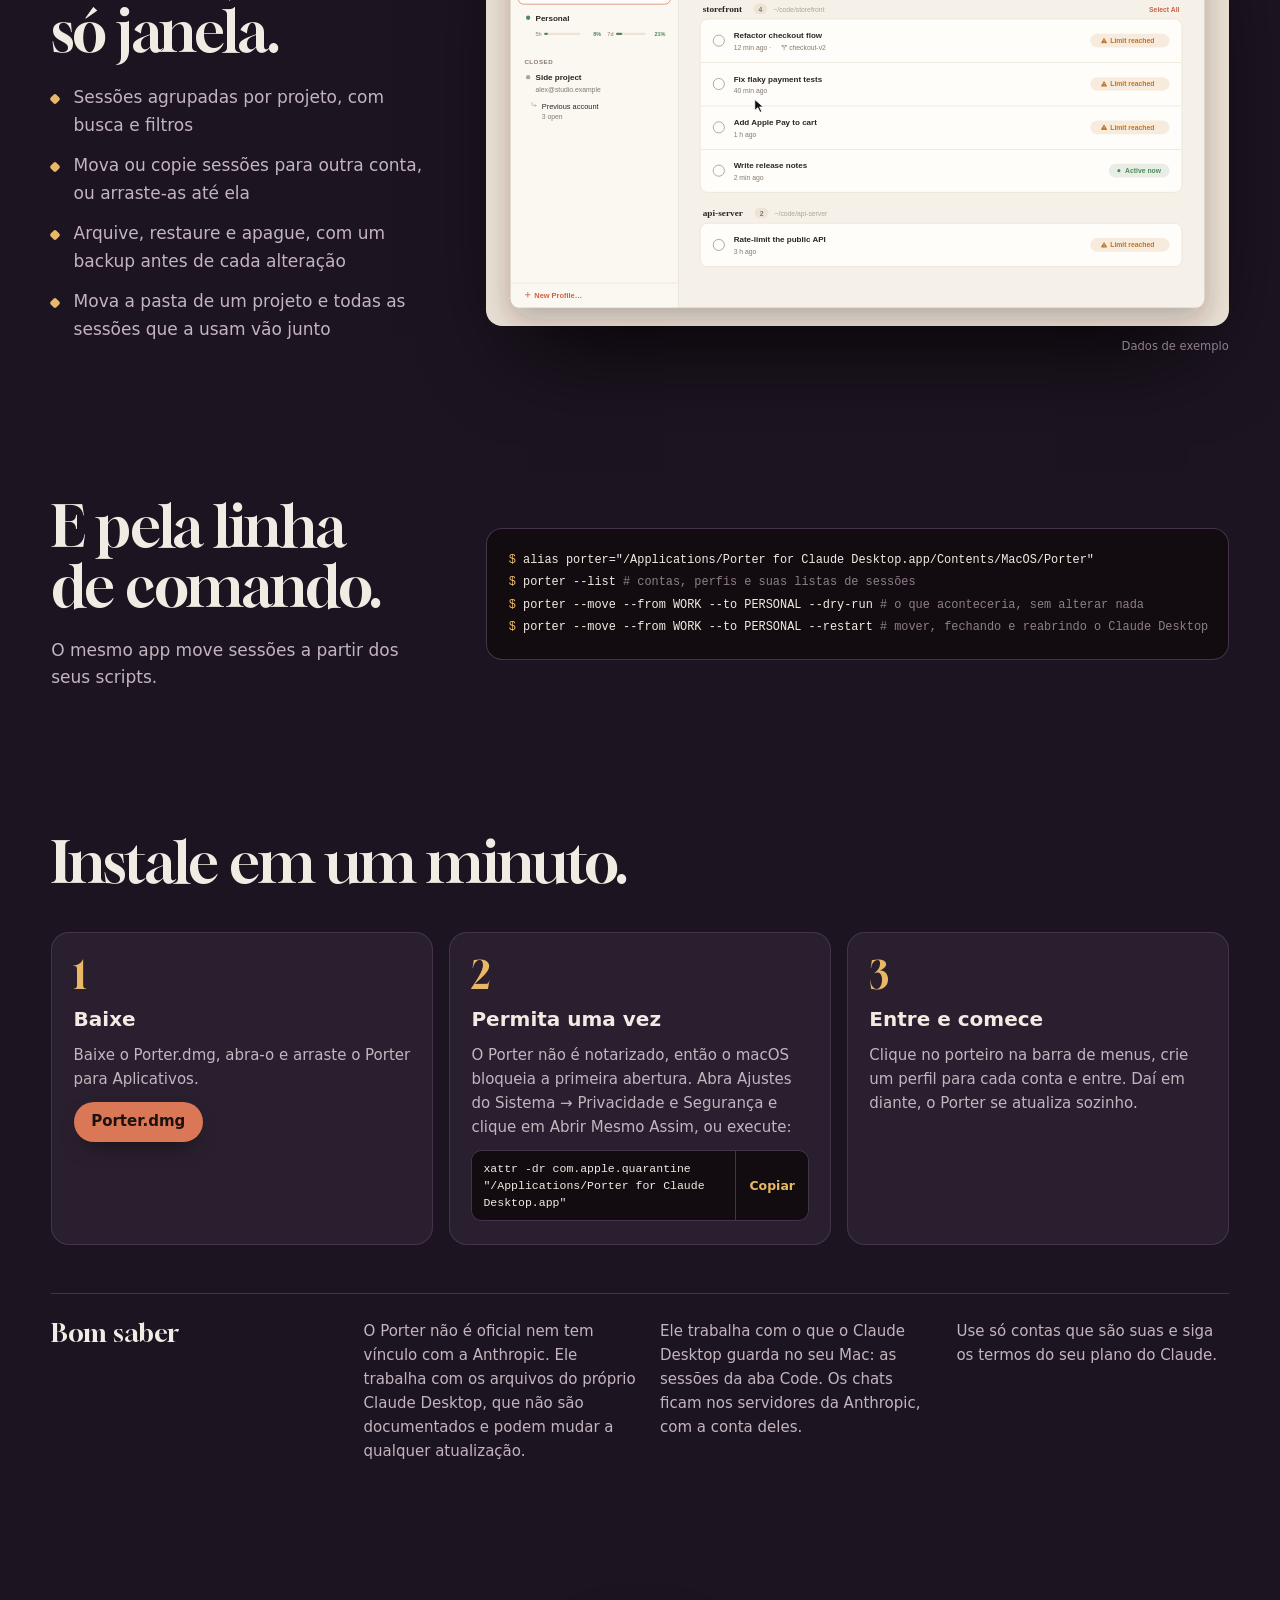
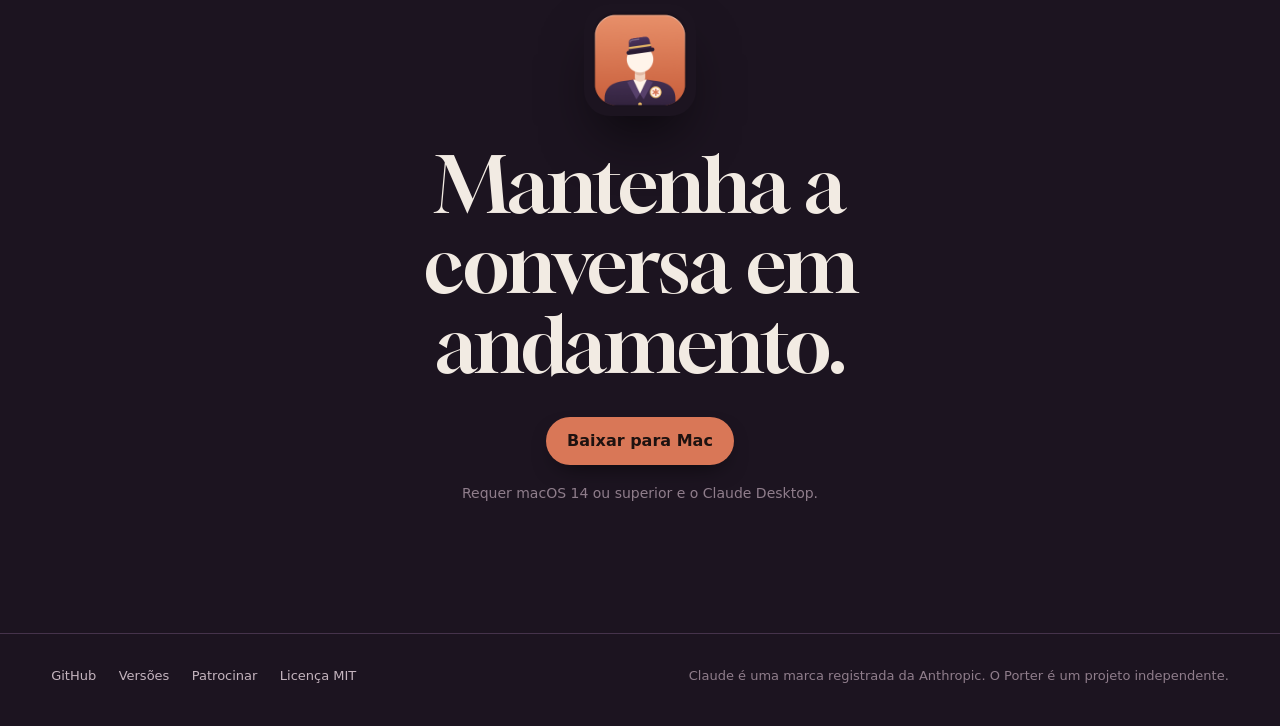
<file: docs/pt-br/index.html>
<!doctype html>
<html lang="pt-BR">
<head>
<meta charset="utf-8">
<meta name="viewport" content="width=device-width, initial-scale=1">
<title>Porter for Claude Desktop: mova sessões ao atingir o limite</title>
<meta name="description" content="App de barra de menus para Mac, gratuito e de código aberto. Quando uma conta do Claude atinge o limite, o Porter move suas sessões do Claude Code para outra.">
<link rel="canonical" href="https://matteogilioli.github.io/porter-for-claude-desktop/pt-br/">
<link rel="alternate" hreflang="en" href="https://matteogilioli.github.io/porter-for-claude-desktop/">
<link rel="alternate" hreflang="it" href="https://matteogilioli.github.io/porter-for-claude-desktop/it/">
<link rel="alternate" hreflang="es" href="https://matteogilioli.github.io/porter-for-claude-desktop/es/">
<link rel="alternate" hreflang="fr" href="https://matteogilioli.github.io/porter-for-claude-desktop/fr/">
<link rel="alternate" hreflang="de" href="https://matteogilioli.github.io/porter-for-claude-desktop/de/">
<link rel="alternate" hreflang="pt-BR" href="https://matteogilioli.github.io/porter-for-claude-desktop/pt-br/">
<link rel="alternate" hreflang="zh-Hans" href="https://matteogilioli.github.io/porter-for-claude-desktop/zh-hans/">
<link rel="alternate" hreflang="ja" href="https://matteogilioli.github.io/porter-for-claude-desktop/ja/">
<link rel="alternate" hreflang="ko" href="https://matteogilioli.github.io/porter-for-claude-desktop/ko/">
<link rel="alternate" hreflang="ru" href="https://matteogilioli.github.io/porter-for-claude-desktop/ru/">
<link rel="alternate" hreflang="x-default" href="https://matteogilioli.github.io/porter-for-claude-desktop/">
<meta name="google-site-verification" content="W7OjzBVkO4PbXHlbATCozKmhWCui5hOoUjtQkoMHQnA">
<meta name="theme-color" content="#1c1420">
<meta name="color-scheme" content="dark">
<meta property="og:type" content="website">
<meta property="og:site_name" content="Porter for Claude Desktop">
<meta property="og:title" content="Porter for Claude Desktop: mova sessões ao atingir o limite">
<meta property="og:description" content="App de barra de menus para Mac, gratuito e de código aberto. Quando uma conta do Claude atinge o limite, o Porter move suas sessões do Claude Code para outra.">
<meta property="og:url" content="https://matteogilioli.github.io/porter-for-claude-desktop/pt-br/">
<meta property="og:image" content="https://matteogilioli.github.io/porter-for-claude-desktop/assets/og.png">
<meta property="og:image:width" content="1200">
<meta property="og:image:height" content="630">
<meta property="og:locale" content="pt_BR">
<meta name="twitter:card" content="summary_large_image">
<link rel="icon" href="../assets/icon.png" type="image/png">
<link rel="apple-touch-icon" href="../assets/icon.png">
<link rel="preload" href="../assets/fonts/gloock-latin.woff2" as="font" type="font/woff2" crossorigin>
<link rel="stylesheet" href="../assets/site.css?v=8d1a0115">
<script type="application/ld+json">{"@context": "https://schema.org", "@type": "SoftwareApplication", "name": "Porter for Claude Desktop", "operatingSystem": "macOS 14 or later", "applicationCategory": "DeveloperApplication", "description": "App de barra de menus para Mac, gratuito e de código aberto. Quando uma conta do Claude atinge o limite, o Porter move suas sessões do Claude Code para outra.", "url": "https://matteogilioli.github.io/porter-for-claude-desktop/pt-br/", "downloadUrl": "https://github.com/matteogilioli/porter-for-claude-desktop/releases/latest/download/Porter.dmg", "codeRepository": "https://github.com/matteogilioli/porter-for-claude-desktop", "license": "https://opensource.org/licenses/MIT", "inLanguage": "pt-BR", "image": "https://matteogilioli.github.io/porter-for-claude-desktop/assets/og.png", "offers": {"@type": "Offer", "price": "0", "priceCurrency": "USD"}, "author": {"@type": "Person", "name": "Matteo Gilioli", "url": "https://github.com/matteogilioli"}}</script>
</head>
<body>
<a class="skip" href="#main">Pular para o conteúdo</a>

<header class="menubar">
  <a class="brand" href="./">
    <img src="../assets/icon.png" width="28" height="28" alt="">
    <span>Porter</span>
  </a>
  <nav class="menubar-nav" aria-label="Porter">
    <a href="#how">Como funciona</a>
    <a href="#profiles">Perfis</a>
    <a href="#usage">Uso</a>
    <a href="#install">Instalação</a>
  </nav>
  <div class="menubar-right">
    <span class="status-item" aria-hidden="true"><svg viewBox="0 0 180 180" width="16" height="16"><g fill="currentColor" fill-rule="evenodd"><path d="M18 180V158q0-26 34-31l22-3 16 26 16-26 22 3q34 5 34 31v22z"/><circle cx="90" cy="86" r="27"/><g transform="rotate(-8 90 52)"><path d="M68 40q0-12 12-12h20q12 0 12 12l3 16H65z"/><rect x="58" y="58" width="64" height="11" rx="5.5"/></g></g></svg></span>
    <time class="clock" aria-hidden="true"></time>
    <details class="langs">
      <summary aria-label="Idioma">
        <svg viewBox="0 0 20 20" width="16" height="16" aria-hidden="true"><circle cx="10" cy="10" r="7.25" fill="none" stroke="currentColor" stroke-width="1.5"/><path d="M2.75 10h14.5M10 2.75c2 2.1 2.9 4.5 2.9 7.25S12 15.15 10 17.25M10 2.75C8 4.85 7.1 7.25 7.1 10s.9 5.15 2.9 7.25" fill="none" stroke="currentColor" stroke-width="1.5"/></svg>
        <span>Português</span>
      </summary>
      <ul><li><a href="../" hreflang="en" lang="en">English</a></li><li><a href="../it/" hreflang="it" lang="it">Italiano</a></li><li><a href="../es/" hreflang="es" lang="es">Español</a></li><li><a href="../fr/" hreflang="fr" lang="fr">Français</a></li><li><a href="../de/" hreflang="de" lang="de">Deutsch</a></li><li><a href="../pt-br/" hreflang="pt-BR" lang="pt-BR" aria-current="page">Português</a></li><li><a href="../zh-hans/" hreflang="zh-Hans" lang="zh-Hans">简体中文</a></li><li><a href="../ja/" hreflang="ja" lang="ja">日本語</a></li><li><a href="../ko/" hreflang="ko" lang="ko">한국어</a></li><li><a href="../ru/" hreflang="ru" lang="ru">Русский</a></li></ul>
    </details>
    <a class="gh" href="https://github.com/matteogilioli/porter-for-claude-desktop" aria-label="GitHub">
      <svg viewBox="0 0 16 16" width="18" height="18" aria-hidden="true"><path fill="currentColor" d="M8 0C3.58 0 0 3.58 0 8c0 3.54 2.29 6.53 5.47 7.59.4.07.55-.17.55-.38 0-.19-.01-.82-.01-1.49-2.01.37-2.53-.49-2.69-.94-.09-.23-.48-.94-.82-1.13-.28-.15-.68-.52-.01-.53.63-.01 1.08.58 1.23.82.72 1.21 1.87.87 2.33.66.07-.52.28-.87.51-1.07-1.78-.2-3.64-.89-3.64-3.95 0-.87.31-1.59.82-2.15-.08-.2-.36-1.02.08-2.12 0 0 .67-.21 2.2.82.64-.18 1.32-.27 2-.27.68 0 1.36.09 2 .27 1.53-1.04 2.2-.82 2.2-.82.44 1.1.16 1.92.08 2.12.51.56.82 1.27.82 2.15 0 3.07-1.87 3.75-3.65 3.95.29.25.54.73.54 1.48 0 1.07-.01 1.93-.01 2.2 0 .21.15.46.55.38A8.01 8.01 0 0 0 16 8c0-4.42-3.58-8-8-8Z"/></svg>
    </a>
  </div>
</header>

<main id="main">

<section class="carry" id="carry" aria-labelledby="hero-title">
  <div class="stage">
    <h1 id="hero-title"><span>Chegou ao limite?</span> <span class="accent">A conversa continua.</span></h1>
    <div class="hero-copy">
      <p class="lead">O Porter leva suas sessões do Claude Code de uma conta que atingiu o limite de uso para outra com espaço sobrando, e você retoma exatamente de onde o Claude parou.</p>
      <div class="actions">
        <a class="button primary" href="https://github.com/matteogilioli/porter-for-claude-desktop/releases/latest/download/Porter.dmg">
          <svg viewBox="0 0 20 20" width="18" height="18" aria-hidden="true"><path d="M10 3v10m0 0-4-4m4 4 4-4M4 16h12" fill="none" stroke="currentColor" stroke-width="1.8" stroke-linecap="round" stroke-linejoin="round"/></svg>
          Baixar para Mac
        </a>
        <a class="button ghost" href="https://github.com/matteogilioli/porter-for-claude-desktop">Código no GitHub</a>
      </div>
      <p class="meta">macOS 14 ou superior · gratuito e de código aberto · 10 idiomas</p>
    </div>

    <div class="deck" aria-label="Contas e sessão de exemplo" role="img">
      <svg class="path" aria-hidden="true"><path class="path-track"/><path class="path-ink"/></svg>

      <article class="account account-a" aria-hidden="true">
        <header><span class="dot"></span><p class="name">Trabalho</p><span class="badge warn">1 parada pelo limite</span></header>
        <div class="bars">
          <div class="bar"><span>5h</span><i style="--v:100" data-tone="red"></i><b>100%</b></div>
          <div class="bar"><span>7d</span><i style="--v:64" data-tone="green"></i><b>64%</b></div>
        </div>
        <div class="slot slot-a"></div>
        <footer><span class="count-a" data-before="3 abertas" data-after="3 abertas">3 abertas</span></footer>
      </article>

      <article class="account account-b" aria-hidden="true">
        <header><span class="dot"></span><p class="name">Pessoal</p></header>
        <div class="bars">
          <div class="bar"><span>5h</span><i class="b5" style="--v:12" data-tone="green"></i><b class="b5n">12%</b></div>
          <div class="bar"><span>7d</span><i style="--v:31" data-tone="green"></i><b>31%</b></div>
        </div>
        <div class="slot slot-b"></div>
        <footer><span class="count-b" data-before="3 abertas" data-after="4 abertas">3 abertas</span></footer>
      </article>

      <article class="session" aria-hidden="true">
        <img class="porter-ride" src="../assets/icon.png" width="34" height="34" alt="">
        <div class="session-top">
          <svg viewBox="0 0 16 16" width="14" height="14"><path d="M2.5 3.5h11v7h-6l-3 2.5v-2.5h-2z" fill="none" stroke="currentColor" stroke-width="1.3" stroke-linejoin="round"/></svg>
          <span class="session-project">api-server</span>
        </div>
        <p class="session-title">Refatorar o middleware de autenticação</p>
        <p class="session-status">
          <span class="status-error">You&#x27;ve hit your limit · resets 20:59</span>
          <span class="status-ok">Pronta para continuar</span>
        </p>
      </article>

      <p class="demo-note">Dados de exemplo</p>
      <ol class="steps">
        <li>O Claude para a sessão no limite.</li>
        <li>O Porter a leva para uma conta com espaço.</li>
        <li>A mesma conversa, em outra conta.</li>
      </ol>
    </div>
    <span class="scroll-hint" aria-hidden="true">Role</span>
  </div>
</section>

<section class="how" id="how" aria-labelledby="how-title">
  <div class="how-copy">
    <h2 id="how-title">A conversa nunca pertenceu a uma conta.</h2>
    <p>O Claude Code guarda cada conversa numa pasta própria no seu Mac, compartilhada por todas as contas. O que pertence a uma conta é só a pequena lista de sessões do Claude Desktop. O Porter move o item nessa lista, limpa o erro de limite e leva junto os git worktrees que a sessão usa.</p>
  </div>
  <figure class="ledger" aria-hidden="true">
    <div class="ledger-lists">
      <div class="ledger-list">
        <p class="ledger-label">Lista de sessões de Trabalho</p>
        <code>claude-code-sessions/work/…/</code>
        <ul>
          <li><code>local_3c91.json</code></li>
          <li class="moving"><code>local_7f2a.json</code></li>
          <li><code>local_b04e.json</code></li>
        </ul>
      </div>
      <div class="ledger-arrow"><svg viewBox="0 0 120 24" preserveAspectRatio="none"><path d="M2 12h112m0 0-8-7m8 7-8 7" fill="none" stroke="currentColor" stroke-width="1.5" stroke-dasharray="3 5" stroke-linecap="round"/></svg></div>
      <div class="ledger-list">
        <p class="ledger-label">Lista de sessões de Pessoal</p>
        <code>claude-code-sessions/personal/…/</code>
        <ul>
          <li><code>local_91d0.json</code></li>
          <li class="landing"><code>local_7f2a.json</code></li>
        </ul>
      </div>
    </div>
    <div class="ledger-shelf">
      <p class="ledger-label">Compartilhada por todas as contas</p>
      <code>~/.claude/projects/api-server/7f2a….jsonl</code>
      <span>A conversa em si</span>
    </div>
    <figcaption>Dados de exemplo</figcaption>
  </figure>
  <ul class="how-notes">
    <li>Antes de cada alteração o Porter faz um backup, e tudo o que ele apaga vai para a Lixeira.</li>
    <li>Um Claude Desktop aberto mantém a lista na memória, por isso o Porter o encerra antes e o abre de novo depois.</li>
  </ul>
</section>

<section class="profiles" id="profiles" aria-labelledby="profiles-title">
  <div class="profiles-copy">
    <h2 id="profiles-title">Vários Claude Desktops, lado a lado.</h2>
    <p>O Claude Desktop normalmente roda uma conta por vez. Com o Porter, cada perfil é um Claude Desktop separado, com login, ajustes e sessões próprios, no Dock e no ⌘-Tab como qualquer app. Quando uma conta chega ao limite, continue trabalhando na próxima janela.</p>
    <p class="aside">Se quiser, os links do Claude vindos do navegador abrem no perfil que você usou por último.</p>
  </div>
  <div class="windows" aria-hidden="true">
    <div class="win w1"><div class="win-bar"><i></i><i></i><i></i><span>Trabalho</span></div>
      <div class="win-body"><aside><p class="w-acc">you@work.example</p><div class="w-bar"><i style="--v:100" data-tone="red"></i><b>100%</b></div></aside><ul><li><span class="s-dot stop"></span><span class="s-title">Refatorar o middleware de autenticação</span><span class="pill stop">Limite atingido</span></li><li><span class="s-dot ok"></span><span class="s-title">Corrigir os testes de pagamento</span><span class="pill ok">Pronta</span></li></ul></div></div>
    <div class="win w2"><div class="win-bar"><i></i><i></i><i></i><span>Pessoal</span></div>
      <div class="win-body"><aside><p class="w-acc">you@home.example</p><div class="w-bar"><i style="--v:18" data-tone="green"></i><b>18%</b></div></aside><ul><li><span class="s-dot ok"></span><span class="s-title">Adicionar modo escuro aos ajustes</span><span class="pill ok">Pronta</span></li><li><span class="s-dot ok"></span><span class="s-title">Escrever as notas da versão</span><span class="pill ok">Pronta</span></li></ul></div></div>
    <div class="win w3"><div class="win-bar"><i></i><i></i><i></i><span>Cliente</span></div>
      <div class="win-body"><aside><p class="w-acc">you@client.example</p><div class="w-bar"><i style="--v:7" data-tone="green"></i><b>7%</b></div></aside><ul><li><span class="s-dot ok"></span><span class="s-title">Migrar a API para a v2</span><span class="pill ok">Pronta</span></li><li><span class="s-dot ok"></span><span class="s-title">Corrigir os testes de pagamento</span><span class="pill ok">Pronta</span></li></ul></div></div>
  </div>
  <p class="example-note">Dados de exemplo</p>
</section>

<section class="usage" id="usage" aria-labelledby="usage-title">
  <div class="panel" aria-label="Dados de exemplo" role="img">
    <div class="panel-card">
      <header><span class="dot on"></span><p class="name">Trabalho</p></header>
      <p class="mail">you@work.example</p>
      <div class="bars wide">
        <div class="bar"><span>5h</span><i style="--v:100" data-tone="red"></i><b>100%</b><time>hoje, 14:50</time></div>
        <div class="bar"><span>7d</span><i style="--v:64" data-tone="green"></i><b>64%</b><time>28 de out., 07:00</time></div>
        <div class="bar"><span>Fable</span><i style="--v:22" data-tone="green"></i><b>22%</b><time>28 de out., 07:00</time></div>
      </div>
      <footer><span class="badge warn">1 parada pelo limite</span><a class="panel-move">Mover 3 para Pessoal <svg viewBox="0 0 16 16" width="12" height="12" aria-hidden="true"><path fill="none" stroke="currentColor" stroke-width="2" stroke-linecap="round" stroke-linejoin="round" d="M2.5 8H13M8.8 3.8 13 8l-4.2 4.2"/></svg></a></footer>
    </div>
    <div class="panel-card">
      <header><span class="dot on"></span><p class="name">Pessoal</p></header>
      <p class="mail">you@home.example</p>
      <div class="bars wide">
        <div class="bar"><span>5h</span><i class="live" style="--v:12" data-tone="green"></i><b class="live-n">12%</b><time>hoje, 14:50</time></div>
        <div class="bar"><span>7d</span><i style="--v:31" data-tone="green"></i><b>31%</b><time>amanhã, 20:59</time></div>
        <div class="bar"><span>Fable</span><i style="--v:0" data-tone="green"></i><b>0%</b><time>amanhã, 20:59</time></div>
      </div>
      <footer><span>3 abertas</span><a class="panel-link">Sessões <svg viewBox="0 0 16 16" width="10" height="10" aria-hidden="true"><path fill="none" stroke="currentColor" stroke-width="2.2" stroke-linecap="round" stroke-linejoin="round" d="m6 3.5 4.5 4.5L6 12.5"/></svg></a></footer>
    </div>
    <p class="example">Dados de exemplo</p>
  </div>
  <div class="usage-copy">
    <h2 id="usage-title">Todas as contas num relance.</h2>
    <p>Clique no porteiro na barra de menus: cada conta mostra o uso de 5 horas e de 7 dias, as sessões paradas por um limite e um botão para movê-las para onde há espaço.</p>
    <h3>Uso em tempo real, quando você quiser.</h3>
    <p>Ative o Uso em tempo real e o Porter consulta o claude.ai a cada poucos minutos, com a sessão de cada perfil, como faz a tela de uso do Claude. Você também vê quando cada limite reinicia, além dos limites que valem só para um modelo, como o Fable.</p>
  </div>
</section>

<section class="window" aria-labelledby="window-title">
  <div class="window-copy">
    <h2 id="window-title">Todas as suas sessões, numa só janela.</h2>
    <ul><li>Sessões agrupadas por projeto, com busca e filtros</li><li>Mova ou copie sessões para outra conta, ou arraste-as até ela</li><li>Arquive, restaure e apague, com um backup antes de cada alteração</li><li>Mova a pasta de um projeto e todas as sessões que a usam vão junto</li></ul>
  </div>
  <figure class="window-figure">
    <img class="window-shot" src="../assets/window.svg" width="1200" height="740" loading="lazy" alt="A janela principal do Porter: contas numa barra lateral, sessões agrupadas por projeto e uma barra de ações com Arquivar, Apagar e Mover para">
    <figcaption>Dados de exemplo</figcaption>
  </figure>
</section>

<section class="cli" aria-labelledby="cli-title">
  <div class="cli-copy">
    <h2 id="cli-title">E pela linha de comando.</h2>
    <p>O mesmo app move sessões a partir dos seus scripts.</p>
  </div>
  <pre class="terminal"><code><span class="line"><span class="prompt">$</span> <span class="nw">alias</span> <span class="arg-path">porter="/Applications/Porter for Claude Desktop.app/Contents/MacOS/Porter"</span></span><span class="line"><span class="prompt">$</span> <span class="nw">porter</span> <span class="nw">--list</span> <span class="c"># contas, perfis e suas listas de sessões</span></span><span class="line"><span class="prompt">$</span> <span class="nw">porter</span> <span class="nw">--move</span> <span class="nw">--from WORK</span> <span class="nw">--to PERSONAL</span> <span class="nw">--dry-run</span> <span class="c"># o que aconteceria, sem alterar nada</span></span><span class="line"><span class="prompt">$</span> <span class="nw">porter</span> <span class="nw">--move</span> <span class="nw">--from WORK</span> <span class="nw">--to PERSONAL</span> <span class="nw">--restart</span> <span class="c"># mover, fechando e reabrindo o Claude Desktop</span></span></code></pre>
</section>

<section class="install" id="install" aria-labelledby="install-title">
  <h2 id="install-title">Instale em um minuto.</h2>
  <ol class="install-steps">
    <li>
      <h3>Baixe</h3>
      <p>Baixe o Porter.dmg, abra-o e arraste o Porter para Aplicativos.</p>
      <a class="button primary small" href="https://github.com/matteogilioli/porter-for-claude-desktop/releases/latest/download/Porter.dmg">Porter.dmg</a>
    </li>
    <li>
      <h3>Permita uma vez</h3>
      <p>O Porter não é notarizado, então o macOS bloqueia a primeira abertura. Abra Ajustes do Sistema → Privacidade e Segurança e clique em Abrir Mesmo Assim, ou execute:</p>
      <div class="cmd"><code id="xattr">xattr -dr com.apple.quarantine "/Applications/Porter for Claude Desktop.app"</code><button type="button" class="copy" data-copy="xattr" data-done="Copiado">Copiar</button></div>
    </li>
    <li>
      <h3>Entre e comece</h3>
      <p>Clique no porteiro na barra de menus, crie um perfil para cada conta e entre. Daí em diante, o Porter se atualiza sozinho.</p>
    </li>
  </ol>
  <aside class="honest" aria-labelledby="honest-title">
    <h3 id="honest-title">Bom saber</h3>
    <ul>
      <li>O Porter não é oficial nem tem vínculo com a Anthropic. Ele trabalha com os arquivos do próprio Claude Desktop, que não são documentados e podem mudar a qualquer atualização.</li>
      <li>Ele trabalha com o que o Claude Desktop guarda no seu Mac: as sessões da aba Code. Os chats ficam nos servidores da Anthropic, com a conta deles.</li>
      <li>Use só contas que são suas e siga os termos do seu plano do Claude.</li>
    </ul>
  </aside>
</section>

<section class="close" aria-labelledby="close-title">
  <img src="../assets/icon.png" width="112" height="112" alt="">
  <h2 id="close-title">Mantenha a conversa em andamento.</h2>
  <a class="button primary" href="https://github.com/matteogilioli/porter-for-claude-desktop/releases/latest/download/Porter.dmg">Baixar para Mac</a>
  <p class="meta">Requer macOS 14 ou superior e o Claude Desktop.</p>
</section>

</main>

<footer class="foot">
  <nav aria-label="Links">
    <a href="https://github.com/matteogilioli/porter-for-claude-desktop">GitHub</a>
    <a href="https://github.com/matteogilioli/porter-for-claude-desktop/releases">Versões</a>
    <a href="https://github.com/sponsors/matteogilioli">Patrocinar</a>
    <a href="https://github.com/matteogilioli/porter-for-claude-desktop/blob/main/LICENSE">Licença MIT</a>
  </nav>
  <p>Claude é uma marca registrada da Anthropic. O Porter é um projeto independente.</p>
</footer>

<script src="../assets/site.js?v=db3989b0" defer></script>
</body>
</html>
</file>
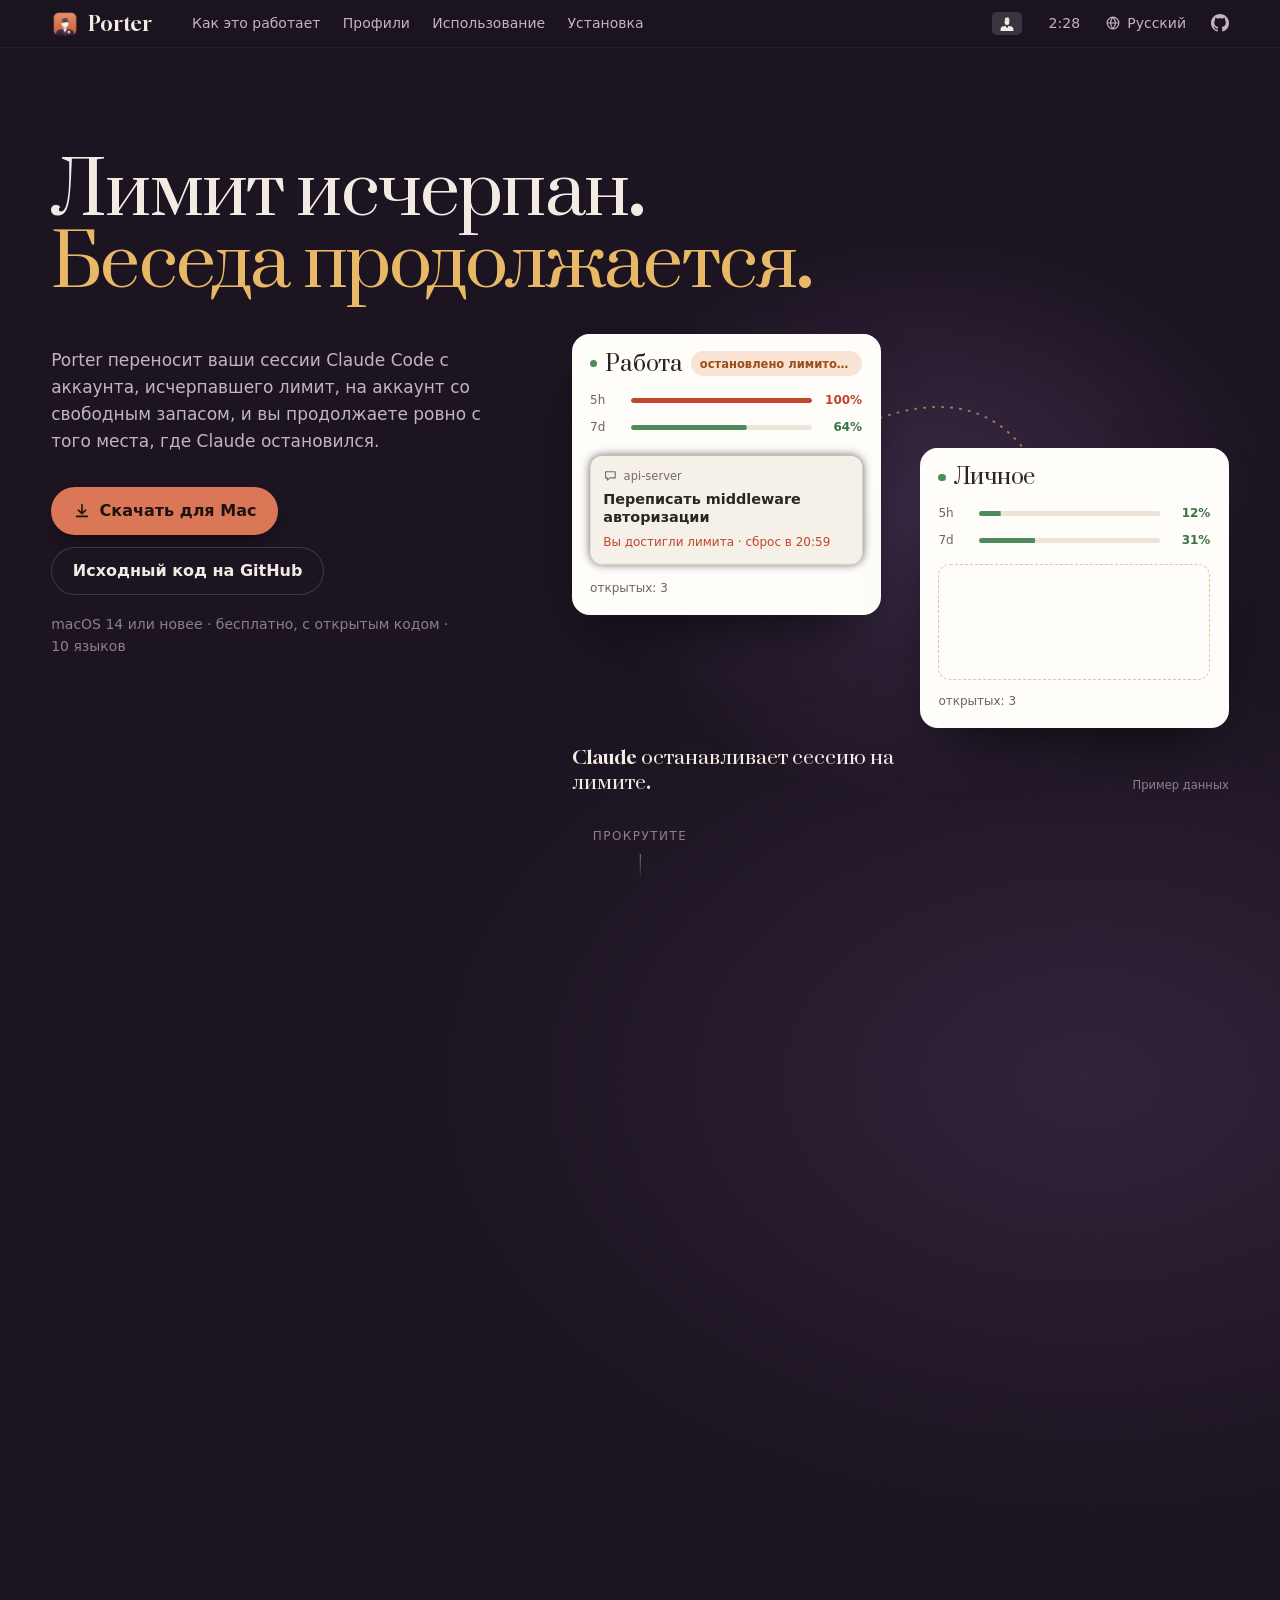
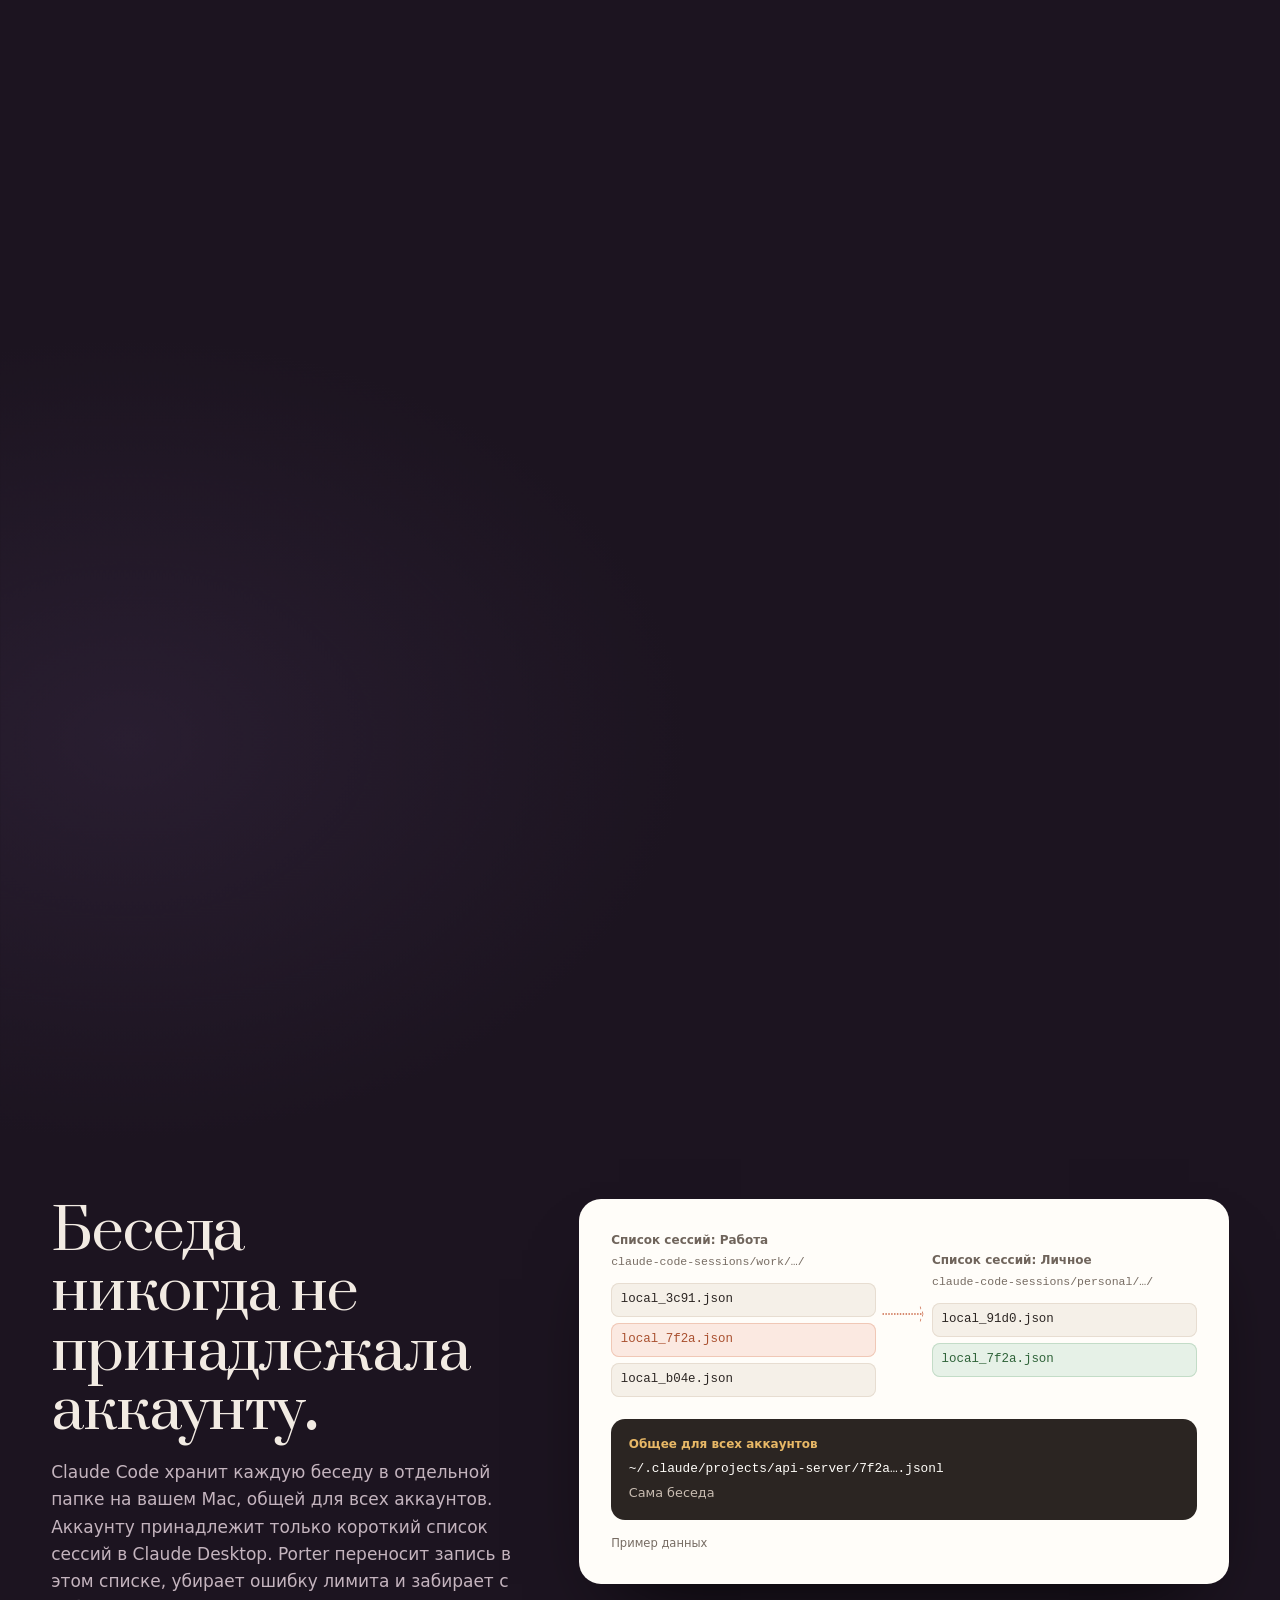
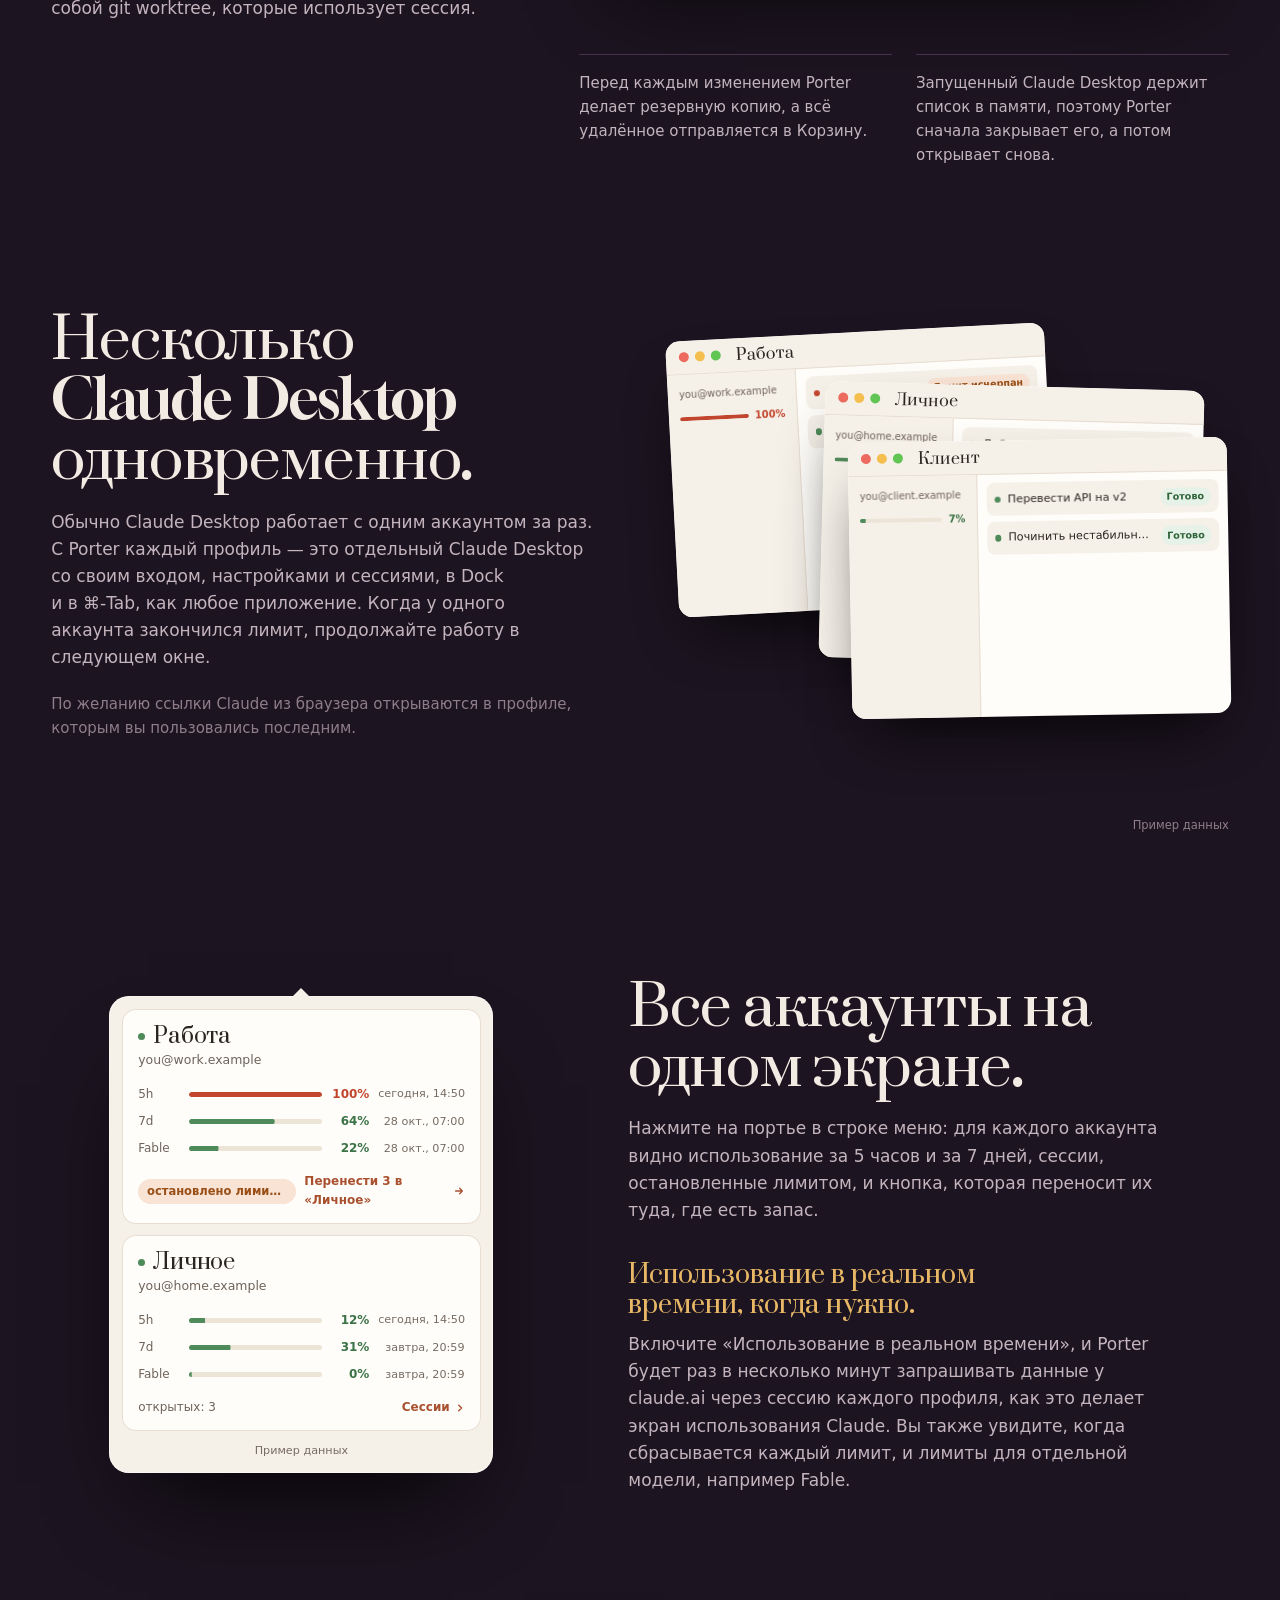
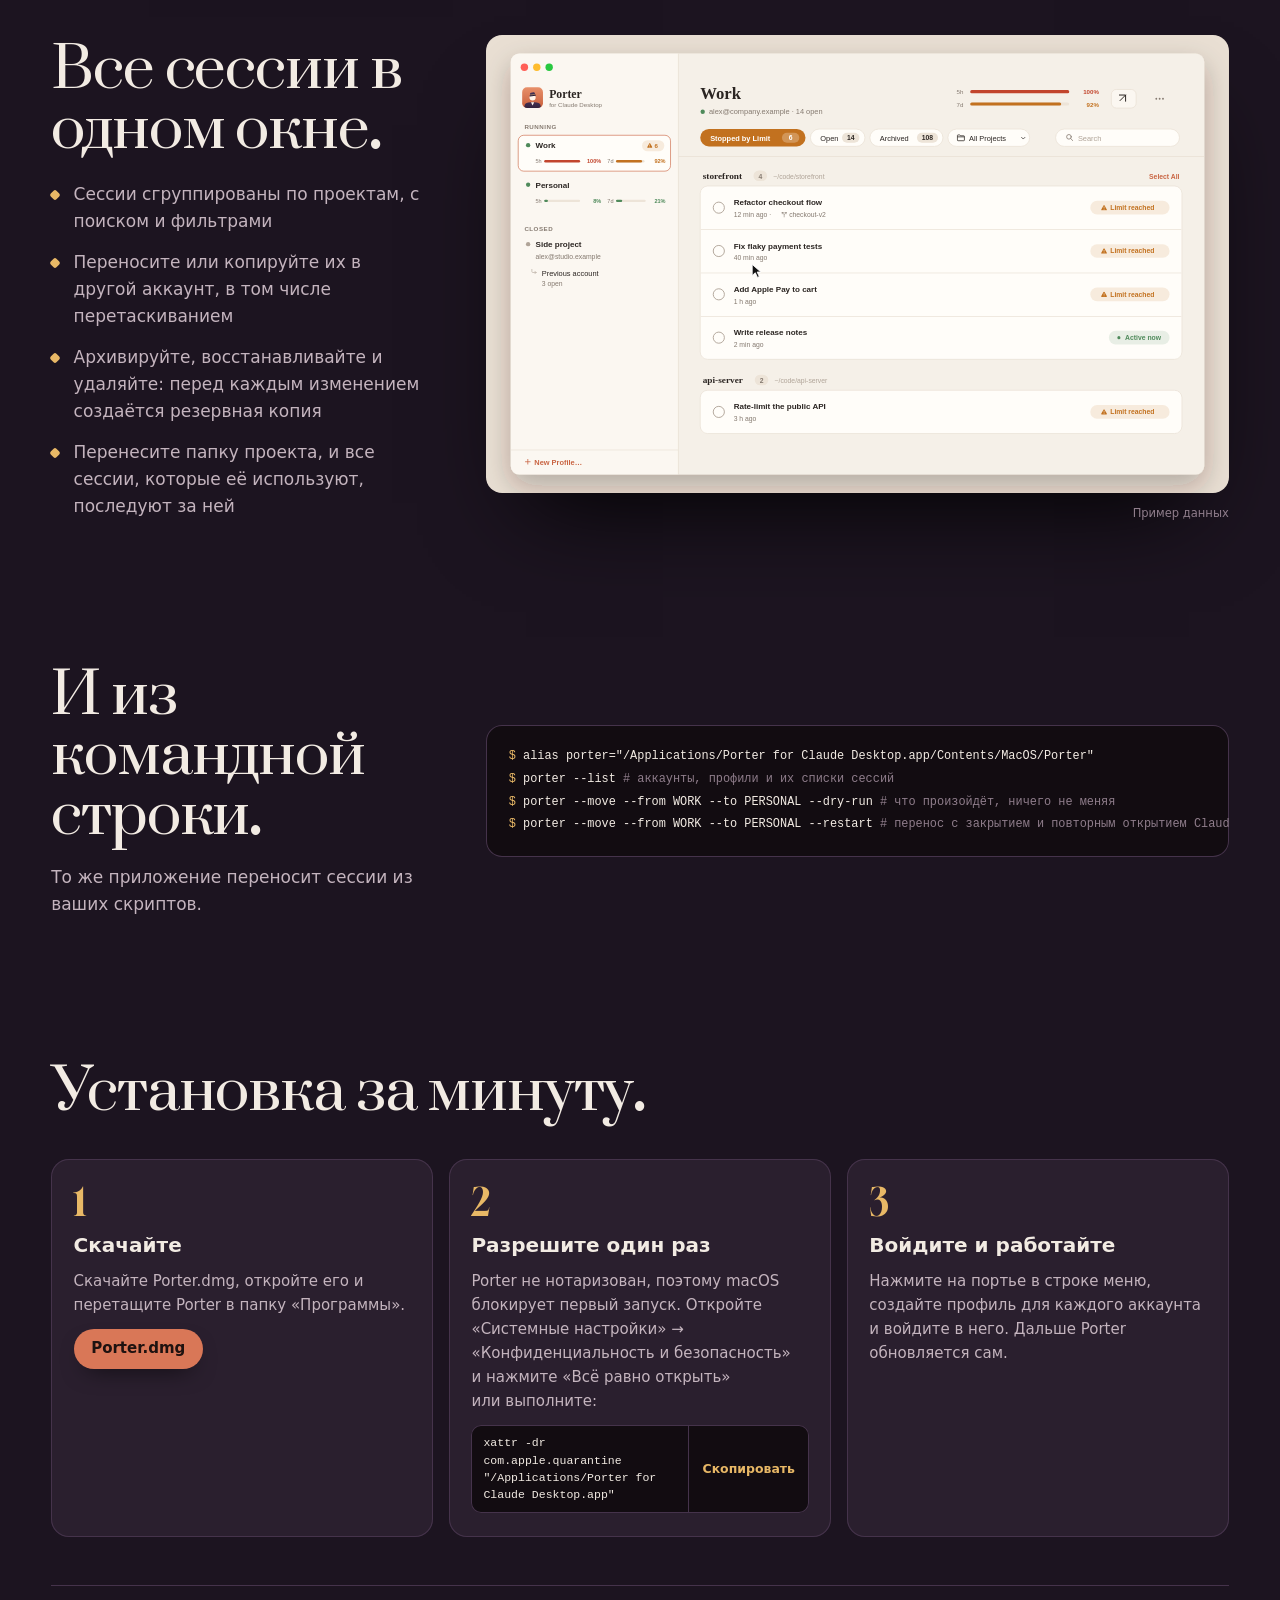
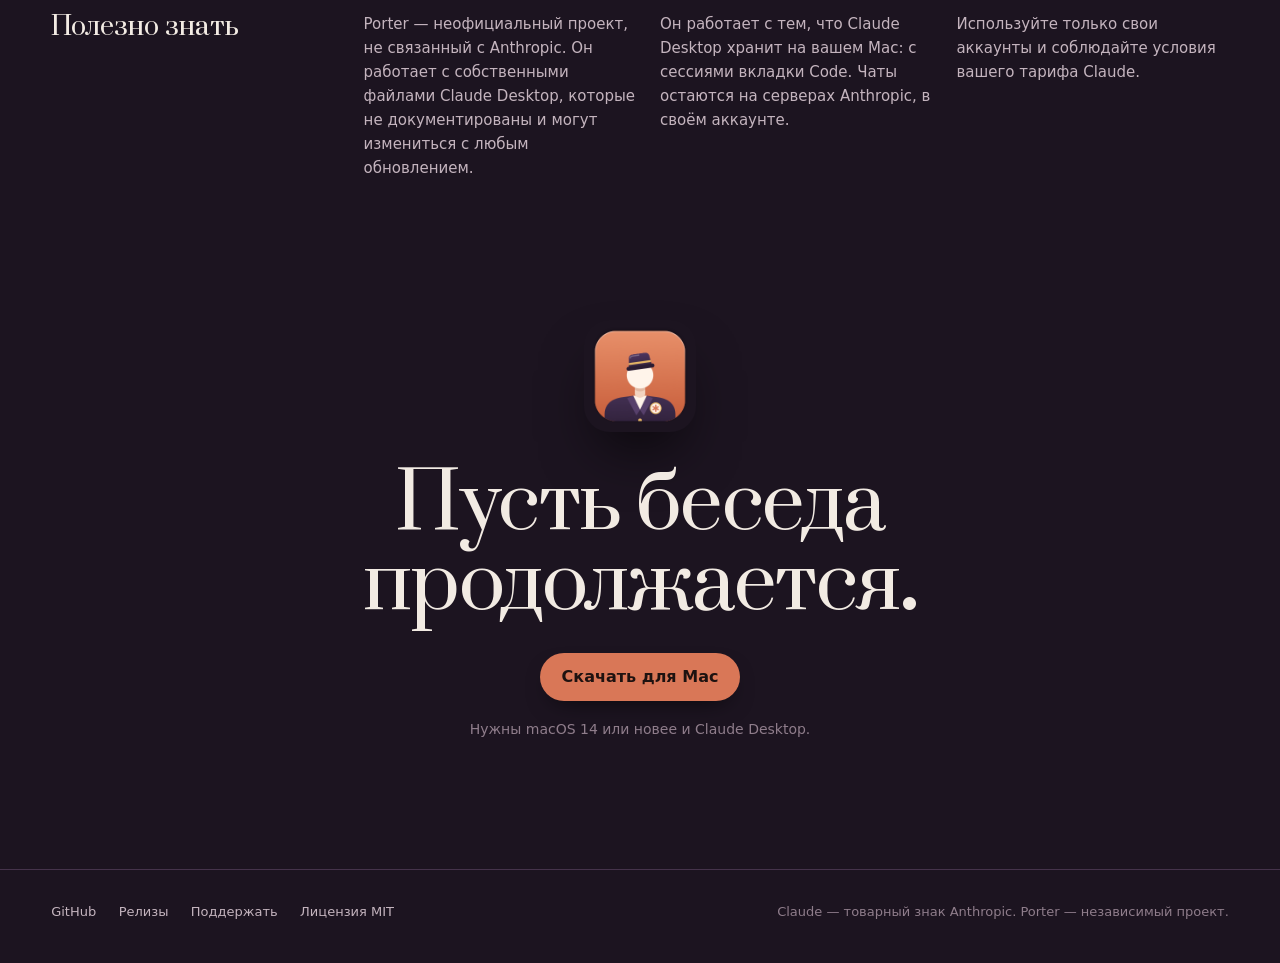
<file: docs/ru/index.html>
<!doctype html>
<html lang="ru">
<head>
<meta charset="utf-8">
<meta name="viewport" content="width=device-width, initial-scale=1">
<title>Porter для Claude Desktop: перенос сессий при исчерпании лимита</title>
<meta name="description" content="Бесплатное приложение для строки меню Mac с открытым кодом. Когда аккаунт Claude исчерпал лимит, Porter переносит сессии Claude Code на другой аккаунт.">
<link rel="canonical" href="https://matteogilioli.github.io/porter-for-claude-desktop/ru/">
<link rel="alternate" hreflang="en" href="https://matteogilioli.github.io/porter-for-claude-desktop/">
<link rel="alternate" hreflang="it" href="https://matteogilioli.github.io/porter-for-claude-desktop/it/">
<link rel="alternate" hreflang="es" href="https://matteogilioli.github.io/porter-for-claude-desktop/es/">
<link rel="alternate" hreflang="fr" href="https://matteogilioli.github.io/porter-for-claude-desktop/fr/">
<link rel="alternate" hreflang="de" href="https://matteogilioli.github.io/porter-for-claude-desktop/de/">
<link rel="alternate" hreflang="pt-BR" href="https://matteogilioli.github.io/porter-for-claude-desktop/pt-br/">
<link rel="alternate" hreflang="zh-Hans" href="https://matteogilioli.github.io/porter-for-claude-desktop/zh-hans/">
<link rel="alternate" hreflang="ja" href="https://matteogilioli.github.io/porter-for-claude-desktop/ja/">
<link rel="alternate" hreflang="ko" href="https://matteogilioli.github.io/porter-for-claude-desktop/ko/">
<link rel="alternate" hreflang="ru" href="https://matteogilioli.github.io/porter-for-claude-desktop/ru/">
<link rel="alternate" hreflang="x-default" href="https://matteogilioli.github.io/porter-for-claude-desktop/">
<meta name="google-site-verification" content="W7OjzBVkO4PbXHlbATCozKmhWCui5hOoUjtQkoMHQnA">
<meta name="theme-color" content="#1c1420">
<meta name="color-scheme" content="dark">
<meta property="og:type" content="website">
<meta property="og:site_name" content="Porter for Claude Desktop">
<meta property="og:title" content="Porter для Claude Desktop: перенос сессий при исчерпании лимита">
<meta property="og:description" content="Бесплатное приложение для строки меню Mac с открытым кодом. Когда аккаунт Claude исчерпал лимит, Porter переносит сессии Claude Code на другой аккаунт.">
<meta property="og:url" content="https://matteogilioli.github.io/porter-for-claude-desktop/ru/">
<meta property="og:image" content="https://matteogilioli.github.io/porter-for-claude-desktop/assets/og.png">
<meta property="og:image:width" content="1200">
<meta property="og:image:height" content="630">
<meta property="og:locale" content="ru_RU">
<meta name="twitter:card" content="summary_large_image">
<link rel="icon" href="../assets/icon.png" type="image/png">
<link rel="apple-touch-icon" href="../assets/icon.png">
<link rel="preload" href="../assets/fonts/gloock-latin.woff2" as="font" type="font/woff2" crossorigin>
<link rel="stylesheet" href="../assets/site.css?v=8d1a0115">
<script type="application/ld+json">{"@context": "https://schema.org", "@type": "SoftwareApplication", "name": "Porter for Claude Desktop", "operatingSystem": "macOS 14 or later", "applicationCategory": "DeveloperApplication", "description": "Бесплатное приложение для строки меню Mac с открытым кодом. Когда аккаунт Claude исчерпал лимит, Porter переносит сессии Claude Code на другой аккаунт.", "url": "https://matteogilioli.github.io/porter-for-claude-desktop/ru/", "downloadUrl": "https://github.com/matteogilioli/porter-for-claude-desktop/releases/latest/download/Porter.dmg", "codeRepository": "https://github.com/matteogilioli/porter-for-claude-desktop", "license": "https://opensource.org/licenses/MIT", "inLanguage": "ru", "image": "https://matteogilioli.github.io/porter-for-claude-desktop/assets/og.png", "offers": {"@type": "Offer", "price": "0", "priceCurrency": "USD"}, "author": {"@type": "Person", "name": "Matteo Gilioli", "url": "https://github.com/matteogilioli"}}</script>
</head>
<body>
<a class="skip" href="#main">Перейти к содержимому</a>

<header class="menubar">
  <a class="brand" href="./">
    <img src="../assets/icon.png" width="28" height="28" alt="">
    <span>Porter</span>
  </a>
  <nav class="menubar-nav" aria-label="Porter">
    <a href="#how">Как это работает</a>
    <a href="#profiles">Профили</a>
    <a href="#usage">Использование</a>
    <a href="#install">Установка</a>
  </nav>
  <div class="menubar-right">
    <span class="status-item" aria-hidden="true"><svg viewBox="0 0 180 180" width="16" height="16"><g fill="currentColor" fill-rule="evenodd"><path d="M18 180V158q0-26 34-31l22-3 16 26 16-26 22 3q34 5 34 31v22z"/><circle cx="90" cy="86" r="27"/><g transform="rotate(-8 90 52)"><path d="M68 40q0-12 12-12h20q12 0 12 12l3 16H65z"/><rect x="58" y="58" width="64" height="11" rx="5.5"/></g></g></svg></span>
    <time class="clock" aria-hidden="true"></time>
    <details class="langs">
      <summary aria-label="Язык">
        <svg viewBox="0 0 20 20" width="16" height="16" aria-hidden="true"><circle cx="10" cy="10" r="7.25" fill="none" stroke="currentColor" stroke-width="1.5"/><path d="M2.75 10h14.5M10 2.75c2 2.1 2.9 4.5 2.9 7.25S12 15.15 10 17.25M10 2.75C8 4.85 7.1 7.25 7.1 10s.9 5.15 2.9 7.25" fill="none" stroke="currentColor" stroke-width="1.5"/></svg>
        <span>Русский</span>
      </summary>
      <ul><li><a href="../" hreflang="en" lang="en">English</a></li><li><a href="../it/" hreflang="it" lang="it">Italiano</a></li><li><a href="../es/" hreflang="es" lang="es">Español</a></li><li><a href="../fr/" hreflang="fr" lang="fr">Français</a></li><li><a href="../de/" hreflang="de" lang="de">Deutsch</a></li><li><a href="../pt-br/" hreflang="pt-BR" lang="pt-BR">Português</a></li><li><a href="../zh-hans/" hreflang="zh-Hans" lang="zh-Hans">简体中文</a></li><li><a href="../ja/" hreflang="ja" lang="ja">日本語</a></li><li><a href="../ko/" hreflang="ko" lang="ko">한국어</a></li><li><a href="../ru/" hreflang="ru" lang="ru" aria-current="page">Русский</a></li></ul>
    </details>
    <a class="gh" href="https://github.com/matteogilioli/porter-for-claude-desktop" aria-label="GitHub">
      <svg viewBox="0 0 16 16" width="18" height="18" aria-hidden="true"><path fill="currentColor" d="M8 0C3.58 0 0 3.58 0 8c0 3.54 2.29 6.53 5.47 7.59.4.07.55-.17.55-.38 0-.19-.01-.82-.01-1.49-2.01.37-2.53-.49-2.69-.94-.09-.23-.48-.94-.82-1.13-.28-.15-.68-.52-.01-.53.63-.01 1.08.58 1.23.82.72 1.21 1.87.87 2.33.66.07-.52.28-.87.51-1.07-1.78-.2-3.64-.89-3.64-3.95 0-.87.31-1.59.82-2.15-.08-.2-.36-1.02.08-2.12 0 0 .67-.21 2.2.82.64-.18 1.32-.27 2-.27.68 0 1.36.09 2 .27 1.53-1.04 2.2-.82 2.2-.82.44 1.1.16 1.92.08 2.12.51.56.82 1.27.82 2.15 0 3.07-1.87 3.75-3.65 3.95.29.25.54.73.54 1.48 0 1.07-.01 1.93-.01 2.2 0 .21.15.46.55.38A8.01 8.01 0 0 0 16 8c0-4.42-3.58-8-8-8Z"/></svg>
    </a>
  </div>
</header>

<main id="main">

<section class="carry" id="carry" aria-labelledby="hero-title">
  <div class="stage">
    <h1 id="hero-title"><span>Лимит исчерпан.</span> <span class="accent">Беседа продолжается.</span></h1>
    <div class="hero-copy">
      <p class="lead">Porter переносит ваши сессии Claude Code с аккаунта, исчерпавшего лимит, на аккаунт со свободным запасом, и вы продолжаете ровно с того места, где Claude остановился.</p>
      <div class="actions">
        <a class="button primary" href="https://github.com/matteogilioli/porter-for-claude-desktop/releases/latest/download/Porter.dmg">
          <svg viewBox="0 0 20 20" width="18" height="18" aria-hidden="true"><path d="M10 3v10m0 0-4-4m4 4 4-4M4 16h12" fill="none" stroke="currentColor" stroke-width="1.8" stroke-linecap="round" stroke-linejoin="round"/></svg>
          Скачать для Mac
        </a>
        <a class="button ghost" href="https://github.com/matteogilioli/porter-for-claude-desktop">Исходный код на GitHub</a>
      </div>
      <p class="meta">macOS 14 или новее · бесплатно, с открытым кодом · 10 языков</p>
    </div>

    <div class="deck" aria-label="Пример аккаунтов и сессии" role="img">
      <svg class="path" aria-hidden="true"><path class="path-track"/><path class="path-ink"/></svg>

      <article class="account account-a" aria-hidden="true">
        <header><span class="dot"></span><p class="name">Работа</p><span class="badge warn">остановлено лимитом: 1</span></header>
        <div class="bars">
          <div class="bar"><span>5h</span><i style="--v:100" data-tone="red"></i><b>100%</b></div>
          <div class="bar"><span>7d</span><i style="--v:64" data-tone="green"></i><b>64%</b></div>
        </div>
        <div class="slot slot-a"></div>
        <footer><span class="count-a" data-before="открытых: 3" data-after="открытых: 3">открытых: 3</span></footer>
      </article>

      <article class="account account-b" aria-hidden="true">
        <header><span class="dot"></span><p class="name">Личное</p></header>
        <div class="bars">
          <div class="bar"><span>5h</span><i class="b5" style="--v:12" data-tone="green"></i><b class="b5n">12%</b></div>
          <div class="bar"><span>7d</span><i style="--v:31" data-tone="green"></i><b>31%</b></div>
        </div>
        <div class="slot slot-b"></div>
        <footer><span class="count-b" data-before="открытых: 3" data-after="открытых: 4">открытых: 3</span></footer>
      </article>

      <article class="session" aria-hidden="true">
        <img class="porter-ride" src="../assets/icon.png" width="34" height="34" alt="">
        <div class="session-top">
          <svg viewBox="0 0 16 16" width="14" height="14"><path d="M2.5 3.5h11v7h-6l-3 2.5v-2.5h-2z" fill="none" stroke="currentColor" stroke-width="1.3" stroke-linejoin="round"/></svg>
          <span class="session-project">api-server</span>
        </div>
        <p class="session-title">Переписать middleware авторизации</p>
        <p class="session-status">
          <span class="status-error">Вы достигли лимита · сброс в 20:59</span>
          <span class="status-ok">Можно продолжать</span>
        </p>
      </article>

      <p class="demo-note">Пример данных</p>
      <ol class="steps">
        <li>Claude останавливает сессию на лимите.</li>
        <li>Porter переносит её на аккаунт с запасом.</li>
        <li>Та же беседа, другой аккаунт.</li>
      </ol>
    </div>
    <span class="scroll-hint" aria-hidden="true">Прокрутите</span>
  </div>
</section>

<section class="how" id="how" aria-labelledby="how-title">
  <div class="how-copy">
    <h2 id="how-title">Беседа никогда не принадлежала аккаунту.</h2>
    <p>Claude Code хранит каждую беседу в отдельной папке на вашем Mac, общей для всех аккаунтов. Аккаунту принадлежит только короткий список сессий в Claude Desktop. Porter переносит запись в этом списке, убирает ошибку лимита и забирает с собой git worktree, которые использует сессия.</p>
  </div>
  <figure class="ledger" aria-hidden="true">
    <div class="ledger-lists">
      <div class="ledger-list">
        <p class="ledger-label">Список сессий: Работа</p>
        <code>claude-code-sessions/work/…/</code>
        <ul>
          <li><code>local_3c91.json</code></li>
          <li class="moving"><code>local_7f2a.json</code></li>
          <li><code>local_b04e.json</code></li>
        </ul>
      </div>
      <div class="ledger-arrow"><svg viewBox="0 0 120 24" preserveAspectRatio="none"><path d="M2 12h112m0 0-8-7m8 7-8 7" fill="none" stroke="currentColor" stroke-width="1.5" stroke-dasharray="3 5" stroke-linecap="round"/></svg></div>
      <div class="ledger-list">
        <p class="ledger-label">Список сессий: Личное</p>
        <code>claude-code-sessions/personal/…/</code>
        <ul>
          <li><code>local_91d0.json</code></li>
          <li class="landing"><code>local_7f2a.json</code></li>
        </ul>
      </div>
    </div>
    <div class="ledger-shelf">
      <p class="ledger-label">Общее для всех аккаунтов</p>
      <code>~/.claude/projects/api-server/7f2a….jsonl</code>
      <span>Сама беседа</span>
    </div>
    <figcaption>Пример данных</figcaption>
  </figure>
  <ul class="how-notes">
    <li>Перед каждым изменением Porter делает резервную копию, а всё удалённое отправляется в Корзину.</li>
    <li>Запущенный Claude Desktop держит список в памяти, поэтому Porter сначала закрывает его, а потом открывает снова.</li>
  </ul>
</section>

<section class="profiles" id="profiles" aria-labelledby="profiles-title">
  <div class="profiles-copy">
    <h2 id="profiles-title">Несколько Claude Desktop одновременно.</h2>
    <p>Обычно Claude Desktop работает с одним аккаунтом за раз. С Porter каждый профиль — это отдельный Claude Desktop со своим входом, настройками и сессиями, в Dock и в ⌘-Tab, как любое приложение. Когда у одного аккаунта закончился лимит, продолжайте работу в следующем окне.</p>
    <p class="aside">По желанию ссылки Claude из браузера открываются в профиле, которым вы пользовались последним.</p>
  </div>
  <div class="windows" aria-hidden="true">
    <div class="win w1"><div class="win-bar"><i></i><i></i><i></i><span>Работа</span></div>
      <div class="win-body"><aside><p class="w-acc">you@work.example</p><div class="w-bar"><i style="--v:100" data-tone="red"></i><b>100%</b></div></aside><ul><li><span class="s-dot stop"></span><span class="s-title">Переписать middleware авторизации</span><span class="pill stop">Лимит исчерпан</span></li><li><span class="s-dot ok"></span><span class="s-title">Починить нестабильные тесты платежей</span><span class="pill ok">Готово</span></li></ul></div></div>
    <div class="win w2"><div class="win-bar"><i></i><i></i><i></i><span>Личное</span></div>
      <div class="win-body"><aside><p class="w-acc">you@home.example</p><div class="w-bar"><i style="--v:18" data-tone="green"></i><b>18%</b></div></aside><ul><li><span class="s-dot ok"></span><span class="s-title">Добавить тёмную тему в настройки</span><span class="pill ok">Готово</span></li><li><span class="s-dot ok"></span><span class="s-title">Написать примечания к выпуску</span><span class="pill ok">Готово</span></li></ul></div></div>
    <div class="win w3"><div class="win-bar"><i></i><i></i><i></i><span>Клиент</span></div>
      <div class="win-body"><aside><p class="w-acc">you@client.example</p><div class="w-bar"><i style="--v:7" data-tone="green"></i><b>7%</b></div></aside><ul><li><span class="s-dot ok"></span><span class="s-title">Перевести API на v2</span><span class="pill ok">Готово</span></li><li><span class="s-dot ok"></span><span class="s-title">Починить нестабильные тесты платежей</span><span class="pill ok">Готово</span></li></ul></div></div>
  </div>
  <p class="example-note">Пример данных</p>
</section>

<section class="usage" id="usage" aria-labelledby="usage-title">
  <div class="panel" aria-label="Пример данных" role="img">
    <div class="panel-card">
      <header><span class="dot on"></span><p class="name">Работа</p></header>
      <p class="mail">you@work.example</p>
      <div class="bars wide">
        <div class="bar"><span>5h</span><i style="--v:100" data-tone="red"></i><b>100%</b><time>сегодня, 14:50</time></div>
        <div class="bar"><span>7d</span><i style="--v:64" data-tone="green"></i><b>64%</b><time>28 окт., 07:00</time></div>
        <div class="bar"><span>Fable</span><i style="--v:22" data-tone="green"></i><b>22%</b><time>28 окт., 07:00</time></div>
      </div>
      <footer><span class="badge warn">остановлено лимитом: 1</span><a class="panel-move">Перенести 3 в «Личное» <svg viewBox="0 0 16 16" width="12" height="12" aria-hidden="true"><path fill="none" stroke="currentColor" stroke-width="2" stroke-linecap="round" stroke-linejoin="round" d="M2.5 8H13M8.8 3.8 13 8l-4.2 4.2"/></svg></a></footer>
    </div>
    <div class="panel-card">
      <header><span class="dot on"></span><p class="name">Личное</p></header>
      <p class="mail">you@home.example</p>
      <div class="bars wide">
        <div class="bar"><span>5h</span><i class="live" style="--v:12" data-tone="green"></i><b class="live-n">12%</b><time>сегодня, 14:50</time></div>
        <div class="bar"><span>7d</span><i style="--v:31" data-tone="green"></i><b>31%</b><time>завтра, 20:59</time></div>
        <div class="bar"><span>Fable</span><i style="--v:0" data-tone="green"></i><b>0%</b><time>завтра, 20:59</time></div>
      </div>
      <footer><span>открытых: 3</span><a class="panel-link">Сессии <svg viewBox="0 0 16 16" width="10" height="10" aria-hidden="true"><path fill="none" stroke="currentColor" stroke-width="2.2" stroke-linecap="round" stroke-linejoin="round" d="m6 3.5 4.5 4.5L6 12.5"/></svg></a></footer>
    </div>
    <p class="example">Пример данных</p>
  </div>
  <div class="usage-copy">
    <h2 id="usage-title">Все аккаунты на одном экране.</h2>
    <p>Нажмите на портье в строке меню: для каждого аккаунта видно использование за 5 часов и за 7 дней, сессии, остановленные лимитом, и кнопка, которая переносит их туда, где есть запас.</p>
    <h3>Использование в реальном времени, когда нужно.</h3>
    <p>Включите «Использование в реальном времени», и Porter будет раз в несколько минут запрашивать данные у claude.ai через сессию каждого профиля, как это делает экран использования Claude. Вы также увидите, когда сбрасывается каждый лимит, и лимиты для отдельной модели, например Fable.</p>
  </div>
</section>

<section class="window" aria-labelledby="window-title">
  <div class="window-copy">
    <h2 id="window-title">Все сессии в одном окне.</h2>
    <ul><li>Сессии сгруппированы по проектам, с поиском и фильтрами</li><li>Переносите или копируйте их в другой аккаунт, в том числе перетаскиванием</li><li>Архивируйте, восстанавливайте и удаляйте: перед каждым изменением создаётся резервная копия</li><li>Перенесите папку проекта, и все сессии, которые её используют, последуют за ней</li></ul>
  </div>
  <figure class="window-figure">
    <img class="window-shot" src="../assets/window.svg" width="1200" height="740" loading="lazy" alt="Главное окно Porter: аккаунты на боковой панели, сессии по проектам и панель действий с кнопками «Архивировать», «Удалить» и «Перенести в»">
    <figcaption>Пример данных</figcaption>
  </figure>
</section>

<section class="cli" aria-labelledby="cli-title">
  <div class="cli-copy">
    <h2 id="cli-title">И из командной строки.</h2>
    <p>То же приложение переносит сессии из ваших скриптов.</p>
  </div>
  <pre class="terminal"><code><span class="line"><span class="prompt">$</span> <span class="nw">alias</span> <span class="arg-path">porter="/Applications/Porter for Claude Desktop.app/Contents/MacOS/Porter"</span></span><span class="line"><span class="prompt">$</span> <span class="nw">porter</span> <span class="nw">--list</span> <span class="c"># аккаунты, профили и их списки сессий</span></span><span class="line"><span class="prompt">$</span> <span class="nw">porter</span> <span class="nw">--move</span> <span class="nw">--from WORK</span> <span class="nw">--to PERSONAL</span> <span class="nw">--dry-run</span> <span class="c"># что произойдёт, ничего не меняя</span></span><span class="line"><span class="prompt">$</span> <span class="nw">porter</span> <span class="nw">--move</span> <span class="nw">--from WORK</span> <span class="nw">--to PERSONAL</span> <span class="nw">--restart</span> <span class="c"># перенос с закрытием и повторным открытием Claude Desktop</span></span></code></pre>
</section>

<section class="install" id="install" aria-labelledby="install-title">
  <h2 id="install-title">Установка за минуту.</h2>
  <ol class="install-steps">
    <li>
      <h3>Скачайте</h3>
      <p>Скачайте Porter.dmg, откройте его и перетащите Porter в папку «Программы».</p>
      <a class="button primary small" href="https://github.com/matteogilioli/porter-for-claude-desktop/releases/latest/download/Porter.dmg">Porter.dmg</a>
    </li>
    <li>
      <h3>Разрешите один раз</h3>
      <p>Porter не нотаризован, поэтому macOS блокирует первый запуск. Откройте «Системные настройки» → «Конфиденциальность и безопасность» и нажмите «Всё равно открыть» или выполните:</p>
      <div class="cmd"><code id="xattr">xattr -dr com.apple.quarantine "/Applications/Porter for Claude Desktop.app"</code><button type="button" class="copy" data-copy="xattr" data-done="Скопировано">Скопировать</button></div>
    </li>
    <li>
      <h3>Войдите и работайте</h3>
      <p>Нажмите на портье в строке меню, создайте профиль для каждого аккаунта и войдите в него. Дальше Porter обновляется сам.</p>
    </li>
  </ol>
  <aside class="honest" aria-labelledby="honest-title">
    <h3 id="honest-title">Полезно знать</h3>
    <ul>
      <li>Porter — неофициальный проект, не связанный с Anthropic. Он работает с собственными файлами Claude Desktop, которые не документированы и могут измениться с любым обновлением.</li>
      <li>Он работает с тем, что Claude Desktop хранит на вашем Mac: с сессиями вкладки Code. Чаты остаются на серверах Anthropic, в своём аккаунте.</li>
      <li>Используйте только свои аккаунты и соблюдайте условия вашего тарифа Claude.</li>
    </ul>
  </aside>
</section>

<section class="close" aria-labelledby="close-title">
  <img src="../assets/icon.png" width="112" height="112" alt="">
  <h2 id="close-title">Пусть беседа продолжается.</h2>
  <a class="button primary" href="https://github.com/matteogilioli/porter-for-claude-desktop/releases/latest/download/Porter.dmg">Скачать для Mac</a>
  <p class="meta">Нужны macOS 14 или новее и Claude Desktop.</p>
</section>

</main>

<footer class="foot">
  <nav aria-label="Links">
    <a href="https://github.com/matteogilioli/porter-for-claude-desktop">GitHub</a>
    <a href="https://github.com/matteogilioli/porter-for-claude-desktop/releases">Релизы</a>
    <a href="https://github.com/sponsors/matteogilioli">Поддержать</a>
    <a href="https://github.com/matteogilioli/porter-for-claude-desktop/blob/main/LICENSE">Лицензия MIT</a>
  </nav>
  <p>Claude — товарный знак Anthropic. Porter — независимый проект.</p>
</footer>

<script src="../assets/site.js?v=db3989b0" defer></script>
</body>
</html>
</file>
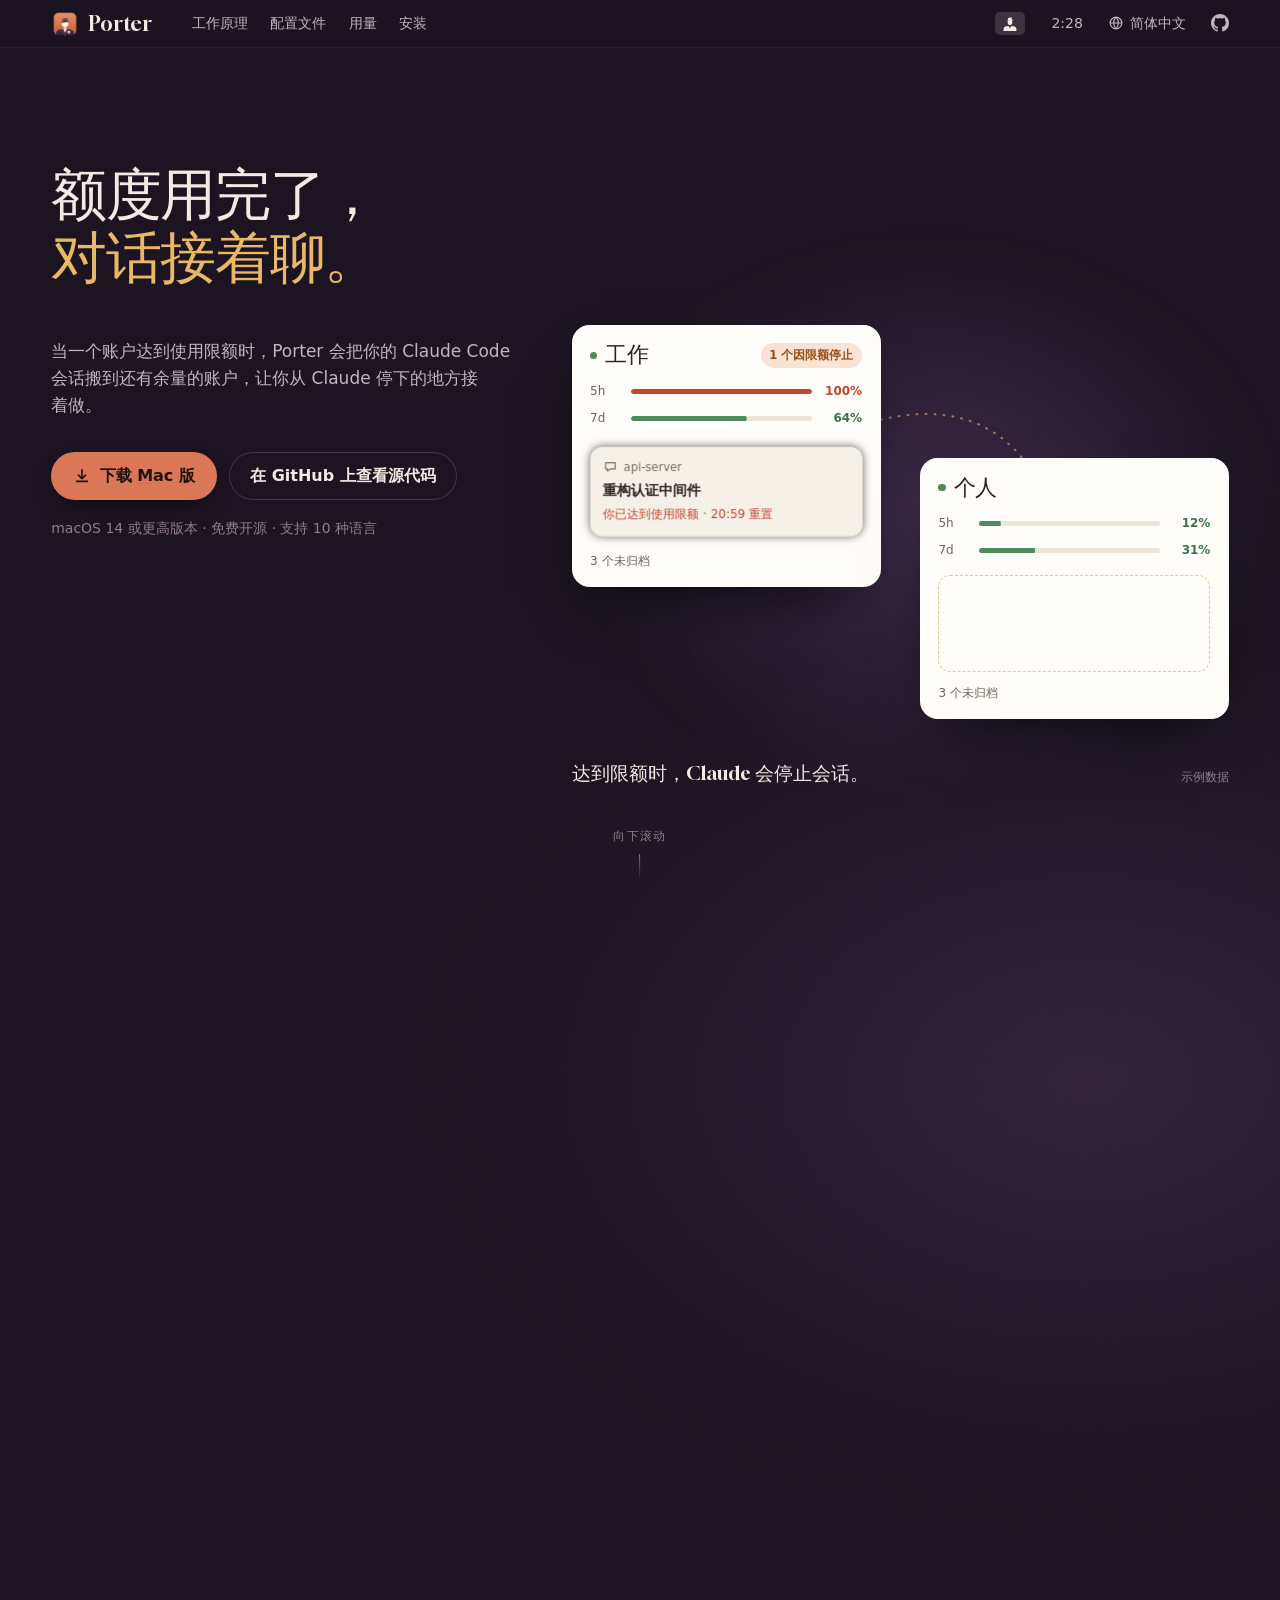
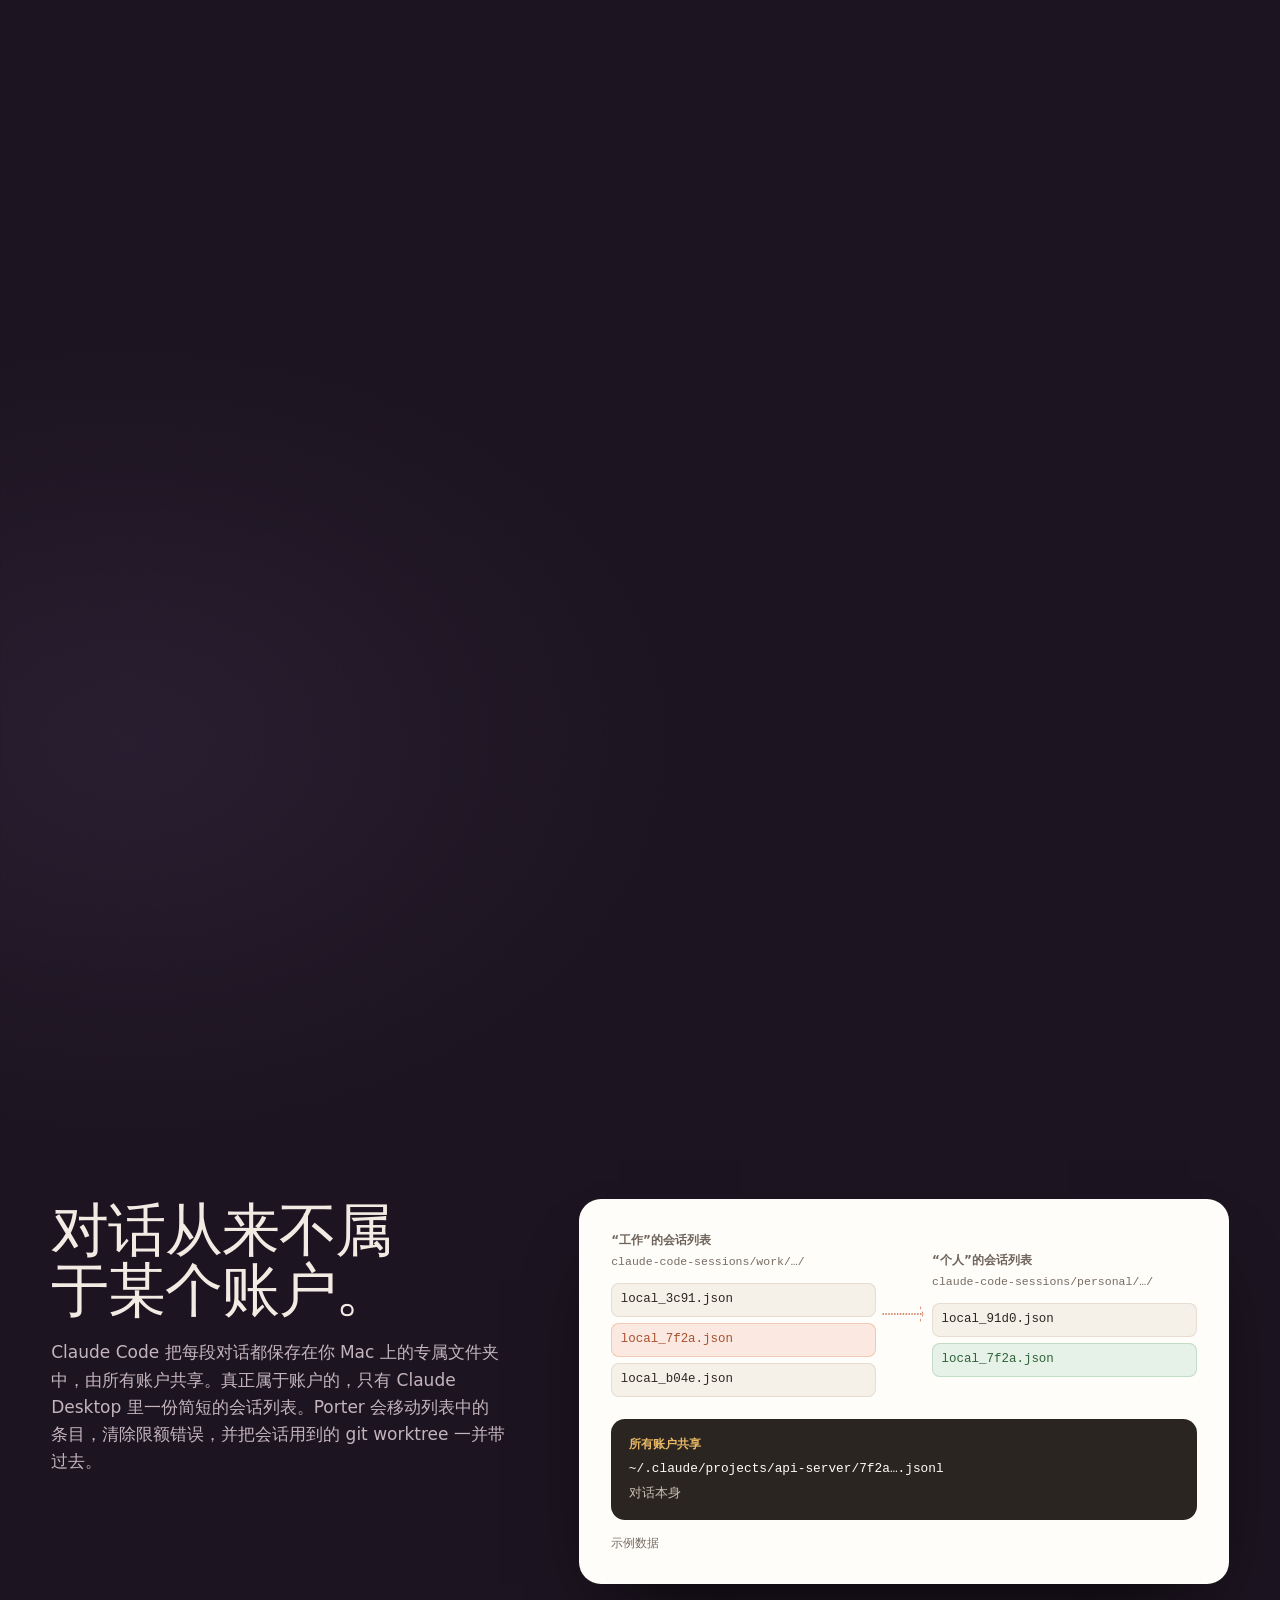
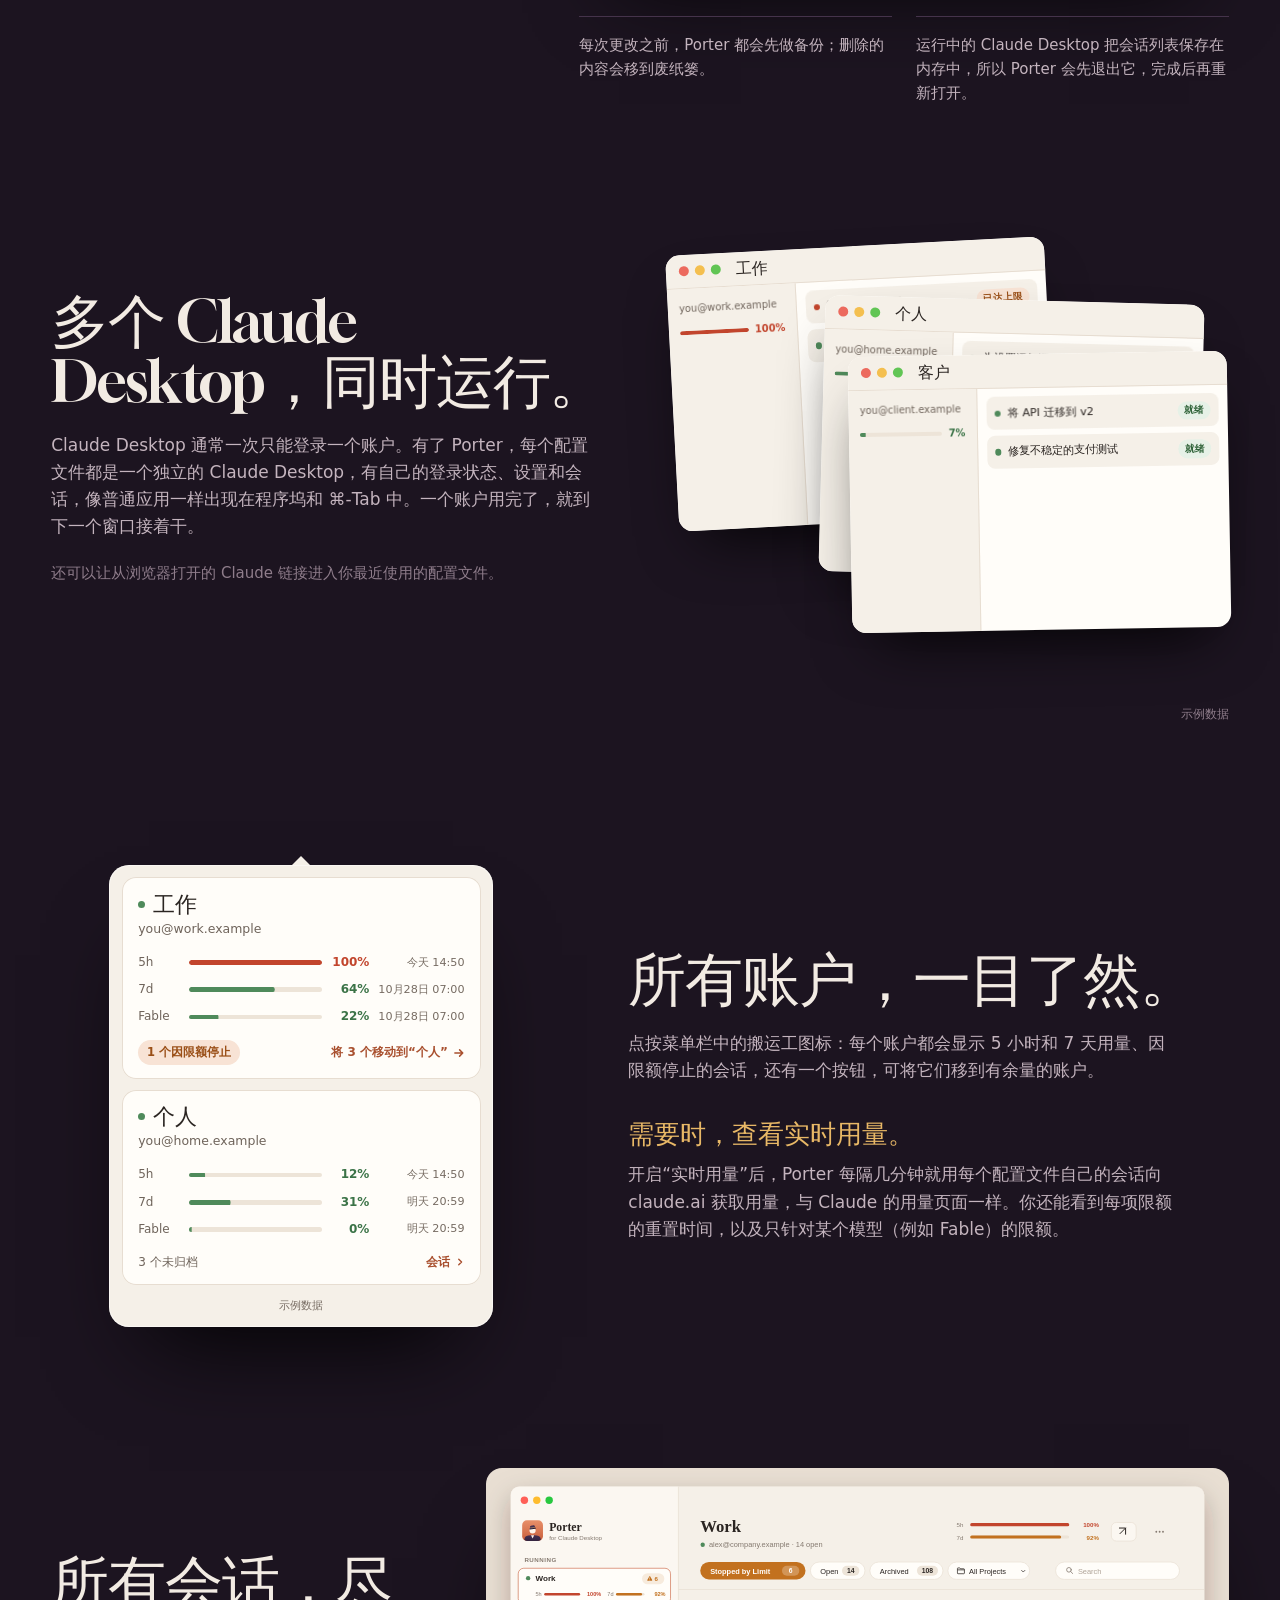
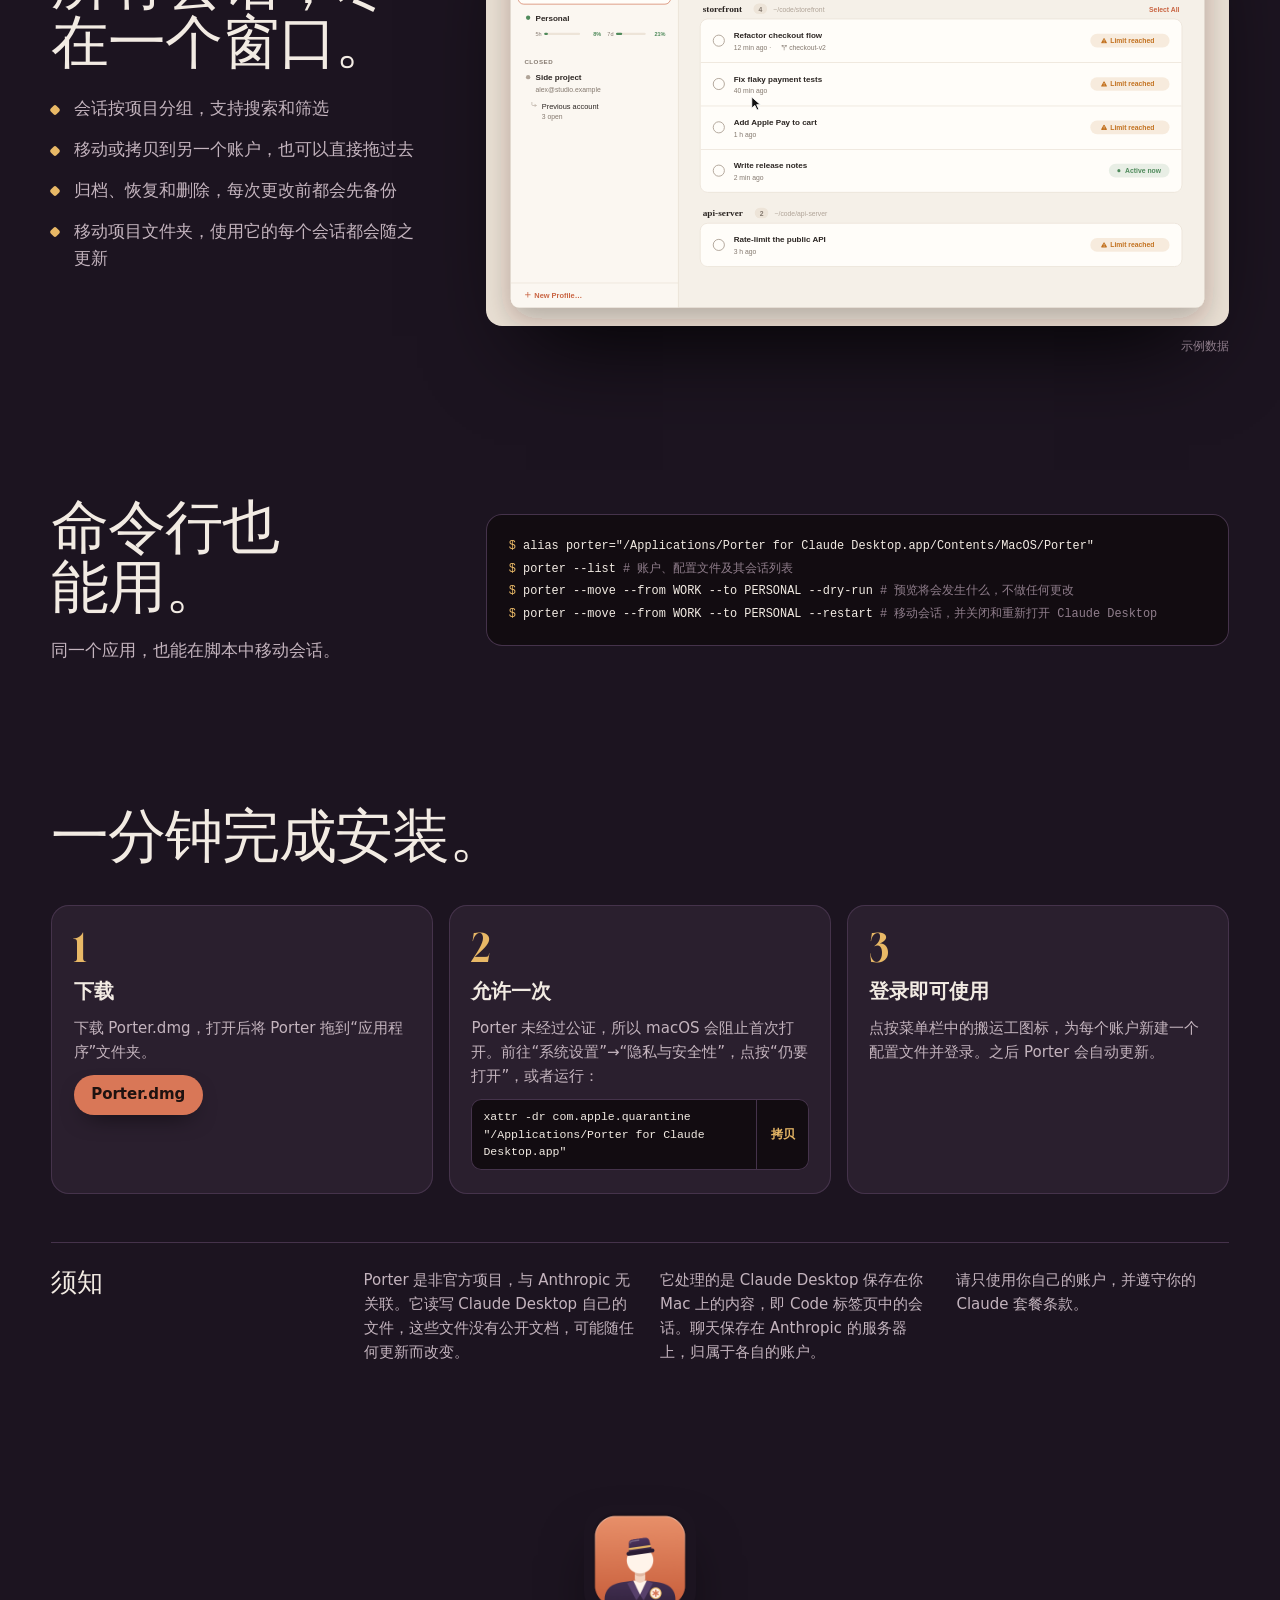
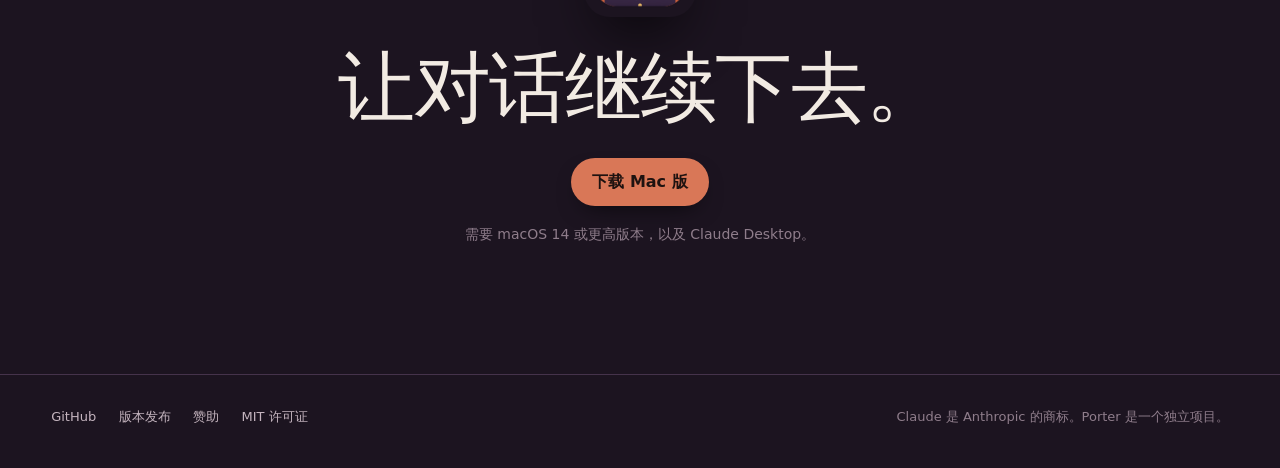
<file: docs/zh-hans/index.html>
<!doctype html>
<html lang="zh-Hans">
<head>
<meta charset="utf-8">
<meta name="viewport" content="width=device-width, initial-scale=1">
<title>Porter for Claude Desktop：达到限额时转移会话</title>
<meta name="description" content="免费开源的 Mac 菜单栏应用。Claude 账户达到使用限额时，Porter 会把你的 Claude Code 会话移到另一个账户。">
<link rel="canonical" href="https://matteogilioli.github.io/porter-for-claude-desktop/zh-hans/">
<link rel="alternate" hreflang="en" href="https://matteogilioli.github.io/porter-for-claude-desktop/">
<link rel="alternate" hreflang="it" href="https://matteogilioli.github.io/porter-for-claude-desktop/it/">
<link rel="alternate" hreflang="es" href="https://matteogilioli.github.io/porter-for-claude-desktop/es/">
<link rel="alternate" hreflang="fr" href="https://matteogilioli.github.io/porter-for-claude-desktop/fr/">
<link rel="alternate" hreflang="de" href="https://matteogilioli.github.io/porter-for-claude-desktop/de/">
<link rel="alternate" hreflang="pt-BR" href="https://matteogilioli.github.io/porter-for-claude-desktop/pt-br/">
<link rel="alternate" hreflang="zh-Hans" href="https://matteogilioli.github.io/porter-for-claude-desktop/zh-hans/">
<link rel="alternate" hreflang="ja" href="https://matteogilioli.github.io/porter-for-claude-desktop/ja/">
<link rel="alternate" hreflang="ko" href="https://matteogilioli.github.io/porter-for-claude-desktop/ko/">
<link rel="alternate" hreflang="ru" href="https://matteogilioli.github.io/porter-for-claude-desktop/ru/">
<link rel="alternate" hreflang="x-default" href="https://matteogilioli.github.io/porter-for-claude-desktop/">
<meta name="google-site-verification" content="W7OjzBVkO4PbXHlbATCozKmhWCui5hOoUjtQkoMHQnA">
<meta name="theme-color" content="#1c1420">
<meta name="color-scheme" content="dark">
<meta property="og:type" content="website">
<meta property="og:site_name" content="Porter for Claude Desktop">
<meta property="og:title" content="Porter for Claude Desktop：达到限额时转移会话">
<meta property="og:description" content="免费开源的 Mac 菜单栏应用。Claude 账户达到使用限额时，Porter 会把你的 Claude Code 会话移到另一个账户。">
<meta property="og:url" content="https://matteogilioli.github.io/porter-for-claude-desktop/zh-hans/">
<meta property="og:image" content="https://matteogilioli.github.io/porter-for-claude-desktop/assets/og.png">
<meta property="og:image:width" content="1200">
<meta property="og:image:height" content="630">
<meta property="og:locale" content="zh_CN">
<meta name="twitter:card" content="summary_large_image">
<link rel="icon" href="../assets/icon.png" type="image/png">
<link rel="apple-touch-icon" href="../assets/icon.png">
<link rel="preload" href="../assets/fonts/gloock-latin.woff2" as="font" type="font/woff2" crossorigin>
<link rel="stylesheet" href="../assets/site.css?v=8d1a0115">
<script type="application/ld+json">{"@context": "https://schema.org", "@type": "SoftwareApplication", "name": "Porter for Claude Desktop", "operatingSystem": "macOS 14 or later", "applicationCategory": "DeveloperApplication", "description": "免费开源的 Mac 菜单栏应用。Claude 账户达到使用限额时，Porter 会把你的 Claude Code 会话移到另一个账户。", "url": "https://matteogilioli.github.io/porter-for-claude-desktop/zh-hans/", "downloadUrl": "https://github.com/matteogilioli/porter-for-claude-desktop/releases/latest/download/Porter.dmg", "codeRepository": "https://github.com/matteogilioli/porter-for-claude-desktop", "license": "https://opensource.org/licenses/MIT", "inLanguage": "zh-Hans", "image": "https://matteogilioli.github.io/porter-for-claude-desktop/assets/og.png", "offers": {"@type": "Offer", "price": "0", "priceCurrency": "USD"}, "author": {"@type": "Person", "name": "Matteo Gilioli", "url": "https://github.com/matteogilioli"}}</script>
</head>
<body>
<a class="skip" href="#main">跳到正文</a>

<header class="menubar">
  <a class="brand" href="./">
    <img src="../assets/icon.png" width="28" height="28" alt="">
    <span>Porter</span>
  </a>
  <nav class="menubar-nav" aria-label="Porter">
    <a href="#how">工作原理</a>
    <a href="#profiles">配置文件</a>
    <a href="#usage">用量</a>
    <a href="#install">安装</a>
  </nav>
  <div class="menubar-right">
    <span class="status-item" aria-hidden="true"><svg viewBox="0 0 180 180" width="16" height="16"><g fill="currentColor" fill-rule="evenodd"><path d="M18 180V158q0-26 34-31l22-3 16 26 16-26 22 3q34 5 34 31v22z"/><circle cx="90" cy="86" r="27"/><g transform="rotate(-8 90 52)"><path d="M68 40q0-12 12-12h20q12 0 12 12l3 16H65z"/><rect x="58" y="58" width="64" height="11" rx="5.5"/></g></g></svg></span>
    <time class="clock" aria-hidden="true"></time>
    <details class="langs">
      <summary aria-label="语言">
        <svg viewBox="0 0 20 20" width="16" height="16" aria-hidden="true"><circle cx="10" cy="10" r="7.25" fill="none" stroke="currentColor" stroke-width="1.5"/><path d="M2.75 10h14.5M10 2.75c2 2.1 2.9 4.5 2.9 7.25S12 15.15 10 17.25M10 2.75C8 4.85 7.1 7.25 7.1 10s.9 5.15 2.9 7.25" fill="none" stroke="currentColor" stroke-width="1.5"/></svg>
        <span>简体中文</span>
      </summary>
      <ul><li><a href="../" hreflang="en" lang="en">English</a></li><li><a href="../it/" hreflang="it" lang="it">Italiano</a></li><li><a href="../es/" hreflang="es" lang="es">Español</a></li><li><a href="../fr/" hreflang="fr" lang="fr">Français</a></li><li><a href="../de/" hreflang="de" lang="de">Deutsch</a></li><li><a href="../pt-br/" hreflang="pt-BR" lang="pt-BR">Português</a></li><li><a href="../zh-hans/" hreflang="zh-Hans" lang="zh-Hans" aria-current="page">简体中文</a></li><li><a href="../ja/" hreflang="ja" lang="ja">日本語</a></li><li><a href="../ko/" hreflang="ko" lang="ko">한국어</a></li><li><a href="../ru/" hreflang="ru" lang="ru">Русский</a></li></ul>
    </details>
    <a class="gh" href="https://github.com/matteogilioli/porter-for-claude-desktop" aria-label="GitHub">
      <svg viewBox="0 0 16 16" width="18" height="18" aria-hidden="true"><path fill="currentColor" d="M8 0C3.58 0 0 3.58 0 8c0 3.54 2.29 6.53 5.47 7.59.4.07.55-.17.55-.38 0-.19-.01-.82-.01-1.49-2.01.37-2.53-.49-2.69-.94-.09-.23-.48-.94-.82-1.13-.28-.15-.68-.52-.01-.53.63-.01 1.08.58 1.23.82.72 1.21 1.87.87 2.33.66.07-.52.28-.87.51-1.07-1.78-.2-3.64-.89-3.64-3.95 0-.87.31-1.59.82-2.15-.08-.2-.36-1.02.08-2.12 0 0 .67-.21 2.2.82.64-.18 1.32-.27 2-.27.68 0 1.36.09 2 .27 1.53-1.04 2.2-.82 2.2-.82.44 1.1.16 1.92.08 2.12.51.56.82 1.27.82 2.15 0 3.07-1.87 3.75-3.65 3.95.29.25.54.73.54 1.48 0 1.07-.01 1.93-.01 2.2 0 .21.15.46.55.38A8.01 8.01 0 0 0 16 8c0-4.42-3.58-8-8-8Z"/></svg>
    </a>
  </div>
</header>

<main id="main">

<section class="carry" id="carry" aria-labelledby="hero-title">
  <div class="stage">
    <h1 id="hero-title"><span>额度用完了，</span> <span class="accent">对话接着聊。</span></h1>
    <div class="hero-copy">
      <p class="lead">当一个账户达到使用限额时，Porter 会把你的 Claude Code 会话搬到还有余量的账户，让你从 Claude 停下的地方接着做。</p>
      <div class="actions">
        <a class="button primary" href="https://github.com/matteogilioli/porter-for-claude-desktop/releases/latest/download/Porter.dmg">
          <svg viewBox="0 0 20 20" width="18" height="18" aria-hidden="true"><path d="M10 3v10m0 0-4-4m4 4 4-4M4 16h12" fill="none" stroke="currentColor" stroke-width="1.8" stroke-linecap="round" stroke-linejoin="round"/></svg>
          下载 Mac 版
        </a>
        <a class="button ghost" href="https://github.com/matteogilioli/porter-for-claude-desktop">在 GitHub 上查看源代码</a>
      </div>
      <p class="meta">macOS 14 或更高版本 · 免费开源 · 支持 10 种语言</p>
    </div>

    <div class="deck" aria-label="示例账户和会话" role="img">
      <svg class="path" aria-hidden="true"><path class="path-track"/><path class="path-ink"/></svg>

      <article class="account account-a" aria-hidden="true">
        <header><span class="dot"></span><p class="name">工作</p><span class="badge warn">1 个因限额停止</span></header>
        <div class="bars">
          <div class="bar"><span>5h</span><i style="--v:100" data-tone="red"></i><b>100%</b></div>
          <div class="bar"><span>7d</span><i style="--v:64" data-tone="green"></i><b>64%</b></div>
        </div>
        <div class="slot slot-a"></div>
        <footer><span class="count-a" data-before="3 个未归档" data-after="3 个未归档">3 个未归档</span></footer>
      </article>

      <article class="account account-b" aria-hidden="true">
        <header><span class="dot"></span><p class="name">个人</p></header>
        <div class="bars">
          <div class="bar"><span>5h</span><i class="b5" style="--v:12" data-tone="green"></i><b class="b5n">12%</b></div>
          <div class="bar"><span>7d</span><i style="--v:31" data-tone="green"></i><b>31%</b></div>
        </div>
        <div class="slot slot-b"></div>
        <footer><span class="count-b" data-before="3 个未归档" data-after="4 个未归档">3 个未归档</span></footer>
      </article>

      <article class="session" aria-hidden="true">
        <img class="porter-ride" src="../assets/icon.png" width="34" height="34" alt="">
        <div class="session-top">
          <svg viewBox="0 0 16 16" width="14" height="14"><path d="M2.5 3.5h11v7h-6l-3 2.5v-2.5h-2z" fill="none" stroke="currentColor" stroke-width="1.3" stroke-linejoin="round"/></svg>
          <span class="session-project">api-server</span>
        </div>
        <p class="session-title">重构认证中间件</p>
        <p class="session-status">
          <span class="status-error">你已达到使用限额 · 20:59 重置</span>
          <span class="status-ok">可以继续</span>
        </p>
      </article>

      <p class="demo-note">示例数据</p>
      <ol class="steps">
        <li>达到限额时，Claude 会停止会话。</li>
        <li>Porter 把它搬到还有余量的账户。</li>
        <li>同一段对话，换个账户继续。</li>
      </ol>
    </div>
    <span class="scroll-hint" aria-hidden="true">向下滚动</span>
  </div>
</section>

<section class="how" id="how" aria-labelledby="how-title">
  <div class="how-copy">
    <h2 id="how-title">对话从来不属于某个账户。</h2>
    <p>Claude Code 把每段对话都保存在你 Mac 上的专属文件夹中，由所有账户共享。真正属于账户的，只有 Claude Desktop 里一份简短的会话列表。Porter 会移动列表中的条目，清除限额错误，并把会话用到的 git worktree 一并带过去。</p>
  </div>
  <figure class="ledger" aria-hidden="true">
    <div class="ledger-lists">
      <div class="ledger-list">
        <p class="ledger-label">“工作”的会话列表</p>
        <code>claude-code-sessions/work/…/</code>
        <ul>
          <li><code>local_3c91.json</code></li>
          <li class="moving"><code>local_7f2a.json</code></li>
          <li><code>local_b04e.json</code></li>
        </ul>
      </div>
      <div class="ledger-arrow"><svg viewBox="0 0 120 24" preserveAspectRatio="none"><path d="M2 12h112m0 0-8-7m8 7-8 7" fill="none" stroke="currentColor" stroke-width="1.5" stroke-dasharray="3 5" stroke-linecap="round"/></svg></div>
      <div class="ledger-list">
        <p class="ledger-label">“个人”的会话列表</p>
        <code>claude-code-sessions/personal/…/</code>
        <ul>
          <li><code>local_91d0.json</code></li>
          <li class="landing"><code>local_7f2a.json</code></li>
        </ul>
      </div>
    </div>
    <div class="ledger-shelf">
      <p class="ledger-label">所有账户共享</p>
      <code>~/.claude/projects/api-server/7f2a….jsonl</code>
      <span>对话本身</span>
    </div>
    <figcaption>示例数据</figcaption>
  </figure>
  <ul class="how-notes">
    <li>每次更改之前，Porter 都会先做备份；删除的内容会移到废纸篓。</li>
    <li>运行中的 Claude Desktop 把会话列表保存在内存中，所以 Porter 会先退出它，完成后再重新打开。</li>
  </ul>
</section>

<section class="profiles" id="profiles" aria-labelledby="profiles-title">
  <div class="profiles-copy">
    <h2 id="profiles-title">多个 Claude Desktop，同时运行。</h2>
    <p>Claude Desktop 通常一次只能登录一个账户。有了 Porter，每个配置文件都是一个独立的 Claude Desktop，有自己的登录状态、设置和会话，像普通应用一样出现在程序坞和 ⌘-Tab 中。一个账户用完了，就到下一个窗口接着干。</p>
    <p class="aside">还可以让从浏览器打开的 Claude 链接进入你最近使用的配置文件。</p>
  </div>
  <div class="windows" aria-hidden="true">
    <div class="win w1"><div class="win-bar"><i></i><i></i><i></i><span>工作</span></div>
      <div class="win-body"><aside><p class="w-acc">you@work.example</p><div class="w-bar"><i style="--v:100" data-tone="red"></i><b>100%</b></div></aside><ul><li><span class="s-dot stop"></span><span class="s-title">重构认证中间件</span><span class="pill stop">已达上限</span></li><li><span class="s-dot ok"></span><span class="s-title">修复不稳定的支付测试</span><span class="pill ok">就绪</span></li></ul></div></div>
    <div class="win w2"><div class="win-bar"><i></i><i></i><i></i><span>个人</span></div>
      <div class="win-body"><aside><p class="w-acc">you@home.example</p><div class="w-bar"><i style="--v:18" data-tone="green"></i><b>18%</b></div></aside><ul><li><span class="s-dot ok"></span><span class="s-title">为设置添加深色模式</span><span class="pill ok">就绪</span></li><li><span class="s-dot ok"></span><span class="s-title">撰写发布说明</span><span class="pill ok">就绪</span></li></ul></div></div>
    <div class="win w3"><div class="win-bar"><i></i><i></i><i></i><span>客户</span></div>
      <div class="win-body"><aside><p class="w-acc">you@client.example</p><div class="w-bar"><i style="--v:7" data-tone="green"></i><b>7%</b></div></aside><ul><li><span class="s-dot ok"></span><span class="s-title">将 API 迁移到 v2</span><span class="pill ok">就绪</span></li><li><span class="s-dot ok"></span><span class="s-title">修复不稳定的支付测试</span><span class="pill ok">就绪</span></li></ul></div></div>
  </div>
  <p class="example-note">示例数据</p>
</section>

<section class="usage" id="usage" aria-labelledby="usage-title">
  <div class="panel" aria-label="示例数据" role="img">
    <div class="panel-card">
      <header><span class="dot on"></span><p class="name">工作</p></header>
      <p class="mail">you@work.example</p>
      <div class="bars wide">
        <div class="bar"><span>5h</span><i style="--v:100" data-tone="red"></i><b>100%</b><time>今天 14:50</time></div>
        <div class="bar"><span>7d</span><i style="--v:64" data-tone="green"></i><b>64%</b><time>10月28日 07:00</time></div>
        <div class="bar"><span>Fable</span><i style="--v:22" data-tone="green"></i><b>22%</b><time>10月28日 07:00</time></div>
      </div>
      <footer><span class="badge warn">1 个因限额停止</span><a class="panel-move">将 3 个移动到“个人” <svg viewBox="0 0 16 16" width="12" height="12" aria-hidden="true"><path fill="none" stroke="currentColor" stroke-width="2" stroke-linecap="round" stroke-linejoin="round" d="M2.5 8H13M8.8 3.8 13 8l-4.2 4.2"/></svg></a></footer>
    </div>
    <div class="panel-card">
      <header><span class="dot on"></span><p class="name">个人</p></header>
      <p class="mail">you@home.example</p>
      <div class="bars wide">
        <div class="bar"><span>5h</span><i class="live" style="--v:12" data-tone="green"></i><b class="live-n">12%</b><time>今天 14:50</time></div>
        <div class="bar"><span>7d</span><i style="--v:31" data-tone="green"></i><b>31%</b><time>明天 20:59</time></div>
        <div class="bar"><span>Fable</span><i style="--v:0" data-tone="green"></i><b>0%</b><time>明天 20:59</time></div>
      </div>
      <footer><span>3 个未归档</span><a class="panel-link">会话 <svg viewBox="0 0 16 16" width="10" height="10" aria-hidden="true"><path fill="none" stroke="currentColor" stroke-width="2.2" stroke-linecap="round" stroke-linejoin="round" d="m6 3.5 4.5 4.5L6 12.5"/></svg></a></footer>
    </div>
    <p class="example">示例数据</p>
  </div>
  <div class="usage-copy">
    <h2 id="usage-title">所有账户，一目了然。</h2>
    <p>点按菜单栏中的搬运工图标：每个账户都会显示 5 小时和 7 天用量、因限额停止的会话，还有一个按钮，可将它们移到有余量的账户。</p>
    <h3>需要时，查看实时用量。</h3>
    <p>开启“实时用量”后，Porter 每隔几分钟就用每个配置文件自己的会话向 claude.ai 获取用量，与 Claude 的用量页面一样。你还能看到每项限额的重置时间，以及只针对某个模型（例如 Fable）的限额。</p>
  </div>
</section>

<section class="window" aria-labelledby="window-title">
  <div class="window-copy">
    <h2 id="window-title">所有会话，尽在一个窗口。</h2>
    <ul><li>会话按项目分组，支持搜索和筛选</li><li>移动或拷贝到另一个账户，也可以直接拖过去</li><li>归档、恢复和删除，每次更改前都会先备份</li><li>移动项目文件夹，使用它的每个会话都会随之更新</li></ul>
  </div>
  <figure class="window-figure">
    <img class="window-shot" src="../assets/window.svg" width="1200" height="740" loading="lazy" alt="Porter 的主窗口：侧边栏中是各个账户，会话按项目分组，操作栏中有归档、删除和移动到">
    <figcaption>示例数据</figcaption>
  </figure>
</section>

<section class="cli" aria-labelledby="cli-title">
  <div class="cli-copy">
    <h2 id="cli-title">命令行也能用。</h2>
    <p>同一个应用，也能在脚本中移动会话。</p>
  </div>
  <pre class="terminal"><code><span class="line"><span class="prompt">$</span> <span class="nw">alias</span> <span class="arg-path">porter="/Applications/Porter for Claude Desktop.app/Contents/MacOS/Porter"</span></span><span class="line"><span class="prompt">$</span> <span class="nw">porter</span> <span class="nw">--list</span> <span class="c"># 账户、配置文件及其会话列表</span></span><span class="line"><span class="prompt">$</span> <span class="nw">porter</span> <span class="nw">--move</span> <span class="nw">--from WORK</span> <span class="nw">--to PERSONAL</span> <span class="nw">--dry-run</span> <span class="c"># 预览将会发生什么，不做任何更改</span></span><span class="line"><span class="prompt">$</span> <span class="nw">porter</span> <span class="nw">--move</span> <span class="nw">--from WORK</span> <span class="nw">--to PERSONAL</span> <span class="nw">--restart</span> <span class="c"># 移动会话，并关闭和重新打开 Claude Desktop</span></span></code></pre>
</section>

<section class="install" id="install" aria-labelledby="install-title">
  <h2 id="install-title">一分钟完成安装。</h2>
  <ol class="install-steps">
    <li>
      <h3>下载</h3>
      <p>下载 Porter.dmg，打开后将 Porter 拖到“应用程序”文件夹。</p>
      <a class="button primary small" href="https://github.com/matteogilioli/porter-for-claude-desktop/releases/latest/download/Porter.dmg">Porter.dmg</a>
    </li>
    <li>
      <h3>允许一次</h3>
      <p>Porter 未经过公证，所以 macOS 会阻止首次打开。前往“系统设置”→“隐私与安全性”，点按“仍要打开”，或者运行：</p>
      <div class="cmd"><code id="xattr">xattr -dr com.apple.quarantine "/Applications/Porter for Claude Desktop.app"</code><button type="button" class="copy" data-copy="xattr" data-done="已拷贝">拷贝</button></div>
    </li>
    <li>
      <h3>登录即可使用</h3>
      <p>点按菜单栏中的搬运工图标，为每个账户新建一个配置文件并登录。之后 Porter 会自动更新。</p>
    </li>
  </ol>
  <aside class="honest" aria-labelledby="honest-title">
    <h3 id="honest-title">须知</h3>
    <ul>
      <li>Porter 是非官方项目，与 Anthropic 无关联。它读写 Claude Desktop 自己的文件，这些文件没有公开文档，可能随任何更新而改变。</li>
      <li>它处理的是 Claude Desktop 保存在你 Mac 上的内容，即 Code 标签页中的会话。聊天保存在 Anthropic 的服务器上，归属于各自的账户。</li>
      <li>请只使用你自己的账户，并遵守你的 Claude 套餐条款。</li>
    </ul>
  </aside>
</section>

<section class="close" aria-labelledby="close-title">
  <img src="../assets/icon.png" width="112" height="112" alt="">
  <h2 id="close-title">让对话继续下去。</h2>
  <a class="button primary" href="https://github.com/matteogilioli/porter-for-claude-desktop/releases/latest/download/Porter.dmg">下载 Mac 版</a>
  <p class="meta">需要 macOS 14 或更高版本，以及 Claude Desktop。</p>
</section>

</main>

<footer class="foot">
  <nav aria-label="Links">
    <a href="https://github.com/matteogilioli/porter-for-claude-desktop">GitHub</a>
    <a href="https://github.com/matteogilioli/porter-for-claude-desktop/releases">版本发布</a>
    <a href="https://github.com/sponsors/matteogilioli">赞助</a>
    <a href="https://github.com/matteogilioli/porter-for-claude-desktop/blob/main/LICENSE">MIT 许可证</a>
  </nav>
  <p>Claude 是 Anthropic 的商标。Porter 是一个独立项目。</p>
</footer>

<script src="../assets/site.js?v=db3989b0" defer></script>
</body>
</html>
</file>
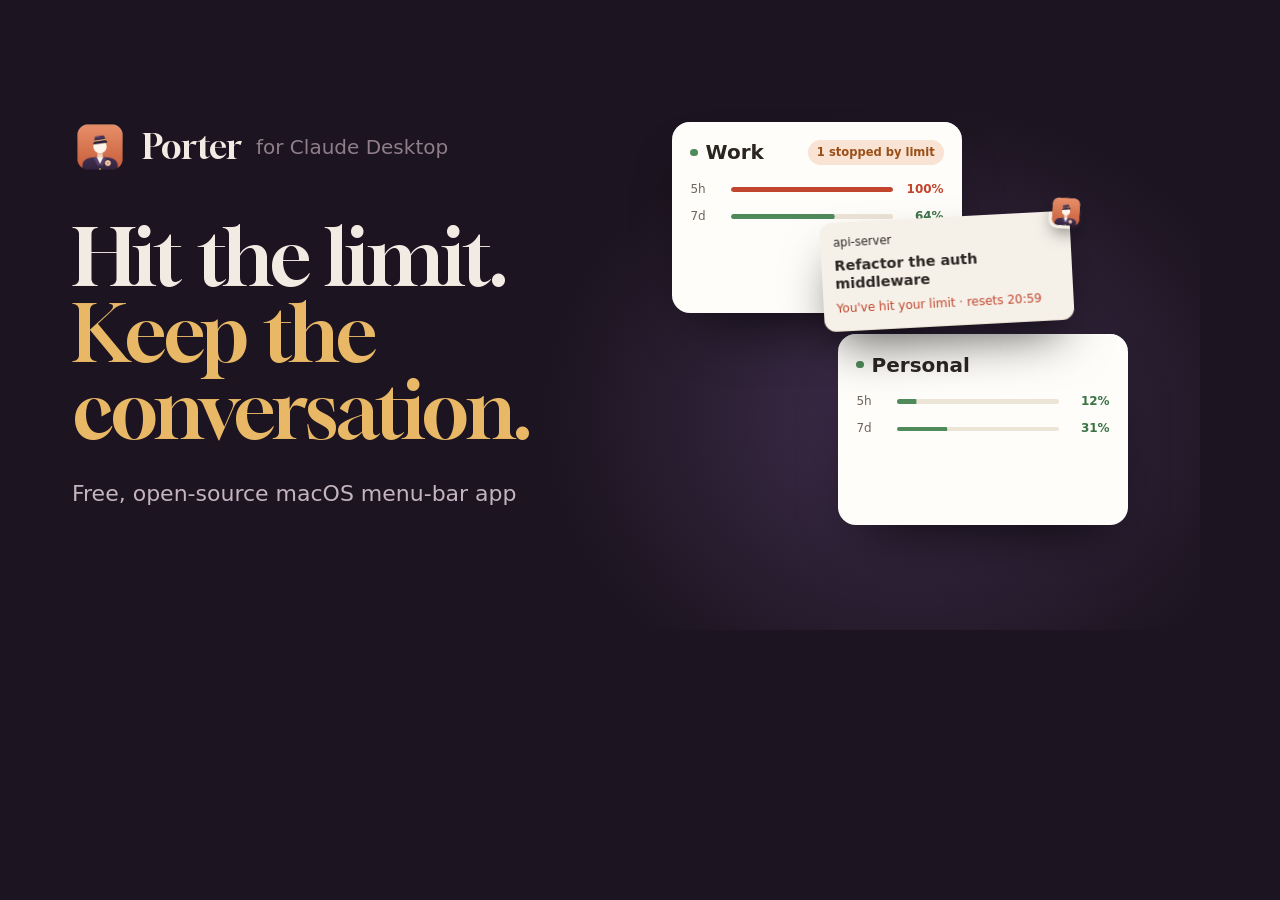
<file: site/og.html>
<!doctype html>
<html><head><meta charset="utf-8">
<link rel="stylesheet" href="../docs/assets/site.css">
<style>
  html, body { margin: 0; width: 1200px; height: 630px; overflow: hidden; }
  body { background: var(--night); display: grid; grid-template-columns: 560px 1fr; align-items: center; padding: 0 72px; gap: 40px; position: relative; }
  body::before { content: ""; position: absolute; inset: 0 -200px -200px 420px; background: radial-gradient(closest-side, rgb(87 64 107 / .6), transparent 75%); }
  .t { position: relative; }
  .brand-og { display: flex; align-items: center; gap: 14px; font: 400 34px/1 var(--display); color: var(--text); }
  .brand-og img { width: 56px; height: 56px; border-radius: 13px; }
  h1 { margin-top: 44px; font: 400 78px/.98 var(--display); letter-spacing: -.025em; color: var(--text); }
  h1 span { display: block; } h1 .accent { color: var(--brass); }
  p { margin-top: 28px; font-size: 22px; color: var(--text-2); }
  .cards { position: relative; height: 420px; }
  .account { width: 290px; }
  .session { width: 250px; }
  .session { transform: translate3d(150px, 112px, 0) rotate(-3deg); --lift: 1; }
  .session-title, .session-top { color: var(--ink); }
</style></head>
<body>
<div class="t">
  <div class="brand-og"><img src="../assets/icon.png" alt=""> Porter <span style="font-size:20px;color:var(--text-3);font-family:var(--sans)">for Claude Desktop</span></div>
  <h1><span>Hit the limit.</span><span class="accent">Keep the conversation.</span></h1>
  <p>Free, open-source macOS menu-bar app</p>
</div>
<div class="cards">
  <article class="account account-a"><header><span class="dot"></span><h3>Work</h3><span class="badge warn">1 stopped by limit</span></header>
    <div class="bars"><div class="bar"><span>5h</span><i style="--v:100" data-tone="red"></i><b>100%</b></div><div class="bar"><span>7d</span><i style="--v:64" data-tone="green"></i><b>64%</b></div></div><div class="slot" style="height:56px"></div></article>
  <article class="account account-b" style="bottom:0"><header><span class="dot"></span><h3>Personal</h3></header>
    <div class="bars"><div class="bar"><span>5h</span><i style="--v:12" data-tone="green"></i><b>12%</b></div><div class="bar"><span>7d</span><i style="--v:31" data-tone="green"></i><b>31%</b></div></div><div class="slot" style="height:56px"></div></article>
  <article class="session"><img class="porter-ride" src="../assets/icon.png" width="34" height="34" alt="">
    <div class="session-top"><span class="session-project">api-server</span></div>
    <p class="session-title">Refactor the auth middleware</p>
    <p class="session-status"><span class="status-error">You've hit your limit · resets 20:59</span></p></article>
</div>
</body></html>
</file>
<file: docs/assets/site.css>
@font-face {
  font-family: "Gloock";
  font-style: normal;
  font-weight: 400;
  font-display: swap;
  src: url("fonts/gloock-latin-ext.woff2") format("woff2");
  unicode-range: U+0100-02BA, U+02BD-02C5, U+02C7-02CC, U+02CE-02D7, U+02DD-02FF, U+0304, U+0308, U+0329, U+1D00-1DBF, U+1E00-1E9F, U+1EF2-1EFF, U+2020, U+20A0-20AB, U+20AD-20C0, U+2113, U+2C60-2C7F, U+A720-A7FF;
}
@font-face {
  font-family: "Gloock";
  font-style: normal;
  font-weight: 400;
  font-display: swap;
  src: url("fonts/gloock-latin.woff2") format("woff2");
  unicode-range: U+0000-00FF, U+0131, U+0152-0153, U+02BB-02BC, U+02C6, U+02DA, U+02DC, U+0304, U+0308, U+0329, U+2000-206F, U+20AC, U+2122, U+2191, U+2193, U+2212, U+2215, U+FEFF, U+FFFD;
}

/* Gloock has no Cyrillic: Russian display text takes Prata, another high-contrast serif. */
@font-face {
  font-family: "Prata";
  font-style: normal;
  font-weight: 400;
  font-display: swap;
  src: url("fonts/prata-cyrillic.woff2") format("woff2");
  unicode-range: U+0301, U+0400-045F, U+0490-0491, U+04B0-04B1, U+2116;
}

:root {
  /* The lobby at night: the porter's uniform, darkened. */
  --night: #1c1420;
  --night-2: #2a1f2e;
  --plum: #34263a;
  --plum-line: #45334b;
  --uniform: #57406b;
  /* The app's paper, lit. */
  --paper: #fffdf9;
  --paper-2: #f5f0e8;
  --paper-line: #e7ddd1;
  --ink: #2b2522;
  --ink-2: #6f645b;
  --ink-3: #776c63;
  /* On the night ground. */
  --text: #f2ebe3;
  --text-2: #c4b4be;
  --text-3: #8f7d8b;
  --terra: #d97757;
  --terra-deep: #c96442;
  --brass: #e8b866;
  --green: #4f8a5b;
  --green-ink: #3b7347;
  --green-l: #7cc08a;
  --orange: #c2711f;
  --red: #c2452d;
  --red-l: #ef7a62;

  --display: "Gloock", "Prata", ui-serif, "New York", Georgia, serif;
  --sans: -apple-system, BlinkMacSystemFont, "SF Pro Text", "Hiragino Sans", "PingFang SC", "Apple SD Gothic Neo", "Segoe UI", system-ui, sans-serif;
  --mono: ui-monospace, "SF Mono", Menlo, Consolas, monospace;

  --gutter: clamp(1rem, 4vw, 3.5rem);
  --max: 76rem;
  --ease: cubic-bezier(.16, 1, .3, 1);
  color-scheme: dark;
}

/* CJK pages take a serif made for their script; anywhere else these faces would set Latin and Cyrillic full-width. */
:root:lang(ja) { --display: "Gloock", "Hiragino Mincho ProN", serif; }
:root:lang(zh-Hans) { --display: "Gloock", "Songti SC", "STSong", serif; }
:root:lang(ko) { --display: "Gloock", "AppleMyungjo", "Nanum Myeongjo", serif; }
:lang(ja) :is(h1, h2, h3, p, li) { word-break: auto-phrase; }
:is(:lang(ja), :lang(zh-Hans), :lang(ko)) .stage > h1 { font-size: clamp(2.3rem, 4.4vw, 4.4rem); line-height: 1.12; }
:is(:lang(zh-Hans), :lang(ko)) .stage > h1 span { white-space: nowrap; }

*, *::before, *::after { box-sizing: border-box; }
html { -webkit-text-size-adjust: 100%; scroll-behavior: smooth; scroll-padding-top: 4rem; }
@media (prefers-reduced-motion: reduce) { html { scroll-behavior: auto; } }
body {
  margin: 0;
  /* A second lamp further down the lobby, so the plum carries past the hero. */
  background:
    radial-gradient(60rem 40rem at 85% 120vh, rgb(87 64 107 / .35), transparent 70%),
    radial-gradient(50rem 36rem at 10% 260vh, rgb(87 64 107 / .22), transparent 70%),
    var(--night);
  color: var(--text);
  font: 400 1.0625rem/1.6 var(--sans);
  -webkit-font-smoothing: antialiased;
  text-rendering: optimizeLegibility;
  overflow-x: clip;
}
::selection { background: var(--brass); color: var(--night); }
:focus-visible { outline: 2px solid var(--brass); outline-offset: 3px; border-radius: 6px; }
html { scrollbar-color: var(--plum-line) var(--night); }
img, svg { display: block; max-width: 100%; }
a { color: inherit; text-underline-offset: .2em; text-decoration-thickness: 1px; }
h1, h2, h3 { margin: 0; font-weight: 400; text-wrap: balance; }
h2 { font: 400 clamp(2.1rem, 4.6vw, 3.6rem)/1.04 var(--display); letter-spacing: -.02em; }
h3 { font: 600 1.25rem/1.3 var(--sans); }
p { margin: 0; text-wrap: pretty; }
code, pre { font-family: var(--mono); font-size: .875em; }

.skip { position: absolute; left: 1rem; top: -3rem; z-index: 50; background: var(--brass); color: var(--night); padding: .5rem .9rem; border-radius: 8px; font-weight: 600; text-decoration: none; }
.skip:focus { top: .75rem; }

/* Menu bar: the strip Porter lives in. */
.menubar {
  position: sticky; top: 0; z-index: 30;
  display: flex; align-items: center; gap: 1.5rem;
  height: 3rem; padding: 0 var(--gutter);
  background: rgb(28 20 32 / .78);
  -webkit-backdrop-filter: saturate(1.4) blur(18px);
  backdrop-filter: saturate(1.4) blur(18px);
  border-bottom: 1px solid rgb(255 255 255 / .06);
  font-size: .875rem;
}
.brand { display: flex; align-items: center; gap: .55rem; text-decoration: none; font: 400 1.25rem/1 var(--display); }
.brand img { border-radius: 7px; }
.menubar-nav { display: flex; gap: 1.4rem; margin-left: 1rem; }
.menubar-nav a, .gh { color: var(--text-2); text-decoration: none; transition: color .2s; }
.menubar-nav a:hover, .gh:hover { color: var(--text); }
.menubar-right { margin-left: auto; display: flex; align-items: center; gap: 1rem; }
/* Porter's own status item, highlighted as when its panel is open. */
.status-item { display: grid; place-items: center; width: 1.9rem; height: 1.45rem; border-radius: 5px; color: var(--text); background: rgb(255 255 255 / .14); }
.clock { color: var(--text-2); font-variant-numeric: tabular-nums; min-width: 2.6rem; text-align: right; }
.langs { position: relative; }
.langs summary { list-style: none; display: flex; align-items: center; gap: .4rem; cursor: pointer; color: var(--text-2); padding: .35rem .55rem; border-radius: 7px; }
.langs summary::-webkit-details-marker { display: none; }
.langs summary:hover, .langs[open] summary { color: var(--text); background: rgb(255 255 255 / .06); }
.langs ul {
  position: absolute; right: 0; top: calc(100% + .4rem); margin: 0; padding: .35rem; list-style: none;
  min-width: 11rem; background: var(--paper); color: var(--ink); border-radius: 12px;
  box-shadow: 0 18px 40px -12px rgb(0 0 0 / .55), 0 2px 6px rgb(0 0 0 / .2);
}
.langs li a { display: block; padding: .45rem .7rem; border-radius: 7px; text-decoration: none; }
.langs li a:hover { background: var(--paper-2); }
.langs li a[aria-current] { color: var(--terra-deep); font-weight: 600; }

/* Buttons */
.button {
  display: inline-flex; align-items: center; gap: .55rem;
  min-height: 3rem; padding: 0 1.35rem; border-radius: 999px;
  font: 600 1rem/1 var(--sans); text-decoration: none; white-space: nowrap;
  transition: transform .25s var(--ease), background-color .2s, box-shadow .25s var(--ease), color .2s;
}
.button.primary { background: var(--terra); color: #1e1210; box-shadow: 0 10px 24px -12px rgb(0 0 0 / .8); }
.button.primary:hover { background: #e3876a; transform: translateY(-1px); box-shadow: 0 16px 30px -12px rgb(0 0 0 / .85); }
.button.primary:active { transform: translateY(0); }
.button.ghost { color: var(--text); box-shadow: inset 0 0 0 1px var(--plum-line); }
.button.ghost:hover { background: rgb(255 255 255 / .05); }
.button.small { min-height: 2.5rem; padding: 0 1.1rem; font-size: .9375rem; }

/* The carry: one sticky stage scrubbed by scroll. */
.carry { position: relative; height: 290vh; }
.stage {
  position: sticky; top: 3rem; height: calc(100vh - 3rem); min-height: 36rem;
  display: grid; grid-template-columns: minmax(0, 5fr) minmax(0, 7fr); grid-template-areas: "title title" "copy deck";
  grid-template-rows: auto auto; align-content: center; align-items: center; column-gap: clamp(1.5rem, 4vw, 4rem); row-gap: clamp(.5rem, 2vh, 1.5rem);
  max-width: calc(var(--max) + 2 * var(--gutter)); margin: 0 auto; padding: 0 var(--gutter);
}
.stage::before {
  /* Lamplight behind the deck. */
  content: ""; position: absolute; inset: 10% -10% 0 35%; z-index: -1; pointer-events: none;
  background: radial-gradient(closest-side, rgb(87 64 107 / .55), transparent 75%);
}
.stage > h1 { grid-area: title; font: 400 clamp(2.9rem, 5.6vw, 5.5rem)/1 var(--display); letter-spacing: -.025em; }
.stage > h1 span { display: block; }
.stage > h1 .accent { color: var(--brass); }
.hero-copy { grid-area: copy; align-self: start; padding-top: 2rem; }
.deck { grid-area: deck; }
.lead { margin-top: 0; max-width: 30rem; font-size: clamp(1.0625rem, 1.3vw, 1.2rem); color: var(--text-2); }
.actions { display: flex; flex-wrap: wrap; gap: .75rem; margin-top: 2rem; }
.meta { margin-top: 1.1rem; font-size: .875rem; color: var(--text-3); }

.deck { position: relative; height: min(30rem, 60vh); min-height: 22rem; }
/* Behind the cards: the route shows where it crosses open space. */
.path { position: absolute; inset: 0; width: 100%; height: 100%; overflow: visible; pointer-events: none; }
.path-track { fill: none; stroke: rgb(232 184 102 / .6); stroke-width: 2; stroke-dasharray: 1 8; stroke-linecap: round; }
.path-ink { fill: none; stroke: var(--brass); stroke-width: 2; stroke-linecap: round; filter: drop-shadow(0 0 6px rgb(232 184 102 / .5)); }

.account {
  position: absolute; width: min(20rem, 47%);
  background: var(--paper); color: var(--ink); border-radius: 18px; padding: 1.1rem 1.15rem 1rem;
  box-shadow: 0 30px 60px -28px rgb(0 0 0 / .8), 0 2px 0 rgb(255 255 255 / .6) inset;
}
.account-a { left: 0; top: 4%; }
.account-b { right: 0; bottom: 14%; }
.account header, .panel-card header { display: flex; align-items: center; gap: .5rem; }
.account .name, .panel-card .name { font: 400 1.35rem/1.1 var(--display); letter-spacing: -.01em; }
.dot { width: .45rem; height: .45rem; border-radius: 50%; background: var(--green); flex: none; }
.badge { display: inline-block; min-width: 0; overflow: hidden; text-overflow: ellipsis; margin-left: auto; padding: .2rem .55rem; border-radius: 999px; font-size: .72rem; font-weight: 600; white-space: nowrap; }
.badge.warn { background: #f8e3d5; color: #9a4f17; }
.account-a .badge { transition: opacity .4s var(--ease), transform .4s var(--ease); }
.carry[data-landed] .account-a .badge { opacity: 0; transform: scale(.9); visibility: hidden; transition: opacity .4s var(--ease), transform .4s var(--ease), visibility 0s .4s; }
.bars { display: grid; gap: .5rem; margin-top: .9rem; }
.bar { display: grid; grid-template-columns: 2rem 1fr 2.6rem; align-items: center; gap: .55rem; font-size: .75rem; }
.bar span { color: var(--ink-2); font-weight: 500; }
.bar b { text-align: right; font-weight: 600; font-variant-numeric: tabular-nums; }
.bar i { position: relative; height: .3rem; border-radius: 999px; background: #ede4d8; overflow: hidden; }
.bar i::after { content: ""; position: absolute; inset: 0; border-radius: inherit; background: var(--tone); transform-origin: left; transform: scaleX(max(.02, calc(var(--v) / 100))); transition: transform .6s var(--ease); }
.bar i[data-tone="green"] { --tone: var(--green); }
.bar i[data-tone="orange"] { --tone: var(--orange); }
.bar i[data-tone="red"] { --tone: var(--red); }
.bar i[data-tone="green"] + b { color: var(--green-ink); }
.bar i[data-tone="orange"] + b { color: var(--orange); }
.bar i[data-tone="red"] + b { color: var(--red); }
/* Room for the session: the empty one is a dashed landing spot. */
.slot { height: 5.4rem; margin-top: .9rem; border-radius: 12px; border: 1.5px dashed transparent; transition: border-color .4s; }
.slot-b { border-color: #e3c58f; }
.carry[data-landed] .slot-b { border-color: transparent; }
.carry[data-lifted] .slot-a, .carry[data-landed] .slot-a { border-color: #e3c58f; }
.account footer { margin-top: .75rem; font-size: .75rem; color: var(--ink-2); }

.session {
  position: absolute; left: 0; top: 0; width: 17rem; z-index: 2;
  background: var(--paper-2); color: var(--ink); border-radius: 12px; padding: .7rem .8rem .75rem;
  box-shadow: 0 1px 0 var(--paper-line), 0 calc(var(--lift, 0) * 26px) calc(10px + var(--lift, 0) * 40px) calc(var(--lift, 0) * -14px) rgb(0 0 0 / .65);
  transform: translate3d(var(--x, 0), var(--y, 0), 0) rotate(var(--r, 0deg)) scale(calc(1 + var(--lift, 0) * .06));
  will-change: transform;
}
.porter-ride {
  position: absolute; right: -.9rem; top: -1rem; border-radius: 9px;
  box-shadow: 0 8px 18px -6px rgb(0 0 0 / .6);
  opacity: var(--lift, 0); transform: translateY(calc((1 - var(--lift, 0)) * 8px)) rotate(calc(var(--lift, 0) * 6deg)) scale(calc(.7 + var(--lift, 0) * .3));
}
.session-top { display: flex; align-items: center; gap: .4rem; color: var(--ink-3); font-size: .72rem; }
.session-title { margin-top: .25rem; font-weight: 600; font-size: .9rem; line-height: 1.3; }
.session-status { position: relative; margin-top: .35rem; font-size: .75rem; min-height: 1.2em; }
.status-error, .status-ok { display: block; transition: opacity .45s var(--ease), filter .45s var(--ease), transform .45s var(--ease); }
.status-error { color: var(--red); }
.status-ok { position: absolute; inset: 0; color: var(--green-ink); opacity: 0; filter: blur(4px); transform: translateY(4px); visibility: hidden; }
.status-ok::before { content: ""; display: inline-block; width: .42rem; height: .42rem; margin-right: .4rem; border-radius: 50%; background: var(--green); vertical-align: .05em; box-shadow: 0 0 0 3px rgb(79 138 91 / .18); }
.carry[data-landed] .status-error { opacity: 0; filter: blur(4px); transform: translateY(-4px); visibility: hidden; transition: opacity .45s var(--ease), filter .45s var(--ease), transform .45s var(--ease), visibility 0s .45s; }
.carry[data-landed] .status-ok { opacity: 1; filter: none; transform: none; visibility: visible; }

.demo-note, .example-note, .ledger figcaption, .window-figure figcaption { font-size: .72rem; color: var(--text-3); }
.demo-note { position: absolute; right: 0; bottom: 0; }
.ledger figcaption { margin-top: .9rem; color: var(--ink-3); }
.window-figure { margin: 0; }
.window-figure figcaption, .example-note { margin-top: .7rem; text-align: right; }
.example-note { grid-column: 2; }
.steps { position: absolute; left: 0; bottom: 0; margin: 0; padding: 0; list-style: none; display: grid; width: 52%; }
.steps li {
  grid-area: 1 / 1; font: 400 clamp(1.05rem, 1.5vw, 1.3rem)/1.3 var(--display); color: var(--text);
  opacity: 0; transform: translateY(.6rem); filter: blur(6px);
  transition: opacity .5s var(--ease), transform .5s var(--ease), filter .5s var(--ease);
}
.carry[data-step="1"] .steps li:nth-child(1),
.carry[data-step="2"] .steps li:nth-child(2),
.carry[data-step="3"] .steps li:nth-child(3) { opacity: 1; transform: none; filter: none; }
.scroll-hint {
  position: absolute; left: 50%; bottom: 1.25rem; translate: -50% 0;
  font-size: .75rem; letter-spacing: .12em; text-transform: uppercase; color: var(--text-3);
  transition: opacity .4s;
}
.scroll-hint::after { content: ""; display: block; width: 1px; height: 1.6rem; margin: .5rem auto 0; background: linear-gradient(var(--text-3), transparent); animation: drip 1.8s var(--ease) infinite; }
@keyframes drip { from { transform: scaleY(0); transform-origin: top; } 60% { transform: scaleY(1); transform-origin: top; } to { transform: scaleY(0); transform-origin: bottom; } }
.carry[data-scrolled] .scroll-hint { opacity: 0; }

/* Sections share one rhythm. */
.how, .profiles, .usage, .window, .cli, .install, .close {
  max-width: calc(var(--max) + 2 * var(--gutter)); margin: 0 auto; padding: clamp(5rem, 11vw, 9rem) var(--gutter) 0;
}
.how { display: grid; grid-template-columns: minmax(0, 5fr) minmax(0, 7fr); gap: 2rem clamp(2rem, 5vw, 5rem); align-items: start; }
.how-copy p, .profiles-copy p, .usage-copy p, .window-copy li, .cli-copy p { color: var(--text-2); max-width: 34rem; }
.how-copy p, .profiles-copy p, .usage-copy p, .cli-copy p { margin-top: 1.3rem; }
.ledger {
  margin: 0; padding: clamp(1.25rem, 3vw, 2rem); border-radius: 22px;
  background: var(--paper); color: var(--ink);
  box-shadow: 0 40px 80px -40px rgb(0 0 0 / .9);
}
.ledger-lists { display: grid; grid-template-columns: 1fr 3.5rem 1fr; align-items: center; }
.ledger-label { font-size: .75rem; font-weight: 600; color: var(--ink-2); }
.ledger-list > code { display: block; margin-top: .2rem; color: var(--ink-3); font-size: .72rem; overflow-wrap: anywhere; }
.ledger ul { list-style: none; margin: .7rem 0 0; padding: 0; display: grid; gap: .35rem; }
.ledger li code { display: block; padding: .45rem .6rem; border-radius: 8px; background: var(--paper-2); font-size: .78rem; box-shadow: inset 0 0 0 1px var(--paper-line); }
.ledger .moving code { background: #fbe9e1; color: #a9502f; box-shadow: inset 0 0 0 1px #f0c8b6; }
.ledger .landing code { background: #e6f1e7; color: #2f6339; box-shadow: inset 0 0 0 1px #c3dcc7; }
.ledger-arrow { color: var(--terra-deep); padding: 0 .4rem; }
.ledger-arrow svg { width: 100%; height: 1.5rem; }
.ledger-shelf {
  margin-top: 1.4rem; padding: 1rem 1.1rem; border-radius: 14px;
  background: var(--ink); color: var(--paper);
  display: grid; gap: .25rem;
}
.ledger-shelf .ledger-label { color: var(--brass); }
.ledger-shelf code { font-size: .8rem; overflow-wrap: anywhere; }
.ledger-shelf span { font-size: .8rem; color: #c9bdb2; }
.how-notes { grid-column: 2; margin: 0; padding: 0; list-style: none; display: grid; grid-template-columns: 1fr 1fr; gap: 1.5rem; color: var(--text-2); font-size: .9375rem; }
.how-notes li { padding-top: 1rem; border-top: 1px solid var(--plum-line); }

/* Profiles: three Claude Desktops fanned like windows on a desk. */
.profiles { display: grid; grid-template-columns: minmax(0, 6fr) minmax(0, 6fr); gap: clamp(2rem, 5vw, 5rem); align-items: center; }
.profiles .aside { font-size: .9375rem; color: var(--text-3); }
.windows { position: relative; height: clamp(18rem, 32vw, 24rem); }
.win {
  position: absolute; width: 68%; height: 72%; border-radius: 14px; overflow: hidden;
  background: var(--paper); box-shadow: 0 30px 60px -24px rgb(0 0 0 / .85);
}
.w1 { left: 0; top: 0; transform: rotate(-3deg); }
.w2 { left: 27%; top: 14%; transform: rotate(1.5deg); z-index: 1; }
.w3 { right: 0; bottom: 0; transform: rotate(-1deg); z-index: 2; }
.win-bar { display: flex; align-items: center; gap: .35rem; height: 2.1rem; padding: 0 .8rem; background: var(--paper-2); border-bottom: 1px solid var(--paper-line); }
.win-bar i { width: .65rem; height: .65rem; border-radius: 50%; background: #e2d6c9; }
.win-bar i:first-child { background: #ec6a5e; } .win-bar i:nth-child(2) { background: #f4bf4f; } .win-bar i:nth-child(3) { background: #61c554; }
.win-bar span { margin-left: .6rem; font: 400 1rem/1 var(--display); color: var(--ink); }
.win-body { display: grid; grid-template-columns: 34% 1fr; height: calc(100% - 2.1rem); }
.win-body aside { padding: .8rem .7rem; background: var(--paper-2); border-right: 1px solid var(--paper-line); }
.w-acc { font-size: .62rem; color: var(--ink-2); overflow: hidden; text-overflow: ellipsis; white-space: nowrap; }
.w-bar { display: grid; grid-template-columns: 1fr auto; align-items: center; gap: .4rem; margin-top: .5rem; font-size: .62rem; }
.w-bar i { position: relative; height: .25rem; border-radius: 999px; background: #ede4d8; overflow: hidden; }
.w-bar i::after { content: ""; position: absolute; inset: 0; border-radius: inherit; background: var(--tone); transform-origin: left; transform: scaleX(calc(var(--v) / 100)); }
.w-bar i[data-tone="green"] { --tone: var(--green); } .w-bar i[data-tone="red"] { --tone: var(--red); }
.w-bar i[data-tone="green"] + b { color: var(--green-ink); } .w-bar i[data-tone="red"] + b { color: var(--red); }
.win ul { list-style: none; margin: 0; padding: .55rem; display: grid; gap: .35rem; align-content: start; }
.win li { display: grid; grid-template-columns: auto minmax(0, 1fr) auto; align-items: center; gap: .45rem; padding: .45rem .5rem; border-radius: 8px; background: var(--paper-2); font-size: .7rem; color: var(--ink); }
.s-title { overflow: hidden; text-overflow: ellipsis; white-space: nowrap; font-weight: 500; }
.s-dot { width: .4rem; height: .4rem; border-radius: 50%; background: var(--green); }
.s-dot.stop { background: var(--red); }
.pill { padding: .1rem .4rem; border-radius: 999px; font-size: .6rem; font-weight: 600; white-space: nowrap; background: #e6f1e7; color: #2f6339; }
.pill.stop { background: #f8e3d5; color: #9a4f17; }

/* Usage: the menu-bar panel, at its real size. */
.usage { display: grid; grid-template-columns: minmax(0, 5fr) minmax(0, 6fr); gap: clamp(2rem, 6vw, 6rem); align-items: center; }
.usage-copy h3 { margin-top: 2.2rem; font: 400 1.6rem/1.15 var(--display); color: var(--brass); }
.usage-copy h3 + p { margin-top: .8rem; }
.panel {
  position: relative; display: grid; gap: .7rem; padding: .8rem; max-width: 24rem; justify-self: center; width: 100%;
  background: var(--paper-2); border-radius: 20px;
  box-shadow: 0 50px 90px -40px rgb(0 0 0 / .95), 0 0 0 1px rgb(255 255 255 / .5) inset;
}
.panel::before { content: ""; position: absolute; top: -.55rem; left: 50%; translate: -50% 0; border: .6rem solid transparent; border-top: 0; border-bottom-color: var(--paper-2); }
.panel-card { background: var(--paper); color: var(--ink); border-radius: 14px; padding: .95rem 1rem .85rem; box-shadow: inset 0 0 0 1px var(--paper-line); }
.panel-card .mail { margin-top: .15rem; font-size: .78rem; color: var(--ink-2); }
.bars.wide .bar { grid-template-columns: 2.6rem 1fr 2.4rem 5.4rem; }
.bars.wide time { font-size: .7rem; color: var(--ink-3); text-align: right; font-variant-numeric: tabular-nums; white-space: nowrap; }
.panel-card footer { display: flex; align-items: center; gap: .5rem; margin-top: .85rem; font-size: .75rem; color: var(--ink-2); }
.panel-card footer .badge { margin-left: 0; }
.panel-move, .panel-link { display: inline-flex; align-items: center; gap: .3rem; margin-left: auto; color: #a9502f; font-weight: 600; font-size: .75rem; }
.example { font-size: .7rem; color: var(--ink-3); text-align: center; }

/* The main window illustration. */
.window { display: grid; grid-template-columns: minmax(0, 4fr) minmax(0, 8fr); gap: clamp(2rem, 5vw, 4rem); align-items: center; }
.window-copy ul { margin: 1.5rem 0 0; padding: 0; list-style: none; display: grid; gap: .85rem; }
.window-copy li { position: relative; padding-left: 1.4rem; }
.window-copy li::before { content: ""; position: absolute; left: 0; top: .62em; width: .5rem; height: .5rem; border-radius: 2px; background: var(--brass); transform: rotate(45deg); }
.window-shot { width: 100%; height: auto; border-radius: 16px; box-shadow: 0 50px 90px -40px rgb(0 0 0 / .95); }

/* Command line */
.cli { display: grid; grid-template-columns: minmax(0, 4fr) minmax(0, 8fr); gap: clamp(2rem, 5vw, 4rem); align-items: center; }
.terminal {
  margin: 0; padding: 1.3rem 1.4rem; border-radius: 16px; overflow-x: auto;
  background: #120c11; color: var(--text); line-height: 1.9; font-size: .85rem;
  box-shadow: inset 0 0 0 1px var(--plum-line);
}
.terminal .prompt { color: var(--brass); }
.terminal .line { display: block; padding-left: 1.2em; text-indent: -1.2em; }
.terminal .nw { white-space: nowrap; }
.terminal .arg-path { overflow-wrap: anywhere; }
.terminal .c { color: var(--text-3); }

/* Install */
.install h2 { max-width: 40rem; }
.install-steps { margin: 2.5rem 0 0; padding: 0; list-style: none; display: grid; grid-template-columns: repeat(3, minmax(0, 1fr)); gap: 1rem; counter-reset: step; }
.install-steps li {
  counter-increment: step; position: relative; display: flex; flex-direction: column; align-items: flex-start; gap: .7rem;
  padding: 1.5rem 1.4rem; border-radius: 18px; background: var(--night-2); box-shadow: inset 0 0 0 1px var(--plum-line);
}
.install-steps li::before { content: counter(step); font: 400 2.4rem/1 var(--display); color: var(--brass); }
.install-steps p { color: var(--text-2); font-size: .9375rem; }
.cmd { display: flex; align-items: stretch; width: 100%; border-radius: 10px; background: #120c11; box-shadow: inset 0 0 0 1px var(--plum-line); overflow: hidden; }
.cmd code { flex: 1; padding: .6rem .75rem; font-size: .72rem; line-height: 1.5; overflow-wrap: anywhere; color: var(--text); }
.copy { flex: none; border: 0; border-left: 1px solid var(--plum-line); background: transparent; color: var(--brass); font: 600 .78rem var(--sans); padding: 0 .85rem; cursor: pointer; }
.copy:hover { background: rgb(232 184 102 / .08); }
.honest { margin-top: 3rem; padding: 1.6rem 0 0; border-top: 1px solid var(--plum-line); display: grid; grid-template-columns: minmax(0, 3fr) minmax(0, 9fr); gap: 1.5rem; }
.honest h3 { font: 400 1.6rem/1.1 var(--display); }
.honest ul { margin: 0; padding: 0; list-style: none; display: grid; grid-template-columns: repeat(3, minmax(0, 1fr)); gap: 1.5rem; color: var(--text-2); font-size: .9375rem; }

/* Close */
.close { display: flex; flex-direction: column; align-items: center; text-align: center; padding-bottom: clamp(5rem, 10vw, 8rem); }
.close img { border-radius: 26px; box-shadow: 0 30px 60px -20px rgb(0 0 0 / .8); }
.close h2 { margin: 1.8rem 0 2rem; font-size: clamp(2.4rem, 6vw, 4.8rem); max-width: 14ch; }

.foot { border-top: 1px solid var(--plum-line); padding: 2rem var(--gutter) 2.5rem; display: flex; flex-wrap: wrap; justify-content: space-between; gap: 1rem 2rem; font-size: .8125rem; color: var(--text-3); }
.foot nav { display: flex; flex-wrap: wrap; gap: 1.4rem; }
.foot a { color: var(--text-2); text-decoration: none; }
.foot a:hover { color: var(--text); }

/* Narrow screens: the carry runs top to bottom. */
@media (max-width: 860px) {
  .menubar-nav { display: none; }
  .langs summary span { display: none; }
  .carry { height: 240vh; }
  .stage { grid-template-columns: 1fr; align-content: start; gap: 1.2rem; padding-top: 1.5rem; min-height: 0; }
  .stage { grid-template-areas: "title" "copy" "deck"; grid-template-rows: none; }
  .stage > h1 { font-size: clamp(2.3rem, 10.5vw, 3.4rem); }
  .hero-copy { padding-top: 0; }
  .demo-note { display: none; }
  .example-note { grid-column: 1; }
  .terminal { white-space: normal; font-size: .78rem; }
  .terminal .line + .line { margin-top: .35rem; }
  .terminal .c { display: block; padding-left: 1.1rem; }
  .lead { margin-top: .9rem; font-size: 1rem; }
  .actions { margin-top: 1.2rem; }
  .actions .ghost { display: none; }
  .meta { margin-top: .7rem; font-size: .8rem; }
  .deck { height: 25rem; }
  .account { width: 66%; padding: .8rem .85rem .7rem; border-radius: 14px; }
  .account-a { top: 0; }
  .account-b { top: auto; bottom: 2.4rem; }
  .account .name { font-size: 1.1rem; }
  .account .bars { margin-top: .55rem; gap: .35rem; }
  .account .bar:nth-child(2), .account footer { display: none; }
  .slot { height: 4.2rem; margin-top: .55rem; }
  .session { width: 13.5rem; padding: .55rem .65rem .6rem; }
  .session-title { font-size: .82rem; }
  .steps { width: 100%; }
  .steps li { font-size: 1.05rem; }
  .scroll-hint { display: none; }
  .how, .profiles, .usage, .window, .cli { grid-template-columns: 1fr; }
  .how-notes { grid-column: 1; grid-template-columns: 1fr; }
  .ledger-lists { grid-template-columns: 1fr; gap: .6rem; }
  .ledger-arrow { transform: rotate(90deg); width: 3rem; justify-self: center; }
  .usage .panel { order: 2; }
  .install-steps, .honest, .honest ul { grid-template-columns: 1fr; }
}
@media (max-width: 860px) and (max-height: 700px) {
  .lead { display: none; }
}

/* No scrubbed motion: the carry shows where it ends. */
@media (prefers-reduced-motion: reduce) {
  .carry { height: auto; }
  .stage { position: relative; top: 0; height: auto; min-height: 0; padding-block: 3rem; }
  .scroll-hint { display: none; }
  .scroll-hint::after { animation: none; }
}
</file>
